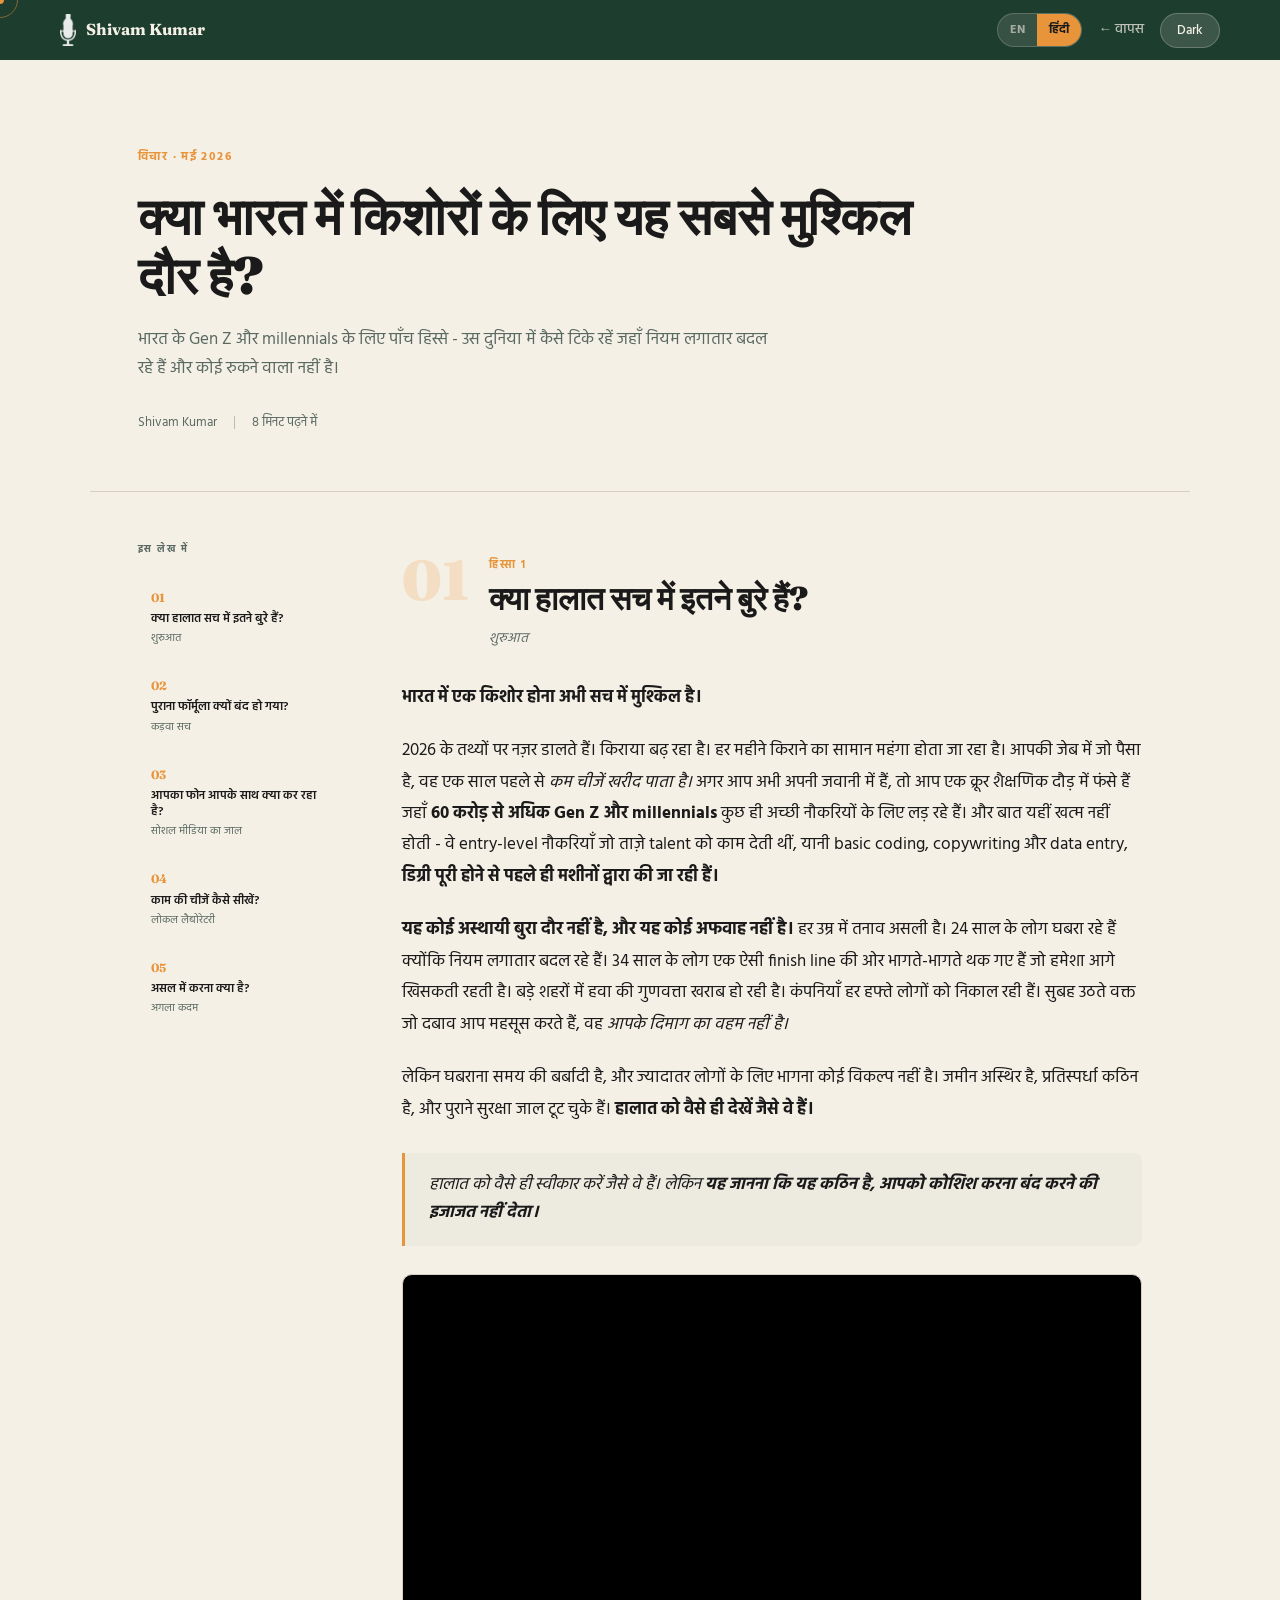
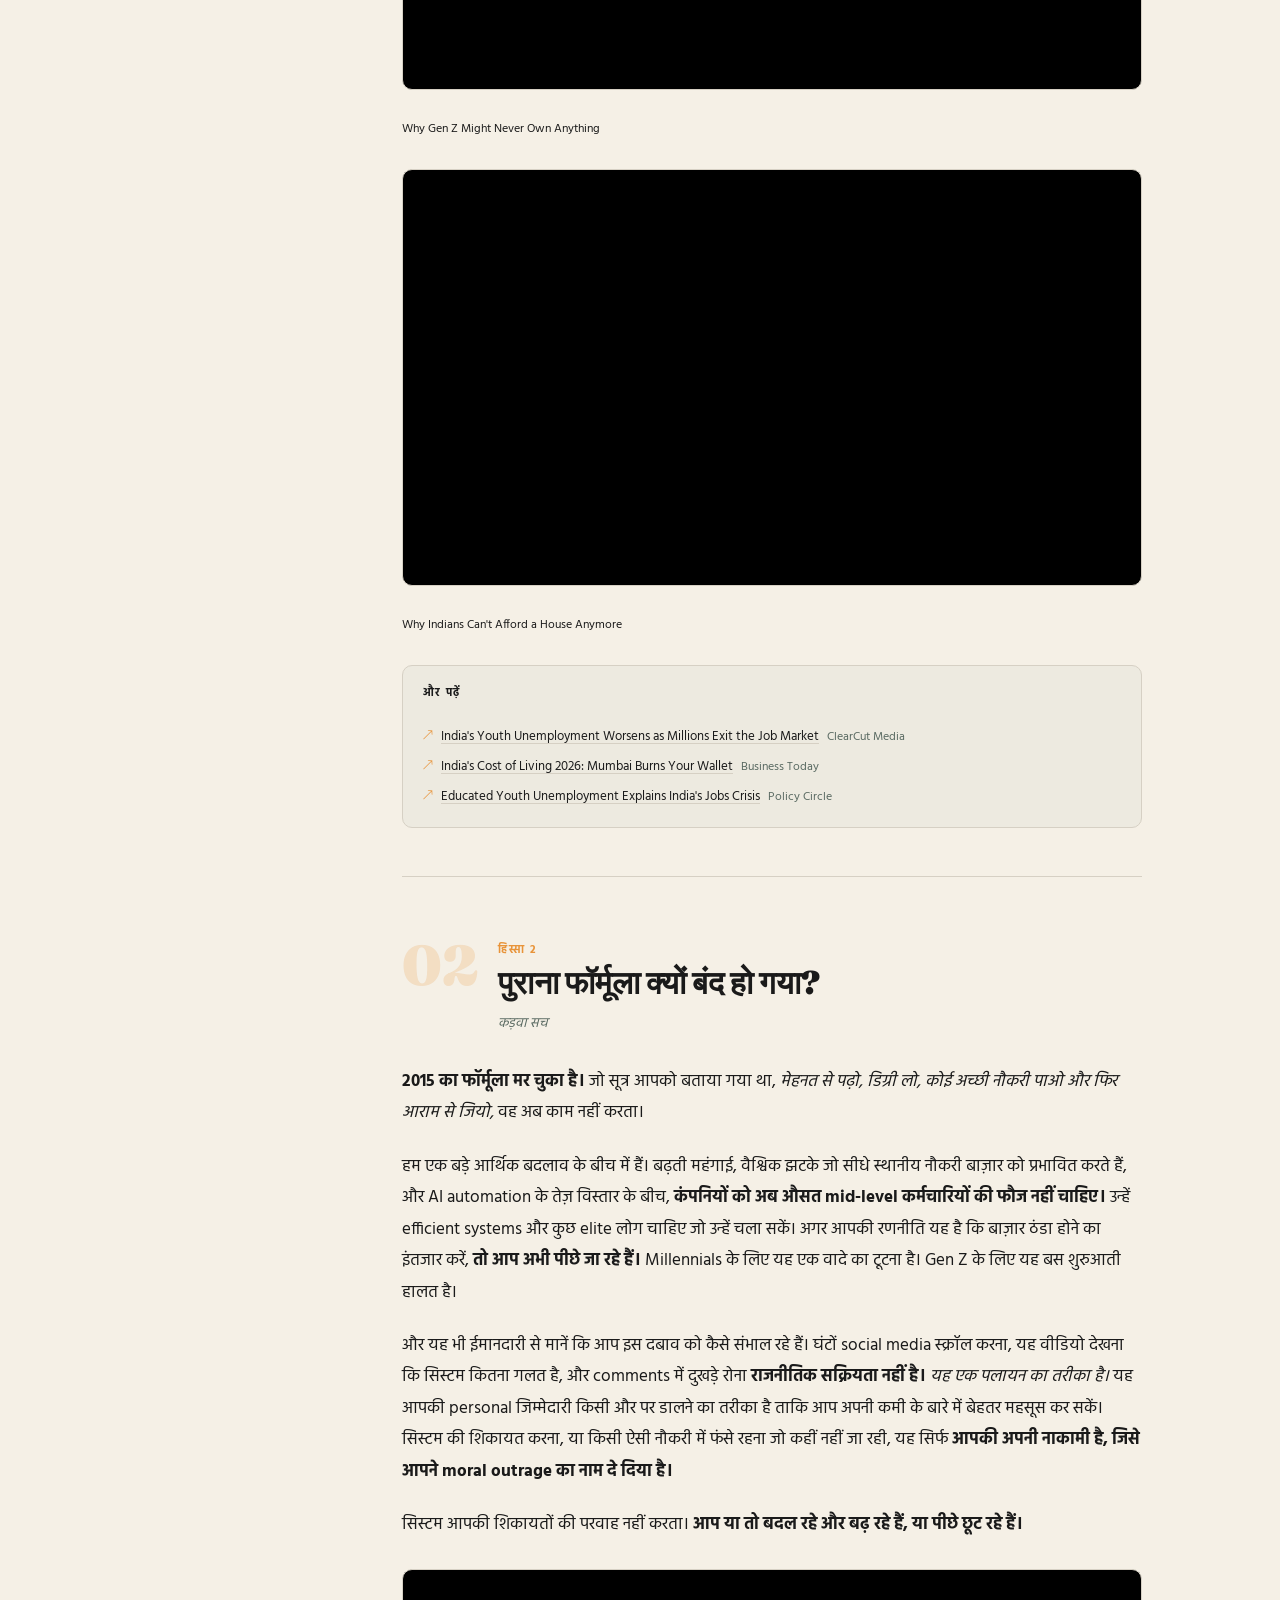
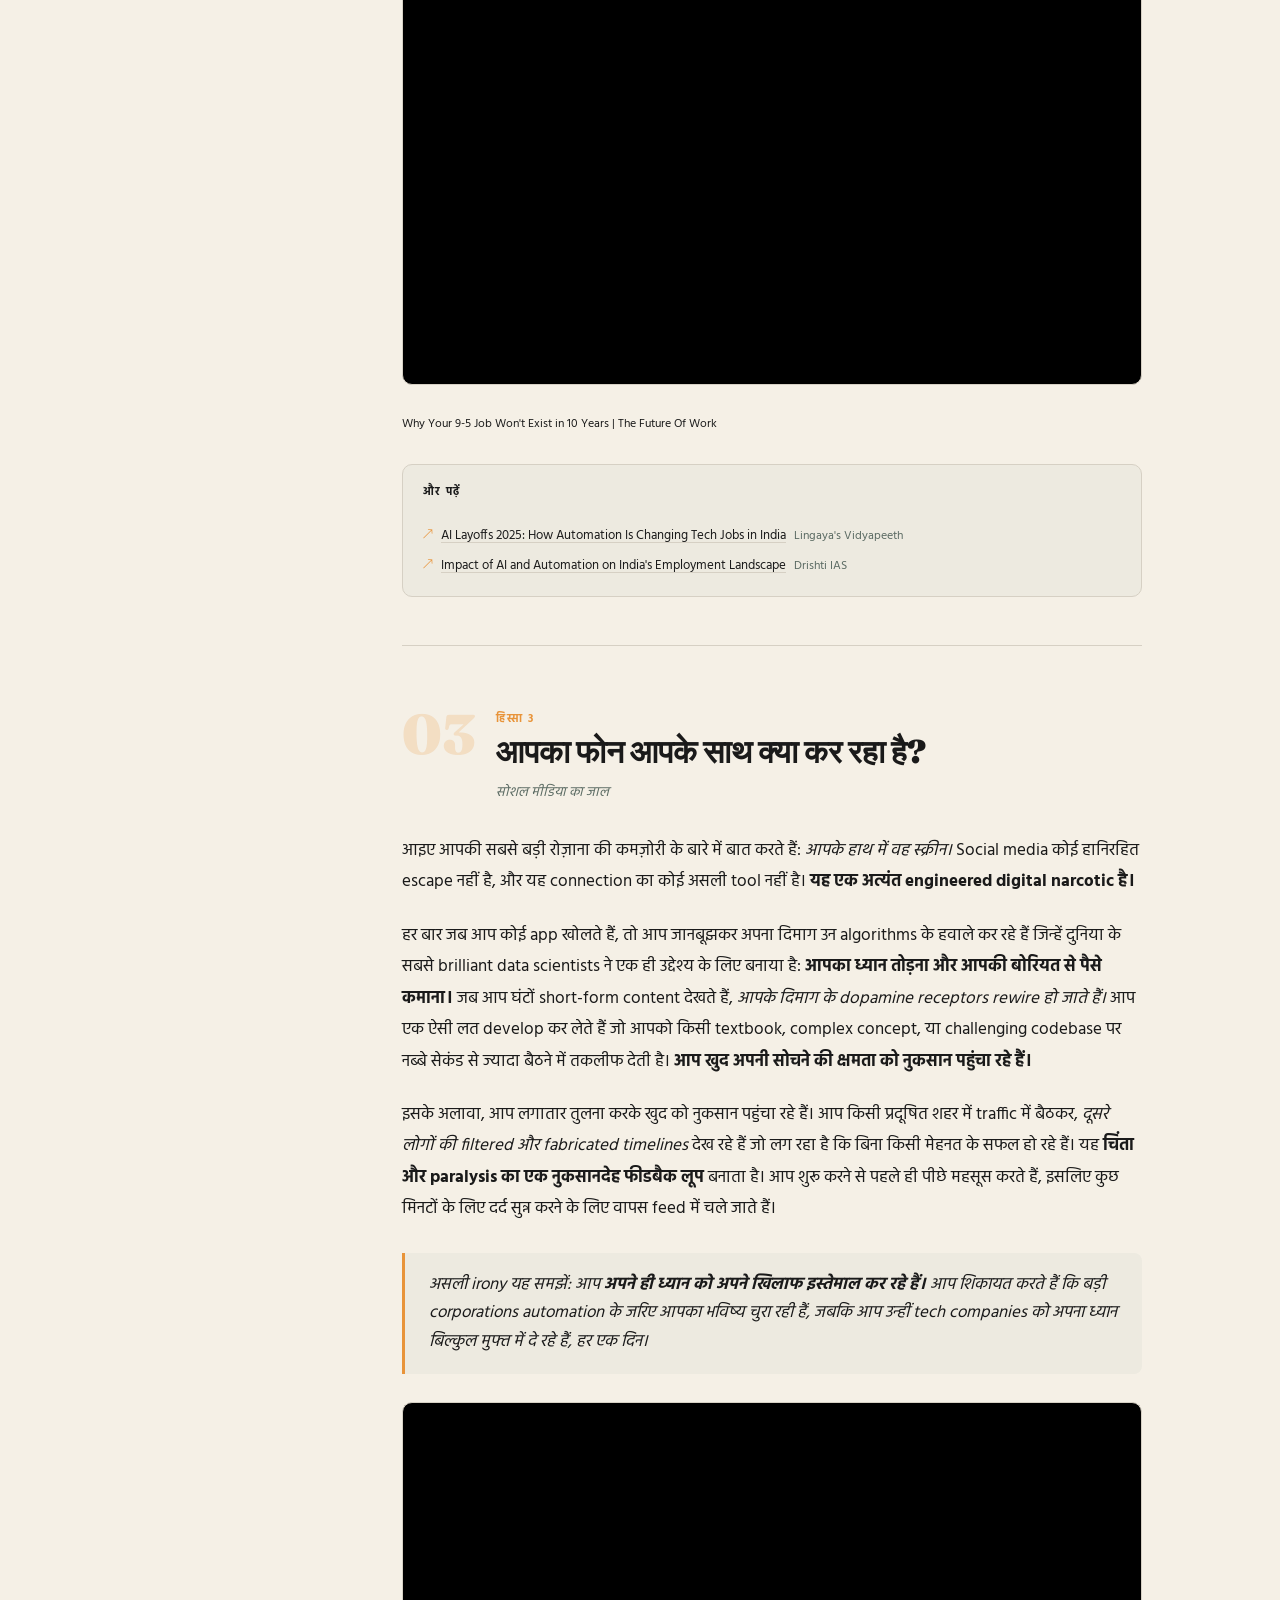
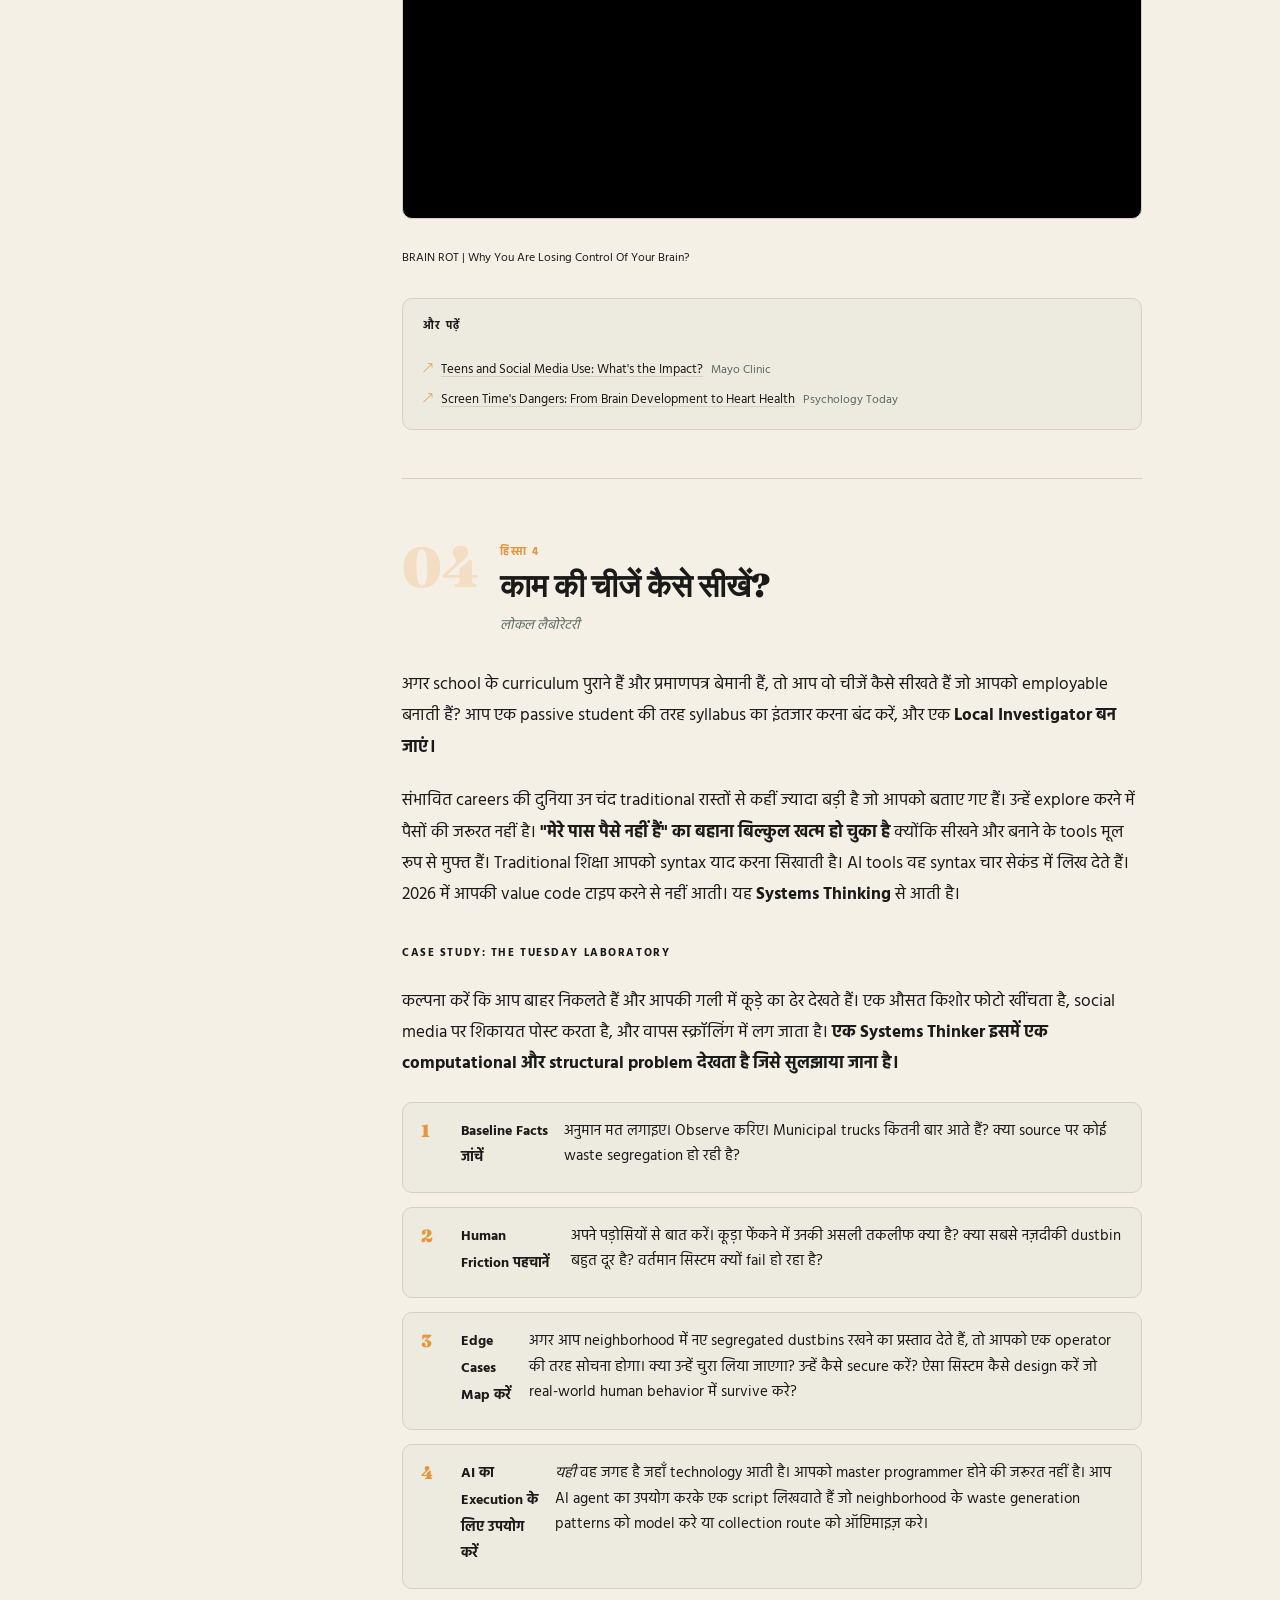
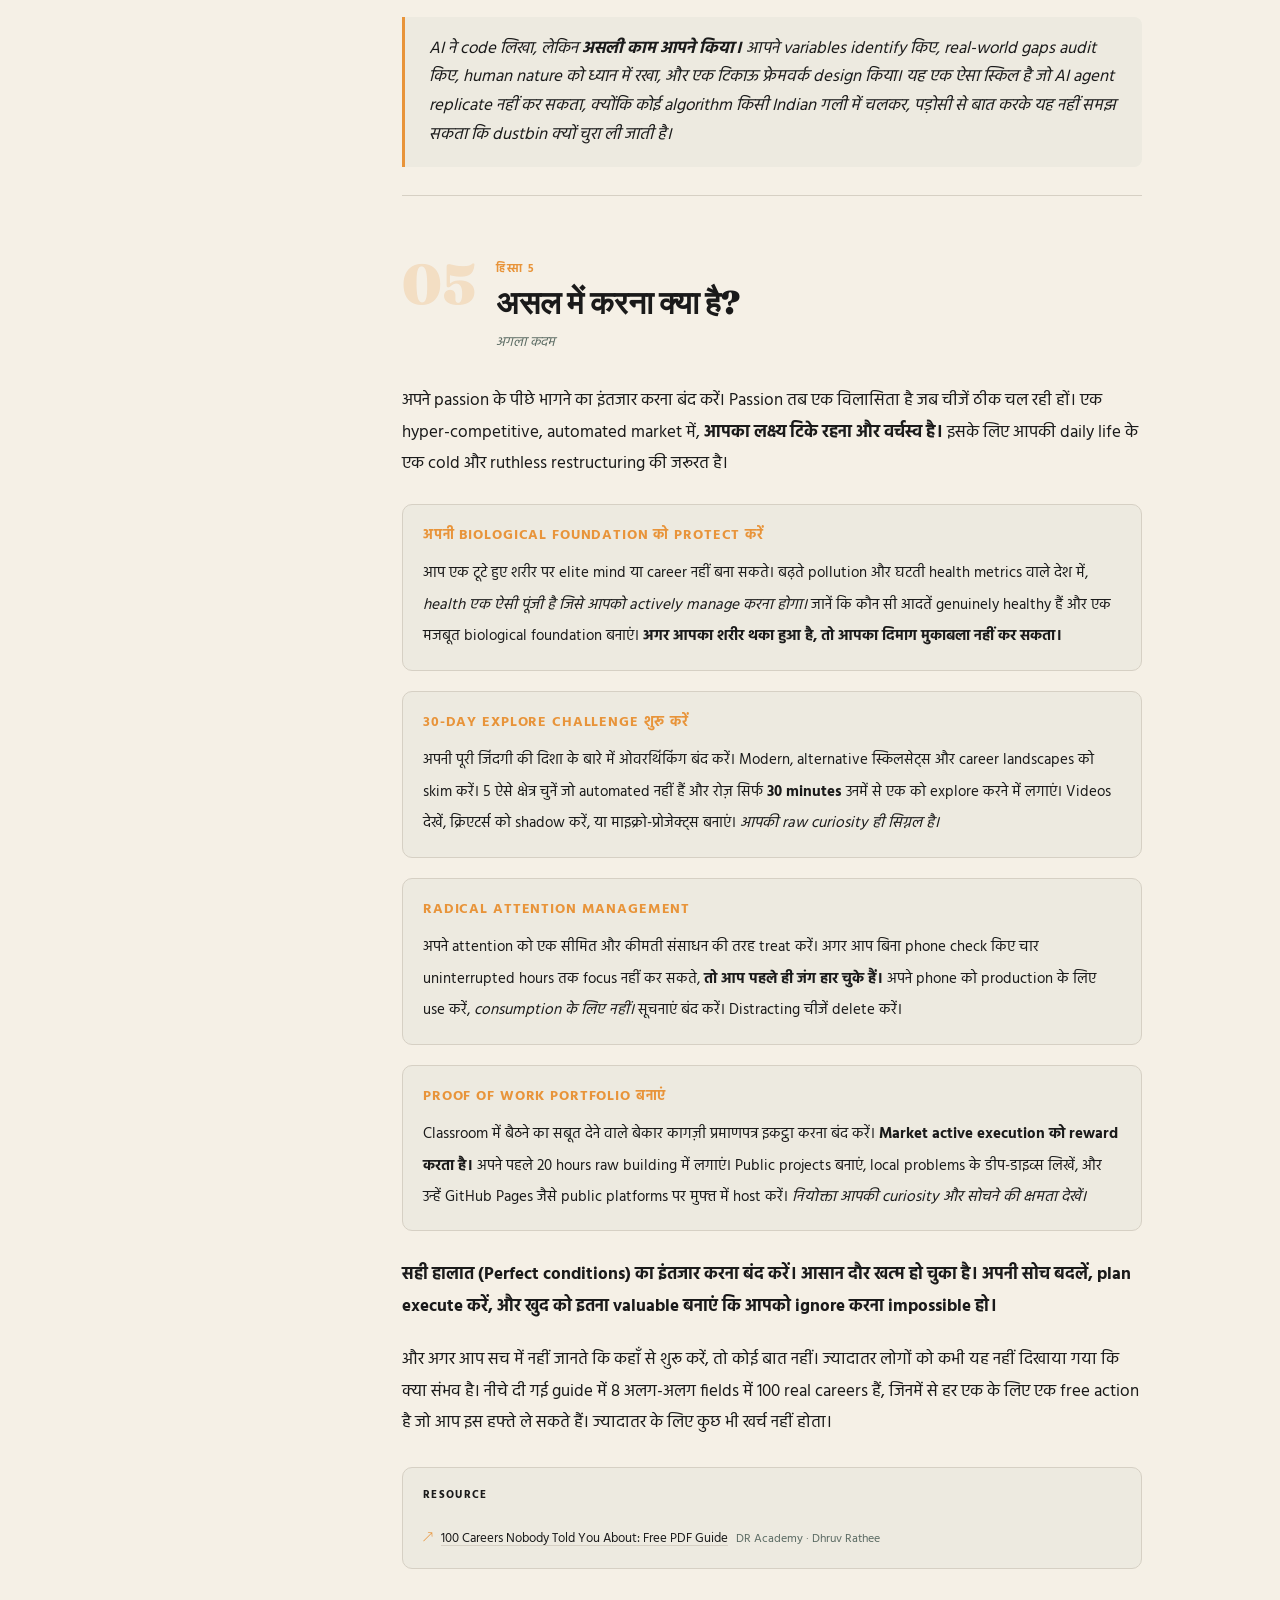
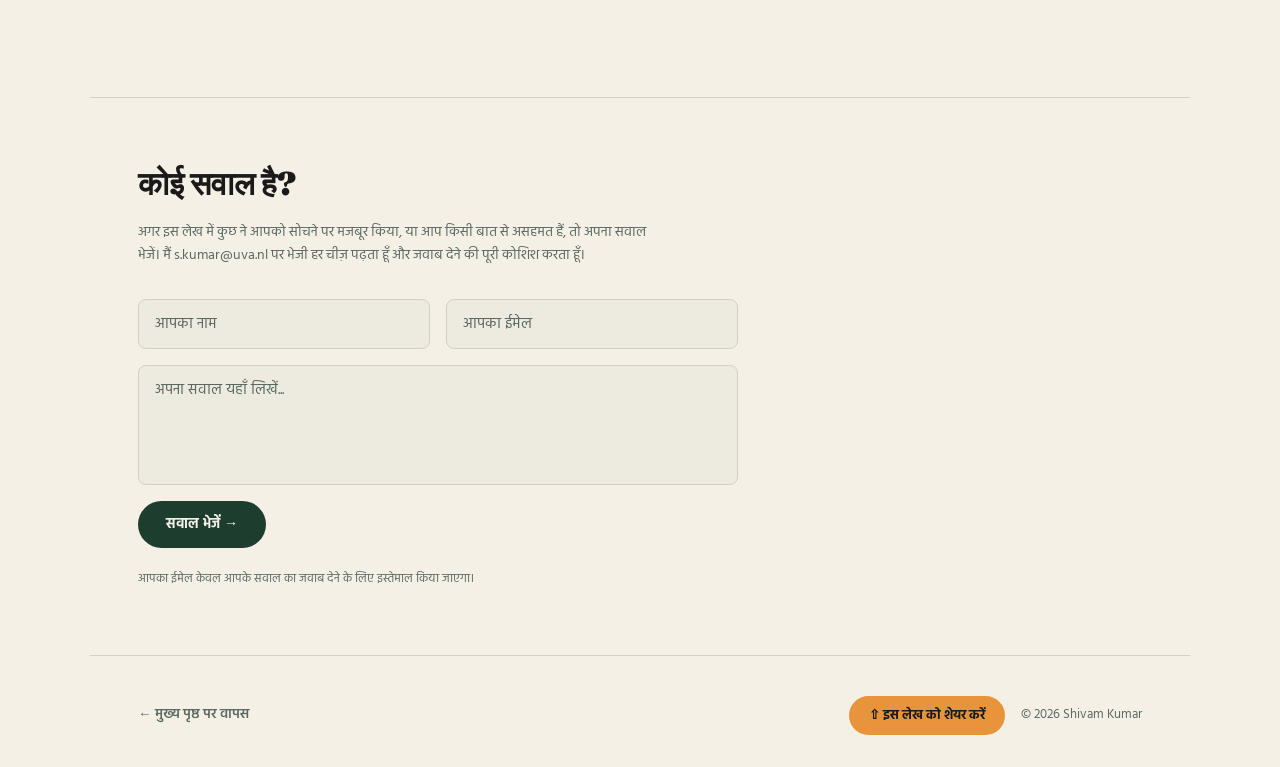
<file: battlefield-brief-hi.html>
<!DOCTYPE html>
<html lang="hi" data-theme="light">
<head>
  <meta charset="utf-8">
  <meta name="viewport" content="width=device-width, initial-scale=1">
  <link rel="icon" type="image/png" href="assets/img/logo.png">
  <title>क्या भारत में किशोरों के लिए यह सबसे मुश्किल दौर है? | Shivam Kumar</title>
  <meta name="description" content="भारत के Gen Z और millennials के लिए पाँच हिस्से - उस दुनिया में कैसे टिके रहें जहाँ नियम लगातार बदल रहे हैं।">
  <link rel="preconnect" href="https://fonts.googleapis.com">
  <link rel="preconnect" href="https://fonts.gstatic.com" crossorigin>
  <link href="https://fonts.googleapis.com/css2?family=Fraunces:ital,opsz,wght@0,9..144,400;0,9..144,700;0,9..144,900;1,9..144,700&family=Hind:wght@400;500;600;700&family=Open+Sans:wght@400;500;600;700&display=swap" rel="stylesheet">
  <script>
    (function() {
      var saved = localStorage.getItem('theme');
      var prefersDark = window.matchMedia('(prefers-color-scheme: dark)').matches;
      if (saved === 'dark' || (!saved && prefersDark)) {
        document.documentElement.setAttribute('data-theme', 'dark');
      }
    })();
  </script>
  <style>
    *, *::before, *::after { box-sizing: border-box; margin: 0; padding: 0; }

    :root {
      --green:   #1D3D2F;
      --cream:   #F5F0E6;
      --light:   #F5F0E6;
      --amber:   #E8943A;
      --text:    #1A1A1A;
      --muted:   #5A6A62;
      --card-bg: #EDEAE0;
      --border:  #D6D0C4;
    }
    [data-theme="dark"] {
      --green:   #0D2019;
      --cream:   #111815;
      --light:   #F0EBE0;
      --amber:   #E8943A;
      --text:    #E0DBD0;
      --muted:   #8A9E94;
      --card-bg: #1A2820;
      --border:  #2A3D32;
    }

    html { scroll-behavior: smooth; }

    @media (pointer: fine)  { * { cursor: none !important; } }
    @media (pointer: coarse) { #cursor-dot, #cursor-ring { display: none !important; } }

    #cursor-dot {
      position: fixed; width: 8px; height: 8px;
      background: var(--amber); border-radius: 50%;
      pointer-events: none; z-index: 9999;
      transform: translate(-50%,-50%);
      transition: width .2s, height .2s;
    }
    #cursor-ring {
      position: fixed; width: 36px; height: 36px;
      border: 1.5px solid var(--amber); border-radius: 50%;
      pointer-events: none; z-index: 9998;
      transform: translate(-50%,-50%); opacity: .5;
      transition: width .3s cubic-bezier(.22,1,.36,1),
                  height .3s cubic-bezier(.22,1,.36,1), opacity .3s;
    }

    body {
      font-family: 'Hind', 'Open Sans', sans-serif;
      background: var(--cream);
      color: var(--text);
      font-size: 17px;
      line-height: 1.85;
      transition: background 0.2s, color 0.2s;
    }

    a { color: inherit; text-decoration: none; }

    #read-progress {
      position: fixed; top: 0; left: 0;
      height: 3px; width: 0%;
      background: var(--amber); z-index: 9999;
      transition: width 0.1s linear;
    }

    nav {
      background: var(--green);
      padding: 0 60px;
      display: flex; align-items: center; justify-content: space-between;
      height: 60px; position: sticky; top: 0; z-index: 100;
    }
    .nav-logo { display: flex; align-items: center; gap: 10px; text-decoration: none; }
    .nav-logo img { height: 32px; width: auto; filter: brightness(0) invert(1); opacity: 0.9; }
    .nav-logo span {
      font-family: 'Fraunces', serif; font-weight: 700;
      font-size: 1rem; color: var(--light);
    }
    .nav-right { display: flex; align-items: center; gap: 16px; }
    .nav-back { font-size: 0.85rem; font-weight: 500; color: rgba(240,235,224,0.75); }
    .nav-back:hover { color: var(--light); }
    .lang-switch {
      display: flex; align-items: center; gap: 0;
      background: rgba(240,235,224,0.12);
      border: 1px solid rgba(240,235,224,0.2);
      border-radius: 100px; overflow: hidden;
    }
    .lang-switch a {
      padding: 5px 12px; font-size: 0.75rem; font-weight: 700;
      color: rgba(240,235,224,0.6); text-decoration: none;
      transition: background 0.2s, color 0.2s;
    }
    .lang-switch a.active {
      background: var(--amber); color: #1a1a1a;
    }
    .lang-switch a:not(.active):hover { color: var(--light); }
    #theme-toggle {
      background: rgba(240,235,224,0.15);
      border: 1px solid rgba(240,235,224,0.25);
      border-radius: 100px; padding: 6px 16px; cursor: pointer;
      font-size: 0.8rem; font-weight: 500; color: var(--light); font-family: inherit;
    }
    #theme-toggle:hover { background: rgba(240,235,224,0.25); }

    .article-hero {
      max-width: 1100px; margin: 0 auto;
      padding: 80px 48px 56px;
      border-bottom: 1px solid var(--border);
    }
    .article-tag {
      display: inline-block; font-size: 0.72rem; font-weight: 700;
      text-transform: uppercase; letter-spacing: 0.12em;
      color: var(--amber); margin-bottom: 20px;
    }
    .article-hero h1 {
      font-family: 'Fraunces', serif;
      font-size: clamp(2rem, 5vw, 3.2rem);
      font-weight: 900; line-height: 1.15;
      color: var(--text); margin-bottom: 20px; max-width: 820px;
    }
    .article-hero .lead {
      font-size: 1.05rem; color: var(--muted);
      line-height: 1.7; max-width: 640px; margin-bottom: 28px;
    }
    .article-byline {
      font-size: 0.82rem; color: var(--muted);
      display: flex; align-items: center; gap: 16px;
    }
    .article-byline .sep { opacity: 0.4; }

    .page-layout {
      max-width: 1100px; margin: 0 auto;
      padding: 0 48px 80px;
      display: grid; grid-template-columns: 200px 1fr;
      gap: 64px; align-items: start;
    }

    .sidebar { position: sticky; top: 80px; padding-top: 48px; }
    .sidebar-label {
      font-size: 0.65rem; font-weight: 700;
      text-transform: uppercase; letter-spacing: 0.14em;
      color: var(--muted); margin-bottom: 16px;
    }
    .sidebar-nav { list-style: none; display: flex; flex-direction: column; gap: 4px; }
    .sidebar-nav a {
      display: flex; flex-direction: column;
      padding: 10px 12px; border-radius: 8px;
      border: 1px solid transparent;
      transition: background 0.2s, border-color 0.2s;
    }
    .sidebar-nav a:hover { background: var(--card-bg); border-color: var(--border); }
    .sidebar-nav a.active { background: var(--card-bg); border-color: var(--amber); }
    .sidebar-nav .s-num {
      font-family: 'Fraunces', serif; font-size: 0.75rem;
      font-weight: 700; color: var(--amber); margin-bottom: 2px;
    }
    .sidebar-nav .s-title { font-size: 0.78rem; font-weight: 600; color: var(--text); line-height: 1.3; }
    .sidebar-nav .s-sub { font-size: 0.68rem; color: var(--muted); margin-top: 2px; }

    .article-content { min-width: 0; }

    .division { padding: 56px 0 0; border-bottom: 1px solid var(--border); }
    .division:last-child { border-bottom: none; }
    .division-header { display: flex; align-items: flex-start; gap: 20px; margin-bottom: 28px; }
    .division-num {
      font-family: 'Fraunces', serif; font-size: 3.5rem;
      font-weight: 900; line-height: 1; color: var(--amber);
      opacity: 0.2; flex-shrink: 0; margin-top: 4px; user-select: none;
    }
    .division-titles { flex: 1; }
    .division-label {
      font-size: 0.7rem; font-weight: 700; text-transform: uppercase;
      letter-spacing: 0.14em; color: var(--amber); margin-bottom: 6px;
    }
    .division h2 {
      font-family: 'Fraunces', serif;
      font-size: clamp(1.4rem, 3vw, 2rem);
      font-weight: 900; line-height: 1.2;
      color: var(--text); margin-bottom: 4px;
    }
    .division-sub { font-size: 0.85rem; color: var(--muted); font-style: italic; }
    .division p { margin-bottom: 22px; color: var(--text); }
    .division p:last-child { margin-bottom: 52px; }

    .callout {
      border-left: 3px solid var(--amber);
      padding: 18px 24px; background: var(--card-bg);
      border-radius: 0 8px 8px 0; margin: 28px 0;
      font-size: 1.05rem; font-style: italic;
      color: var(--text); line-height: 1.7;
    }

    .action-list {
      list-style: none; margin: 24px 0 28px;
      display: flex; flex-direction: column; gap: 20px;
    }
    .action-list li {
      padding: 18px 20px; background: var(--card-bg);
      border-radius: 10px; border: 1px solid var(--border);
    }
    .action-list .action-title {
      font-weight: 700; color: var(--amber); display: block;
      margin-bottom: 8px; font-size: 0.9rem;
      text-transform: uppercase; letter-spacing: 0.06em;
    }
    .action-list .action-body { color: var(--text); font-size: 0.96rem; line-height: 1.75; }

    .case-study-label {
      font-size: 0.7rem; font-weight: 700; text-transform: uppercase;
      letter-spacing: 0.14em; color: var(--amber); margin: 32px 0 12px;
    }
    .case-list {
      list-style: none; counter-reset: case-counter;
      display: flex; flex-direction: column; gap: 14px; margin: 0 0 28px;
    }
    .case-list li {
      counter-increment: case-counter;
      display: flex; gap: 16px; align-items: flex-start;
      padding: 16px 18px; background: var(--card-bg);
      border-radius: 10px; border: 1px solid var(--border);
    }
    .case-list li::before {
      content: counter(case-counter);
      font-family: 'Fraunces', serif; font-weight: 900;
      font-size: 1.1rem; color: var(--amber);
      flex-shrink: 0; min-width: 24px; line-height: 1.4;
    }
    .case-list .case-title { font-weight: 700; font-size: 0.9rem; display: block; margin-bottom: 4px; color: var(--text); }
    .case-list .case-body { font-size: 0.93rem; color: var(--text); line-height: 1.7; }

    .further-reading {
      margin: 28px 0 48px; padding: 18px 20px;
      background: var(--card-bg); border-radius: 10px; border: 1px solid var(--border);
    }
    .further-reading-label {
      font-size: 0.68rem; font-weight: 700; text-transform: uppercase;
      letter-spacing: 0.12em; color: var(--amber); margin-bottom: 12px;
    }
    .further-reading ul { list-style: none; display: flex; flex-direction: column; gap: 8px; }
    .further-reading li { display: flex; align-items: baseline; gap: 8px; font-size: 0.84rem; }
    .further-reading li::before { content: "↗"; color: var(--amber); flex-shrink: 0; font-size: 0.75rem; }
    .further-reading a {
      color: var(--text); text-decoration: underline;
      text-decoration-color: var(--border); text-underline-offset: 3px;
      transition: color 0.2s, text-decoration-color 0.2s; line-height: 1.4;
    }
    .further-reading a:hover { color: var(--amber); text-decoration-color: var(--amber); }
    .further-reading .source { font-size: 0.72rem; color: var(--muted); flex-shrink: 0; }

    .video-wrap {
      margin: 28px 0; border-radius: 10px; overflow: hidden;
      border: 1px solid var(--border); aspect-ratio: 16/9; background: #000;
    }
    .video-wrap iframe { width: 100%; height: 100%; border: none; display: block; }
    .video-caption { font-size: 0.78rem; color: var(--muted); margin-top: 8px; margin-bottom: 28px; }

    .question-section {
      max-width: 1100px; margin: 0 auto;
      padding: 56px 48px 64px; border-top: 1px solid var(--border);
    }
    .question-section h3 {
      font-family: 'Fraunces', serif;
      font-size: clamp(1.4rem, 3vw, 2rem);
      font-weight: 900; color: var(--text); margin-bottom: 8px;
    }
    .question-section .q-sub {
      font-size: 0.9rem; color: var(--muted);
      margin-bottom: 32px; max-width: 520px; line-height: 1.6;
    }
    .question-form { display: flex; flex-direction: column; gap: 16px; max-width: 600px; }
    .form-row { display: grid; grid-template-columns: 1fr 1fr; gap: 16px; }
    .question-form input, .question-form textarea {
      width: 100%; background: var(--card-bg);
      border: 1px solid var(--border); border-radius: 8px;
      padding: 12px 16px; font-family: inherit; font-size: 0.92rem;
      color: var(--text); transition: border-color 0.2s; resize: none;
    }
    .question-form input:focus, .question-form textarea:focus { outline: none; border-color: var(--amber); }
    .question-form input::placeholder, .question-form textarea::placeholder { color: var(--muted); }
    .question-form textarea { min-height: 120px; }
    .form-submit {
      display: inline-flex; align-items: center; gap: 8px;
      background: var(--green); color: var(--light);
      border: none; border-radius: 100px; padding: 12px 28px;
      font-size: 0.88rem; font-weight: 700; font-family: inherit;
      cursor: pointer; transition: opacity 0.2s, transform 0.15s; align-self: flex-start;
    }
    .form-submit:hover { opacity: 0.85; transform: translateY(-1px); }
    .form-note { font-size: 0.75rem; color: var(--muted); margin-top: 4px; }

    .share-btn {
      display: flex; align-items: center; gap: 7px;
      background: var(--amber); color: #1a1a1a;
      border: none; border-radius: 100px; padding: 9px 20px;
      font-size: 0.82rem; font-weight: 700; font-family: inherit;
      cursor: pointer; transition: opacity 0.2s, transform 0.15s;
    }
    .share-btn:hover { opacity: 0.88; transform: translateY(-1px); }
    .share-btn.copied { background: var(--green); color: var(--light); }

    .article-close {
      max-width: 1100px; margin: 0 auto; padding: 40px 48px 32px;
      border-top: 1px solid var(--border);
      display: flex; align-items: center; justify-content: space-between;
      gap: 20px; flex-wrap: wrap;
    }
    .close-back { font-size: 0.85rem; font-weight: 600; color: var(--muted); transition: color 0.2s; }
    .close-back:hover { color: var(--amber); }

    @media (max-width: 900px) {
      .page-layout { grid-template-columns: 1fr; gap: 0; padding-left: 24px; padding-right: 24px; }
      .sidebar { display: none; }
      nav { padding: 0 20px; }
      .article-hero { padding-left: 24px; padding-right: 24px; padding-top: 52px; }
      .question-section { padding: 40px 20px 56px; }
      .form-row { grid-template-columns: 1fr; }
      .article-close { padding-left: 24px; padding-right: 24px; flex-direction: column; }
    }
  </style>
</head>
<body>

  <div id="read-progress"></div>
  <div id="cursor-dot"></div>
  <div id="cursor-ring"></div>

  <nav>
    <a href="index.html" class="nav-logo">
      <img src="assets/img/logo.png" alt="Water Bottle">
      <span>Shivam Kumar</span>
    </a>
    <div class="nav-right">
      <div class="lang-switch">
        <a href="battlefield-brief.html">EN</a>
        <a href="battlefield-brief-hi.html" class="active">हिंदी</a>
      </div>
      <a href="index.html" class="nav-back">&larr; वापस</a>
      <button id="theme-toggle">Dark</button>
    </div>
  </nav>

  <header class="article-hero">
    <span class="article-tag">विचार &middot; मई 2026</span>
    <h1>क्या भारत में किशोरों के लिए यह सबसे मुश्किल दौर है?</h1>
    <p class="lead">भारत के Gen Z और millennials के लिए पाँच हिस्से - उस दुनिया में कैसे टिके रहें जहाँ नियम लगातार बदल रहे हैं और कोई रुकने वाला नहीं है।</p>
    <div class="article-byline">
      <span>Shivam Kumar</span>
      <span class="sep">|</span>
      <span>8 मिनट पढ़ने में</span>
    </div>
  </header>

  <div class="page-layout">

    <aside class="sidebar">
      <p class="sidebar-label">इस लेख में</p>
      <ul class="sidebar-nav">
        <li>
          <a href="#div1" class="active">
            <span class="s-num">01</span>
            <span class="s-title">क्या हालात सच में इतने बुरे हैं?</span>
            <span class="s-sub">शुरुआत</span>
          </a>
        </li>
        <li>
          <a href="#div2">
            <span class="s-num">02</span>
            <span class="s-title">पुराना फॉर्मूला क्यों बंद हो गया?</span>
            <span class="s-sub">कड़वा सच</span>
          </a>
        </li>
        <li>
          <a href="#div3">
            <span class="s-num">03</span>
            <span class="s-title">आपका फोन आपके साथ क्या कर रहा है?</span>
            <span class="s-sub">सोशल मीडिया का जाल</span>
          </a>
        </li>
        <li>
          <a href="#div4">
            <span class="s-num">04</span>
            <span class="s-title">काम की चीजें कैसे सीखें?</span>
            <span class="s-sub">लोकल लैबोरेटरी</span>
          </a>
        </li>
        <li>
          <a href="#div5">
            <span class="s-num">05</span>
            <span class="s-title">असल में करना क्या है?</span>
            <span class="s-sub">अगला कदम</span>
          </a>
        </li>
      </ul>
    </aside>

    <main class="article-content">

      <!-- DIVISION 1 -->
      <div class="division" id="div1">
        <div class="division-header">
          <span class="division-num">01</span>
          <div class="division-titles">
            <span class="division-label">हिस्सा 1</span>
            <h2>क्या हालात सच में इतने बुरे हैं?</h2>
            <span class="division-sub">शुरुआत</span>
          </div>
        </div>

        <p><strong>भारत में एक किशोर होना अभी सच में मुश्किल है।</strong></p>

        <p>2026 के तथ्यों पर नज़र डालते हैं। किराया बढ़ रहा है। हर महीने किराने का सामान महंगा होता जा रहा है। आपकी जेब में जो पैसा है, वह एक साल पहले से <em>कम चीजें खरीद पाता है।</em> अगर आप अभी अपनी जवानी में हैं, तो आप एक क्रूर शैक्षणिक दौड़ में फंसे हैं जहाँ <strong>60 करोड़ से अधिक Gen Z और millennials</strong> कुछ ही अच्छी नौकरियों के लिए लड़ रहे हैं। और बात यहीं खत्म नहीं होती - वे entry-level नौकरियाँ जो ताज़े talent को काम देती थीं, यानी basic coding, copywriting और data entry, <strong>डिग्री पूरी होने से पहले ही मशीनों द्वारा की जा रही हैं।</strong></p>

        <p><strong>यह कोई अस्थायी बुरा दौर नहीं है, और यह कोई अफवाह नहीं है।</strong> हर उम्र में तनाव असली है। 24 साल के लोग घबरा रहे हैं क्योंकि नियम लगातार बदल रहे हैं। 34 साल के लोग एक ऐसी finish line की ओर भागते-भागते थक गए हैं जो हमेशा आगे खिसकती रहती है। बड़े शहरों में हवा की गुणवत्ता खराब हो रही है। कंपनियाँ हर हफ्ते लोगों को निकाल रही हैं। सुबह उठते वक्त जो दबाव आप महसूस करते हैं, वह <em>आपके दिमाग का वहम नहीं है।</em></p>

        <p>लेकिन घबराना समय की बर्बादी है, और ज्यादातर लोगों के लिए भागना कोई विकल्प नहीं है। जमीन अस्थिर है, प्रतिस्पर्धा कठिन है, और पुराने सुरक्षा जाल टूट चुके हैं। <strong>हालात को वैसे ही देखें जैसे वे हैं।</strong></p>

        <div class="callout">
          हालात को वैसे ही स्वीकार करें जैसे वे हैं। लेकिन <strong>यह जानना कि यह कठिन है, आपको कोशिश करना बंद करने की इजाजत नहीं देता।</strong>
        </div>

        <div class="video-wrap">
          <iframe src="https://www.youtube.com/embed/IpvBrSsKoAY" title="Why Gen Z Might Never Own Anything" allowfullscreen></iframe>
        </div>
        <p class="video-caption">Why Gen Z Might Never Own Anything</p>
        <div class="video-wrap">
          <iframe src="https://www.youtube.com/embed/pCs-VQ6J87M" title="Why Indians Can't Afford a House Anymore" allowfullscreen></iframe>
        </div>
        <p class="video-caption">Why Indians Can't Afford a House Anymore</p>
        <div class="further-reading">
          <p class="further-reading-label">और पढ़ें</p>
          <ul>
            <li>
              <a href="https://clearcutmedia.co.in/india-youth-unemployment-discouraged-workers/" target="_blank" rel="noopener">India's Youth Unemployment Worsens as Millions Exit the Job Market</a>
              <span class="source">ClearCut Media</span>
            </li>
            <li>
              <a href="https://www.businesstoday.in/latest/trends/story/indias-cost-of-living-2026-with-rs-27k-monthly-base-rent-for-singles-mumbai-burns-your-wallet-kolkata-lets-you-breathe-521293-2026-03-19" target="_blank" rel="noopener">India's Cost of Living 2026: Mumbai Burns Your Wallet</a>
              <span class="source">Business Today</span>
            </li>
            <li>
              <a href="https://www.policycircle.org/society/educated-youth-unemployment/" target="_blank" rel="noopener">Educated Youth Unemployment Explains India's Jobs Crisis</a>
              <span class="source">Policy Circle</span>
            </li>
          </ul>
        </div>
      </div>

      <!-- DIVISION 2 -->
      <div class="division" id="div2">
        <div class="division-header">
          <span class="division-num">02</span>
          <div class="division-titles">
            <span class="division-label">हिस्सा 2</span>
            <h2>पुराना फॉर्मूला क्यों बंद हो गया?</h2>
            <span class="division-sub">कड़वा सच</span>
          </div>
        </div>

        <p><strong>2015 का फॉर्मूला मर चुका है।</strong> जो सूत्र आपको बताया गया था, <em>मेहनत से पढ़ो, डिग्री लो, कोई अच्छी नौकरी पाओ और फिर आराम से जियो,</em> वह अब काम नहीं करता।</p>

        <p>हम एक बड़े आर्थिक बदलाव के बीच में हैं। बढ़ती महंगाई, वैश्विक झटके जो सीधे स्थानीय नौकरी बाज़ार को प्रभावित करते हैं, और AI automation के तेज़ विस्तार के बीच, <strong>कंपनियों को अब औसत mid-level कर्मचारियों की फौज नहीं चाहिए।</strong> उन्हें efficient systems और कुछ elite लोग चाहिए जो उन्हें चला सकें। अगर आपकी रणनीति यह है कि बाज़ार ठंडा होने का इंतजार करें, <strong>तो आप अभी पीछे जा रहे हैं।</strong> Millennials के लिए यह एक वादे का टूटना है। Gen Z के लिए यह बस शुरुआती हालत है।</p>

        <p>और यह भी ईमानदारी से मानें कि आप इस दबाव को कैसे संभाल रहे हैं। घंटों social media स्क्रॉल करना, यह वीडियो देखना कि सिस्टम कितना गलत है, और comments में दुखड़े रोना <strong>राजनीतिक सक्रियता नहीं है।</strong> <em>यह एक पलायन का तरीका है।</em> यह आपकी personal जिम्मेदारी किसी और पर डालने का तरीका है ताकि आप अपनी कमी के बारे में बेहतर महसूस कर सकें। सिस्टम की शिकायत करना, या किसी ऐसी नौकरी में फंसे रहना जो कहीं नहीं जा रही, यह सिर्फ <strong>आपकी अपनी नाकामी है, जिसे आपने moral outrage का नाम दे दिया है।</strong></p>

        <p>सिस्टम आपकी शिकायतों की परवाह नहीं करता। <strong>आप या तो बदल रहे और बढ़ रहे हैं, या पीछे छूट रहे हैं।</strong></p>

        <div class="video-wrap">
          <iframe src="https://www.youtube.com/embed/PLSDUsi4vY8" title="Why Your 9-5 Job Won't Exist in 10 Years" allowfullscreen></iframe>
        </div>
        <p class="video-caption">Why Your 9-5 Job Won't Exist in 10 Years | The Future Of Work</p>
        <div class="further-reading">
          <p class="further-reading-label">और पढ़ें</p>
          <ul>
            <li>
              <a href="https://www.lingayasvidyapeeth.edu.in/ai-layoffs-in-india/" target="_blank" rel="noopener">AI Layoffs 2025: How Automation Is Changing Tech Jobs in India</a>
              <span class="source">Lingaya's Vidyapeeth</span>
            </li>
            <li>
              <a href="https://www.drishtiias.com/blog/impact-of-ai-and-automation-on-indias-employment-landscape" target="_blank" rel="noopener">Impact of AI and Automation on India's Employment Landscape</a>
              <span class="source">Drishti IAS</span>
            </li>
          </ul>
        </div>
      </div>

      <!-- DIVISION 3 -->
      <div class="division" id="div3">
        <div class="division-header">
          <span class="division-num">03</span>
          <div class="division-titles">
            <span class="division-label">हिस्सा 3</span>
            <h2>आपका फोन आपके साथ क्या कर रहा है?</h2>
            <span class="division-sub">सोशल मीडिया का जाल</span>
          </div>
        </div>

        <p>आइए आपकी सबसे बड़ी रोज़ाना की कमज़ोरी के बारे में बात करते हैं: <em>आपके हाथ में वह स्क्रीन।</em> Social media कोई हानिरहित escape नहीं है, और यह connection का कोई असली tool नहीं है। <strong>यह एक अत्यंत engineered digital narcotic है।</strong></p>

        <p>हर बार जब आप कोई app खोलते हैं, तो आप जानबूझकर अपना दिमाग उन algorithms के हवाले कर रहे हैं जिन्हें दुनिया के सबसे brilliant data scientists ने एक ही उद्देश्य के लिए बनाया है: <strong>आपका ध्यान तोड़ना और आपकी बोरियत से पैसे कमाना।</strong> जब आप घंटों short-form content देखते हैं, <em>आपके दिमाग के dopamine receptors rewire हो जाते हैं।</em> आप एक ऐसी लत develop कर लेते हैं जो आपको किसी textbook, complex concept, या challenging codebase पर नब्बे सेकंड से ज्यादा बैठने में तकलीफ देती है। <strong>आप खुद अपनी सोचने की क्षमता को नुकसान पहुंचा रहे हैं।</strong></p>

        <p>इसके अलावा, आप लगातार तुलना करके खुद को नुकसान पहुंचा रहे हैं। आप किसी प्रदूषित शहर में traffic में बैठकर, <em>दूसरे लोगों की filtered और fabricated timelines</em> देख रहे हैं जो लग रहा है कि बिना किसी मेहनत के सफल हो रहे हैं। यह <strong>चिंता और paralysis का एक नुकसानदेह फीडबैक लूप</strong> बनाता है। आप शुरू करने से पहले ही पीछे महसूस करते हैं, इसलिए कुछ मिनटों के लिए दर्द सुन्न करने के लिए वापस feed में चले जाते हैं।</p>

        <div class="callout">
          असली irony यह समझें: आप <strong>अपने ही ध्यान को अपने खिलाफ इस्तेमाल कर रहे हैं।</strong> आप शिकायत करते हैं कि बड़ी corporations automation के जरिए आपका भविष्य चुरा रही हैं, जबकि आप उन्हीं tech companies को अपना ध्यान बिल्कुल मुफ्त में दे रहे हैं, हर एक दिन।
        </div>

        <div class="video-wrap">
          <iframe src="https://www.youtube.com/embed/H86iO0mtsDI" title="BRAIN ROT | Why You Are Losing Control Of Your Brain?" allowfullscreen></iframe>
        </div>
        <p class="video-caption">BRAIN ROT | Why You Are Losing Control Of Your Brain?</p>
        <div class="further-reading">
          <p class="further-reading-label">और पढ़ें</p>
          <ul>
            <li>
              <a href="https://www.mayoclinic.org/healthy-lifestyle/tween-and-teen-health/in-depth/teens-and-social-media-use/art-20474437" target="_blank" rel="noopener">Teens and Social Media Use: What's the Impact?</a>
              <span class="source">Mayo Clinic</span>
            </li>
            <li>
              <a href="https://www.psychologytoday.com/us/blog/the-age-of-overindulgence/202509/screen-times-dangers-from-brain-development-to-heart-health" target="_blank" rel="noopener">Screen Time's Dangers: From Brain Development to Heart Health</a>
              <span class="source">Psychology Today</span>
            </li>
          </ul>
        </div>
      </div>

      <!-- DIVISION 4 -->
      <div class="division" id="div4">
        <div class="division-header">
          <span class="division-num">04</span>
          <div class="division-titles">
            <span class="division-label">हिस्सा 4</span>
            <h2>काम की चीजें कैसे सीखें?</h2>
            <span class="division-sub">लोकल लैबोरेटरी</span>
          </div>
        </div>

        <p>अगर school के curriculum पुराने हैं और प्रमाणपत्र बेमानी हैं, तो आप वो चीजें कैसे सीखते हैं जो आपको employable बनाती हैं? आप एक passive student की तरह syllabus का इंतजार करना बंद करें, और एक <strong>Local Investigator बन जाएं।</strong></p>

        <p>संभावित careers की दुनिया उन चंद traditional रास्तों से कहीं ज्यादा बड़ी है जो आपको बताए गए हैं। उन्हें explore करने में पैसों की जरूरत नहीं है। <strong>"मेरे पास पैसे नहीं हैं" का बहाना बिल्कुल खत्म हो चुका है</strong> क्योंकि सीखने और बनाने के tools मूल रूप से मुफ्त हैं। Traditional शिक्षा आपको syntax याद करना सिखाती है। AI tools वह syntax चार सेकंड में लिख देते हैं। 2026 में आपकी value code टाइप करने से नहीं आती। यह <strong>Systems Thinking</strong> से आती है।</p>

        <p class="case-study-label">Case Study: The Tuesday Laboratory</p>

        <p>कल्पना करें कि आप बाहर निकलते हैं और आपकी गली में कूड़े का ढेर देखते हैं। एक औसत किशोर फोटो खींचता है, social media पर शिकायत पोस्ट करता है, और वापस स्क्रॉलिंग में लग जाता है। <strong>एक Systems Thinker इसमें एक computational और structural problem देखता है जिसे सुलझाया जाना है।</strong></p>

        <ol class="case-list">
          <li>
            <span class="case-title">Baseline Facts जांचें</span>
            <span class="case-body">अनुमान मत लगाइए। Observe करिए। Municipal trucks कितनी बार आते हैं? क्या source पर कोई waste segregation हो रही है?</span>
          </li>
          <li>
            <span class="case-title">Human Friction पहचानें</span>
            <span class="case-body">अपने पड़ोसियों से बात करें। कूड़ा फेंकने में उनकी असली तकलीफ क्या है? क्या सबसे नज़दीकी dustbin बहुत दूर है? वर्तमान सिस्टम क्यों fail हो रहा है?</span>
          </li>
          <li>
            <span class="case-title">Edge Cases Map करें</span>
            <span class="case-body">अगर आप neighborhood में नए segregated dustbins रखने का प्रस्ताव देते हैं, तो आपको एक operator की तरह सोचना होगा। क्या उन्हें चुरा लिया जाएगा? उन्हें कैसे secure करें? ऐसा सिस्टम कैसे design करें जो real-world human behavior में survive करे?</span>
          </li>
          <li>
            <span class="case-title">AI का Execution के लिए उपयोग करें</span>
            <span class="case-body"><em>यही</em> वह जगह है जहाँ technology आती है। आपको master programmer होने की जरूरत नहीं है। आप AI agent का उपयोग करके एक script लिखवाते हैं जो neighborhood के waste generation patterns को model करे या collection route को ऑप्टिमाइज़ करे।</span>
          </li>
        </ol>

        <div class="callout">
          AI ने code लिखा, लेकिन <strong>असली काम आपने किया।</strong> आपने variables identify किए, real-world gaps audit किए, human nature को ध्यान में रखा, और एक टिकाऊ फ्रेमवर्क design किया। <em>यह एक ऐसा स्किल है जो AI agent replicate नहीं कर सकता,</em> क्योंकि कोई algorithm किसी Indian गली में चलकर, पड़ोसी से बात करके यह नहीं समझ सकता कि dustbin क्यों चुरा ली जाती है।
        </div>
      </div>

      <!-- DIVISION 5 -->
      <div class="division" id="div5">
        <div class="division-header">
          <span class="division-num">05</span>
          <div class="division-titles">
            <span class="division-label">हिस्सा 5</span>
            <h2>असल में करना क्या है?</h2>
            <span class="division-sub">अगला कदम</span>
          </div>
        </div>

        <p>अपने passion के पीछे भागने का इंतजार करना बंद करें। Passion तब एक विलासिता है जब चीजें ठीक चल रही हों। एक hyper-competitive, automated market में, <strong>आपका लक्ष्य टिके रहना और वर्चस्व है।</strong> इसके लिए आपकी daily life के एक cold और ruthless restructuring की जरूरत है।</p>

        <ul class="action-list">
          <li>
            <span class="action-title">अपनी Biological Foundation को Protect करें</span>
            <span class="action-body">आप एक टूटे हुए शरीर पर elite mind या career नहीं बना सकते। बढ़ते pollution और घटती health metrics वाले देश में, <em>health एक ऐसी पूंजी है जिसे आपको actively manage करना होगा।</em> जानें कि कौन सी आदतें genuinely healthy हैं और एक मजबूत biological foundation बनाएं। <strong>अगर आपका शरीर थका हुआ है, तो आपका दिमाग मुकाबला नहीं कर सकता।</strong></span>
          </li>
          <li>
            <span class="action-title">30-Day Explore Challenge शुरू करें</span>
            <span class="action-body">अपनी पूरी जिंदगी की दिशा के बारे में ओवरथिंकिंग बंद करें। Modern, alternative स्किलसेट्स और career landscapes को skim करें। 5 ऐसे क्षेत्र चुनें जो automated नहीं हैं और रोज़ सिर्फ <strong>30 minutes</strong> उनमें से एक को explore करने में लगाएं। Videos देखें, क्रिएटर्स को shadow करें, या माइक्रो-प्रोजेक्ट्स बनाएं। <em>आपकी raw curiosity ही सिग्नल है।</em></span>
          </li>
          <li>
            <span class="action-title">Radical Attention Management</span>
            <span class="action-body">अपने attention को एक सीमित और कीमती संसाधन की तरह treat करें। अगर आप बिना phone check किए चार uninterrupted hours तक focus नहीं कर सकते, <strong>तो आप पहले ही जंग हार चुके हैं।</strong> अपने phone को production के लिए use करें, <em>consumption के लिए नहीं।</em> सूचनाएं बंद करें। Distracting चीजें delete करें।</span>
          </li>
          <li>
            <span class="action-title">Proof of Work Portfolio बनाएं</span>
            <span class="action-body">Classroom में बैठने का सबूत देने वाले बेकार कागज़ी प्रमाणपत्र इकट्ठा करना बंद करें। <strong>Market active execution को reward करता है।</strong> अपने पहले 20 hours raw building में लगाएं। Public projects बनाएं, local problems के डीप-डाइव्स लिखें, और उन्हें GitHub Pages जैसे public platforms पर मुफ्त में host करें। <em>नियोक्ता आपकी curiosity और सोचने की क्षमता देखें।</em></span>
          </li>
        </ul>

        <p><strong>सही हालात (Perfect conditions) का इंतजार करना बंद करें। आसान दौर खत्म हो चुका है। अपनी सोच बदलें, plan execute करें, और खुद को इतना valuable बनाएं कि आपको ignore करना impossible हो।</strong></p>

        <p>और अगर आप सच में नहीं जानते कि कहाँ से शुरू करें, तो कोई बात नहीं। ज्यादातर लोगों को कभी यह नहीं दिखाया गया कि क्या संभव है। नीचे दी गई guide में 8 अलग-अलग fields में 100 real careers हैं, जिनमें से हर एक के लिए एक free action है जो आप इस हफ्ते ले सकते हैं। ज्यादातर के लिए कुछ भी खर्च नहीं होता।</p>
        <div class="further-reading">
          <p class="further-reading-label">Resource</p>
          <ul>
            <li>
              <a href="100_Careers Guide Full PDF.pdf" target="_blank" rel="noopener">100 Careers Nobody Told You About: Free PDF Guide</a>
              <span class="source">DR Academy &middot; Dhruv Rathee</span>
            </li>
          </ul>
        </div>
      </div>

    </main>
  </div>

  <section class="question-section">
    <h3>कोई सवाल है?</h3>
    <p class="q-sub">अगर इस लेख में कुछ ने आपको सोचने पर मजबूर किया, या आप किसी बात से असहमत हैं, तो अपना सवाल भेजें। मैं s.kumar@uva.nl पर भेजी हर चीज़ पढ़ता हूँ और जवाब देने की पूरी कोशिश करता हूँ।</p>
    <form class="question-form" action="https://formspree.io/f/xdajnabl" method="POST">
      <div class="form-row">
        <input type="text" name="name" placeholder="आपका नाम" required>
        <input type="email" name="email" placeholder="आपका ईमेल" required>
      </div>
      <textarea name="question" placeholder="अपना सवाल यहाँ लिखें..." required></textarea>
      <input type="hidden" name="_subject" value="Question on: Is It a Tough Time to Be a Teenager in India? (Hindi)">
      <button type="submit" class="form-submit">सवाल भेजें &rarr;</button>
      <p class="form-note">आपका ईमेल केवल आपके सवाल का जवाब देने के लिए इस्तेमाल किया जाएगा।</p>
    </form>
  </section>

  <div class="article-close">
    <a href="index.html" class="close-back">&larr; मुख्य पृष्ठ पर वापस</a>
    <div style="display:flex;align-items:center;gap:16px;flex-wrap:wrap;">
      <button class="share-btn" id="share-btn" onclick="shareArticle()">&#8679; इस लेख को शेयर करें</button>
      <span style="font-size:0.8rem;color:var(--muted);">&copy; 2026 Shivam Kumar</span>
    </div>
  </div>

  <script>
    const bar = document.getElementById('read-progress');
    window.addEventListener('scroll', () => {
      const scrollTop = window.scrollY;
      const docHeight = document.documentElement.scrollHeight - window.innerHeight;
      bar.style.width = (docHeight > 0 ? (scrollTop / docHeight) * 100 : 0) + '%';
    }, { passive: true });

    const toggle = document.getElementById('theme-toggle');
    function applyTheme(theme) {
      document.documentElement.setAttribute('data-theme', theme);
      toggle.textContent = theme === 'dark' ? 'Light' : 'Dark';
      localStorage.setItem('theme', theme);
    }
    applyTheme(document.documentElement.getAttribute('data-theme') || 'light');
    toggle.addEventListener('click', () => {
      applyTheme(document.documentElement.getAttribute('data-theme') === 'dark' ? 'light' : 'dark');
    });

    const sections = document.querySelectorAll('.division');
    const navLinks = document.querySelectorAll('.sidebar-nav a');
    window.addEventListener('scroll', () => {
      let current = '';
      sections.forEach(s => { if (window.scrollY >= s.offsetTop - 120) current = s.id; });
      navLinks.forEach(a => { a.classList.toggle('active', a.getAttribute('href') === '#' + current); });
    }, { passive: true });

    function shareArticle() {
      const btn = document.getElementById('share-btn');
      const url = window.location.href;
      if (navigator.share) {
        navigator.share({ title: document.title, url });
      } else {
        navigator.clipboard.writeText(url).then(() => {
          btn.textContent = 'लिंक कॉपी हो गया!';
          btn.classList.add('copied');
          setTimeout(() => { btn.innerHTML = '&#8679; इस लेख को शेयर करें'; btn.classList.remove('copied'); }, 2000);
        });
      }
    }

    const dot = document.getElementById('cursor-dot');
    const ring = document.getElementById('cursor-ring');
    let mx = 0, my = 0, rx = 0, ry = 0;
    document.addEventListener('mousemove', e => { mx = e.clientX; my = e.clientY; });
    (function tick() {
      dot.style.left = mx + 'px'; dot.style.top = my + 'px';
      rx += (mx - rx) * 0.12; ry += (my - ry) * 0.12;
      ring.style.left = rx + 'px'; ring.style.top = ry + 'px';
      requestAnimationFrame(tick);
    })();
  </script>
</body>
</html>
</file>
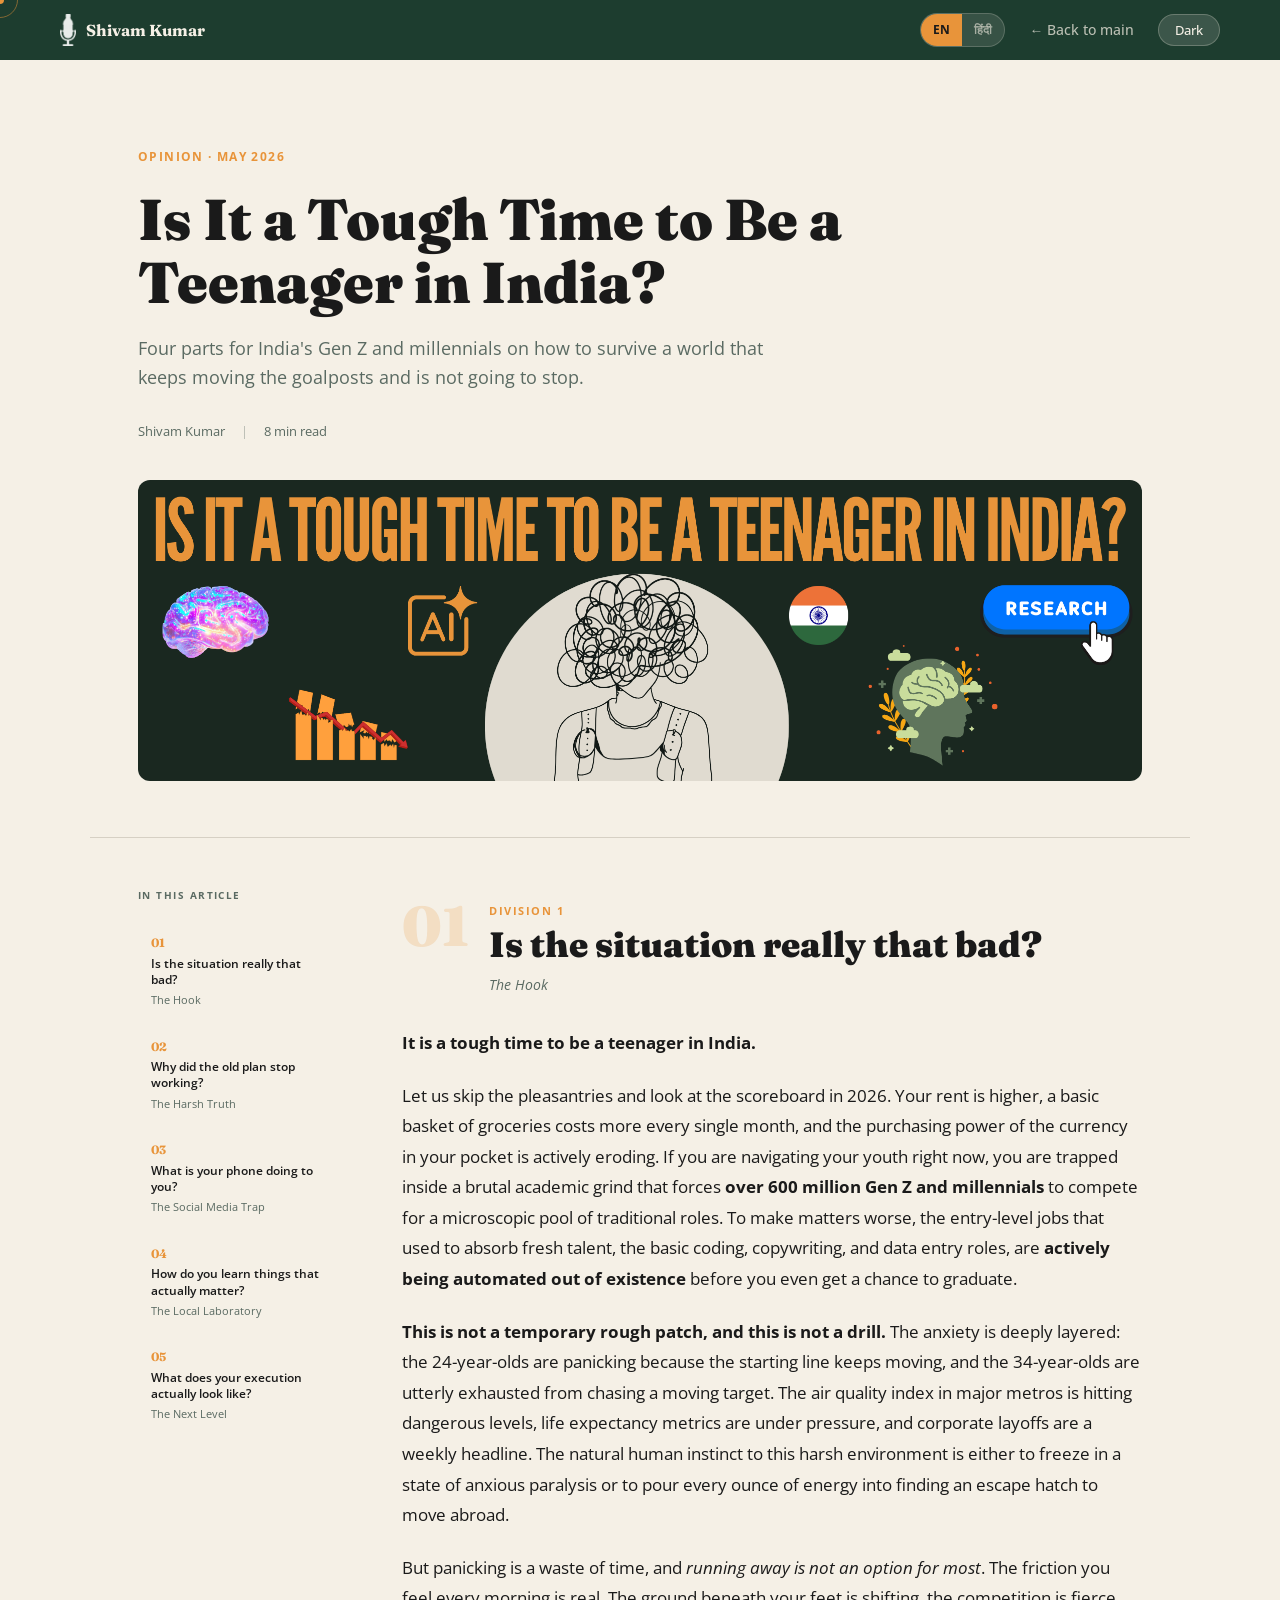
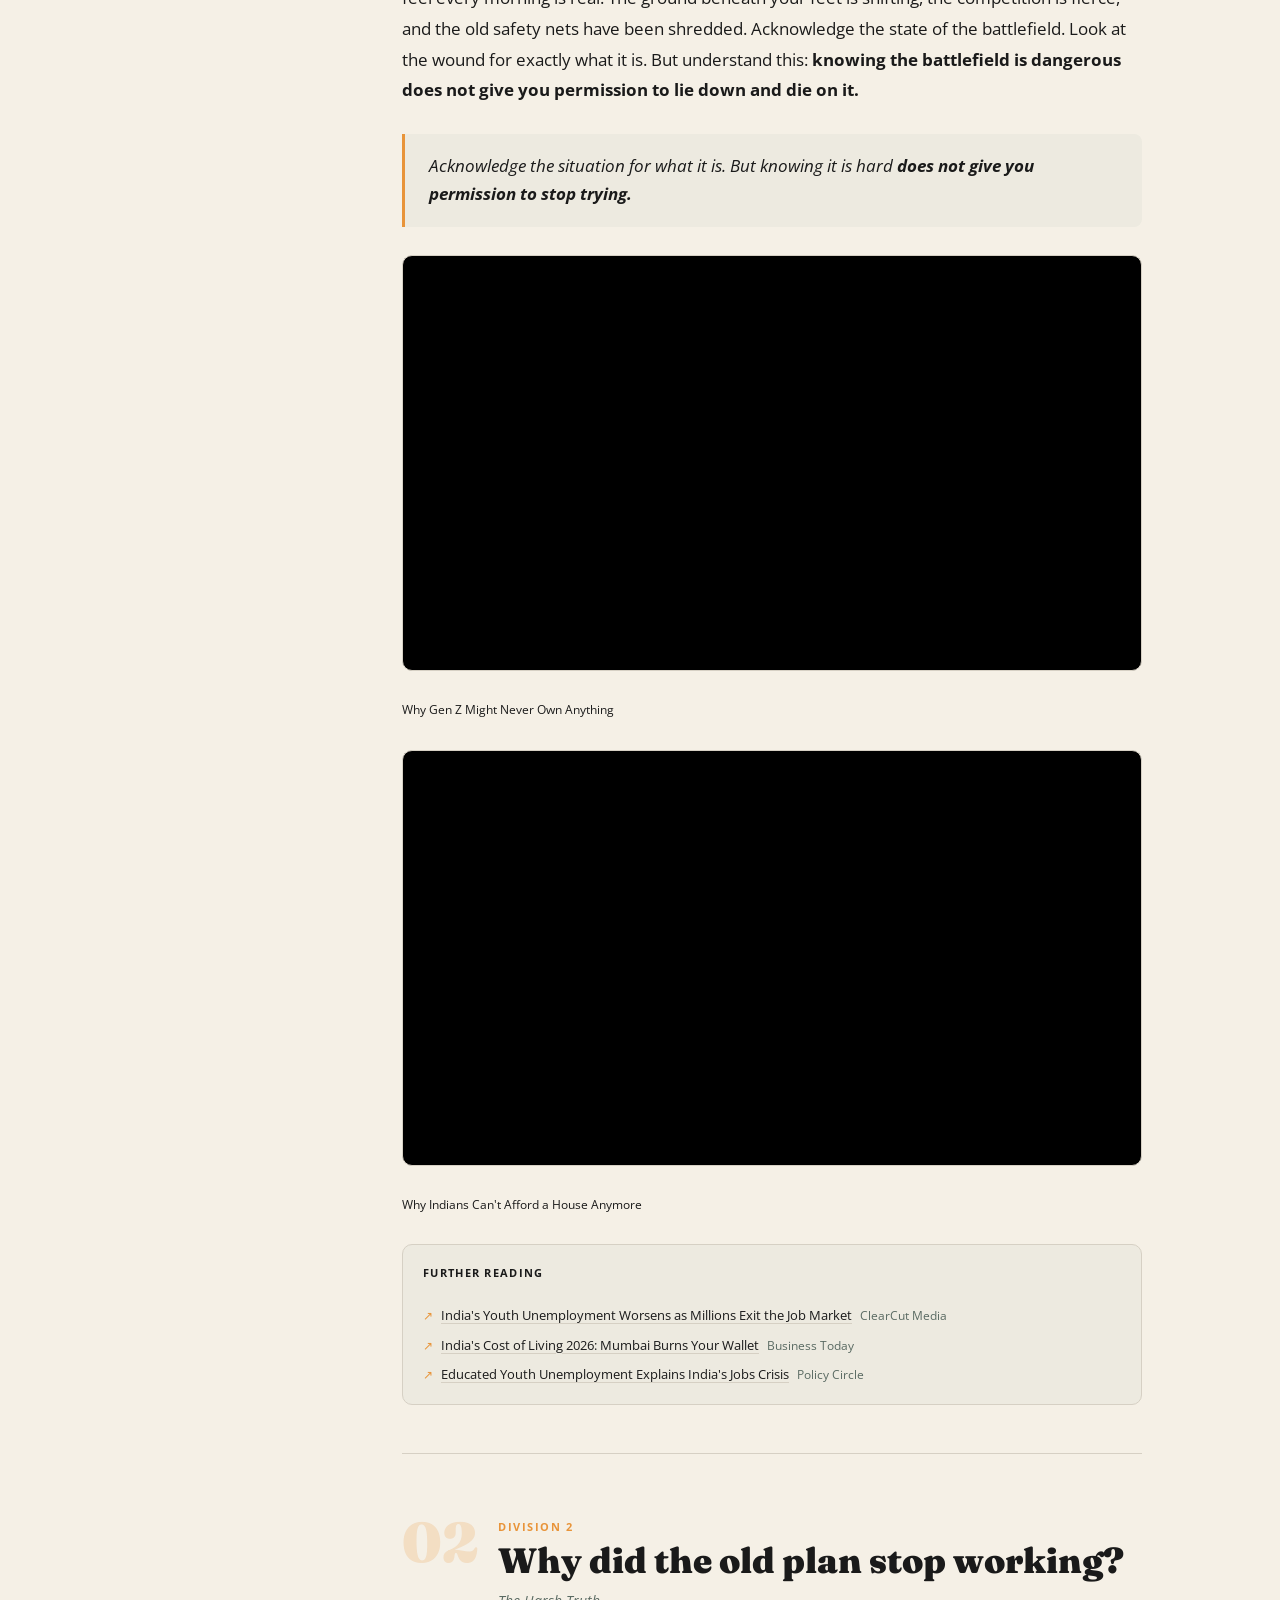
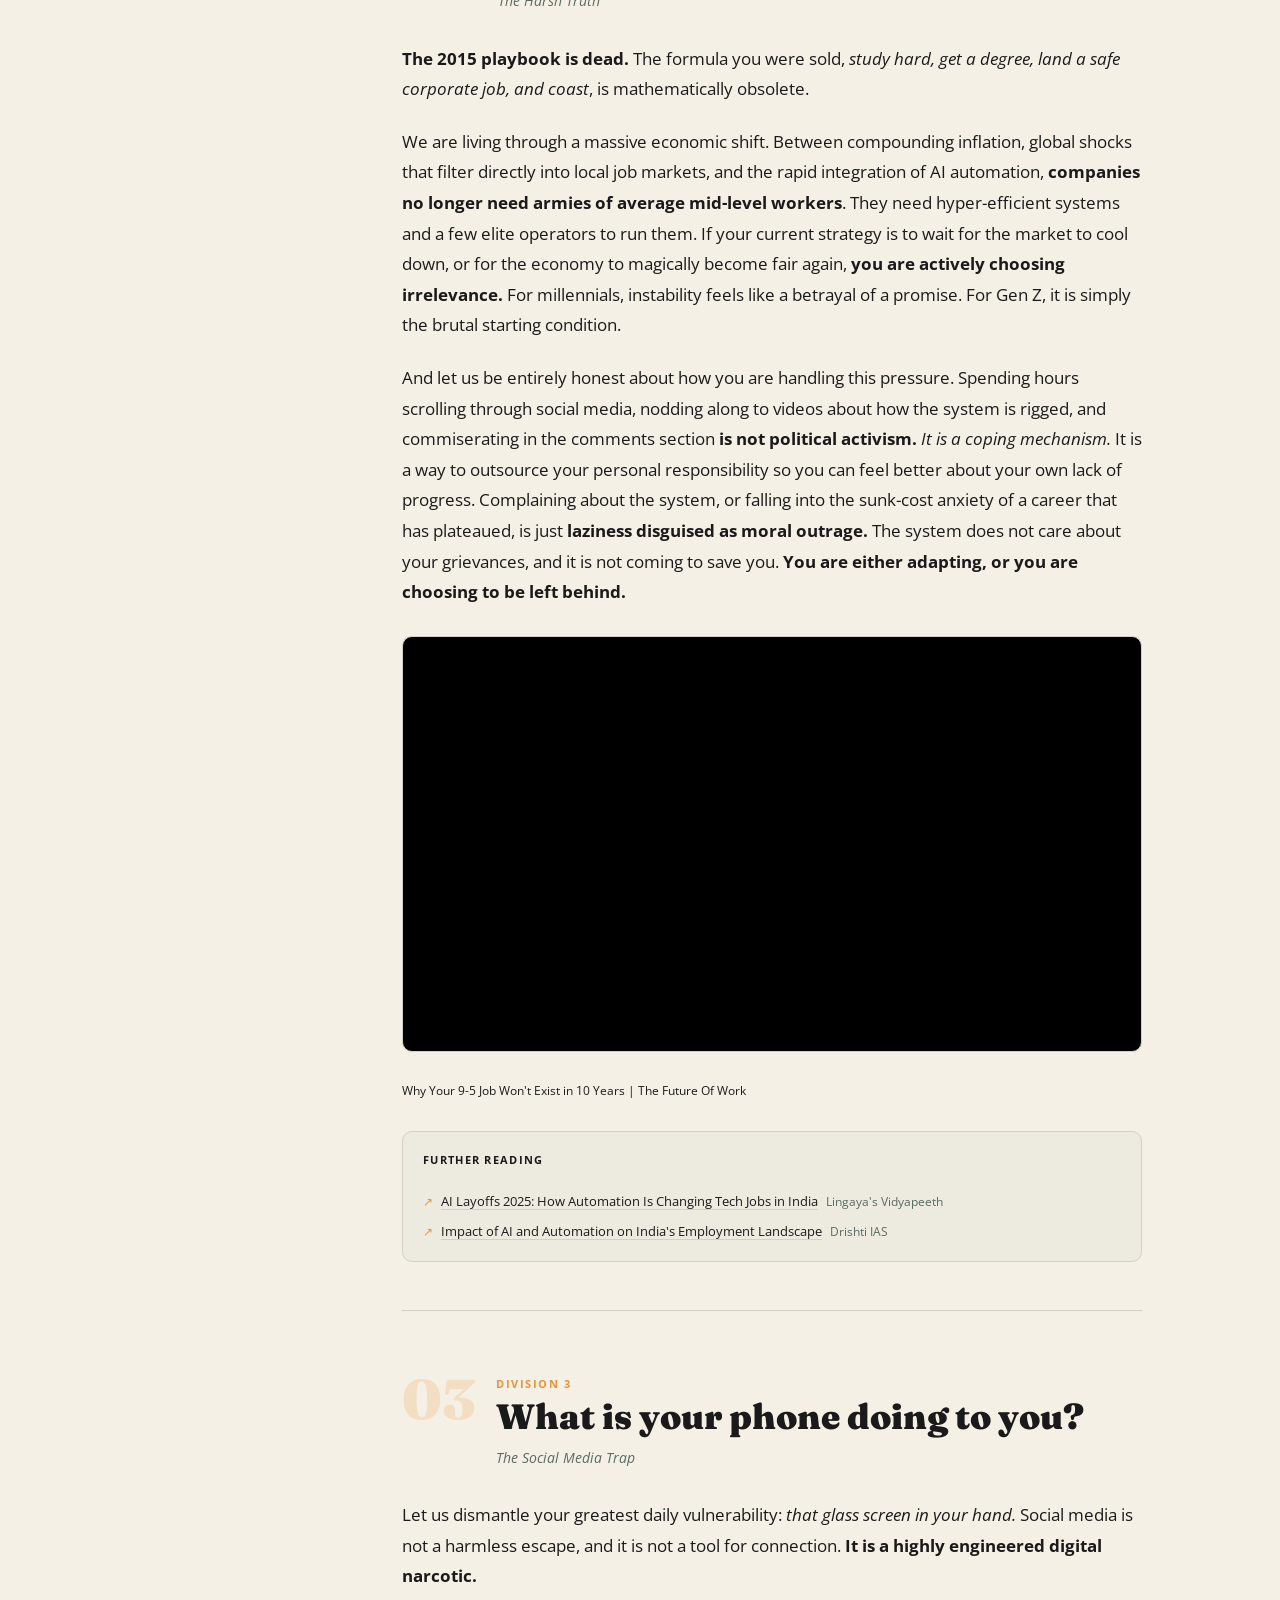
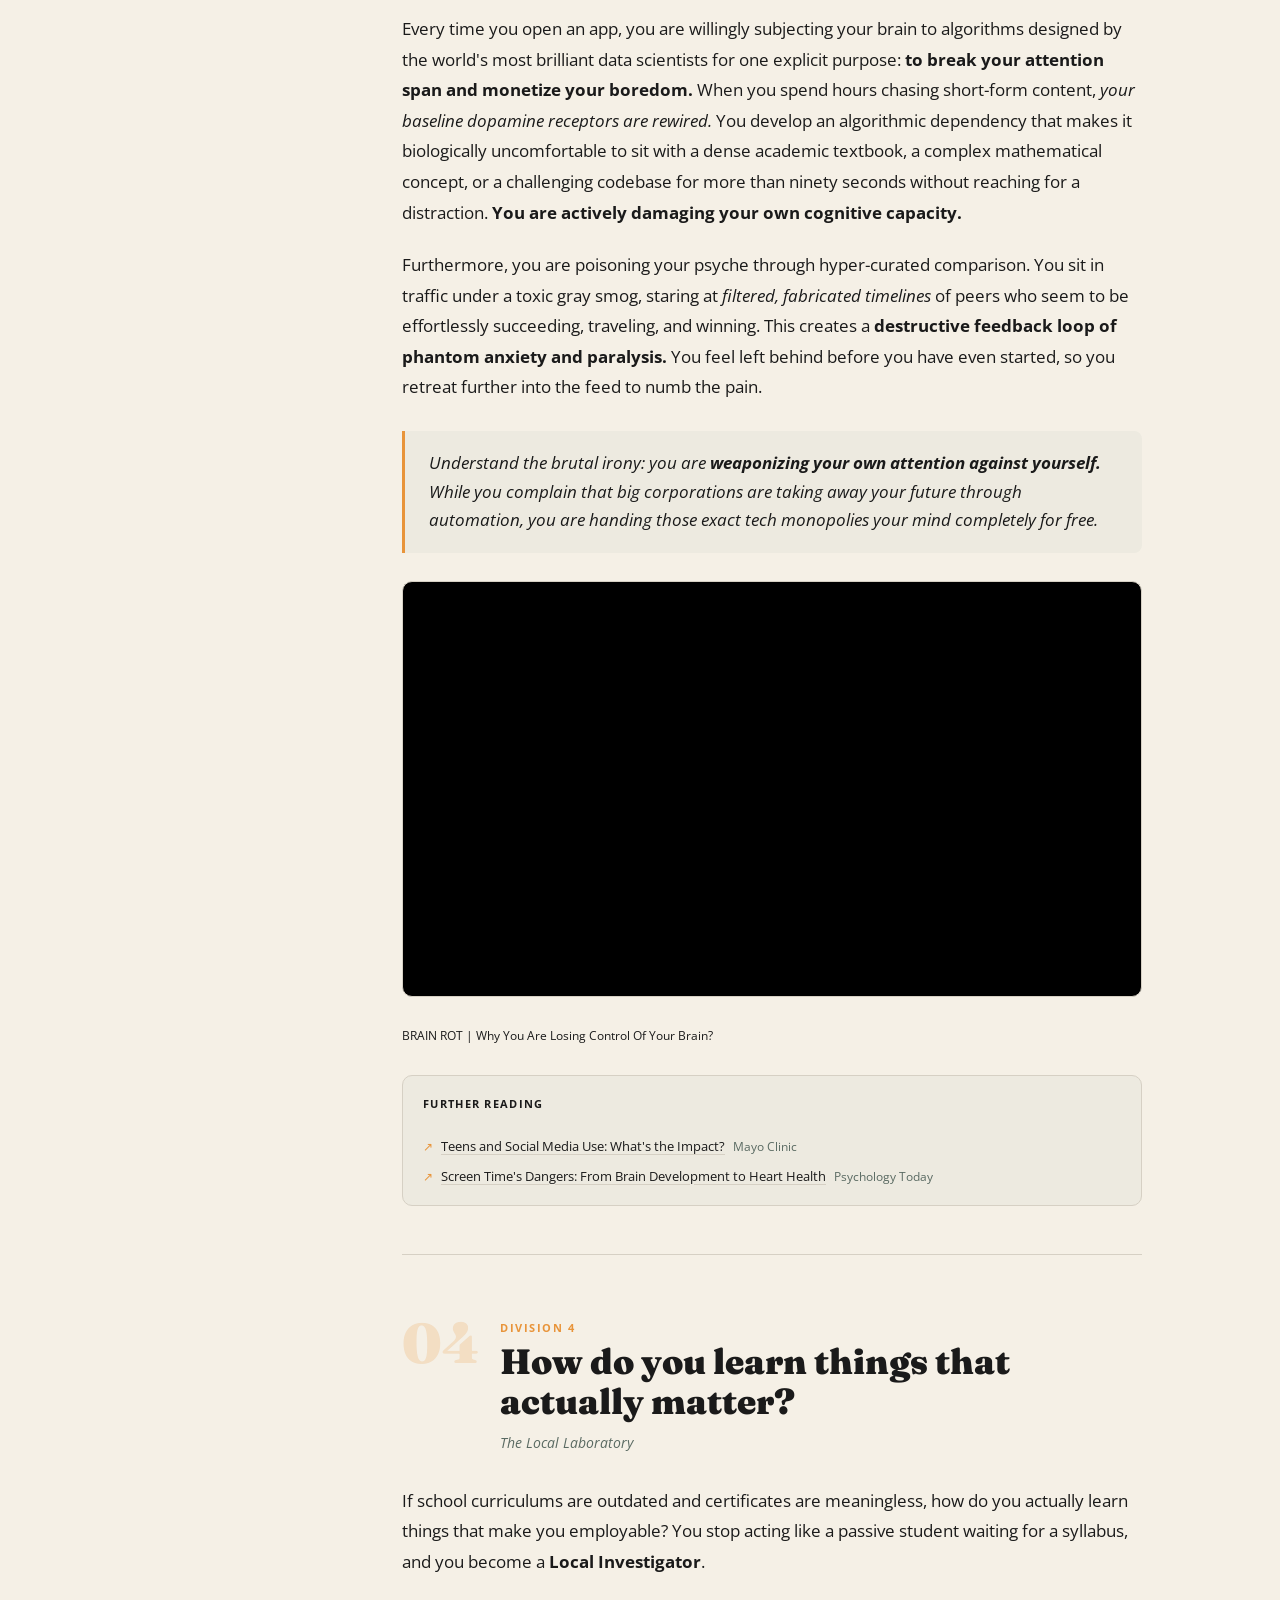
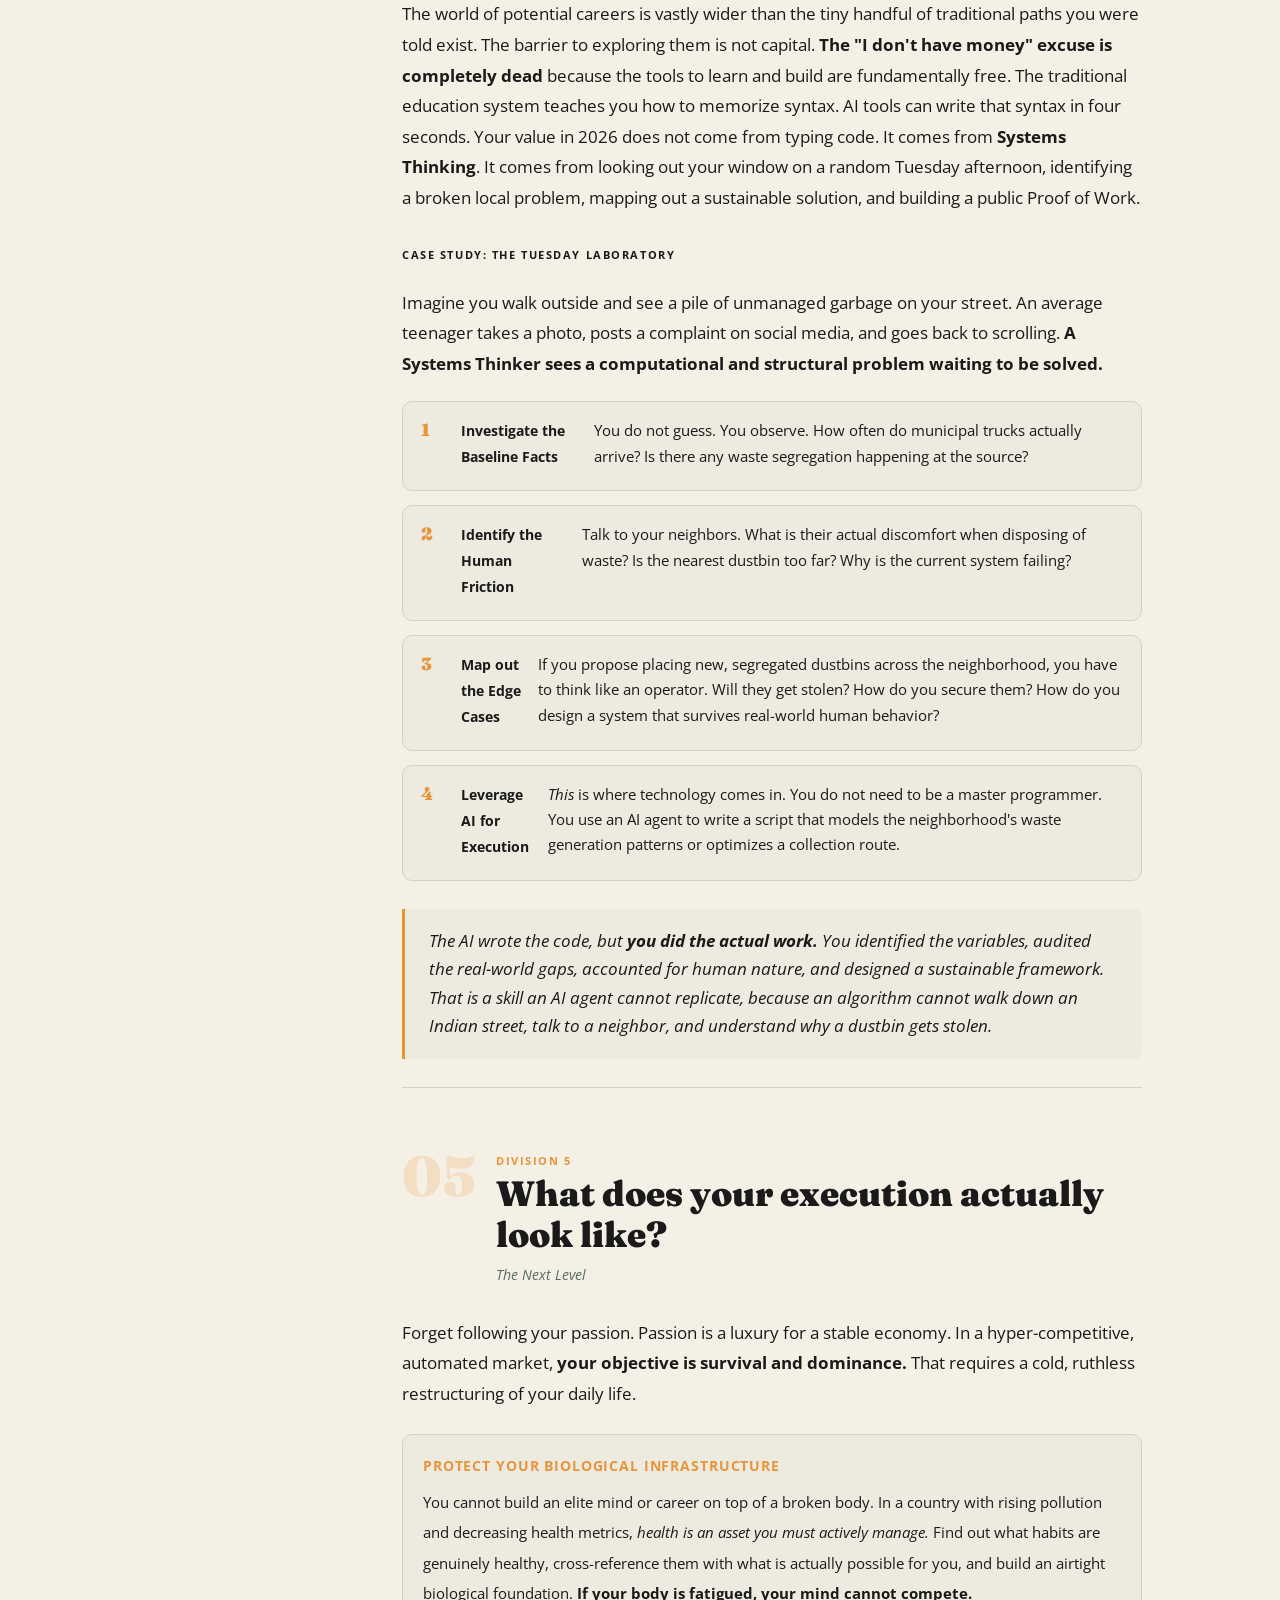
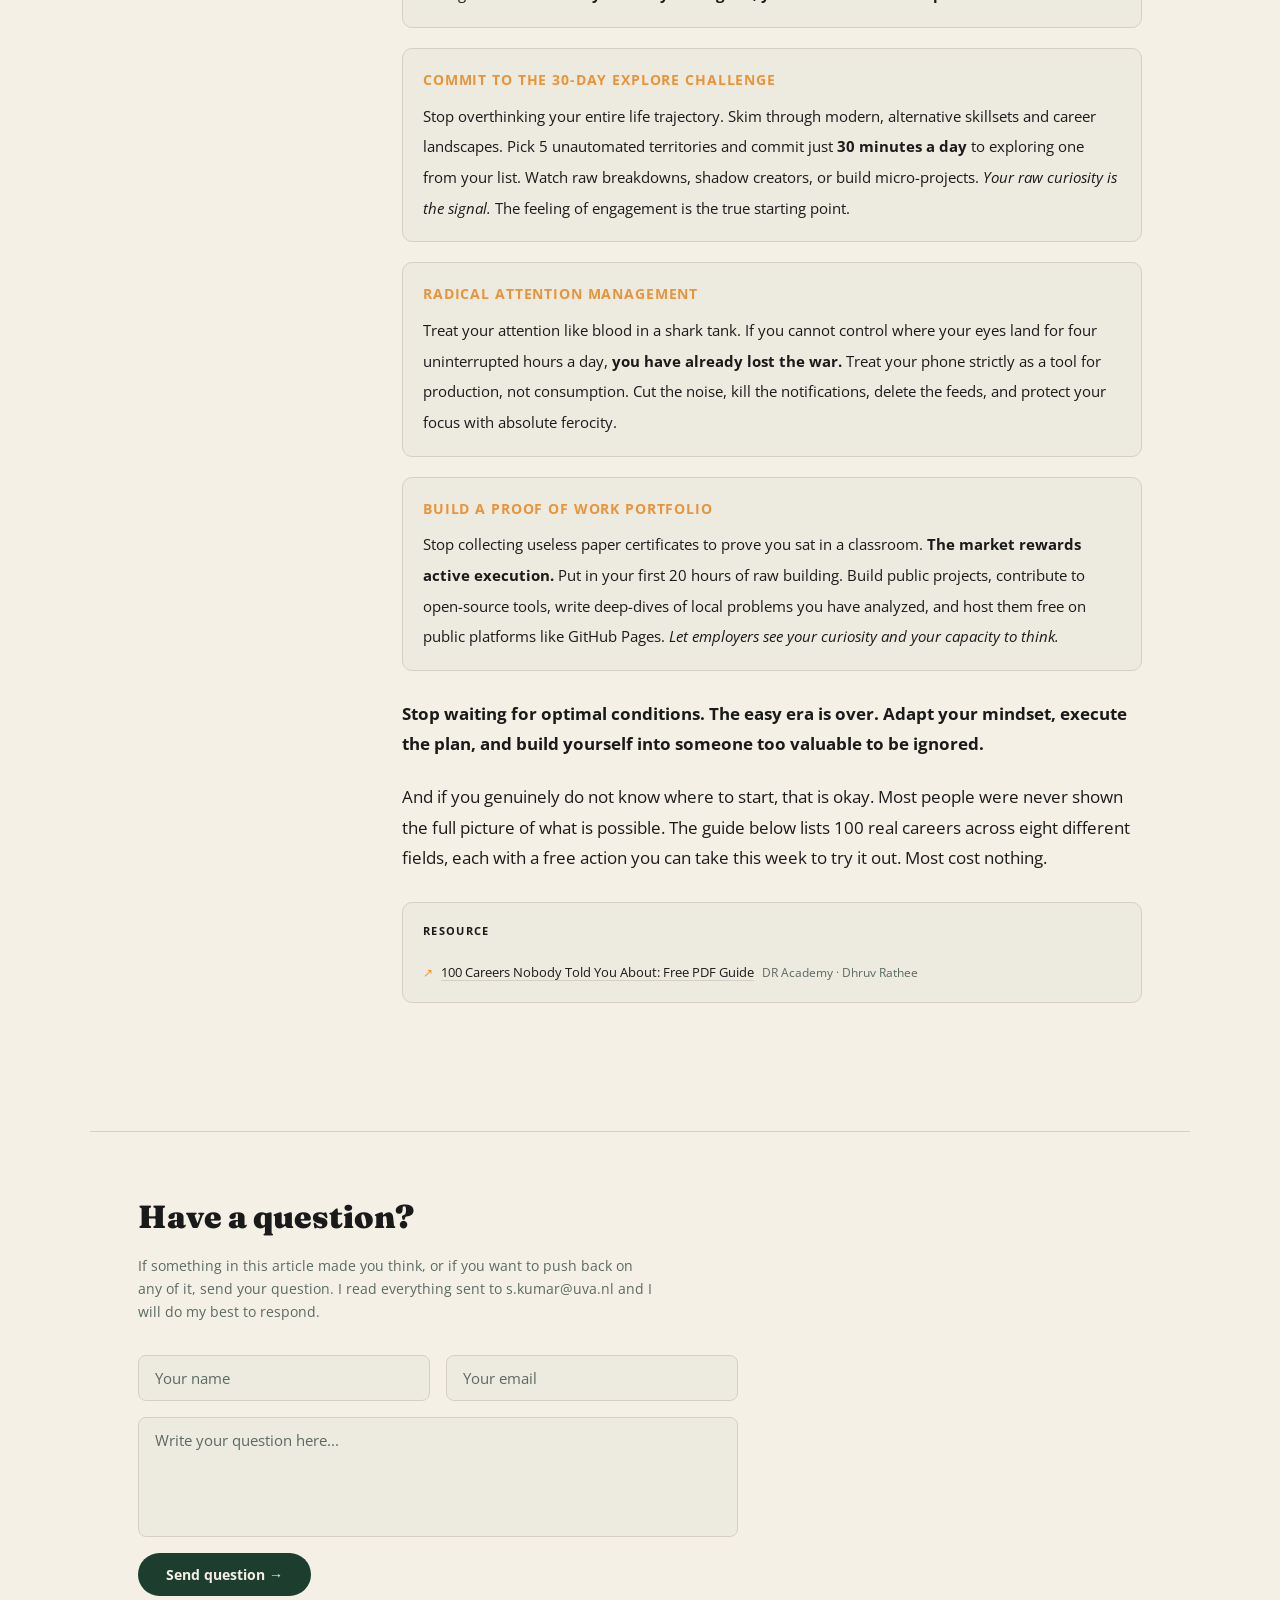
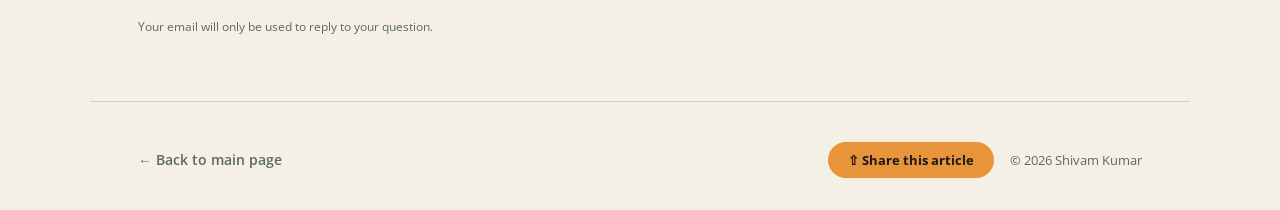
<file: battlefield-brief.html>
<!DOCTYPE html>
<html lang="en" data-theme="light">
<head>
  <meta charset="utf-8">
  <meta name="viewport" content="width=device-width, initial-scale=1">
  <link rel="icon" type="image/png" href="assets/img/logo.png">
  <title>Is It a Tough Time to Be a Teenager in India? | Shivam Kumar</title>
  <meta name="description" content="Four divisions for India's Gen Z and millennials navigating a world that moved the goalposts.">
  <link rel="preconnect" href="https://fonts.googleapis.com">
  <link rel="preconnect" href="https://fonts.gstatic.com" crossorigin>
  <link href="https://fonts.googleapis.com/css2?family=Fraunces:ital,opsz,wght@0,9..144,400;0,9..144,700;0,9..144,900;1,9..144,700&family=Caveat:wght@700&family=Open+Sans:wght@400;500;600;700&display=swap" rel="stylesheet">
  <script>
    (function() {
      var saved = localStorage.getItem('theme');
      var prefersDark = window.matchMedia('(prefers-color-scheme: dark)').matches;
      if (saved === 'dark' || (!saved && prefersDark)) {
        document.documentElement.setAttribute('data-theme', 'dark');
      }
    })();
  </script>
  <style>
    *, *::before, *::after { box-sizing: border-box; margin: 0; padding: 0; }

    :root {
      --green:   #1D3D2F;
      --cream:   #F5F0E6;
      --light:   #F5F0E6;
      --amber:   #E8943A;
      --text:    #1A1A1A;
      --muted:   #5A6A62;
      --card-bg: #EDEAE0;
      --border:  #D6D0C4;
    }
    [data-theme="dark"] {
      --green:   #0D2019;
      --cream:   #111815;
      --light:   #F0EBE0;
      --amber:   #E8943A;
      --text:    #E0DBD0;
      --muted:   #8A9E94;
      --card-bg: #1A2820;
      --border:  #2A3D32;
    }

    html { scroll-behavior: smooth; }

    @media (pointer: fine)  { * { cursor: none !important; } }
    @media (pointer: coarse) { #cursor-dot, #cursor-ring { display: none !important; } }

    #cursor-dot {
      position: fixed; width: 8px; height: 8px;
      background: var(--amber); border-radius: 50%;
      pointer-events: none; z-index: 9999;
      transform: translate(-50%,-50%);
      transition: width .2s, height .2s;
    }
    #cursor-ring {
      position: fixed; width: 36px; height: 36px;
      border: 1.5px solid var(--amber); border-radius: 50%;
      pointer-events: none; z-index: 9998;
      transform: translate(-50%,-50%); opacity: .5;
      transition: width .3s cubic-bezier(.22,1,.36,1),
                  height .3s cubic-bezier(.22,1,.36,1), opacity .3s;
    }

    body {
      font-family: 'Open Sans', sans-serif;
      background: var(--cream);
      color: var(--text);
      font-size: 17px;
      line-height: 1.8;
      transition: background 0.2s, color 0.2s;
    }

    a { color: inherit; text-decoration: none; }

    /* PROGRESS BAR */
    #read-progress {
      position: fixed;
      top: 0; left: 0;
      height: 3px;
      width: 0%;
      background: var(--amber);
      z-index: 9999;
      transition: width 0.1s linear;
    }

    /* NAV */
    nav {
      background: var(--green);
      padding: 0 60px;
      display: flex;
      align-items: center;
      justify-content: space-between;
      height: 60px;
      position: sticky;
      top: 0;
      z-index: 100;
    }
    .nav-logo {
      display: flex;
      align-items: center;
      gap: 10px;
      text-decoration: none;
    }
    .nav-logo img { height: 32px; width: auto; filter: brightness(0) invert(1); opacity: 0.9; }
    .nav-logo span {
      font-family: 'Fraunces', serif;
      font-weight: 700;
      font-size: 1rem;
      color: var(--light);
    }
    .nav-right {
      display: flex;
      align-items: center;
      gap: 24px;
    }
    .nav-back {
      font-size: 0.85rem;
      font-weight: 500;
      color: rgba(240,235,224,0.75);
    }
    .nav-back:hover { color: var(--light); }
    .lang-switch {
      display: flex; align-items: center; gap: 0;
      background: rgba(240,235,224,0.12);
      border: 1px solid rgba(240,235,224,0.2);
      border-radius: 100px; overflow: hidden;
    }
    .lang-switch a {
      padding: 5px 12px; font-size: 0.75rem; font-weight: 700;
      color: rgba(240,235,224,0.6); text-decoration: none;
      transition: background 0.2s, color 0.2s;
    }
    .lang-switch a.active { background: var(--amber); color: #1a1a1a; }
    .lang-switch a:not(.active):hover { color: var(--light); }
    #theme-toggle {
      background: rgba(240,235,224,0.15);
      border: 1px solid rgba(240,235,224,0.25);
      border-radius: 100px;
      padding: 6px 16px;
      cursor: pointer;
      font-size: 0.8rem;
      font-weight: 500;
      color: var(--light);
      font-family: inherit;
    }
    #theme-toggle:hover { background: rgba(240,235,224,0.25); }

    /* ARTICLE HERO */
    .article-hero {
      max-width: 1100px;
      margin: 0 auto;
      padding: 80px 48px 56px;
      border-bottom: 1px solid var(--border);
    }
    .article-tag {
      display: inline-block;
      font-size: 0.72rem;
      font-weight: 700;
      text-transform: uppercase;
      letter-spacing: 0.12em;
      color: var(--amber);
      margin-bottom: 20px;
    }
    .article-hero h1 {
      font-family: 'Fraunces', serif;
      font-size: clamp(2.4rem, 5vw, 3.6rem);
      font-weight: 900;
      line-height: 1.1;
      color: var(--text);
      margin-bottom: 20px;
      max-width: 820px;
    }
    .article-hero .lead {
      font-size: 1.1rem;
      color: var(--muted);
      line-height: 1.65;
      max-width: 640px;
      margin-bottom: 28px;
    }
    .article-banner-img {
      width: 100%;
      height: auto;
      display: block;
      border-radius: 12px;
      margin-top: 36px;
    }
    .article-byline {
      font-size: 0.82rem;
      color: var(--muted);
      display: flex;
      align-items: center;
      gap: 16px;
    }
    .article-byline .sep { opacity: 0.4; }

    /* PAGE LAYOUT: sidebar + content */
    .page-layout {
      max-width: 1100px;
      margin: 0 auto;
      padding: 0 48px 80px;
      display: grid;
      grid-template-columns: 200px 1fr;
      gap: 64px;
      align-items: start;
    }

    /* STICKY SIDEBAR */
    .sidebar {
      position: sticky;
      top: 80px;
      padding-top: 48px;
    }
    .sidebar-label {
      font-size: 0.65rem;
      font-weight: 700;
      text-transform: uppercase;
      letter-spacing: 0.14em;
      color: var(--muted);
      margin-bottom: 16px;
    }
    .sidebar-nav {
      list-style: none;
      display: flex;
      flex-direction: column;
      gap: 4px;
    }
    .sidebar-nav a {
      display: flex;
      flex-direction: column;
      padding: 10px 12px;
      border-radius: 8px;
      border: 1px solid transparent;
      transition: background 0.2s, border-color 0.2s;
      text-decoration: none;
    }
    .sidebar-nav a:hover {
      background: var(--card-bg);
      border-color: var(--border);
    }
    .sidebar-nav a.active {
      background: var(--card-bg);
      border-color: var(--amber);
    }
    .sidebar-nav .s-num {
      font-family: 'Fraunces', serif;
      font-size: 0.75rem;
      font-weight: 700;
      color: var(--amber);
      margin-bottom: 2px;
    }
    .sidebar-nav .s-title {
      font-size: 0.78rem;
      font-weight: 600;
      color: var(--text);
      line-height: 1.3;
    }
    .sidebar-nav .s-sub {
      font-size: 0.68rem;
      color: var(--muted);
      margin-top: 2px;
    }

    /* ARTICLE CONTENT */
    .article-content { min-width: 0; }

    /* DIVISION */
    .division {
      padding: 56px 0 0;
      border-bottom: 1px solid var(--border);
    }
    .division:last-child { border-bottom: none; }

    .division-header {
      display: flex;
      align-items: flex-start;
      gap: 20px;
      margin-bottom: 28px;
    }
    .division-num {
      font-family: 'Fraunces', serif;
      font-size: 3.5rem;
      font-weight: 900;
      line-height: 1;
      color: var(--amber);
      opacity: 0.2;
      flex-shrink: 0;
      margin-top: 4px;
      user-select: none;
    }
    .division-titles { flex: 1; }
    .division-label {
      font-size: 0.7rem;
      font-weight: 700;
      text-transform: uppercase;
      letter-spacing: 0.14em;
      color: var(--amber);
      margin-bottom: 6px;
    }
    .division h2 {
      font-family: 'Fraunces', serif;
      font-size: clamp(1.5rem, 3vw, 2.2rem);
      font-weight: 900;
      line-height: 1.15;
      color: var(--text);
      margin-bottom: 4px;
    }
    .division-sub {
      font-size: 0.85rem;
      color: var(--muted);
      font-style: italic;
    }
    .division p {
      margin-bottom: 22px;
      color: var(--text);
    }
    .division p:last-child { margin-bottom: 52px; }

    /* CALLOUT */
    .callout {
      border-left: 3px solid var(--amber);
      padding: 18px 24px;
      background: var(--card-bg);
      border-radius: 0 8px 8px 0;
      margin: 28px 0;
      font-size: 1.05rem;
      font-style: italic;
      color: var(--text);
      line-height: 1.7;
    }

    /* ACTION LIST */
    .action-list {
      list-style: none;
      margin: 24px 0 28px;
      display: flex;
      flex-direction: column;
      gap: 20px;
    }
    .action-list li {
      padding: 18px 20px;
      background: var(--card-bg);
      border-radius: 10px;
      border: 1px solid var(--border);
    }
    .action-list .action-title {
      font-weight: 700;
      color: var(--amber);
      display: block;
      margin-bottom: 8px;
      font-size: 0.9rem;
      text-transform: uppercase;
      letter-spacing: 0.06em;
    }
    .action-list .action-body {
      color: var(--text);
      font-size: 0.96rem;
      line-height: 1.75;
    }

    /* FURTHER READING */
    .further-reading {
      margin: 28px 0 48px;
      padding: 18px 20px;
      background: var(--card-bg);
      border-radius: 10px;
      border: 1px solid var(--border);
    }
    .further-reading-label {
      font-size: 0.68rem;
      font-weight: 700;
      text-transform: uppercase;
      letter-spacing: 0.12em;
      color: var(--amber);
      margin-bottom: 12px;
    }
    .further-reading ul {
      list-style: none;
      display: flex;
      flex-direction: column;
      gap: 8px;
    }
    .further-reading li {
      display: flex;
      align-items: baseline;
      gap: 8px;
      font-size: 0.84rem;
    }
    .further-reading li::before {
      content: "↗";
      color: var(--amber);
      flex-shrink: 0;
      font-size: 0.75rem;
    }
    .further-reading a {
      color: var(--text);
      text-decoration: underline;
      text-decoration-color: var(--border);
      text-underline-offset: 3px;
      transition: color 0.2s, text-decoration-color 0.2s;
      line-height: 1.4;
    }
    .further-reading a:hover {
      color: var(--amber);
      text-decoration-color: var(--amber);
    }
    .further-reading .source {
      font-size: 0.72rem;
      color: var(--muted);
      flex-shrink: 0;
    }

    /* VIDEO EMBED */
    .video-wrap {
      margin: 28px 0;
      border-radius: 10px;
      overflow: hidden;
      border: 1px solid var(--border);
      aspect-ratio: 16/9;
      background: #000;
    }
    .video-wrap iframe {
      width: 100%;
      height: 100%;
      border: none;
      display: block;
    }
    .video-caption {
      font-size: 0.78rem;
      color: var(--muted);
      margin-top: 8px;
      margin-bottom: 28px;
    }

    /* CASE STUDY */
    .case-study-label {
      font-size: 0.7rem;
      font-weight: 700;
      text-transform: uppercase;
      letter-spacing: 0.14em;
      color: var(--amber);
      margin: 32px 0 12px;
    }
    .case-list {
      list-style: none;
      counter-reset: case-counter;
      display: flex;
      flex-direction: column;
      gap: 14px;
      margin: 0 0 28px;
    }
    .case-list li {
      counter-increment: case-counter;
      display: flex;
      gap: 16px;
      align-items: flex-start;
      padding: 16px 18px;
      background: var(--card-bg);
      border-radius: 10px;
      border: 1px solid var(--border);
    }
    .case-list li::before {
      content: counter(case-counter);
      font-family: 'Fraunces', serif;
      font-weight: 900;
      font-size: 1.1rem;
      color: var(--amber);
      flex-shrink: 0;
      min-width: 24px;
      line-height: 1.4;
    }
    .case-list .case-title {
      font-weight: 700;
      font-size: 0.9rem;
      display: block;
      margin-bottom: 4px;
      color: var(--text);
    }
    .case-list .case-body {
      font-size: 0.93rem;
      color: var(--text);
      line-height: 1.7;
    }

    /* QUESTION FORM */
    .question-section {
      max-width: 1100px;
      margin: 0 auto;
      padding: 56px 48px 64px;
      border-top: 1px solid var(--border);
    }
    .question-section h3 {
      font-family: 'Fraunces', serif;
      font-size: clamp(1.4rem, 3vw, 2rem);
      font-weight: 900;
      color: var(--text);
      margin-bottom: 8px;
    }
    .question-section .q-sub {
      font-size: 0.9rem;
      color: var(--muted);
      margin-bottom: 32px;
      max-width: 520px;
      line-height: 1.6;
    }
    .question-form {
      display: flex;
      flex-direction: column;
      gap: 16px;
      max-width: 600px;
    }
    .form-row {
      display: grid;
      grid-template-columns: 1fr 1fr;
      gap: 16px;
    }
    .question-form input,
    .question-form textarea {
      width: 100%;
      background: var(--card-bg);
      border: 1px solid var(--border);
      border-radius: 8px;
      padding: 12px 16px;
      font-family: inherit;
      font-size: 0.92rem;
      color: var(--text);
      transition: border-color 0.2s;
      resize: none;
    }
    .question-form input:focus,
    .question-form textarea:focus {
      outline: none;
      border-color: var(--amber);
    }
    .question-form input::placeholder,
    .question-form textarea::placeholder { color: var(--muted); }
    .question-form textarea { min-height: 120px; }
    .form-submit {
      display: inline-flex;
      align-items: center;
      gap: 8px;
      background: var(--green);
      color: var(--light);
      border: none;
      border-radius: 100px;
      padding: 12px 28px;
      font-size: 0.88rem;
      font-weight: 700;
      font-family: inherit;
      cursor: pointer;
      transition: opacity 0.2s, transform 0.15s;
      align-self: flex-start;
    }
    .form-submit:hover { opacity: 0.85; transform: translateY(-1px); }
    .form-note {
      font-size: 0.75rem;
      color: var(--muted);
      margin-top: 4px;
    }
    @media (max-width: 768px) {
      .question-section { padding: 40px 20px 56px; }
      .form-row { grid-template-columns: 1fr; }
    }

    /* SHARE BUTTON */
    .share-btn {
      display: flex;
      align-items: center;
      gap: 7px;
      background: var(--amber);
      color: #1a1a1a;
      border: none;
      border-radius: 100px;
      padding: 9px 20px;
      font-size: 0.82rem;
      font-weight: 700;
      font-family: inherit;
      cursor: pointer;
      transition: opacity 0.2s, transform 0.15s;
    }
    .share-btn:hover { opacity: 0.88; transform: translateY(-1px); }
    .share-btn.copied { background: var(--green); color: var(--light); }

    /* CLOSING */
    .article-close {
      max-width: 1100px;
      margin: 0 auto;
      padding: 40px 48px 32px;
      border-top: 1px solid var(--border);
      display: flex;
      align-items: center;
      justify-content: space-between;
      gap: 20px;
      flex-wrap: wrap;
    }
    .close-back {
      font-size: 0.85rem;
      font-weight: 600;
      color: var(--muted);
      transition: color 0.2s;
    }
    .close-back:hover { color: var(--amber); }

    @media (max-width: 900px) {
      .page-layout {
        grid-template-columns: 1fr;
        gap: 0;
        padding-left: 24px;
        padding-right: 24px;
      }
      .sidebar { display: none; }
      nav { padding: 0 20px; }
      .article-hero { padding-left: 24px; padding-right: 24px; padding-top: 52px; }
      .article-banner-img { border-radius: 8px; margin-top: 24px; }
      .article-close { padding-left: 24px; padding-right: 24px; flex-direction: column; }
    }
  </style>
</head>
<body>

  <div id="read-progress"></div>
  <div id="cursor-dot"></div>
  <div id="cursor-ring"></div>

  <nav>
    <a href="index.html" class="nav-logo">
      <img src="assets/img/logo.png" alt="Water Bottle">
      <span>Shivam Kumar</span>
    </a>
    <div class="nav-right">
      <div class="lang-switch">
        <a href="battlefield-brief.html" class="active">EN</a>
        <a href="battlefield-brief-hi.html">हिंदी</a>
      </div>
      <a href="index.html" class="nav-back">&larr; Back to main</a>
      <button id="theme-toggle">Dark</button>
    </div>
  </nav>

  <!-- HERO -->
  <header class="article-hero">
    <span class="article-tag">Opinion &middot; May 2026</span>
    <h1>Is It a Tough Time to Be a Teenager in India?</h1>
    <p class="lead">Four parts for India's Gen Z and millennials on how to survive a world that keeps moving the goalposts and is not going to stop.</p>
    <div class="article-byline">
      <span>Shivam Kumar</span>
      <span class="sep">|</span>
      <span>8 min read</span>
    </div>
    <img class="article-banner-img" src="assets/img/banner-battlefield-brief.png" alt="Is It a Tough Time to Be a Teenager in India?">
  </header>

  <!-- LAYOUT -->
  <div class="page-layout">

    <!-- SIDEBAR -->
    <aside class="sidebar">
      <p class="sidebar-label">In this article</p>
      <ul class="sidebar-nav">
        <li>
          <a href="#div1" class="active">
            <span class="s-num">01</span>
            <span class="s-title">Is the situation really that bad?</span>
            <span class="s-sub">The Hook</span>
          </a>
        </li>
        <li>
          <a href="#div2">
            <span class="s-num">02</span>
            <span class="s-title">Why did the old plan stop working?</span>
            <span class="s-sub">The Harsh Truth</span>
          </a>
        </li>
        <li>
          <a href="#div3">
            <span class="s-num">03</span>
            <span class="s-title">What is your phone doing to you?</span>
            <span class="s-sub">The Social Media Trap</span>
          </a>
        </li>
        <li>
          <a href="#div4">
            <span class="s-num">04</span>
            <span class="s-title">How do you learn things that actually matter?</span>
            <span class="s-sub">The Local Laboratory</span>
          </a>
        </li>
        <li>
          <a href="#div5">
            <span class="s-num">05</span>
            <span class="s-title">What does your execution actually look like?</span>
            <span class="s-sub">The Next Level</span>
          </a>
        </li>
      </ul>
    </aside>

    <!-- MAIN CONTENT -->
    <main class="article-content">

      <!-- DIVISION 1 -->
      <div class="division" id="div1">
        <div class="division-header">
          <span class="division-num">01</span>
          <div class="division-titles">
            <span class="division-label">Division 1</span>
            <h2>Is the situation really that bad?</h2>
            <span class="division-sub">The Hook</span>
          </div>
        </div>

        <p><strong>It is a tough time to be a teenager in India.</strong></p>

        <p>Let us skip the pleasantries and look at the scoreboard in 2026. Your rent is higher, a basic basket of groceries costs more every single month, and the purchasing power of the currency in your pocket is actively eroding. If you are navigating your youth right now, you are trapped inside a brutal academic grind that forces <strong>over 600 million Gen Z and millennials</strong> to compete for a microscopic pool of traditional roles. To make matters worse, the entry-level jobs that used to absorb fresh talent, the basic coding, copywriting, and data entry roles, are <strong>actively being automated out of existence</strong> before you even get a chance to graduate.</p>

        <p><strong>This is not a temporary rough patch, and this is not a drill.</strong> The anxiety is deeply layered: the 24-year-olds are panicking because the starting line keeps moving, and the 34-year-olds are utterly exhausted from chasing a moving target. The air quality index in major metros is hitting dangerous levels, life expectancy metrics are under pressure, and corporate layoffs are a weekly headline. The natural human instinct to this harsh environment is either to freeze in a state of anxious paralysis or to pour every ounce of energy into finding an escape hatch to move abroad.</p>

        <p>But panicking is a waste of time, and <em>running away is not an option for most</em>. The friction you feel every morning is real. The ground beneath your feet is shifting, the competition is fierce, and the old safety nets have been shredded. Acknowledge the state of the battlefield. Look at the wound for exactly what it is. But understand this: <strong>knowing the battlefield is dangerous does not give you permission to lie down and die on it.</strong></p>

        <div class="callout">
          Acknowledge the situation for what it is. But knowing it is hard <strong>does not give you permission to stop trying.</strong>
        </div>
        <div class="video-wrap">
          <iframe src="https://www.youtube.com/embed/IpvBrSsKoAY" title="Why Gen Z Might Never Own Anything" allowfullscreen></iframe>
        </div>
        <p class="video-caption">Why Gen Z Might Never Own Anything</p>
        <div class="video-wrap">
          <iframe src="https://www.youtube.com/embed/pCs-VQ6J87M" title="Why Indians Can't Afford a House Anymore" allowfullscreen></iframe>
        </div>
        <p class="video-caption">Why Indians Can't Afford a House Anymore</p>
        <div class="further-reading">
          <p class="further-reading-label">Further Reading</p>
          <ul>
            <li>
              <a href="https://clearcutmedia.co.in/india-youth-unemployment-discouraged-workers/" target="_blank" rel="noopener">India's Youth Unemployment Worsens as Millions Exit the Job Market</a>
              <span class="source">ClearCut Media</span>
            </li>
            <li>
              <a href="https://www.businesstoday.in/latest/trends/story/indias-cost-of-living-2026-with-rs-27k-monthly-base-rent-for-singles-mumbai-burns-your-wallet-kolkata-lets-you-breathe-521293-2026-03-19" target="_blank" rel="noopener">India's Cost of Living 2026: Mumbai Burns Your Wallet</a>
              <span class="source">Business Today</span>
            </li>
            <li>
              <a href="https://www.policycircle.org/society/educated-youth-unemployment/" target="_blank" rel="noopener">Educated Youth Unemployment Explains India's Jobs Crisis</a>
              <span class="source">Policy Circle</span>
            </li>
          </ul>
        </div>
      </div>

      <!-- DIVISION 2 -->
      <div class="division" id="div2">
        <div class="division-header">
          <span class="division-num">02</span>
          <div class="division-titles">
            <span class="division-label">Division 2</span>
            <h2>Why did the old plan stop working?</h2>
            <span class="division-sub">The Harsh Truth</span>
          </div>
        </div>

        <p><strong>The 2015 playbook is dead.</strong> The formula you were sold, <em>study hard, get a degree, land a safe corporate job, and coast</em>, is mathematically obsolete.</p>

        <p>We are living through a massive economic shift. Between compounding inflation, global shocks that filter directly into local job markets, and the rapid integration of AI automation, <strong>companies no longer need armies of average mid-level workers</strong>. They need hyper-efficient systems and a few elite operators to run them. If your current strategy is to wait for the market to cool down, or for the economy to magically become fair again, <strong>you are actively choosing irrelevance.</strong> For millennials, instability feels like a betrayal of a promise. For Gen Z, it is simply the brutal starting condition.</p>

        <p>And let us be entirely honest about how you are handling this pressure. Spending hours scrolling through social media, nodding along to videos about how the system is rigged, and commiserating in the comments section <strong>is not political activism.</strong> <em>It is a coping mechanism.</em> It is a way to outsource your personal responsibility so you can feel better about your own lack of progress. Complaining about the system, or falling into the sunk-cost anxiety of a career that has plateaued, is just <strong>laziness disguised as moral outrage.</strong> The system does not care about your grievances, and it is not coming to save you. <strong>You are either adapting, or you are choosing to be left behind.</strong></p>
        <div class="video-wrap">
          <iframe src="https://www.youtube.com/embed/PLSDUsi4vY8" title="Why Your 9-5 Job Won't Exist in 10 Years" allowfullscreen></iframe>
        </div>
        <p class="video-caption">Why Your 9-5 Job Won't Exist in 10 Years | The Future Of Work</p>
        <div class="further-reading">
          <p class="further-reading-label">Further Reading</p>
          <ul>
            <li>
              <a href="https://www.lingayasvidyapeeth.edu.in/ai-layoffs-in-india/" target="_blank" rel="noopener">AI Layoffs 2025: How Automation Is Changing Tech Jobs in India</a>
              <span class="source">Lingaya's Vidyapeeth</span>
            </li>
            <li>
              <a href="https://www.drishtiias.com/blog/impact-of-ai-and-automation-on-indias-employment-landscape" target="_blank" rel="noopener">Impact of AI and Automation on India's Employment Landscape</a>
              <span class="source">Drishti IAS</span>
            </li>
          </ul>
        </div>
      </div>

      <!-- DIVISION 3 -->
      <div class="division" id="div3">
        <div class="division-header">
          <span class="division-num">03</span>
          <div class="division-titles">
            <span class="division-label">Division 3</span>
            <h2>What is your phone doing to you?</h2>
            <span class="division-sub">The Social Media Trap</span>
          </div>
        </div>

        <p>Let us dismantle your greatest daily vulnerability: <em>that glass screen in your hand.</em> Social media is not a harmless escape, and it is not a tool for connection. <strong>It is a highly engineered digital narcotic.</strong></p>

        <p>Every time you open an app, you are willingly subjecting your brain to algorithms designed by the world's most brilliant data scientists for one explicit purpose: <strong>to break your attention span and monetize your boredom.</strong> When you spend hours chasing short-form content, <em>your baseline dopamine receptors are rewired.</em> You develop an algorithmic dependency that makes it biologically uncomfortable to sit with a dense academic textbook, a complex mathematical concept, or a challenging codebase for more than ninety seconds without reaching for a distraction. <strong>You are actively damaging your own cognitive capacity.</strong></p>

        <p>Furthermore, you are poisoning your psyche through hyper-curated comparison. You sit in traffic under a toxic gray smog, staring at <em>filtered, fabricated timelines</em> of peers who seem to be effortlessly succeeding, traveling, and winning. This creates a <strong>destructive feedback loop of phantom anxiety and paralysis.</strong> You feel left behind before you have even started, so you retreat further into the feed to numb the pain.</p>

        <div class="callout">
          Understand the brutal irony: you are <strong>weaponizing your own attention against yourself.</strong> While you complain that big corporations are taking away your future through automation, you are handing those exact tech monopolies your mind completely for free.
        </div>
        <div class="video-wrap">
          <iframe src="https://www.youtube.com/embed/H86iO0mtsDI" title="BRAIN ROT | Why You Are Losing Control Of Your Brain?" allowfullscreen></iframe>
        </div>
        <p class="video-caption">BRAIN ROT | Why You Are Losing Control Of Your Brain?</p>
        <div class="further-reading">
          <p class="further-reading-label">Further Reading</p>
          <ul>
            <li>
              <a href="https://www.mayoclinic.org/healthy-lifestyle/tween-and-teen-health/in-depth/teens-and-social-media-use/art-20474437" target="_blank" rel="noopener">Teens and Social Media Use: What's the Impact?</a>
              <span class="source">Mayo Clinic</span>
            </li>
            <li>
              <a href="https://www.psychologytoday.com/us/blog/the-age-of-overindulgence/202509/screen-times-dangers-from-brain-development-to-heart-health" target="_blank" rel="noopener">Screen Time's Dangers: From Brain Development to Heart Health</a>
              <span class="source">Psychology Today</span>
            </li>
          </ul>
        </div>
      </div>

      <!-- DIVISION 4 -->
      <div class="division" id="div4">
        <div class="division-header">
          <span class="division-num">04</span>
          <div class="division-titles">
            <span class="division-label">Division 4</span>
            <h2>How do you learn things that actually matter?</h2>
            <span class="division-sub">The Local Laboratory</span>
          </div>
        </div>

        <p>If school curriculums are outdated and certificates are meaningless, how do you actually learn things that make you employable? You stop acting like a passive student waiting for a syllabus, and you become a <strong>Local Investigator</strong>.</p>

        <p>The world of potential careers is vastly wider than the tiny handful of traditional paths you were told exist. The barrier to exploring them is not capital. <strong>The "I don't have money" excuse is completely dead</strong> because the tools to learn and build are fundamentally free. The traditional education system teaches you how to memorize syntax. AI tools can write that syntax in four seconds. Your value in 2026 does not come from typing code. It comes from <strong>Systems Thinking</strong>. It comes from looking out your window on a random Tuesday afternoon, identifying a broken local problem, mapping out a sustainable solution, and building a public Proof of Work.</p>

        <p class="case-study-label">Case Study: The Tuesday Laboratory</p>

        <p>Imagine you walk outside and see a pile of unmanaged garbage on your street. An average teenager takes a photo, posts a complaint on social media, and goes back to scrolling. <strong>A Systems Thinker sees a computational and structural problem waiting to be solved.</strong></p>

        <ol class="case-list">
          <li>
            <span class="case-title">Investigate the Baseline Facts</span>
            <span class="case-body">You do not guess. You observe. How often do municipal trucks actually arrive? Is there any waste segregation happening at the source?</span>
          </li>
          <li>
            <span class="case-title">Identify the Human Friction</span>
            <span class="case-body">Talk to your neighbors. What is their actual discomfort when disposing of waste? Is the nearest dustbin too far? Why is the current system failing?</span>
          </li>
          <li>
            <span class="case-title">Map out the Edge Cases</span>
            <span class="case-body">If you propose placing new, segregated dustbins across the neighborhood, you have to think like an operator. Will they get stolen? How do you secure them? How do you design a system that survives real-world human behavior?</span>
          </li>
          <li>
            <span class="case-title">Leverage AI for Execution</span>
            <span class="case-body"><em>This</em> is where technology comes in. You do not need to be a master programmer. You use an AI agent to write a script that models the neighborhood's waste generation patterns or optimizes a collection route.</span>
          </li>
        </ol>

        <div class="callout">
          The AI wrote the code, but <strong>you did the actual work.</strong> You identified the variables, audited the real-world gaps, accounted for human nature, and designed a sustainable framework. <em>That is a skill an AI agent cannot replicate,</em> because an algorithm cannot walk down an Indian street, talk to a neighbor, and understand why a dustbin gets stolen.
        </div>
      </div>

      <!-- DIVISION 5 -->
      <div class="division" id="div5">
        <div class="division-header">
          <span class="division-num">05</span>
          <div class="division-titles">
            <span class="division-label">Division 5</span>
            <h2>What does your execution actually look like?</h2>
            <span class="division-sub">The Next Level</span>
          </div>
        </div>

        <p>Forget following your passion. Passion is a luxury for a stable economy. In a hyper-competitive, automated market, <strong>your objective is survival and dominance.</strong> That requires a cold, ruthless restructuring of your daily life.</p>

        <ul class="action-list">
          <li>
            <span class="action-title">Protect Your Biological Infrastructure</span>
            <span class="action-body">You cannot build an elite mind or career on top of a broken body. In a country with rising pollution and decreasing health metrics, <em>health is an asset you must actively manage.</em> Find out what habits are genuinely healthy, cross-reference them with what is actually possible for you, and build an airtight biological foundation. <strong>If your body is fatigued, your mind cannot compete.</strong></span>
          </li>
          <li>
            <span class="action-title">Commit to the 30-Day Explore Challenge</span>
            <span class="action-body">Stop overthinking your entire life trajectory. Skim through modern, alternative skillsets and career landscapes. Pick 5 unautomated territories and commit just <strong>30 minutes a day</strong> to exploring one from your list. Watch raw breakdowns, shadow creators, or build micro-projects. <em>Your raw curiosity is the signal.</em> The feeling of engagement is the true starting point.</span>
          </li>
          <li>
            <span class="action-title">Radical Attention Management</span>
            <span class="action-body">Treat your attention like blood in a shark tank. If you cannot control where your eyes land for four uninterrupted hours a day, <strong>you have already lost the war.</strong> Treat your phone strictly as a tool for production, not consumption. Cut the noise, kill the notifications, delete the feeds, and protect your focus with absolute ferocity.</span>
          </li>
          <li>
            <span class="action-title">Build a Proof of Work Portfolio</span>
            <span class="action-body">Stop collecting useless paper certificates to prove you sat in a classroom. <strong>The market rewards active execution.</strong> Put in your first 20 hours of raw building. Build public projects, contribute to open-source tools, write deep-dives of local problems you have analyzed, and host them free on public platforms like GitHub Pages. <em>Let employers see your curiosity and your capacity to think.</em></span>
          </li>
        </ul>

        <p><strong>Stop waiting for optimal conditions. The easy era is over. Adapt your mindset, execute the plan, and build yourself into someone too valuable to be ignored.</strong></p>

        <p>And if you genuinely do not know where to start, that is okay. Most people were never shown the full picture of what is possible. The guide below lists 100 real careers across eight different fields, each with a free action you can take this week to try it out. Most cost nothing.</p>
        <div class="further-reading">
          <p class="further-reading-label">Resource</p>
          <ul>
            <li>
              <a href="100_Careers Guide Full PDF.pdf" target="_blank" rel="noopener">100 Careers Nobody Told You About: Free PDF Guide</a>
              <span class="source">DR Academy &middot; Dhruv Rathee</span>
            </li>
          </ul>
        </div>
      </div>

    </main>
  </div>

  <!-- QUESTION FORM -->
  <section class="question-section">
    <h3>Have a question?</h3>
    <p class="q-sub">If something in this article made you think, or if you want to push back on any of it, send your question. I read everything sent to s.kumar@uva.nl and I will do my best to respond.</p>
    <form class="question-form" action="https://formspree.io/f/xdajnabl" method="POST">
      <div class="form-row">
        <input type="text" name="name" placeholder="Your name" required>
        <input type="email" name="email" placeholder="Your email" required>
      </div>
      <textarea name="question" placeholder="Write your question here..." required></textarea>
      <input type="hidden" name="_subject" value="Question on: Is It a Tough Time to Be a Teenager in India?">
      <button type="submit" class="form-submit">Send question &rarr;</button>
      <p class="form-note">Your email will only be used to reply to your question.</p>
    </form>
  </section>

  <!-- CLOSING -->
  <div class="article-close">
    <a href="index.html" class="close-back">&larr; Back to main page</a>
    <div style="display:flex;align-items:center;gap:16px;flex-wrap:wrap;">
      <button class="share-btn" id="share-btn" onclick="shareArticle()">&#8679; Share this article</button>
      <span style="font-size:0.8rem;color:var(--muted);">&copy; 2026 Shivam Kumar</span>
    </div>
  </div>

  <script>
    // Reading progress bar
    const bar = document.getElementById('read-progress');
    window.addEventListener('scroll', () => {
      const scrollTop = window.scrollY;
      const docHeight = document.documentElement.scrollHeight - window.innerHeight;
      bar.style.width = (docHeight > 0 ? (scrollTop / docHeight) * 100 : 0) + '%';
    }, { passive: true });

    // Theme toggle
    const toggle = document.getElementById('theme-toggle');
    function applyTheme(theme) {
      document.documentElement.setAttribute('data-theme', theme);
      toggle.textContent = theme === 'dark' ? 'Light' : 'Dark';
      localStorage.setItem('theme', theme);
    }
    applyTheme(document.documentElement.getAttribute('data-theme') || 'light');
    toggle.addEventListener('click', () => {
      applyTheme(document.documentElement.getAttribute('data-theme') === 'dark' ? 'light' : 'dark');
    });

    // Sidebar active state on scroll
    const sections = document.querySelectorAll('.division');
    const navLinks = document.querySelectorAll('.sidebar-nav a');
    window.addEventListener('scroll', () => {
      let current = '';
      sections.forEach(s => {
        if (window.scrollY >= s.offsetTop - 120) current = s.id;
      });
      navLinks.forEach(a => {
        a.classList.toggle('active', a.getAttribute('href') === '#' + current);
      });
    }, { passive: true });

    // Share button
    function shareArticle() {
      const btn = document.getElementById('share-btn');
      const url = window.location.href;
      if (navigator.share) {
        navigator.share({ title: document.title, url });
      } else {
        navigator.clipboard.writeText(url).then(() => {
          btn.textContent = '✓ Link copied!';
          btn.classList.add('copied');
          setTimeout(() => { btn.innerHTML = '&#8679; Share this article'; btn.classList.remove('copied'); }, 2000);
        });
      }
    }

    // Custom cursor
    const dot  = document.getElementById('cursor-dot');
    const ring = document.getElementById('cursor-ring');
    let mx = 0, my = 0, rx = 0, ry = 0;
    document.addEventListener('mousemove', e => { mx = e.clientX; my = e.clientY; });
    (function tick() {
      dot.style.left  = mx + 'px'; dot.style.top = my + 'px';
      rx += (mx - rx) * 0.12; ry += (my - ry) * 0.12;
      ring.style.left = rx + 'px'; ring.style.top = ry + 'px';
      requestAnimationFrame(tick);
    })();
  </script>
</body>
</html>
</file>
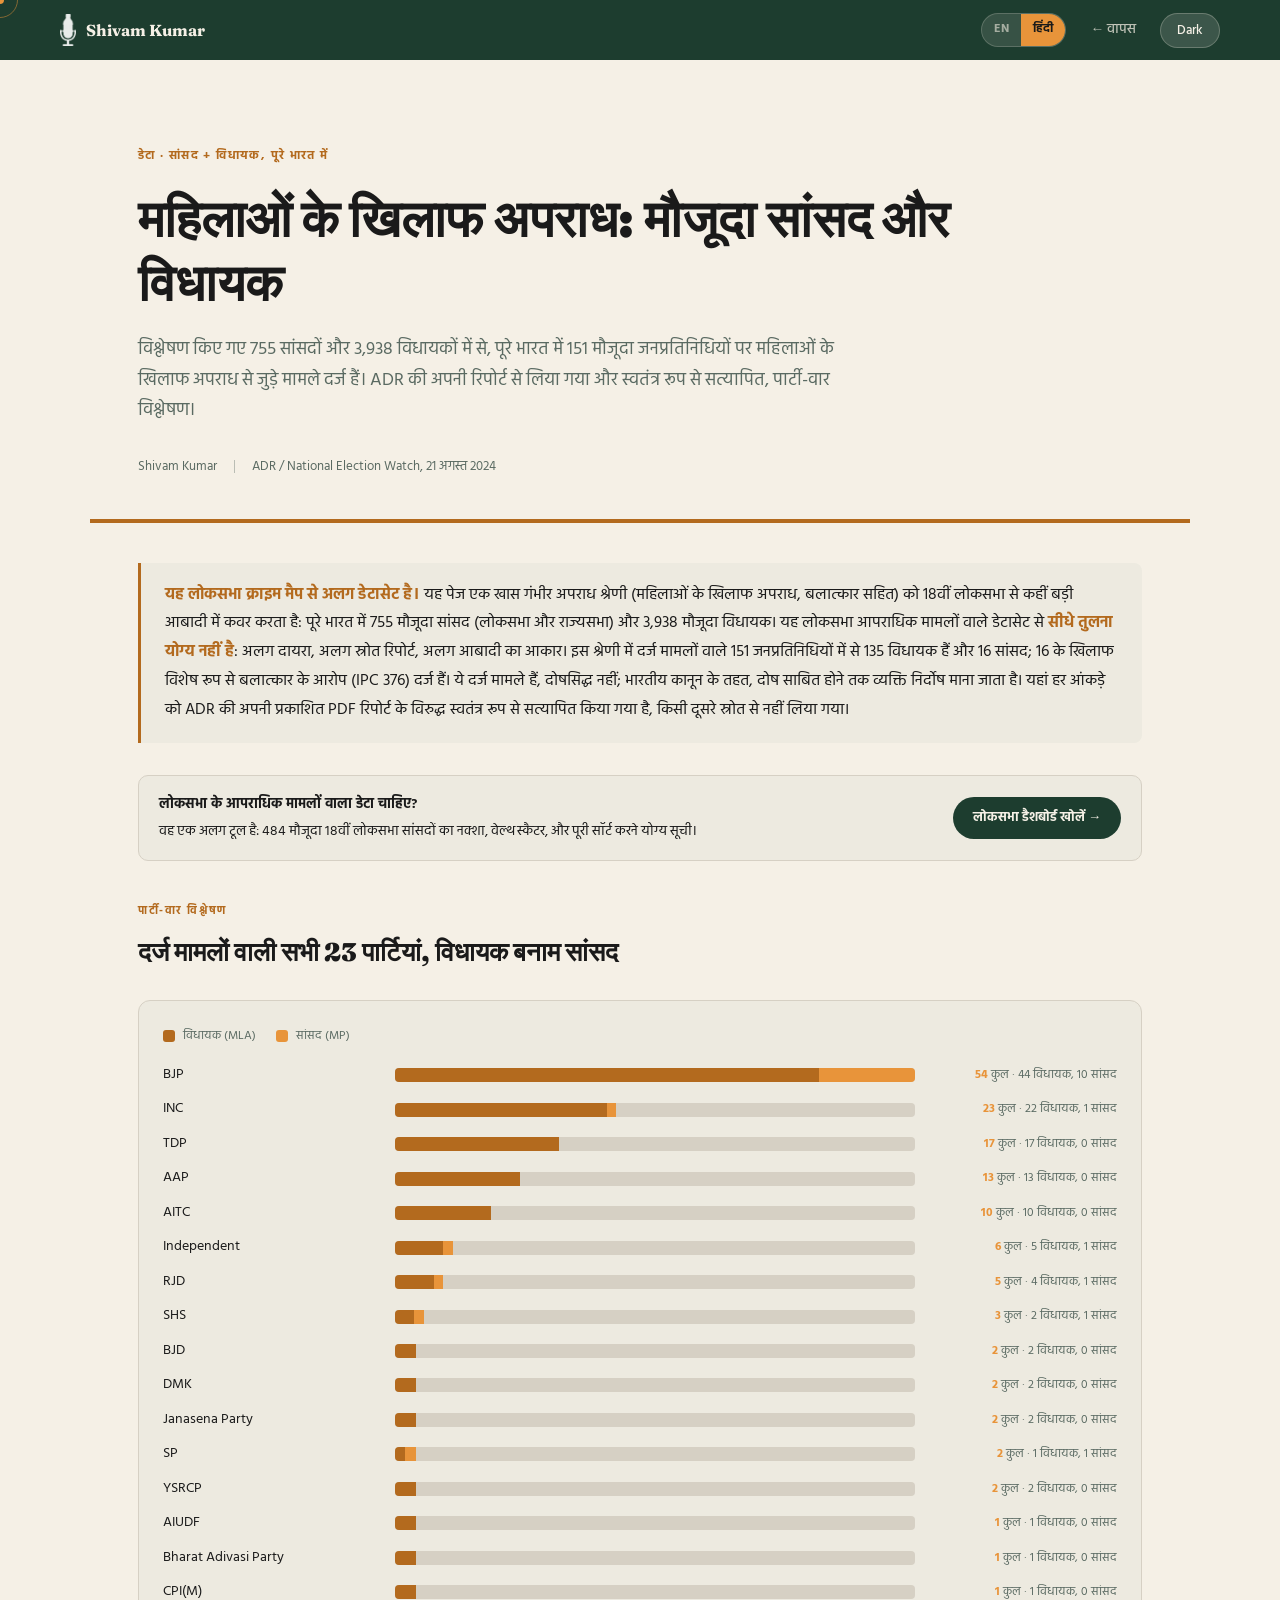
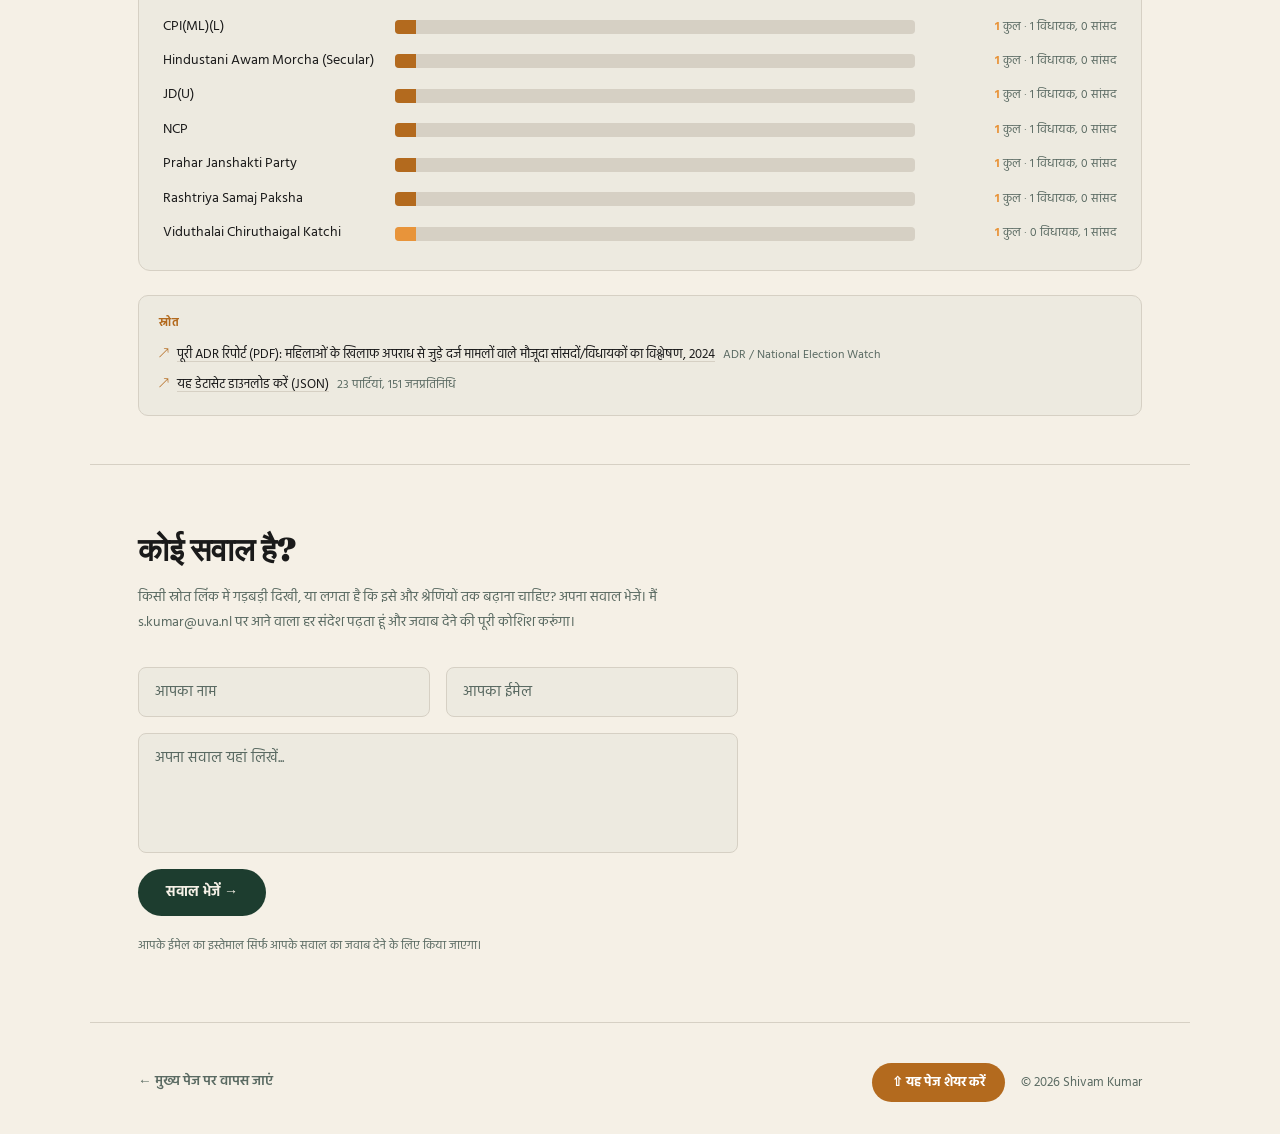
<file: crimes-against-women-hi.html>
<!DOCTYPE html>
<html lang="hi" data-theme="light">
<head>
  <meta charset="utf-8">
  <meta name="viewport" content="width=device-width, initial-scale=1">
  <link rel="icon" type="image/png" href="assets/img/logo.png">
  <title>महिलाओं के खिलाफ अपराध: मौजूदा सांसद और विधायक | Shivam Kumar</title>
  <meta name="description" content="पूरे भारत में 151 मौजूदा सांसद और विधायक पर महिलाओं के खिलाफ अपराध से जुड़े मामले दर्ज हैं। ADR की अपनी रिपोर्ट से लिया गया, पार्टी-वार विश्लेषण।">
  <meta property="og:type" content="website">
  <meta property="og:title" content="महिलाओं के खिलाफ अपराध: मौजूदा सांसद और विधायक">
  <meta property="og:description" content="पूरे भारत में 151 मौजूदा सांसद और विधायक पर महिलाओं के खिलाफ अपराध से जुड़े मामले दर्ज हैं। ADR की अपनी रिपोर्ट से लिया गया, पार्टी-वार विश्लेषण।">
  <meta property="og:image" content="https://shivamkgw.github.io/assets/img/banner-crimes-against-women.png">
  <meta property="og:url" content="https://shivamkgw.github.io/crimes-against-women-hi.html">
  <meta name="twitter:card" content="summary_large_image">
  <meta name="twitter:title" content="महिलाओं के खिलाफ अपराध: मौजूदा सांसद और विधायक">
  <meta name="twitter:description" content="पूरे भारत में 151 मौजूदा सांसद और विधायक पर महिलाओं के खिलाफ अपराध से जुड़े मामले दर्ज हैं। ADR की अपनी रिपोर्ट से लिया गया, पार्टी-वार विश्लेषण।">
  <meta name="twitter:image" content="https://shivamkgw.github.io/assets/img/banner-crimes-against-women.png">
  <link rel="preconnect" href="https://fonts.googleapis.com">
  <link rel="preconnect" href="https://fonts.gstatic.com" crossorigin>
  <link href="https://fonts.googleapis.com/css2?family=Fraunces:ital,opsz,wght@0,9..144,400;0,9..144,700;0,9..144,900;1,9..144,700&family=Hind:wght@400;500;600;700&family=Open+Sans:wght@400;500;600;700&display=swap" rel="stylesheet">
  <script>
    (function() {
      var saved = localStorage.getItem('theme');
      var prefersDark = window.matchMedia('(prefers-color-scheme: dark)').matches;
      if (saved === 'dark' || (!saved && prefersDark)) {
        document.documentElement.setAttribute('data-theme', 'dark');
      }
    })();
  </script>
  <style>
    *, *::before, *::after { box-sizing: border-box; margin: 0; padding: 0; }

    :root {
      --green:   #1D3D2F;
      --cream:   #F5F0E6;
      --light:   #F5F0E6;
      --amber:   #E8943A;
      --text:    #1A1A1A;
      --muted:   #5A6A62;
      --card-bg: #EDEAE0;
      --border:  #D6D0C4;
    }
    [data-theme="dark"] {
      --green:   #0D2019;
      --cream:   #111815;
      --light:   #F0EBE0;
      --amber:   #E8943A;
      --text:    #E0DBD0;
      --muted:   #8A9E94;
      --card-bg: #1A2820;
      --border:  #2A3D32;
    }

    html { scroll-behavior: smooth; }

    @media (pointer: fine)  { * { cursor: none !important; } }
    @media (pointer: coarse) { #cursor-dot, #cursor-ring { display: none !important; } }

    #cursor-dot {
      position: fixed; width: 8px; height: 8px;
      background: var(--amber); border-radius: 50%;
      pointer-events: none; z-index: 9999;
      transform: translate(-50%,-50%);
      transition: width .2s, height .2s;
    }
    #cursor-ring {
      position: fixed; width: 36px; height: 36px;
      border: 1.5px solid var(--amber); border-radius: 50%;
      pointer-events: none; z-index: 9998;
      transform: translate(-50%,-50%); opacity: .5;
      transition: width .3s cubic-bezier(.22,1,.36,1),
                  height .3s cubic-bezier(.22,1,.36,1), opacity .3s;
    }

    body {
      font-family: 'Hind', 'Open Sans', sans-serif;
      background: var(--cream);
      color: var(--text);
      font-size: 17px;
      line-height: 1.8;
      transition: background 0.2s, color 0.2s;
    }

    a { color: inherit; text-decoration: none; }

    nav {
      background: var(--green);
      padding: 0 60px;
      display: flex;
      align-items: center;
      justify-content: space-between;
      height: 60px;
      position: sticky;
      top: 0;
      z-index: 100;
    }
    .nav-logo { display: flex; align-items: center; gap: 10px; text-decoration: none; }
    .nav-logo img { height: 32px; width: auto; filter: brightness(0) invert(1); opacity: 0.9; }
    .nav-logo span { font-family: 'Fraunces', serif; font-weight: 700; font-size: 1rem; color: var(--light); }
    .nav-right { display: flex; align-items: center; gap: 24px; }
    .nav-back { font-size: 0.85rem; font-weight: 500; color: rgba(240,235,224,0.75); }
    .nav-back:hover { color: var(--light); }
    .lang-switch {
      display: flex; align-items: center; gap: 0;
      background: rgba(240,235,224,0.12);
      border: 1px solid rgba(240,235,224,0.2);
      border-radius: 100px; overflow: hidden;
    }
    .lang-switch a {
      padding: 5px 12px; font-size: 0.75rem; font-weight: 700;
      color: rgba(240,235,224,0.6); text-decoration: none;
      transition: background 0.2s, color 0.2s;
    }
    .lang-switch a.active { background: var(--amber); color: #1a1a1a; }
    .lang-switch a:not(.active):hover { color: var(--light); }
    #theme-toggle {
      background: rgba(240,235,224,0.15);
      border: 1px solid rgba(240,235,224,0.25);
      border-radius: 100px;
      padding: 6px 16px;
      cursor: pointer;
      font-size: 0.8rem;
      font-weight: 500;
      color: var(--light);
      font-family: inherit;
    }
    #theme-toggle:hover { background: rgba(240,235,224,0.25); }

    .article-hero {
      max-width: 1100px;
      margin: 0 auto;
      padding: 80px 48px 40px;
      border-bottom: 4px solid #B36A1E;
    }
    .article-tag {
      display: inline-block;
      font-size: 0.72rem;
      font-weight: 700;
      text-transform: uppercase;
      letter-spacing: 0.12em;
      color: #B36A1E;
      margin-bottom: 20px;
    }
    .article-hero h1 {
      font-family: 'Fraunces', serif;
      font-size: clamp(2.1rem, 4.4vw, 3.2rem);
      font-weight: 900;
      line-height: 1.25;
      color: var(--text);
      margin-bottom: 20px;
      max-width: 820px;
    }
    .article-hero .lead {
      font-size: 1.1rem;
      color: var(--muted);
      line-height: 1.75;
      max-width: 700px;
      margin-bottom: 28px;
    }
    .article-byline { font-size: 0.82rem; color: var(--muted); display: flex; align-items: center; gap: 16px; }
    .article-byline .sep { opacity: 0.4; }

    .page-body {
      max-width: 1100px;
      margin: 0 auto;
      padding: 40px 48px 0;
    }

    .callout {
      border-left: 3px solid #B36A1E;
      padding: 18px 24px;
      background: var(--card-bg);
      border-radius: 0 8px 8px 0;
      margin: 0 0 32px;
      font-size: 1rem;
      color: var(--text);
      line-height: 1.8;
    }
    .callout strong { color: #B36A1E; }

    .related-link-card {
      display: flex; align-items: center; justify-content: space-between; gap: 16px;
      background: var(--card-bg); border: 1px solid var(--border); border-radius: 10px;
      padding: 16px 20px; margin-bottom: 40px; flex-wrap: wrap;
    }
    .related-link-card .rl-text { font-size: 0.88rem; color: var(--text); }
    .related-link-card .rl-text strong { display: block; margin-bottom: 2px; }
    .related-link-card a.rl-btn {
      background: var(--green); color: var(--light); padding: 9px 20px; border-radius: 100px;
      font-size: 0.82rem; font-weight: 700; white-space: nowrap;
    }

    .section-label {
      font-size: 0.7rem;
      font-weight: 700;
      text-transform: uppercase;
      letter-spacing: 0.14em;
      color: #B36A1E;
      margin-bottom: 8px;
    }
    .section-title {
      font-family: 'Fraunces', serif;
      font-size: clamp(1.25rem, 2.5vw, 1.6rem);
      font-weight: 900;
      color: var(--text);
      margin-bottom: 24px;
    }

    .cases-women-wrap {
      background: var(--card-bg); border: 1px solid var(--border); border-radius: 12px;
      padding: 24px; display: flex; flex-direction: column; gap: 10px; margin-bottom: 24px;
    }
    .cw-row { display: flex; align-items: center; gap: 12px; }
    .cw-row-label { width: 220px; flex-shrink: 0; font-size: 0.85rem; color: var(--text); overflow: hidden; text-overflow: ellipsis; white-space: nowrap; }
    .cw-row-bar-track { flex: 1; min-width: 60px; background: var(--border); border-radius: 4px; height: 14px; overflow: hidden; display: flex; }
    .cw-row-bar-mla { height: 100%; background: #B36A1E; }
    .cw-row-bar-mp { height: 100%; background: var(--amber); }
    .cw-row-stat { width: 190px; flex-shrink: 0; font-size: 0.78rem; color: var(--muted); text-align: right; }
    .cw-row-stat strong { color: var(--amber); }
    .cw-legend { display: flex; gap: 20px; margin-bottom: 6px; font-size: 0.78rem; color: var(--muted); }
    .cw-legend-item { display: flex; align-items: center; gap: 8px; }
    .cw-legend-dot { width: 12px; height: 12px; border-radius: 3px; flex-shrink: 0; }
    @media (max-width: 900px) {
      .cw-row-label { width: 130px; font-size: 0.78rem; }
      .cw-row-stat { width: 130px; font-size: 0.7rem; }
    }

    .further-reading {
      margin: 0 0 48px;
      padding: 18px 20px;
      background: var(--card-bg);
      border-radius: 10px;
      border: 1px solid var(--border);
    }
    .further-reading-label {
      font-size: 0.68rem; font-weight: 700; text-transform: uppercase;
      letter-spacing: 0.12em; color: #B36A1E; margin-bottom: 12px;
    }
    .further-reading ul { list-style: none; display: flex; flex-direction: column; gap: 8px; }
    .further-reading li { display: flex; align-items: baseline; gap: 8px; font-size: 0.84rem; }
    .further-reading li::before { content: "\2197"; color: #B36A1E; flex-shrink: 0; font-size: 0.75rem; }
    .further-reading a {
      color: var(--text); text-decoration: underline; text-decoration-color: var(--border);
      text-underline-offset: 3px; transition: color 0.2s, text-decoration-color 0.2s; line-height: 1.4;
    }
    .further-reading a:hover { color: #B36A1E; text-decoration-color: #B36A1E; }
    .further-reading .source { font-size: 0.72rem; color: var(--muted); flex-shrink: 0; }

    #load-error {
      display: none;
      padding: 24px;
      background: var(--card-bg);
      border: 1px solid var(--border);
      border-radius: 10px;
      color: var(--muted);
      margin-bottom: 48px;
    }

    .question-section {
      max-width: 1100px; margin: 0 auto; padding: 56px 48px 64px; border-top: 1px solid var(--border);
    }
    .question-section h3 { font-family: 'Fraunces', serif; font-size: clamp(1.4rem, 3vw, 2rem); font-weight: 900; color: var(--text); margin-bottom: 8px; }
    .question-section .q-sub { font-size: 0.9rem; color: var(--muted); margin-bottom: 32px; max-width: 520px; line-height: 1.7; }
    .question-form { display: flex; flex-direction: column; gap: 16px; max-width: 600px; }
    .form-row { display: grid; grid-template-columns: 1fr 1fr; gap: 16px; }
    .question-form input, .question-form textarea {
      width: 100%; background: var(--card-bg); border: 1px solid var(--border); border-radius: 8px;
      padding: 12px 16px; font-family: inherit; font-size: 0.92rem; color: var(--text);
      transition: border-color 0.2s; resize: none;
    }
    .question-form input:focus, .question-form textarea:focus { outline: none; border-color: #B36A1E; }
    .question-form input::placeholder, .question-form textarea::placeholder { color: var(--muted); }
    .question-form textarea { min-height: 120px; }
    .form-submit {
      display: inline-flex; align-items: center; gap: 8px; background: var(--green); color: var(--light);
      border: none; border-radius: 100px; padding: 12px 28px; font-size: 0.88rem; font-weight: 700;
      font-family: inherit; cursor: pointer; transition: opacity 0.2s, transform 0.15s; align-self: flex-start;
    }
    .form-submit:hover { opacity: 0.85; transform: translateY(-1px); }
    .form-note { font-size: 0.75rem; color: var(--muted); margin-top: 4px; }

    .share-btn {
      display: flex; align-items: center; gap: 7px; background: #B36A1E; color: #fff;
      border: none; border-radius: 100px; padding: 9px 20px; font-size: 0.82rem; font-weight: 700;
      font-family: inherit; cursor: pointer; transition: opacity 0.2s, transform 0.15s;
    }
    .share-btn:hover { opacity: 0.88; transform: translateY(-1px); }
    .share-btn.copied { background: var(--green); color: var(--light); }

    .article-close {
      max-width: 1100px; margin: 0 auto; padding: 40px 48px 32px; border-top: 1px solid var(--border);
      display: flex; align-items: center; justify-content: space-between; gap: 20px; flex-wrap: wrap;
    }
    .close-back { font-size: 0.85rem; font-weight: 600; color: var(--muted); transition: color 0.2s; }
    .close-back:hover { color: #B36A1E; }

    @media (max-width: 900px) {
      nav { padding: 0 20px; }
      .article-hero { padding: 52px 24px 32px; }
      .page-body { padding: 32px 24px 0; }
      .article-close { padding: 32px 24px; flex-direction: column; }
      .question-section { padding: 40px 20px 56px; }
      .form-row { grid-template-columns: 1fr; }
    }
  </style>
</head>
<body>

  <div id="cursor-dot"></div>
  <div id="cursor-ring"></div>

  <nav>
    <a href="index.html" class="nav-logo">
      <img src="assets/img/logo.png" alt="Water Bottle">
      <span>Shivam Kumar</span>
    </a>
    <div class="nav-right">
      <div class="lang-switch">
        <a href="crimes-against-women.html">EN</a>
        <a href="crimes-against-women-hi.html" class="active">हिंदी</a>
      </div>
      <a href="index.html" class="nav-back">&larr; वापस</a>
      <button id="theme-toggle">Dark</button>
    </div>
  </nav>

  <header class="article-hero">
    <span class="article-tag">डेटा &middot; सांसद + विधायक, पूरे भारत में</span>
    <h1>महिलाओं के खिलाफ अपराध: मौजूदा सांसद और विधायक</h1>
    <p class="lead">विश्लेषण किए गए 755 सांसदों और 3,938 विधायकों में से, पूरे भारत में 151 मौजूदा जनप्रतिनिधियों पर महिलाओं के खिलाफ अपराध से जुड़े मामले दर्ज हैं। ADR की अपनी रिपोर्ट से लिया गया और स्वतंत्र रूप से सत्यापित, पार्टी-वार विश्लेषण।</p>
    <div class="article-byline">
      <span>Shivam Kumar</span>
      <span class="sep">|</span>
      <span>ADR / National Election Watch, 21 अगस्त 2024</span>
    </div>
  </header>

  <div class="page-body">
    <div class="callout">
      <strong>यह लोकसभा क्राइम मैप से अलग डेटासेट है।</strong> यह पेज एक खास गंभीर अपराध श्रेणी (महिलाओं के खिलाफ अपराध, बलात्कार सहित) को 18वीं लोकसभा से कहीं बड़ी आबादी में कवर करता है: पूरे भारत में <span id="cases-women-total">755</span> मौजूदा सांसद (लोकसभा और राज्यसभा) और <span id="cases-women-mla-total">3,938</span> मौजूदा विधायक। यह लोकसभा आपराधिक मामलों वाले डेटासेट से <strong>सीधे तुलना योग्य नहीं है</strong>: अलग दायरा, अलग स्रोत रिपोर्ट, अलग आबादी का आकार। इस श्रेणी में दर्ज मामलों वाले <span id="cases-women-grand-total">151</span> जनप्रतिनिधियों में से <span id="cases-women-mla-count">135</span> विधायक हैं और <span id="cases-women-mp-count">16</span> सांसद; <span id="cases-women-rape-count">16</span> के खिलाफ विशेष रूप से बलात्कार के आरोप (IPC 376) दर्ज हैं। ये दर्ज मामले हैं, दोषसिद्ध नहीं; भारतीय कानून के तहत, दोष साबित होने तक व्यक्ति निर्दोष माना जाता है। यहां हर आंकड़े को ADR की अपनी प्रकाशित PDF रिपोर्ट के विरुद्ध स्वतंत्र रूप से सत्यापित किया गया है, किसी दूसरे स्रोत से नहीं लिया गया।
    </div>

    <div id="load-error">अभी यह डेटासेट लोड नहीं हो सका। कृपया पेज रीफ्रेश करें, या बाद में फिर देखें।</div>

    <div class="related-link-card">
      <div class="rl-text">
        <strong>लोकसभा के आपराधिक मामलों वाला डेटा चाहिए?</strong>
        वह एक अलग टूल है: 484 मौजूदा 18वीं लोकसभा सांसदों का नक्शा, वेल्थ स्कैटर, और पूरी सॉर्ट करने योग्य सूची।
      </div>
      <a class="rl-btn" href="mp-crime-map-hi.html">लोकसभा डैशबोर्ड खोलें &rarr;</a>
    </div>

    <section id="cases-women-section">
      <p class="section-label">पार्टी-वार विश्लेषण</p>
      <h2 class="section-title">दर्ज मामलों वाली सभी 23 पार्टियां, विधायक बनाम सांसद</h2>
      <div class="cases-women-wrap" id="cases-women-chart"></div>
      <div class="further-reading">
        <p class="further-reading-label">स्रोत</p>
        <ul>
          <li>
            <a href="https://adrindia.org/sites/default/files/Analysis_of_Sitting_MPs_and_MLAs_with_Declared_Cases_Related_to_Crimes_against_Women_2024_FinalVer_English.pdf" target="_blank" rel="noopener">पूरी ADR रिपोर्ट (PDF): महिलाओं के खिलाफ अपराध से जुड़े दर्ज मामलों वाले मौजूदा सांसदों/विधायकों का विश्लेषण, 2024</a>
            <span class="source">ADR / National Election Watch</span>
          </li>
          <li>
            <a href="assets/data/mp-mla-crimes-against-women.json" target="_blank" rel="noopener">यह डेटासेट डाउनलोड करें (JSON)</a>
            <span class="source">23 पार्टियां, 151 जनप्रतिनिधि</span>
          </li>
        </ul>
      </div>
    </section>
  </div>

  <section class="question-section">
    <h3>कोई सवाल है?</h3>
    <p class="q-sub">किसी स्रोत लिंक में गड़बड़ी दिखी, या लगता है कि इसे और श्रेणियों तक बढ़ाना चाहिए? अपना सवाल भेजें। मैं s.kumar@uva.nl पर आने वाला हर संदेश पढ़ता हूं और जवाब देने की पूरी कोशिश करूंगा।</p>
    <form class="question-form" action="https://formspree.io/f/xdajnabl" method="POST">
      <div class="form-row">
        <input type="text" name="name" placeholder="आपका नाम" required>
        <input type="email" name="email" placeholder="आपका ईमेल" required>
      </div>
      <textarea name="question" placeholder="अपना सवाल यहां लिखें..." required></textarea>
      <input type="hidden" name="_subject" value="Question on: Crimes Against Women (MPs and MLAs) - Hindi page">
      <button type="submit" class="form-submit">सवाल भेजें &rarr;</button>
      <p class="form-note">आपके ईमेल का इस्तेमाल सिर्फ आपके सवाल का जवाब देने के लिए किया जाएगा।</p>
    </form>
  </section>

  <div class="article-close">
    <a href="index.html" class="close-back">&larr; मुख्य पेज पर वापस जाएं</a>
    <div style="display:flex;align-items:center;gap:16px;flex-wrap:wrap;">
      <button class="share-btn" id="share-btn" onclick="shareArticle()">&#8679; यह पेज शेयर करें</button>
      <span style="font-size:0.8rem;color:var(--muted);">&copy; 2026 Shivam Kumar</span>
    </div>
  </div>

  <script>
    const toggle = document.getElementById('theme-toggle');
    function applyTheme(theme) {
      document.documentElement.setAttribute('data-theme', theme);
      toggle.textContent = theme === 'dark' ? 'Light' : 'Dark';
      localStorage.setItem('theme', theme);
    }
    applyTheme(document.documentElement.getAttribute('data-theme') || 'light');
    toggle.addEventListener('click', () => {
      applyTheme(document.documentElement.getAttribute('data-theme') === 'dark' ? 'light' : 'dark');
    });

    function shareArticle() {
      const btn = document.getElementById('share-btn');
      const url = window.location.href;
      if (navigator.share) {
        navigator.share({ title: document.title, url });
      } else {
        navigator.clipboard.writeText(url).then(() => {
          btn.textContent = '✓ लिंक कॉपी हो गया!';
          btn.classList.add('copied');
          setTimeout(() => { btn.innerHTML = '&#8679; यह पेज शेयर करें'; btn.classList.remove('copied'); }, 2000);
        });
      }
    }

    const dot  = document.getElementById('cursor-dot');
    const ring = document.getElementById('cursor-ring');
    let mx = 0, my = 0, rx = 0, ry = 0;
    document.addEventListener('mousemove', e => { mx = e.clientX; my = e.clientY; });
    (function tick() {
      dot.style.left  = mx + 'px'; dot.style.top = my + 'px';
      rx += (mx - rx) * 0.12; ry += (my - ry) * 0.12;
      ring.style.left = rx + 'px'; ring.style.top = ry + 'px';
      requestAnimationFrame(tick);
    })();

    fetch('assets/data/mp-mla-crimes-against-women.json')
      .then(r => { if (!r.ok) throw new Error('bad response'); return r.json(); })
      .then(data => {
        const container = document.getElementById('cases-women-chart');
        const parties = data.parties.slice().sort((a, b) => b.total - a.total);
        const maxTotal = Math.max(...parties.map(p => p.total));
        let html = `<div class="cw-legend">
          <span class="cw-legend-item"><span class="cw-legend-dot" style="background:#B36A1E;"></span>विधायक (MLA)</span>
          <span class="cw-legend-item"><span class="cw-legend-dot" style="background:var(--amber);"></span>सांसद (MP)</span>
        </div>`;
        html += parties.map(p => {
          const pct = Math.max(4, (p.total / maxTotal) * 100);
          const mlaPct = p.total ? (p.mlas / p.total) * pct : 0;
          const mpPct = p.total ? (p.mps / p.total) * pct : 0;
          return `<div class="cw-row">
            <span class="cw-row-label" title="${p.party}">${p.party}</span>
            <span class="cw-row-bar-track">
              <span class="cw-row-bar-mla" style="width:${mlaPct}%"></span>
              <span class="cw-row-bar-mp" style="width:${mpPct}%"></span>
            </span>
            <span class="cw-row-stat"><strong>${p.total}</strong> कुल &middot; ${p.mlas} विधायक, ${p.mps} सांसद</span>
          </div>`;
        }).join('');
        container.innerHTML = html;
        document.getElementById('cases-women-total').textContent = '755';
        document.getElementById('cases-women-mla-total').textContent = '3,938';
        document.getElementById('cases-women-grand-total').textContent = data.meta.total;
        document.getElementById('cases-women-mla-count').textContent = data.meta.total_mlas;
        document.getElementById('cases-women-mp-count').textContent = data.meta.total_mps;
        document.getElementById('cases-women-rape-count').textContent = data.meta.rape_cases_total;
      })
      .catch(() => {
        document.getElementById('load-error').style.display = 'block';
        document.getElementById('cases-women-chart').innerHTML = '';
      });
  </script>
</body>
</html>
</file>
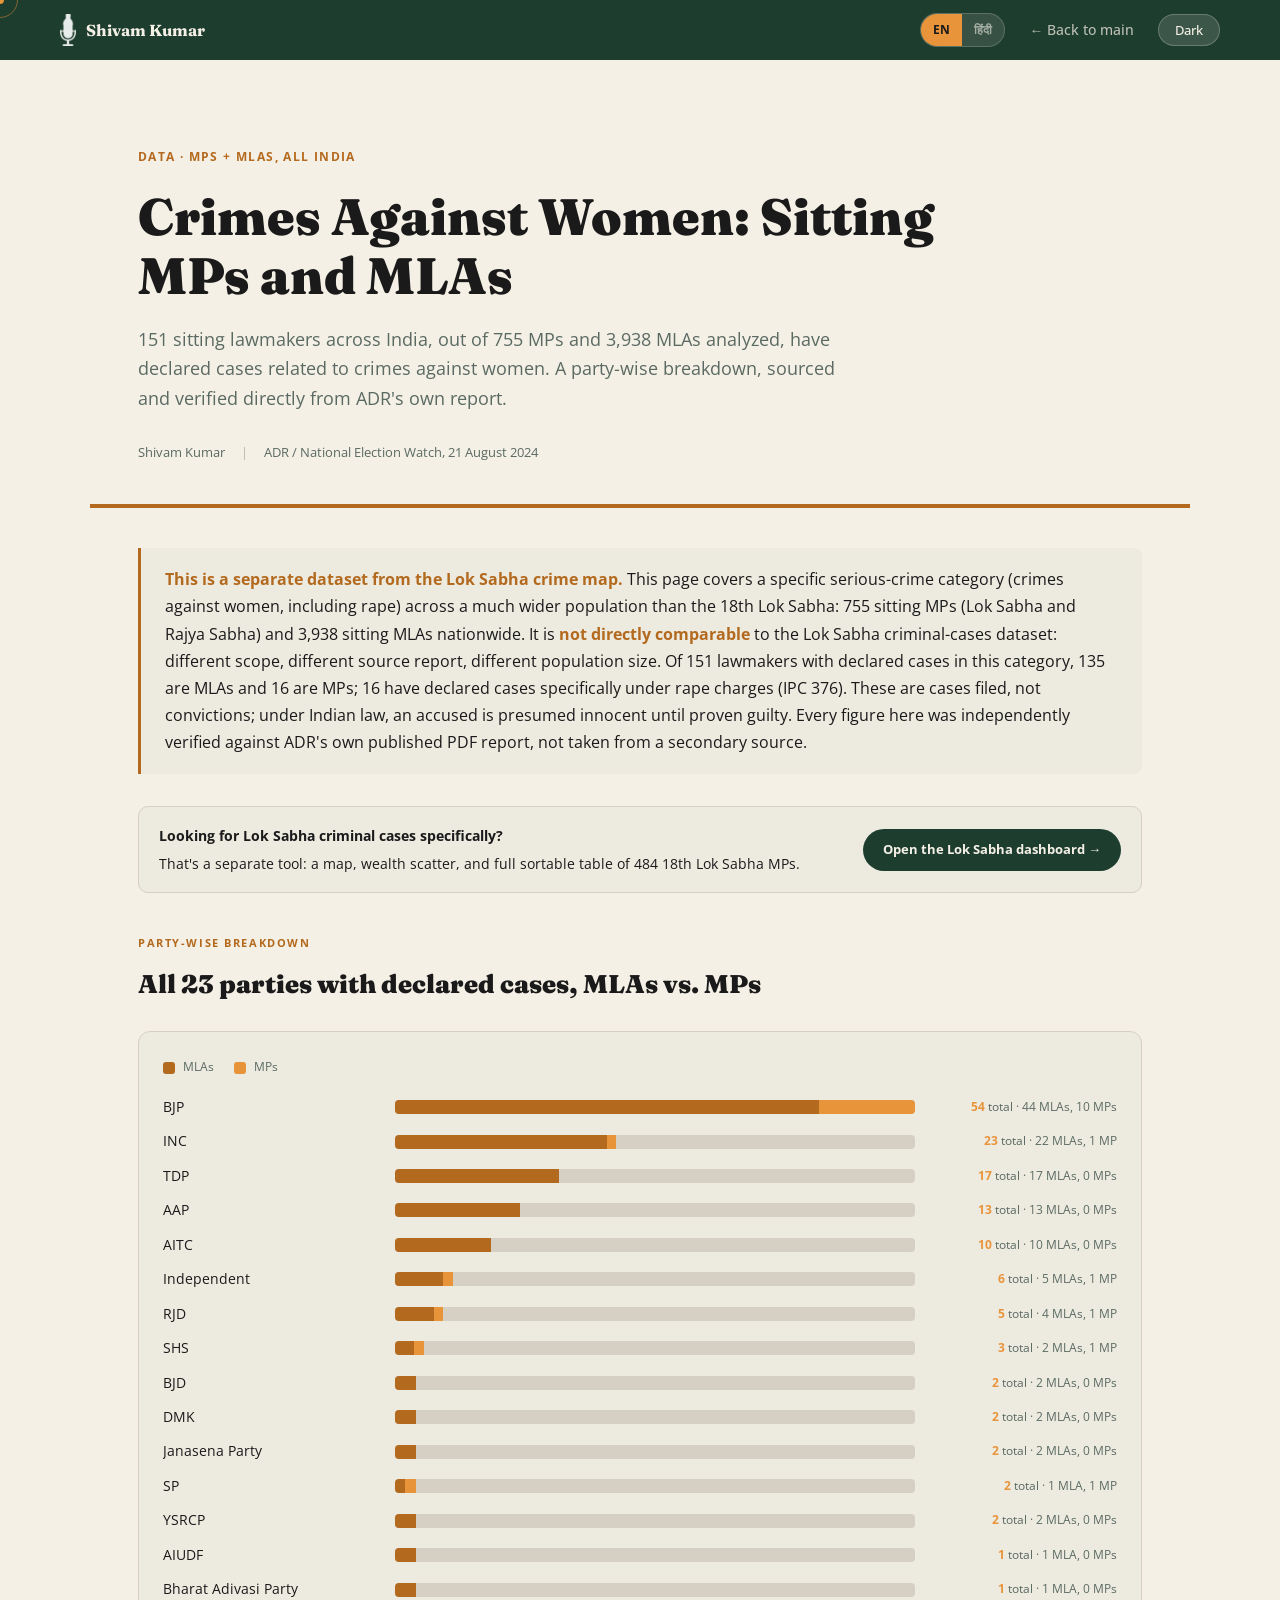
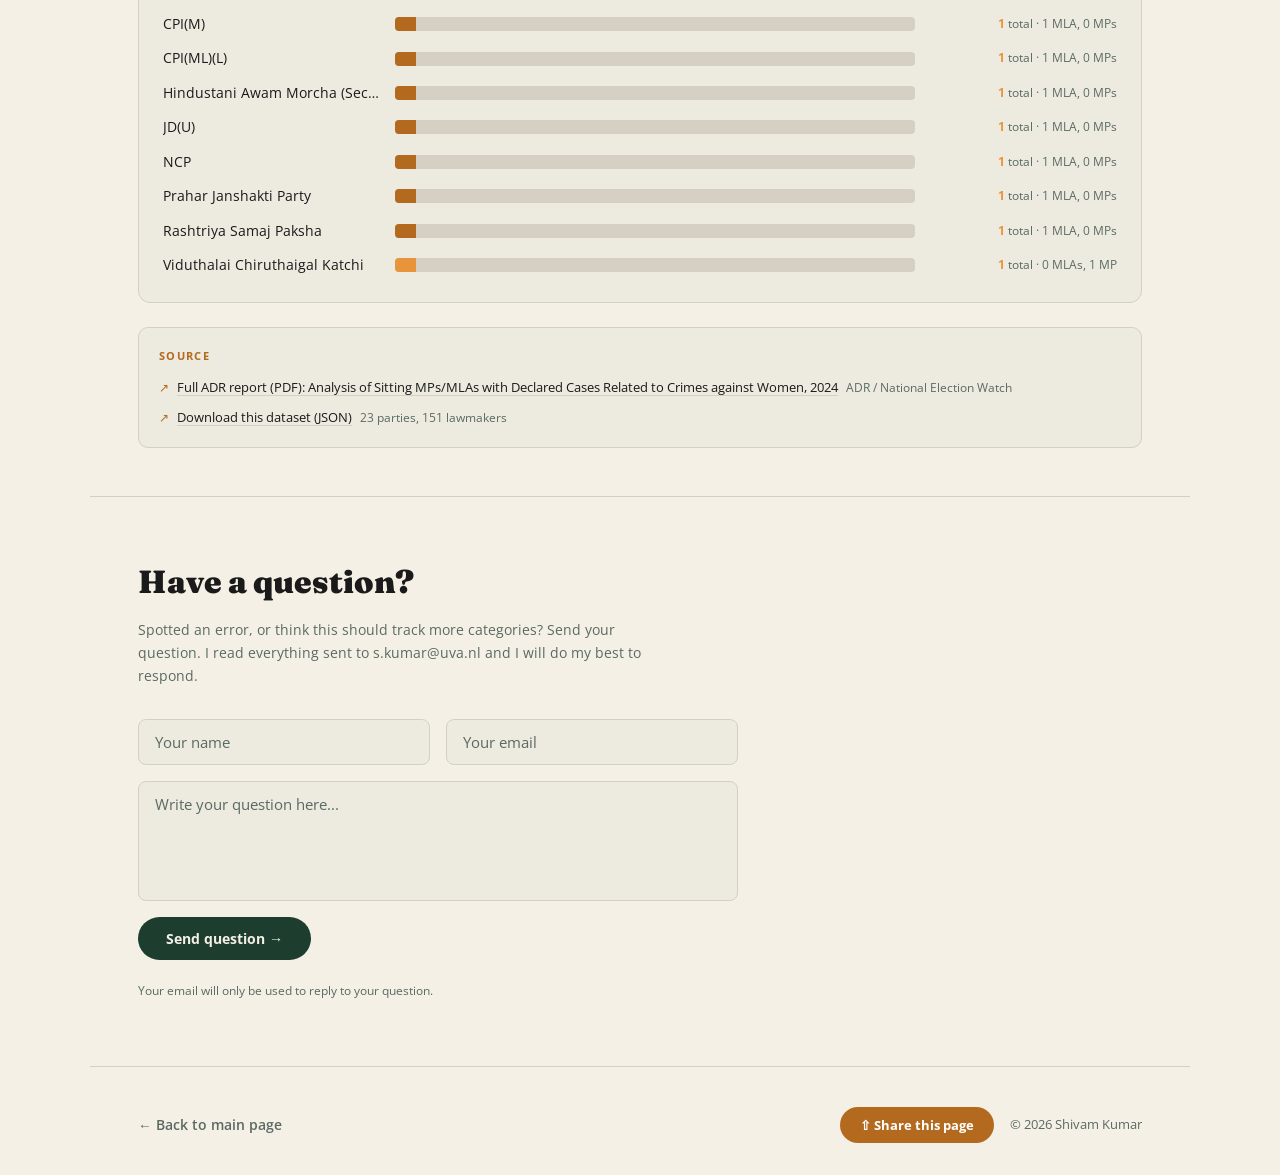
<file: crimes-against-women.html>
<!DOCTYPE html>
<html lang="en" data-theme="light">
<head>
  <meta charset="utf-8">
  <meta name="viewport" content="width=device-width, initial-scale=1">
  <link rel="icon" type="image/png" href="assets/img/logo.png">
  <title>Crimes Against Women: Sitting MPs and MLAs | Shivam Kumar</title>
  <meta name="description" content="151 sitting MPs and MLAs across India have declared cases related to crimes against women. A party-wise breakdown, sourced directly from ADR's own report.">
  <meta property="og:type" content="website">
  <meta property="og:title" content="Crimes Against Women: Sitting MPs and MLAs">
  <meta property="og:description" content="151 sitting MPs and MLAs across India have declared cases related to crimes against women. A party-wise breakdown, sourced directly from ADR's own report.">
  <meta property="og:image" content="https://shivamkgw.github.io/assets/img/banner-crimes-against-women.png">
  <meta property="og:url" content="https://shivamkgw.github.io/crimes-against-women.html">
  <meta name="twitter:card" content="summary_large_image">
  <meta name="twitter:title" content="Crimes Against Women: Sitting MPs and MLAs">
  <meta name="twitter:description" content="151 sitting MPs and MLAs across India have declared cases related to crimes against women. A party-wise breakdown, sourced directly from ADR's own report.">
  <meta name="twitter:image" content="https://shivamkgw.github.io/assets/img/banner-crimes-against-women.png">
  <link rel="preconnect" href="https://fonts.googleapis.com">
  <link rel="preconnect" href="https://fonts.gstatic.com" crossorigin>
  <link href="https://fonts.googleapis.com/css2?family=Fraunces:ital,opsz,wght@0,9..144,400;0,9..144,700;0,9..144,900;1,9..144,700&family=Caveat:wght@700&family=Open+Sans:wght@400;500;600;700&display=swap" rel="stylesheet">
  <script>
    (function() {
      var saved = localStorage.getItem('theme');
      var prefersDark = window.matchMedia('(prefers-color-scheme: dark)').matches;
      if (saved === 'dark' || (!saved && prefersDark)) {
        document.documentElement.setAttribute('data-theme', 'dark');
      }
    })();
  </script>
  <style>
    *, *::before, *::after { box-sizing: border-box; margin: 0; padding: 0; }

    :root {
      --green:   #1D3D2F;
      --cream:   #F5F0E6;
      --light:   #F5F0E6;
      --amber:   #E8943A;
      --text:    #1A1A1A;
      --muted:   #5A6A62;
      --card-bg: #EDEAE0;
      --border:  #D6D0C4;
    }
    [data-theme="dark"] {
      --green:   #0D2019;
      --cream:   #111815;
      --light:   #F0EBE0;
      --amber:   #E8943A;
      --text:    #E0DBD0;
      --muted:   #8A9E94;
      --card-bg: #1A2820;
      --border:  #2A3D32;
    }

    html { scroll-behavior: smooth; }

    @media (pointer: fine)  { * { cursor: none !important; } }
    @media (pointer: coarse) { #cursor-dot, #cursor-ring { display: none !important; } }

    #cursor-dot {
      position: fixed; width: 8px; height: 8px;
      background: var(--amber); border-radius: 50%;
      pointer-events: none; z-index: 9999;
      transform: translate(-50%,-50%);
      transition: width .2s, height .2s;
    }
    #cursor-ring {
      position: fixed; width: 36px; height: 36px;
      border: 1.5px solid var(--amber); border-radius: 50%;
      pointer-events: none; z-index: 9998;
      transform: translate(-50%,-50%); opacity: .5;
      transition: width .3s cubic-bezier(.22,1,.36,1),
                  height .3s cubic-bezier(.22,1,.36,1), opacity .3s;
    }

    body {
      font-family: 'Open Sans', sans-serif;
      background: var(--cream);
      color: var(--text);
      font-size: 17px;
      line-height: 1.8;
      transition: background 0.2s, color 0.2s;
    }

    a { color: inherit; text-decoration: none; }

    nav {
      background: var(--green);
      padding: 0 60px;
      display: flex;
      align-items: center;
      justify-content: space-between;
      height: 60px;
      position: sticky;
      top: 0;
      z-index: 100;
    }
    .nav-logo { display: flex; align-items: center; gap: 10px; text-decoration: none; }
    .nav-logo img { height: 32px; width: auto; filter: brightness(0) invert(1); opacity: 0.9; }
    .nav-logo span { font-family: 'Fraunces', serif; font-weight: 700; font-size: 1rem; color: var(--light); }
    .nav-right { display: flex; align-items: center; gap: 24px; }
    .nav-back { font-size: 0.85rem; font-weight: 500; color: rgba(240,235,224,0.75); }
    .nav-back:hover { color: var(--light); }
    .lang-switch {
      display: flex; align-items: center; gap: 0;
      background: rgba(240,235,224,0.12);
      border: 1px solid rgba(240,235,224,0.2);
      border-radius: 100px; overflow: hidden;
    }
    .lang-switch a {
      padding: 5px 12px; font-size: 0.75rem; font-weight: 700;
      color: rgba(240,235,224,0.6); text-decoration: none;
      transition: background 0.2s, color 0.2s;
    }
    .lang-switch a.active { background: var(--amber); color: #1a1a1a; }
    .lang-switch a:not(.active):hover { color: var(--light); }
    #theme-toggle {
      background: rgba(240,235,224,0.15);
      border: 1px solid rgba(240,235,224,0.25);
      border-radius: 100px;
      padding: 6px 16px;
      cursor: pointer;
      font-size: 0.8rem;
      font-weight: 500;
      color: var(--light);
      font-family: inherit;
    }
    #theme-toggle:hover { background: rgba(240,235,224,0.25); }

    .article-hero {
      max-width: 1100px;
      margin: 0 auto;
      padding: 80px 48px 40px;
      border-bottom: 4px solid #B36A1E;
    }
    .article-tag {
      display: inline-block;
      font-size: 0.72rem;
      font-weight: 700;
      text-transform: uppercase;
      letter-spacing: 0.12em;
      color: #B36A1E;
      margin-bottom: 20px;
    }
    .article-hero h1 {
      font-family: 'Fraunces', serif;
      font-size: clamp(2.1rem, 4.4vw, 3.2rem);
      font-weight: 900;
      line-height: 1.15;
      color: var(--text);
      margin-bottom: 20px;
      max-width: 820px;
    }
    .article-hero .lead {
      font-size: 1.1rem;
      color: var(--muted);
      line-height: 1.65;
      max-width: 700px;
      margin-bottom: 28px;
    }
    .article-byline { font-size: 0.82rem; color: var(--muted); display: flex; align-items: center; gap: 16px; }
    .article-byline .sep { opacity: 0.4; }

    .page-body {
      max-width: 1100px;
      margin: 0 auto;
      padding: 40px 48px 0;
    }

    .callout {
      border-left: 3px solid #B36A1E;
      padding: 18px 24px;
      background: var(--card-bg);
      border-radius: 0 8px 8px 0;
      margin: 0 0 32px;
      font-size: 1rem;
      color: var(--text);
      line-height: 1.7;
    }
    .callout strong { color: #B36A1E; }

    .related-link-card {
      display: flex; align-items: center; justify-content: space-between; gap: 16px;
      background: var(--card-bg); border: 1px solid var(--border); border-radius: 10px;
      padding: 16px 20px; margin-bottom: 40px; flex-wrap: wrap;
    }
    .related-link-card .rl-text { font-size: 0.88rem; color: var(--text); }
    .related-link-card .rl-text strong { display: block; margin-bottom: 2px; }
    .related-link-card a.rl-btn {
      background: var(--green); color: var(--light); padding: 9px 20px; border-radius: 100px;
      font-size: 0.82rem; font-weight: 700; white-space: nowrap;
    }

    .section-label {
      font-size: 0.7rem;
      font-weight: 700;
      text-transform: uppercase;
      letter-spacing: 0.14em;
      color: #B36A1E;
      margin-bottom: 8px;
    }
    .section-title {
      font-family: 'Fraunces', serif;
      font-size: clamp(1.25rem, 2.5vw, 1.6rem);
      font-weight: 900;
      color: var(--text);
      margin-bottom: 24px;
    }

    .cases-women-wrap {
      background: var(--card-bg); border: 1px solid var(--border); border-radius: 12px;
      padding: 24px; display: flex; flex-direction: column; gap: 10px; margin-bottom: 24px;
    }
    .cw-row { display: flex; align-items: center; gap: 12px; }
    .cw-row-label { width: 220px; flex-shrink: 0; font-size: 0.85rem; color: var(--text); overflow: hidden; text-overflow: ellipsis; white-space: nowrap; }
    .cw-row-bar-track { flex: 1; min-width: 60px; background: var(--border); border-radius: 4px; height: 14px; overflow: hidden; display: flex; }
    .cw-row-bar-mla { height: 100%; background: #B36A1E; }
    .cw-row-bar-mp { height: 100%; background: var(--amber); }
    .cw-row-stat { width: 190px; flex-shrink: 0; font-size: 0.78rem; color: var(--muted); text-align: right; }
    .cw-row-stat strong { color: var(--amber); }
    .cw-legend { display: flex; gap: 20px; margin-bottom: 6px; font-size: 0.78rem; color: var(--muted); }
    .cw-legend-item { display: flex; align-items: center; gap: 8px; }
    .cw-legend-dot { width: 12px; height: 12px; border-radius: 3px; flex-shrink: 0; }
    @media (max-width: 900px) {
      .cw-row-label { width: 130px; font-size: 0.78rem; }
      .cw-row-stat { width: 130px; font-size: 0.7rem; }
    }

    .further-reading {
      margin: 0 0 48px;
      padding: 18px 20px;
      background: var(--card-bg);
      border-radius: 10px;
      border: 1px solid var(--border);
    }
    .further-reading-label {
      font-size: 0.68rem; font-weight: 700; text-transform: uppercase;
      letter-spacing: 0.12em; color: #B36A1E; margin-bottom: 12px;
    }
    .further-reading ul { list-style: none; display: flex; flex-direction: column; gap: 8px; }
    .further-reading li { display: flex; align-items: baseline; gap: 8px; font-size: 0.84rem; }
    .further-reading li::before { content: "\2197"; color: #B36A1E; flex-shrink: 0; font-size: 0.75rem; }
    .further-reading a {
      color: var(--text); text-decoration: underline; text-decoration-color: var(--border);
      text-underline-offset: 3px; transition: color 0.2s, text-decoration-color 0.2s; line-height: 1.4;
    }
    .further-reading a:hover { color: #B36A1E; text-decoration-color: #B36A1E; }
    .further-reading .source { font-size: 0.72rem; color: var(--muted); flex-shrink: 0; }

    #load-error {
      display: none;
      padding: 24px;
      background: var(--card-bg);
      border: 1px solid var(--border);
      border-radius: 10px;
      color: var(--muted);
      margin-bottom: 48px;
    }

    .question-section {
      max-width: 1100px; margin: 0 auto; padding: 56px 48px 64px; border-top: 1px solid var(--border);
    }
    .question-section h3 { font-family: 'Fraunces', serif; font-size: clamp(1.4rem, 3vw, 2rem); font-weight: 900; color: var(--text); margin-bottom: 8px; }
    .question-section .q-sub { font-size: 0.9rem; color: var(--muted); margin-bottom: 32px; max-width: 520px; line-height: 1.6; }
    .question-form { display: flex; flex-direction: column; gap: 16px; max-width: 600px; }
    .form-row { display: grid; grid-template-columns: 1fr 1fr; gap: 16px; }
    .question-form input, .question-form textarea {
      width: 100%; background: var(--card-bg); border: 1px solid var(--border); border-radius: 8px;
      padding: 12px 16px; font-family: inherit; font-size: 0.92rem; color: var(--text);
      transition: border-color 0.2s; resize: none;
    }
    .question-form input:focus, .question-form textarea:focus { outline: none; border-color: #B36A1E; }
    .question-form input::placeholder, .question-form textarea::placeholder { color: var(--muted); }
    .question-form textarea { min-height: 120px; }
    .form-submit {
      display: inline-flex; align-items: center; gap: 8px; background: var(--green); color: var(--light);
      border: none; border-radius: 100px; padding: 12px 28px; font-size: 0.88rem; font-weight: 700;
      font-family: inherit; cursor: pointer; transition: opacity 0.2s, transform 0.15s; align-self: flex-start;
    }
    .form-submit:hover { opacity: 0.85; transform: translateY(-1px); }
    .form-note { font-size: 0.75rem; color: var(--muted); margin-top: 4px; }

    .share-btn {
      display: flex; align-items: center; gap: 7px; background: #B36A1E; color: #fff;
      border: none; border-radius: 100px; padding: 9px 20px; font-size: 0.82rem; font-weight: 700;
      font-family: inherit; cursor: pointer; transition: opacity 0.2s, transform 0.15s;
    }
    .share-btn:hover { opacity: 0.88; transform: translateY(-1px); }
    .share-btn.copied { background: var(--green); color: var(--light); }

    .article-close {
      max-width: 1100px; margin: 0 auto; padding: 40px 48px 32px; border-top: 1px solid var(--border);
      display: flex; align-items: center; justify-content: space-between; gap: 20px; flex-wrap: wrap;
    }
    .close-back { font-size: 0.85rem; font-weight: 600; color: var(--muted); transition: color 0.2s; }
    .close-back:hover { color: #B36A1E; }

    @media (max-width: 900px) {
      nav { padding: 0 20px; }
      .article-hero { padding: 52px 24px 32px; }
      .page-body { padding: 32px 24px 0; }
      .article-close { padding: 32px 24px; flex-direction: column; }
      .question-section { padding: 40px 20px 56px; }
      .form-row { grid-template-columns: 1fr; }
    }
  </style>
</head>
<body>

  <div id="cursor-dot"></div>
  <div id="cursor-ring"></div>

  <nav>
    <a href="index.html" class="nav-logo">
      <img src="assets/img/logo.png" alt="Water Bottle">
      <span>Shivam Kumar</span>
    </a>
    <div class="nav-right">
      <div class="lang-switch">
        <a href="crimes-against-women.html" class="active">EN</a>
        <a href="crimes-against-women-hi.html">हिंदी</a>
      </div>
      <a href="index.html" class="nav-back">&larr; Back to main</a>
      <button id="theme-toggle">Dark</button>
    </div>
  </nav>

  <header class="article-hero">
    <span class="article-tag">Data &middot; MPs + MLAs, All India</span>
    <h1>Crimes Against Women: Sitting MPs and MLAs</h1>
    <p class="lead">151 sitting lawmakers across India, out of 755 MPs and 3,938 MLAs analyzed, have declared cases related to crimes against women. A party-wise breakdown, sourced and verified directly from ADR's own report.</p>
    <div class="article-byline">
      <span>Shivam Kumar</span>
      <span class="sep">|</span>
      <span>ADR / National Election Watch, 21 August 2024</span>
    </div>
  </header>

  <div class="page-body">
    <div class="callout">
      <strong>This is a separate dataset from the Lok Sabha crime map.</strong> This page covers a specific serious-crime category (crimes against women, including rape) across a much wider population than the 18th Lok Sabha: <span id="cases-women-total">755</span> sitting MPs (Lok Sabha and Rajya Sabha) and <span id="cases-women-mla-total">3,938</span> sitting MLAs nationwide. It is <strong>not directly comparable</strong> to the Lok Sabha criminal-cases dataset: different scope, different source report, different population size. Of <span id="cases-women-grand-total">151</span> lawmakers with declared cases in this category, <span id="cases-women-mla-count">135</span> are MLAs and <span id="cases-women-mp-count">16</span> are MPs; <span id="cases-women-rape-count">16</span> have declared cases specifically under rape charges (IPC 376). These are cases filed, not convictions; under Indian law, an accused is presumed innocent until proven guilty. Every figure here was independently verified against ADR's own published PDF report, not taken from a secondary source.
    </div>

    <div id="load-error">Could not load this dataset right now. Please refresh, or check back later.</div>

    <div class="related-link-card">
      <div class="rl-text">
        <strong>Looking for Lok Sabha criminal cases specifically?</strong>
        That's a separate tool: a map, wealth scatter, and full sortable table of 484 18th Lok Sabha MPs.
      </div>
      <a class="rl-btn" href="mp-crime-map.html">Open the Lok Sabha dashboard &rarr;</a>
    </div>

    <section id="cases-women-section">
      <p class="section-label">Party-Wise Breakdown</p>
      <h2 class="section-title">All 23 parties with declared cases, MLAs vs. MPs</h2>
      <div class="cases-women-wrap" id="cases-women-chart"></div>
      <div class="further-reading">
        <p class="further-reading-label">Source</p>
        <ul>
          <li>
            <a href="https://adrindia.org/sites/default/files/Analysis_of_Sitting_MPs_and_MLAs_with_Declared_Cases_Related_to_Crimes_against_Women_2024_FinalVer_English.pdf" target="_blank" rel="noopener">Full ADR report (PDF): Analysis of Sitting MPs/MLAs with Declared Cases Related to Crimes against Women, 2024</a>
            <span class="source">ADR / National Election Watch</span>
          </li>
          <li>
            <a href="assets/data/mp-mla-crimes-against-women.json" target="_blank" rel="noopener">Download this dataset (JSON)</a>
            <span class="source">23 parties, 151 lawmakers</span>
          </li>
        </ul>
      </div>
    </section>
  </div>

  <section class="question-section">
    <h3>Have a question?</h3>
    <p class="q-sub">Spotted an error, or think this should track more categories? Send your question. I read everything sent to s.kumar@uva.nl and I will do my best to respond.</p>
    <form class="question-form" action="https://formspree.io/f/xdajnabl" method="POST">
      <div class="form-row">
        <input type="text" name="name" placeholder="Your name" required>
        <input type="email" name="email" placeholder="Your email" required>
      </div>
      <textarea name="question" placeholder="Write your question here..." required></textarea>
      <input type="hidden" name="_subject" value="Question on: Crimes Against Women (MPs and MLAs)">
      <button type="submit" class="form-submit">Send question &rarr;</button>
      <p class="form-note">Your email will only be used to reply to your question.</p>
    </form>
  </section>

  <div class="article-close">
    <a href="index.html" class="close-back">&larr; Back to main page</a>
    <div style="display:flex;align-items:center;gap:16px;flex-wrap:wrap;">
      <button class="share-btn" id="share-btn" onclick="shareArticle()">&#8679; Share this page</button>
      <span style="font-size:0.8rem;color:var(--muted);">&copy; 2026 Shivam Kumar</span>
    </div>
  </div>

  <script>
    const toggle = document.getElementById('theme-toggle');
    function applyTheme(theme) {
      document.documentElement.setAttribute('data-theme', theme);
      toggle.textContent = theme === 'dark' ? 'Light' : 'Dark';
      localStorage.setItem('theme', theme);
    }
    applyTheme(document.documentElement.getAttribute('data-theme') || 'light');
    toggle.addEventListener('click', () => {
      applyTheme(document.documentElement.getAttribute('data-theme') === 'dark' ? 'light' : 'dark');
    });

    function shareArticle() {
      const btn = document.getElementById('share-btn');
      const url = window.location.href;
      if (navigator.share) {
        navigator.share({ title: document.title, url });
      } else {
        navigator.clipboard.writeText(url).then(() => {
          btn.textContent = '✓ Link copied!';
          btn.classList.add('copied');
          setTimeout(() => { btn.innerHTML = '&#8679; Share this page'; btn.classList.remove('copied'); }, 2000);
        });
      }
    }

    const dot  = document.getElementById('cursor-dot');
    const ring = document.getElementById('cursor-ring');
    let mx = 0, my = 0, rx = 0, ry = 0;
    document.addEventListener('mousemove', e => { mx = e.clientX; my = e.clientY; });
    (function tick() {
      dot.style.left  = mx + 'px'; dot.style.top = my + 'px';
      rx += (mx - rx) * 0.12; ry += (my - ry) * 0.12;
      ring.style.left = rx + 'px'; ring.style.top = ry + 'px';
      requestAnimationFrame(tick);
    })();

    fetch('assets/data/mp-mla-crimes-against-women.json')
      .then(r => { if (!r.ok) throw new Error('bad response'); return r.json(); })
      .then(data => {
        const container = document.getElementById('cases-women-chart');
        const parties = data.parties.slice().sort((a, b) => b.total - a.total);
        const maxTotal = Math.max(...parties.map(p => p.total));
        let html = `<div class="cw-legend">
          <span class="cw-legend-item"><span class="cw-legend-dot" style="background:#B36A1E;"></span>MLAs</span>
          <span class="cw-legend-item"><span class="cw-legend-dot" style="background:var(--amber);"></span>MPs</span>
        </div>`;
        html += parties.map(p => {
          const pct = Math.max(4, (p.total / maxTotal) * 100);
          const mlaPct = p.total ? (p.mlas / p.total) * pct : 0;
          const mpPct = p.total ? (p.mps / p.total) * pct : 0;
          return `<div class="cw-row">
            <span class="cw-row-label" title="${p.party}">${p.party}</span>
            <span class="cw-row-bar-track">
              <span class="cw-row-bar-mla" style="width:${mlaPct}%"></span>
              <span class="cw-row-bar-mp" style="width:${mpPct}%"></span>
            </span>
            <span class="cw-row-stat"><strong>${p.total}</strong> total &middot; ${p.mlas} MLA${p.mlas === 1 ? '' : 's'}, ${p.mps} MP${p.mps === 1 ? '' : 's'}</span>
          </div>`;
        }).join('');
        container.innerHTML = html;
        document.getElementById('cases-women-total').textContent = '755';
        document.getElementById('cases-women-mla-total').textContent = '3,938';
        document.getElementById('cases-women-grand-total').textContent = data.meta.total;
        document.getElementById('cases-women-mla-count').textContent = data.meta.total_mlas;
        document.getElementById('cases-women-mp-count').textContent = data.meta.total_mps;
        document.getElementById('cases-women-rape-count').textContent = data.meta.rape_cases_total;
      })
      .catch(() => {
        document.getElementById('load-error').style.display = 'block';
        document.getElementById('cases-women-chart').innerHTML = '';
      });
  </script>
</body>
</html>
</file>
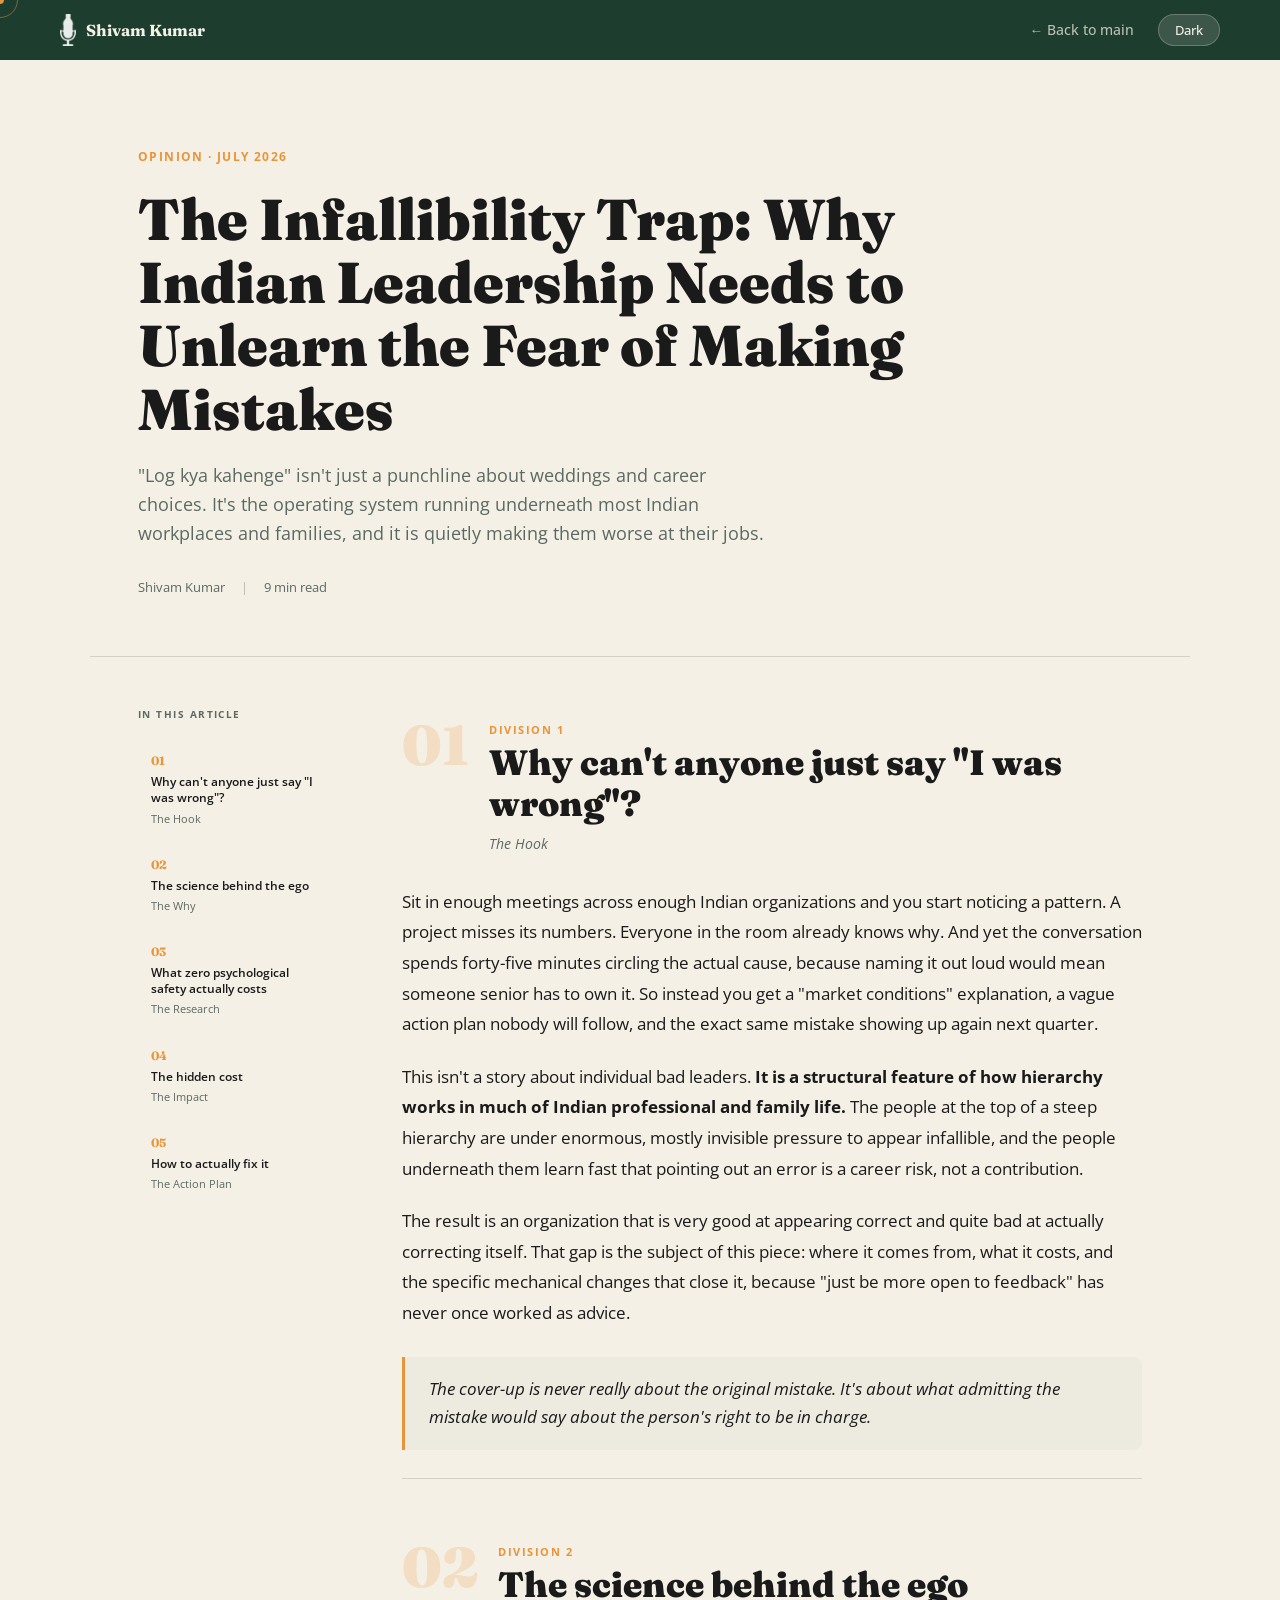
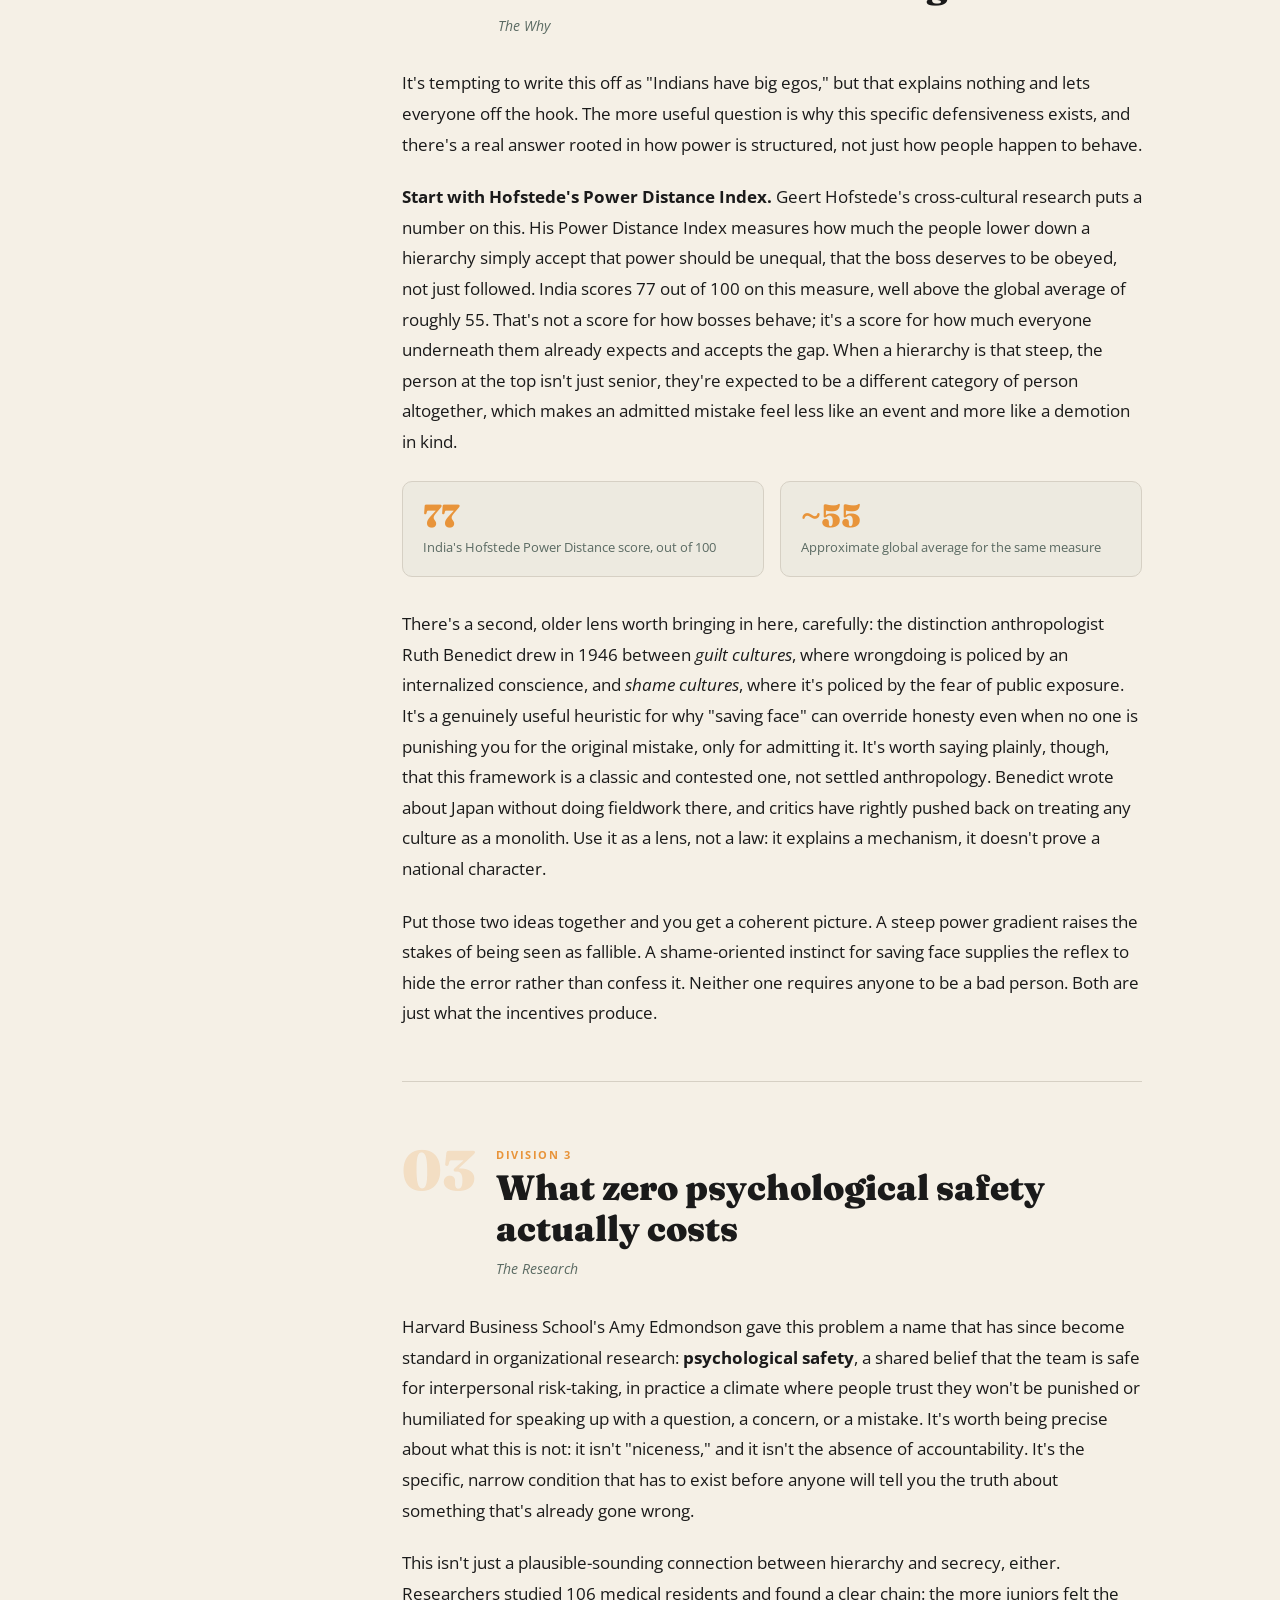
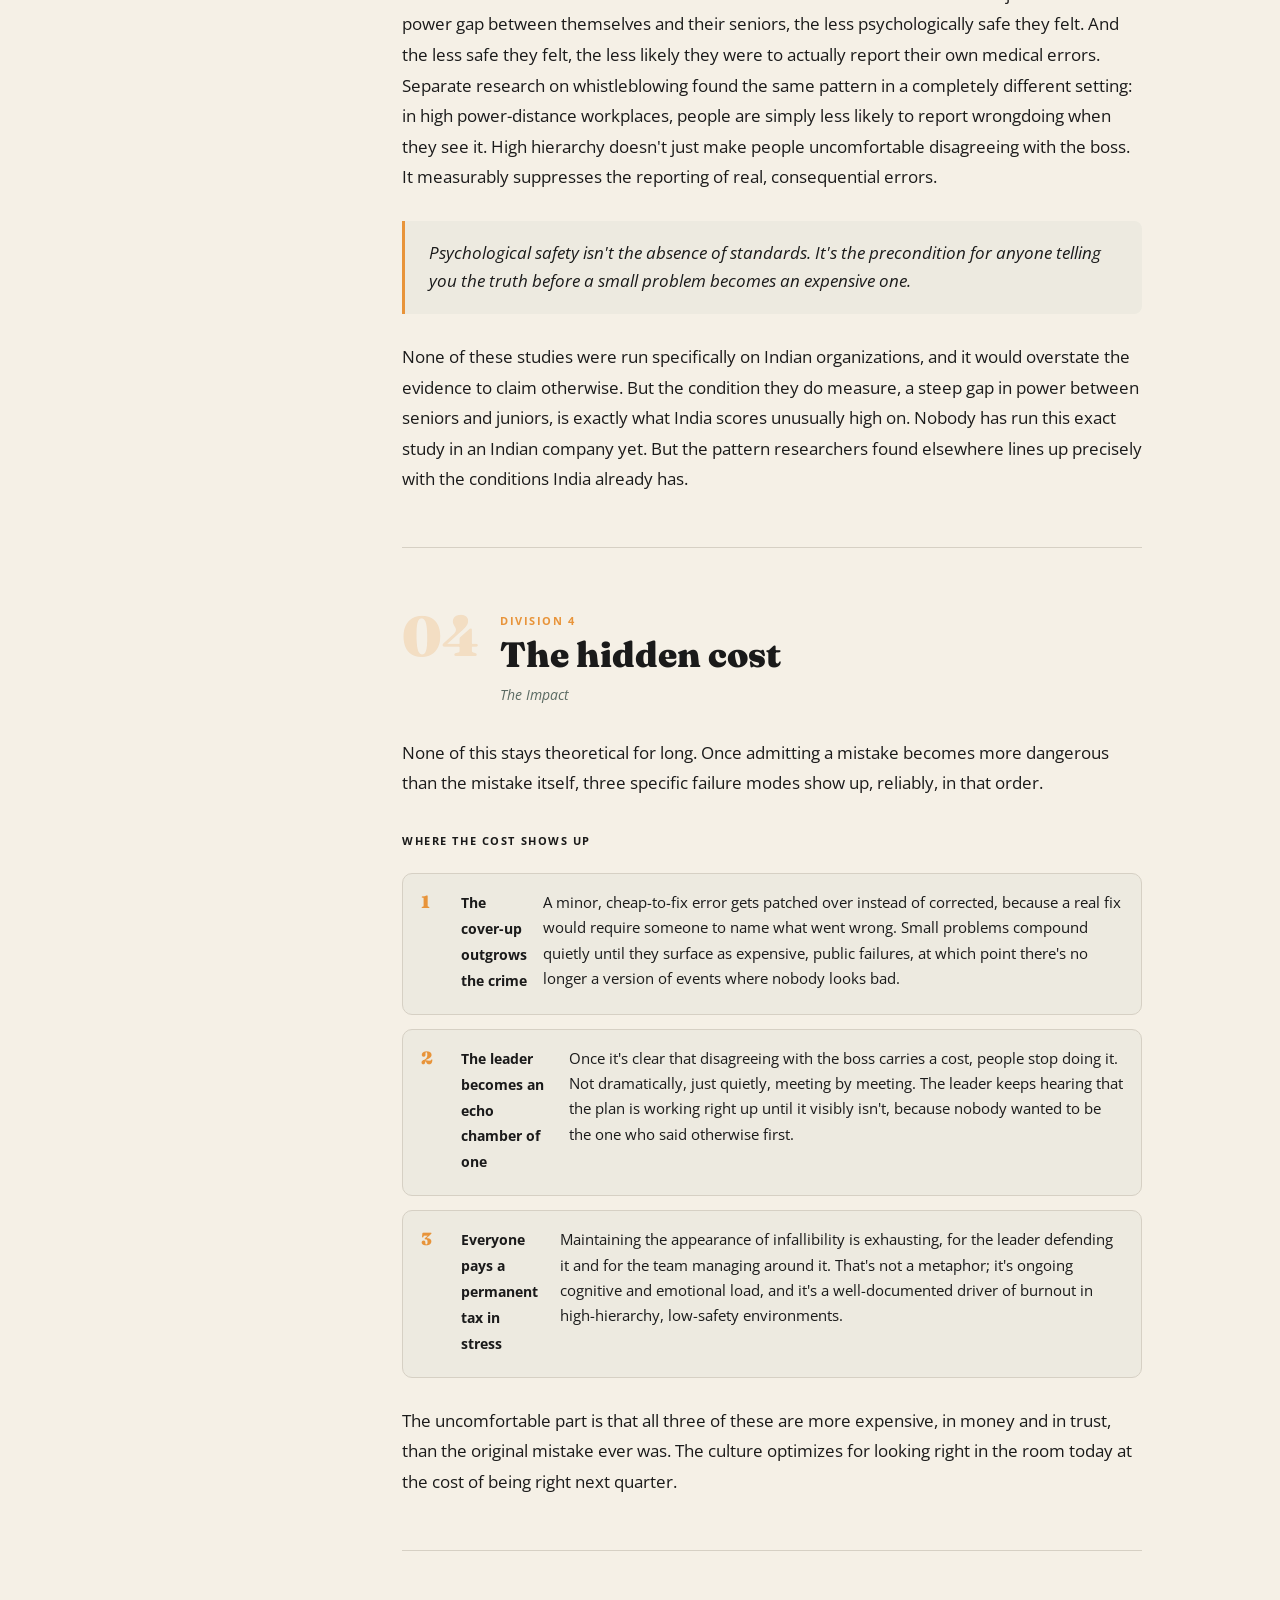
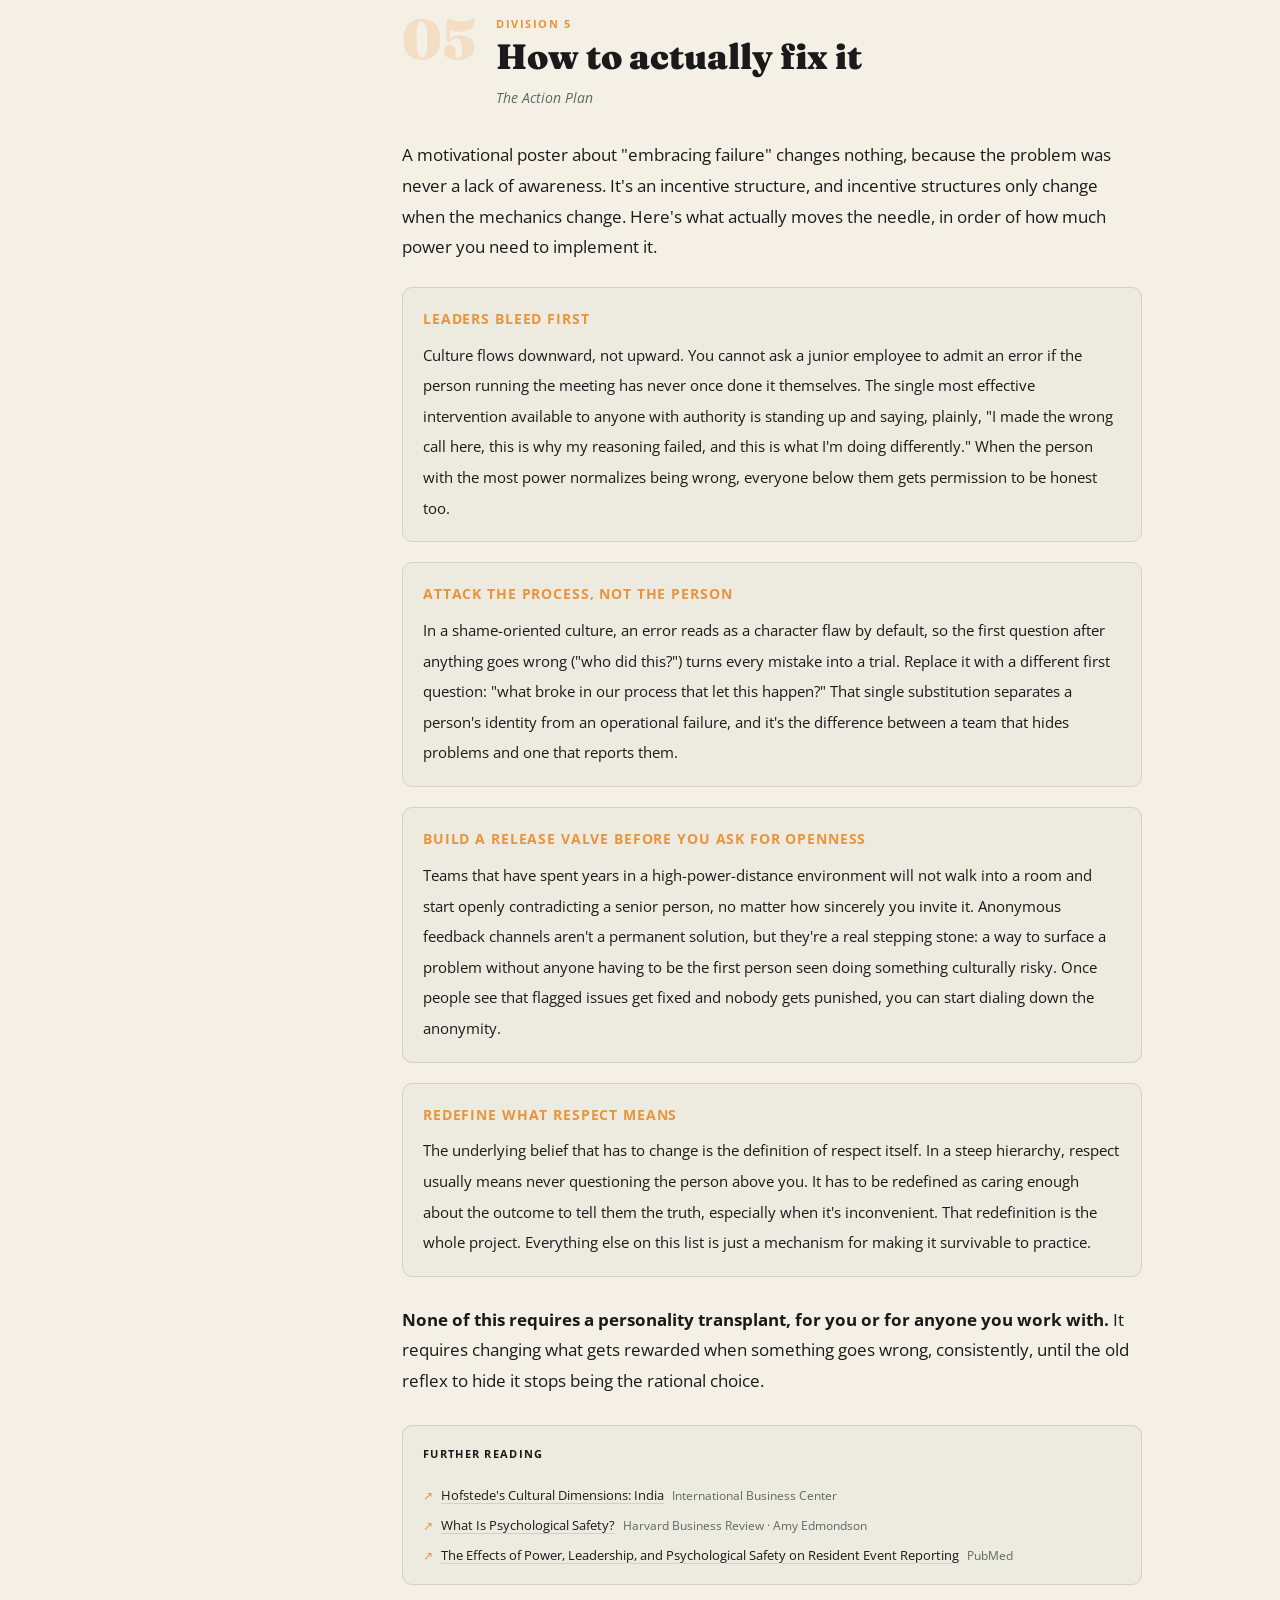
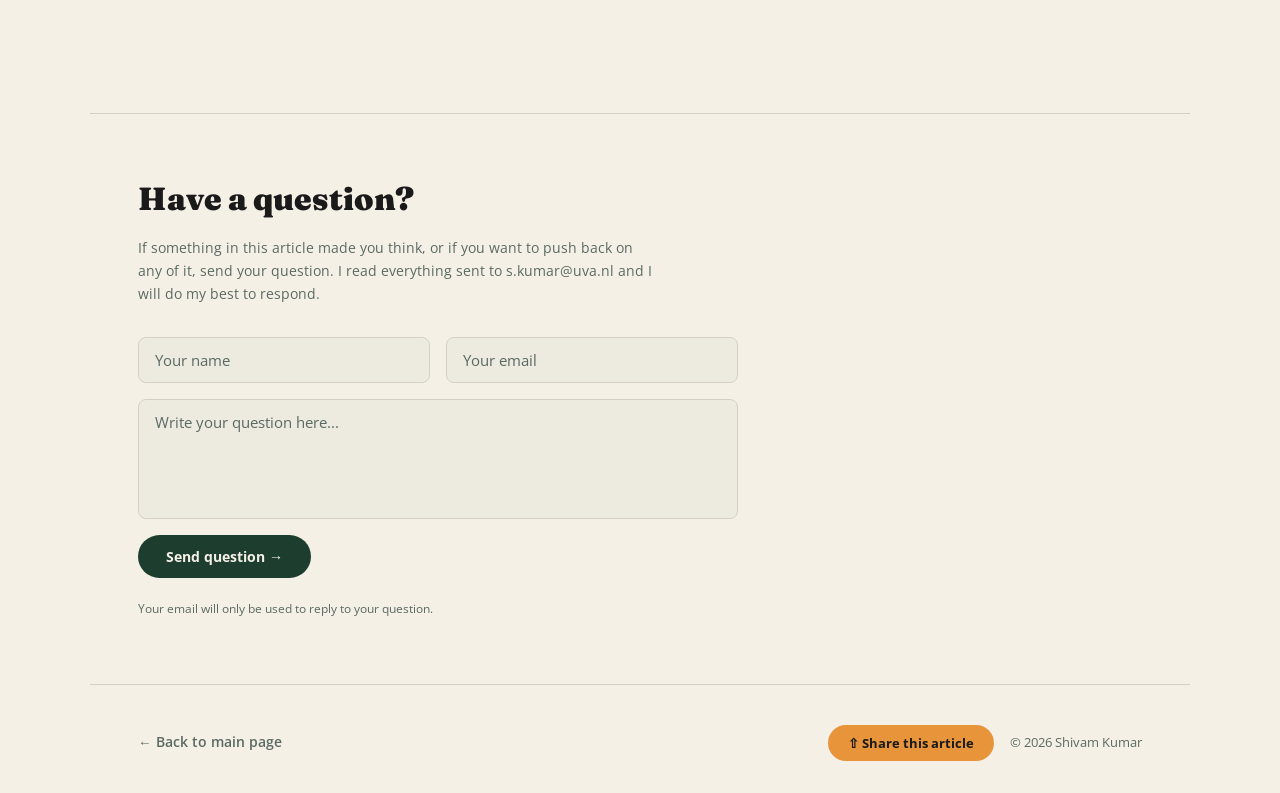
<file: infallibility-trap.html>
<!DOCTYPE html>
<html lang="en" data-theme="light">
<head>
  <meta charset="utf-8">
  <meta name="viewport" content="width=device-width, initial-scale=1">
  <link rel="icon" type="image/png" href="assets/img/logo.png">
  <title>The Infallibility Trap: Why Indian Leadership Needs to Unlearn the Fear of Making Mistakes | Shivam Kumar</title>
  <meta name="description" content="Why admitting 'I was wrong' feels impossible in high-hierarchy Indian workplaces and families, what the research says about the cost, and a concrete way out.">
  <meta property="og:type" content="website">
  <meta property="og:title" content="The Infallibility Trap: Why Indian Leadership Needs to Unlearn the Fear of Making Mistakes">
  <meta property="og:description" content="Why admitting 'I was wrong' feels impossible in high-hierarchy Indian workplaces and families, what the research says about the cost, and a concrete way out.">
  <meta property="og:url" content="https://shivamkgw.github.io/infallibility-trap.html">
  <meta name="twitter:card" content="summary_large_image">
  <link rel="preconnect" href="https://fonts.googleapis.com">
  <link rel="preconnect" href="https://fonts.gstatic.com" crossorigin>
  <link href="https://fonts.googleapis.com/css2?family=Fraunces:ital,opsz,wght@0,9..144,400;0,9..144,700;0,9..144,900;1,9..144,700&family=Caveat:wght@700&family=Open+Sans:wght@400;500;600;700&display=swap" rel="stylesheet">
  <script>
    (function() {
      var saved = localStorage.getItem('theme');
      var prefersDark = window.matchMedia('(prefers-color-scheme: dark)').matches;
      if (saved === 'dark' || (!saved && prefersDark)) {
        document.documentElement.setAttribute('data-theme', 'dark');
      }
    })();
  </script>
  <style>
    *, *::before, *::after { box-sizing: border-box; margin: 0; padding: 0; }

    :root {
      --green:   #1D3D2F;
      --cream:   #F5F0E6;
      --light:   #F5F0E6;
      --amber:   #E8943A;
      --text:    #1A1A1A;
      --muted:   #5A6A62;
      --card-bg: #EDEAE0;
      --border:  #D6D0C4;
    }
    [data-theme="dark"] {
      --green:   #0D2019;
      --cream:   #111815;
      --light:   #F0EBE0;
      --amber:   #E8943A;
      --text:    #E0DBD0;
      --muted:   #8A9E94;
      --card-bg: #1A2820;
      --border:  #2A3D32;
    }

    html { scroll-behavior: smooth; }

    @media (pointer: fine)  { * { cursor: none !important; } }
    @media (pointer: coarse) { #cursor-dot, #cursor-ring { display: none !important; } }

    #cursor-dot {
      position: fixed; width: 8px; height: 8px;
      background: var(--amber); border-radius: 50%;
      pointer-events: none; z-index: 9999;
      transform: translate(-50%,-50%);
      transition: width .2s, height .2s;
    }
    #cursor-ring {
      position: fixed; width: 36px; height: 36px;
      border: 1.5px solid var(--amber); border-radius: 50%;
      pointer-events: none; z-index: 9998;
      transform: translate(-50%,-50%); opacity: .5;
      transition: width .3s cubic-bezier(.22,1,.36,1),
                  height .3s cubic-bezier(.22,1,.36,1), opacity .3s;
    }

    body {
      font-family: 'Open Sans', sans-serif;
      background: var(--cream);
      color: var(--text);
      font-size: 17px;
      line-height: 1.8;
      transition: background 0.2s, color 0.2s;
    }

    a { color: inherit; text-decoration: none; }

    /* PROGRESS BAR */
    #read-progress {
      position: fixed;
      top: 0; left: 0;
      height: 3px;
      width: 0%;
      background: var(--amber);
      z-index: 9999;
      transition: width 0.1s linear;
    }

    /* NAV */
    nav {
      background: var(--green);
      padding: 0 60px;
      display: flex;
      align-items: center;
      justify-content: space-between;
      height: 60px;
      position: sticky;
      top: 0;
      z-index: 100;
    }
    .nav-logo {
      display: flex;
      align-items: center;
      gap: 10px;
      text-decoration: none;
    }
    .nav-logo img { height: 32px; width: auto; filter: brightness(0) invert(1); opacity: 0.9; }
    .nav-logo span {
      font-family: 'Fraunces', serif;
      font-weight: 700;
      font-size: 1rem;
      color: var(--light);
    }
    .nav-right {
      display: flex;
      align-items: center;
      gap: 24px;
    }
    .nav-back {
      font-size: 0.85rem;
      font-weight: 500;
      color: rgba(240,235,224,0.75);
    }
    .nav-back:hover { color: var(--light); }
    #theme-toggle {
      background: rgba(240,235,224,0.15);
      border: 1px solid rgba(240,235,224,0.25);
      border-radius: 100px;
      padding: 6px 16px;
      cursor: pointer;
      font-size: 0.8rem;
      font-weight: 500;
      color: var(--light);
      font-family: inherit;
    }
    #theme-toggle:hover { background: rgba(240,235,224,0.25); }

    /* ARTICLE HERO */
    .article-hero {
      max-width: 1100px;
      margin: 0 auto;
      padding: 80px 48px 56px;
      border-bottom: 1px solid var(--border);
    }
    .article-tag {
      display: inline-block;
      font-size: 0.72rem;
      font-weight: 700;
      text-transform: uppercase;
      letter-spacing: 0.12em;
      color: var(--amber);
      margin-bottom: 20px;
    }
    .article-hero h1 {
      font-family: 'Fraunces', serif;
      font-size: clamp(2.4rem, 5vw, 3.6rem);
      font-weight: 900;
      line-height: 1.1;
      color: var(--text);
      margin-bottom: 20px;
      max-width: 820px;
    }
    .article-hero .lead {
      font-size: 1.1rem;
      color: var(--muted);
      line-height: 1.65;
      max-width: 640px;
      margin-bottom: 28px;
    }
    .article-banner-img {
      width: 100%;
      height: auto;
      display: block;
      border-radius: 12px;
      margin-top: 36px;
    }
    .article-byline {
      font-size: 0.82rem;
      color: var(--muted);
      display: flex;
      align-items: center;
      gap: 16px;
    }
    .article-byline .sep { opacity: 0.4; }

    /* PAGE LAYOUT: sidebar + content */
    .page-layout {
      max-width: 1100px;
      margin: 0 auto;
      padding: 0 48px 80px;
      display: grid;
      grid-template-columns: 200px 1fr;
      gap: 64px;
      align-items: start;
    }

    /* STICKY SIDEBAR */
    .sidebar {
      position: sticky;
      top: 80px;
      padding-top: 48px;
    }
    .sidebar-label {
      font-size: 0.65rem;
      font-weight: 700;
      text-transform: uppercase;
      letter-spacing: 0.14em;
      color: var(--muted);
      margin-bottom: 16px;
    }
    .sidebar-nav {
      list-style: none;
      display: flex;
      flex-direction: column;
      gap: 4px;
    }
    .sidebar-nav a {
      display: flex;
      flex-direction: column;
      padding: 10px 12px;
      border-radius: 8px;
      border: 1px solid transparent;
      transition: background 0.2s, border-color 0.2s;
      text-decoration: none;
    }
    .sidebar-nav a:hover {
      background: var(--card-bg);
      border-color: var(--border);
    }
    .sidebar-nav a.active {
      background: var(--card-bg);
      border-color: var(--amber);
    }
    .sidebar-nav .s-num {
      font-family: 'Fraunces', serif;
      font-size: 0.75rem;
      font-weight: 700;
      color: var(--amber);
      margin-bottom: 2px;
    }
    .sidebar-nav .s-title {
      font-size: 0.78rem;
      font-weight: 600;
      color: var(--text);
      line-height: 1.3;
    }
    .sidebar-nav .s-sub {
      font-size: 0.68rem;
      color: var(--muted);
      margin-top: 2px;
    }

    /* ARTICLE CONTENT */
    .article-content { min-width: 0; }

    /* DIVISION */
    .division {
      padding: 56px 0 0;
      border-bottom: 1px solid var(--border);
    }
    .division:last-child { border-bottom: none; }

    .division-header {
      display: flex;
      align-items: flex-start;
      gap: 20px;
      margin-bottom: 28px;
    }
    .division-num {
      font-family: 'Fraunces', serif;
      font-size: 3.5rem;
      font-weight: 900;
      line-height: 1;
      color: var(--amber);
      opacity: 0.2;
      flex-shrink: 0;
      margin-top: 4px;
      user-select: none;
    }
    .division-titles { flex: 1; }
    .division-label {
      font-size: 0.7rem;
      font-weight: 700;
      text-transform: uppercase;
      letter-spacing: 0.14em;
      color: var(--amber);
      margin-bottom: 6px;
    }
    .division h2 {
      font-family: 'Fraunces', serif;
      font-size: clamp(1.5rem, 3vw, 2.2rem);
      font-weight: 900;
      line-height: 1.15;
      color: var(--text);
      margin-bottom: 4px;
    }
    .division-sub {
      font-size: 0.85rem;
      color: var(--muted);
      font-style: italic;
    }
    .division p {
      margin-bottom: 22px;
      color: var(--text);
    }
    .division p:last-child { margin-bottom: 52px; }

    /* CALLOUT */
    .callout {
      border-left: 3px solid var(--amber);
      padding: 18px 24px;
      background: var(--card-bg);
      border-radius: 0 8px 8px 0;
      margin: 28px 0;
      font-size: 1.05rem;
      font-style: italic;
      color: var(--text);
      line-height: 1.7;
    }

    /* STAT CARD */
    .stat-row {
      display: grid;
      grid-template-columns: repeat(2, 1fr);
      gap: 16px;
      margin: 24px 0 32px;
    }
    .stat-card {
      background: var(--card-bg);
      border: 1px solid var(--border);
      border-radius: 10px;
      padding: 18px 20px;
    }
    .stat-card .stat-num {
      font-family: 'Fraunces', serif;
      font-size: 2rem;
      font-weight: 900;
      color: var(--amber);
      line-height: 1;
      margin-bottom: 6px;
    }
    .stat-card .stat-label {
      font-size: 0.82rem;
      color: var(--muted);
      line-height: 1.5;
    }
    @media (max-width: 600px) {
      .stat-row { grid-template-columns: 1fr; }
    }

    /* ACTION LIST */
    .action-list {
      list-style: none;
      margin: 24px 0 28px;
      display: flex;
      flex-direction: column;
      gap: 20px;
    }
    .action-list li {
      padding: 18px 20px;
      background: var(--card-bg);
      border-radius: 10px;
      border: 1px solid var(--border);
    }
    .action-list .action-title {
      font-weight: 700;
      color: var(--amber);
      display: block;
      margin-bottom: 8px;
      font-size: 0.9rem;
      text-transform: uppercase;
      letter-spacing: 0.06em;
    }
    .action-list .action-body {
      color: var(--text);
      font-size: 0.96rem;
      line-height: 1.75;
    }

    /* FURTHER READING */
    .further-reading {
      margin: 28px 0 48px;
      padding: 18px 20px;
      background: var(--card-bg);
      border-radius: 10px;
      border: 1px solid var(--border);
    }
    .further-reading-label {
      font-size: 0.68rem;
      font-weight: 700;
      text-transform: uppercase;
      letter-spacing: 0.12em;
      color: var(--amber);
      margin-bottom: 12px;
    }
    .further-reading ul {
      list-style: none;
      display: flex;
      flex-direction: column;
      gap: 8px;
    }
    .further-reading li {
      display: flex;
      align-items: baseline;
      gap: 8px;
      font-size: 0.84rem;
    }
    .further-reading li::before {
      content: "↗";
      color: var(--amber);
      flex-shrink: 0;
      font-size: 0.75rem;
    }
    .further-reading a {
      color: var(--text);
      text-decoration: underline;
      text-decoration-color: var(--border);
      text-underline-offset: 3px;
      transition: color 0.2s, text-decoration-color 0.2s;
      line-height: 1.4;
    }
    .further-reading a:hover {
      color: var(--amber);
      text-decoration-color: var(--amber);
    }
    .further-reading .source {
      font-size: 0.72rem;
      color: var(--muted);
      flex-shrink: 0;
    }

    /* CASE STUDY */
    .case-study-label {
      font-size: 0.7rem;
      font-weight: 700;
      text-transform: uppercase;
      letter-spacing: 0.14em;
      color: var(--amber);
      margin: 32px 0 12px;
    }
    .case-list {
      list-style: none;
      counter-reset: case-counter;
      display: flex;
      flex-direction: column;
      gap: 14px;
      margin: 0 0 28px;
    }
    .case-list li {
      counter-increment: case-counter;
      display: flex;
      gap: 16px;
      align-items: flex-start;
      padding: 16px 18px;
      background: var(--card-bg);
      border-radius: 10px;
      border: 1px solid var(--border);
    }
    .case-list li::before {
      content: counter(case-counter);
      font-family: 'Fraunces', serif;
      font-weight: 900;
      font-size: 1.1rem;
      color: var(--amber);
      flex-shrink: 0;
      min-width: 24px;
      line-height: 1.4;
    }
    .case-list .case-title {
      font-weight: 700;
      font-size: 0.9rem;
      display: block;
      margin-bottom: 4px;
      color: var(--text);
    }
    .case-list .case-body {
      font-size: 0.93rem;
      color: var(--text);
      line-height: 1.7;
    }

    /* QUESTION FORM */
    .question-section {
      max-width: 1100px;
      margin: 0 auto;
      padding: 56px 48px 64px;
      border-top: 1px solid var(--border);
    }
    .question-section h3 {
      font-family: 'Fraunces', serif;
      font-size: clamp(1.4rem, 3vw, 2rem);
      font-weight: 900;
      color: var(--text);
      margin-bottom: 8px;
    }
    .question-section .q-sub {
      font-size: 0.9rem;
      color: var(--muted);
      margin-bottom: 32px;
      max-width: 520px;
      line-height: 1.6;
    }
    .question-form {
      display: flex;
      flex-direction: column;
      gap: 16px;
      max-width: 600px;
    }
    .form-row {
      display: grid;
      grid-template-columns: 1fr 1fr;
      gap: 16px;
    }
    .question-form input,
    .question-form textarea {
      width: 100%;
      background: var(--card-bg);
      border: 1px solid var(--border);
      border-radius: 8px;
      padding: 12px 16px;
      font-family: inherit;
      font-size: 0.92rem;
      color: var(--text);
      transition: border-color 0.2s;
      resize: none;
    }
    .question-form input:focus,
    .question-form textarea:focus {
      outline: none;
      border-color: var(--amber);
    }
    .question-form input::placeholder,
    .question-form textarea::placeholder { color: var(--muted); }
    .question-form textarea { min-height: 120px; }
    .form-submit {
      display: inline-flex;
      align-items: center;
      gap: 8px;
      background: var(--green);
      color: var(--light);
      border: none;
      border-radius: 100px;
      padding: 12px 28px;
      font-size: 0.88rem;
      font-weight: 700;
      font-family: inherit;
      cursor: pointer;
      transition: opacity 0.2s, transform 0.15s;
      align-self: flex-start;
    }
    .form-submit:hover { opacity: 0.85; transform: translateY(-1px); }
    .form-note {
      font-size: 0.75rem;
      color: var(--muted);
      margin-top: 4px;
    }
    @media (max-width: 768px) {
      .question-section { padding: 40px 20px 56px; }
      .form-row { grid-template-columns: 1fr; }
    }

    /* SHARE BUTTON */
    .share-btn {
      display: flex;
      align-items: center;
      gap: 7px;
      background: var(--amber);
      color: #1a1a1a;
      border: none;
      border-radius: 100px;
      padding: 9px 20px;
      font-size: 0.82rem;
      font-weight: 700;
      font-family: inherit;
      cursor: pointer;
      transition: opacity 0.2s, transform 0.15s;
    }
    .share-btn:hover { opacity: 0.88; transform: translateY(-1px); }
    .share-btn.copied { background: var(--green); color: var(--light); }

    /* CLOSING */
    .article-close {
      max-width: 1100px;
      margin: 0 auto;
      padding: 40px 48px 32px;
      border-top: 1px solid var(--border);
      display: flex;
      align-items: center;
      justify-content: space-between;
      gap: 20px;
      flex-wrap: wrap;
    }
    .close-back {
      font-size: 0.85rem;
      font-weight: 600;
      color: var(--muted);
      transition: color 0.2s;
    }
    .close-back:hover { color: var(--amber); }

    @media (max-width: 900px) {
      .page-layout {
        grid-template-columns: 1fr;
        gap: 0;
        padding-left: 24px;
        padding-right: 24px;
      }
      .sidebar { display: none; }
      nav { padding: 0 20px; }
      .article-hero { padding-left: 24px; padding-right: 24px; padding-top: 52px; }
      .article-banner-img { border-radius: 8px; margin-top: 24px; }
      .article-close { padding-left: 24px; padding-right: 24px; flex-direction: column; }
    }
  </style>
</head>
<body>

  <div id="read-progress"></div>
  <div id="cursor-dot"></div>
  <div id="cursor-ring"></div>

  <nav>
    <a href="index.html" class="nav-logo">
      <img src="assets/img/logo.png" alt="Water Bottle">
      <span>Shivam Kumar</span>
    </a>
    <div class="nav-right">
      <a href="index.html" class="nav-back">&larr; Back to main</a>
      <button id="theme-toggle">Dark</button>
    </div>
  </nav>

  <!-- HERO -->
  <header class="article-hero">
    <span class="article-tag">Opinion &middot; July 2026</span>
    <h1>The Infallibility Trap: Why Indian Leadership Needs to Unlearn the Fear of Making Mistakes</h1>
    <p class="lead">"Log kya kahenge" isn't just a punchline about weddings and career choices. It's the operating system running underneath most Indian workplaces and families, and it is quietly making them worse at their jobs.</p>
    <div class="article-byline">
      <span>Shivam Kumar</span>
      <span class="sep">|</span>
      <span>9 min read</span>
    </div>
  </header>

  <!-- LAYOUT -->
  <div class="page-layout">

    <!-- SIDEBAR -->
    <aside class="sidebar">
      <p class="sidebar-label">In this article</p>
      <ul class="sidebar-nav">
        <li>
          <a href="#div1" class="active">
            <span class="s-num">01</span>
            <span class="s-title">Why can't anyone just say "I was wrong"?</span>
            <span class="s-sub">The Hook</span>
          </a>
        </li>
        <li>
          <a href="#div2">
            <span class="s-num">02</span>
            <span class="s-title">The science behind the ego</span>
            <span class="s-sub">The Why</span>
          </a>
        </li>
        <li>
          <a href="#div3">
            <span class="s-num">03</span>
            <span class="s-title">What zero psychological safety actually costs</span>
            <span class="s-sub">The Research</span>
          </a>
        </li>
        <li>
          <a href="#div4">
            <span class="s-num">04</span>
            <span class="s-title">The hidden cost</span>
            <span class="s-sub">The Impact</span>
          </a>
        </li>
        <li>
          <a href="#div5">
            <span class="s-num">05</span>
            <span class="s-title">How to actually fix it</span>
            <span class="s-sub">The Action Plan</span>
          </a>
        </li>
      </ul>
    </aside>

    <!-- MAIN CONTENT -->
    <main class="article-content">

      <!-- DIVISION 1 -->
      <div class="division" id="div1">
        <div class="division-header">
          <span class="division-num">01</span>
          <div class="division-titles">
            <span class="division-label">Division 1</span>
            <h2>Why can't anyone just say "I was wrong"?</h2>
            <span class="division-sub">The Hook</span>
          </div>
        </div>

        <p>Sit in enough meetings across enough Indian organizations and you start noticing a pattern. A project misses its numbers. Everyone in the room already knows why. And yet the conversation spends forty-five minutes circling the actual cause, because naming it out loud would mean someone senior has to own it. So instead you get a "market conditions" explanation, a vague action plan nobody will follow, and the exact same mistake showing up again next quarter.</p>

        <p>This isn't a story about individual bad leaders. <strong>It is a structural feature of how hierarchy works in much of Indian professional and family life.</strong> The people at the top of a steep hierarchy are under enormous, mostly invisible pressure to appear infallible, and the people underneath them learn fast that pointing out an error is a career risk, not a contribution.</p>

        <p>The result is an organization that is very good at appearing correct and quite bad at actually correcting itself. That gap is the subject of this piece: where it comes from, what it costs, and the specific mechanical changes that close it, because "just be more open to feedback" has never once worked as advice.</p>

        <div class="callout">
          The cover-up is never really about the original mistake. It's about what admitting the mistake would say about the person's right to be in charge.
        </div>
      </div>

      <!-- DIVISION 2 -->
      <div class="division" id="div2">
        <div class="division-header">
          <span class="division-num">02</span>
          <div class="division-titles">
            <span class="division-label">Division 2</span>
            <h2>The science behind the ego</h2>
            <span class="division-sub">The Why</span>
          </div>
        </div>

        <p>It's tempting to write this off as "Indians have big egos," but that explains nothing and lets everyone off the hook. The more useful question is why this specific defensiveness exists, and there's a real answer rooted in how power is structured, not just how people happen to behave.</p>

        <p><strong>Start with Hofstede's Power Distance Index.</strong> Geert Hofstede's cross-cultural research puts a number on this. His Power Distance Index measures how much the people lower down a hierarchy simply accept that power should be unequal, that the boss deserves to be obeyed, not just followed. India scores 77 out of 100 on this measure, well above the global average of roughly 55. That's not a score for how bosses behave; it's a score for how much everyone underneath them already expects and accepts the gap. When a hierarchy is that steep, the person at the top isn't just senior, they're expected to be a different category of person altogether, which makes an admitted mistake feel less like an event and more like a demotion in kind.</p>

        <div class="stat-row">
          <div class="stat-card">
            <div class="stat-num">77</div>
            <div class="stat-label">India's Hofstede Power Distance score, out of 100</div>
          </div>
          <div class="stat-card">
            <div class="stat-num">~55</div>
            <div class="stat-label">Approximate global average for the same measure</div>
          </div>
        </div>

        <p>There's a second, older lens worth bringing in here, carefully: the distinction anthropologist Ruth Benedict drew in 1946 between <em>guilt cultures</em>, where wrongdoing is policed by an internalized conscience, and <em>shame cultures</em>, where it's policed by the fear of public exposure. It's a genuinely useful heuristic for why "saving face" can override honesty even when no one is punishing you for the original mistake, only for admitting it. It's worth saying plainly, though, that this framework is a classic and contested one, not settled anthropology. Benedict wrote about Japan without doing fieldwork there, and critics have rightly pushed back on treating any culture as a monolith. Use it as a lens, not a law: it explains a mechanism, it doesn't prove a national character.</p>

        <p>Put those two ideas together and you get a coherent picture. A steep power gradient raises the stakes of being seen as fallible. A shame-oriented instinct for saving face supplies the reflex to hide the error rather than confess it. Neither one requires anyone to be a bad person. Both are just what the incentives produce.</p>
      </div>

      <!-- DIVISION 3 -->
      <div class="division" id="div3">
        <div class="division-header">
          <span class="division-num">03</span>
          <div class="division-titles">
            <span class="division-label">Division 3</span>
            <h2>What zero psychological safety actually costs</h2>
            <span class="division-sub">The Research</span>
          </div>
        </div>

        <p>Harvard Business School's Amy Edmondson gave this problem a name that has since become standard in organizational research: <strong>psychological safety</strong>, a shared belief that the team is safe for interpersonal risk-taking, in practice a climate where people trust they won't be punished or humiliated for speaking up with a question, a concern, or a mistake. It's worth being precise about what this is not: it isn't "niceness," and it isn't the absence of accountability. It's the specific, narrow condition that has to exist before anyone will tell you the truth about something that's already gone wrong.</p>

        <p>This isn't just a plausible-sounding connection between hierarchy and secrecy, either. Researchers studied 106 medical residents and found a clear chain: the more juniors felt the power gap between themselves and their seniors, the less psychologically safe they felt. And the less safe they felt, the less likely they were to actually report their own medical errors. Separate research on whistleblowing found the same pattern in a completely different setting: in high power-distance workplaces, people are simply less likely to report wrongdoing when they see it. High hierarchy doesn't just make people uncomfortable disagreeing with the boss. It measurably suppresses the reporting of real, consequential errors.</p>

        <div class="callout">
          Psychological safety isn't the absence of standards. It's the precondition for anyone telling you the truth before a small problem becomes an expensive one.
        </div>

        <p>None of these studies were run specifically on Indian organizations, and it would overstate the evidence to claim otherwise. But the condition they do measure, a steep gap in power between seniors and juniors, is exactly what India scores unusually high on. Nobody has run this exact study in an Indian company yet. But the pattern researchers found elsewhere lines up precisely with the conditions India already has.</p>
      </div>

      <!-- DIVISION 4 -->
      <div class="division" id="div4">
        <div class="division-header">
          <span class="division-num">04</span>
          <div class="division-titles">
            <span class="division-label">Division 4</span>
            <h2>The hidden cost</h2>
            <span class="division-sub">The Impact</span>
          </div>
        </div>

        <p>None of this stays theoretical for long. Once admitting a mistake becomes more dangerous than the mistake itself, three specific failure modes show up, reliably, in that order.</p>

        <p class="case-study-label">Where the Cost Shows Up</p>
        <ol class="case-list">
          <li>
            <span class="case-title">The cover-up outgrows the crime</span>
            <span class="case-body">A minor, cheap-to-fix error gets patched over instead of corrected, because a real fix would require someone to name what went wrong. Small problems compound quietly until they surface as expensive, public failures, at which point there's no longer a version of events where nobody looks bad.</span>
          </li>
          <li>
            <span class="case-title">The leader becomes an echo chamber of one</span>
            <span class="case-body">Once it's clear that disagreeing with the boss carries a cost, people stop doing it. Not dramatically, just quietly, meeting by meeting. The leader keeps hearing that the plan is working right up until it visibly isn't, because nobody wanted to be the one who said otherwise first.</span>
          </li>
          <li>
            <span class="case-title">Everyone pays a permanent tax in stress</span>
            <span class="case-body">Maintaining the appearance of infallibility is exhausting, for the leader defending it and for the team managing around it. That's not a metaphor; it's ongoing cognitive and emotional load, and it's a well-documented driver of burnout in high-hierarchy, low-safety environments.</span>
          </li>
        </ol>

        <p>The uncomfortable part is that all three of these are more expensive, in money and in trust, than the original mistake ever was. The culture optimizes for looking right in the room today at the cost of being right next quarter.</p>
      </div>

      <!-- DIVISION 5 -->
      <div class="division" id="div5">
        <div class="division-header">
          <span class="division-num">05</span>
          <div class="division-titles">
            <span class="division-label">Division 5</span>
            <h2>How to actually fix it</h2>
            <span class="division-sub">The Action Plan</span>
          </div>
        </div>

        <p>A motivational poster about "embracing failure" changes nothing, because the problem was never a lack of awareness. It's an incentive structure, and incentive structures only change when the mechanics change. Here's what actually moves the needle, in order of how much power you need to implement it.</p>

        <ul class="action-list">
          <li>
            <span class="action-title">Leaders bleed first</span>
            <span class="action-body">Culture flows downward, not upward. You cannot ask a junior employee to admit an error if the person running the meeting has never once done it themselves. The single most effective intervention available to anyone with authority is standing up and saying, plainly, "I made the wrong call here, this is why my reasoning failed, and this is what I'm doing differently." When the person with the most power normalizes being wrong, everyone below them gets permission to be honest too.</span>
          </li>
          <li>
            <span class="action-title">Attack the process, not the person</span>
            <span class="action-body">In a shame-oriented culture, an error reads as a character flaw by default, so the first question after anything goes wrong ("who did this?") turns every mistake into a trial. Replace it with a different first question: "what broke in our process that let this happen?" That single substitution separates a person's identity from an operational failure, and it's the difference between a team that hides problems and one that reports them.</span>
          </li>
          <li>
            <span class="action-title">Build a release valve before you ask for openness</span>
            <span class="action-body">Teams that have spent years in a high-power-distance environment will not walk into a room and start openly contradicting a senior person, no matter how sincerely you invite it. Anonymous feedback channels aren't a permanent solution, but they're a real stepping stone: a way to surface a problem without anyone having to be the first person seen doing something culturally risky. Once people see that flagged issues get fixed and nobody gets punished, you can start dialing down the anonymity.</span>
          </li>
          <li>
            <span class="action-title">Redefine what respect means</span>
            <span class="action-body">The underlying belief that has to change is the definition of respect itself. In a steep hierarchy, respect usually means never questioning the person above you. It has to be redefined as caring enough about the outcome to tell them the truth, especially when it's inconvenient. That redefinition is the whole project. Everything else on this list is just a mechanism for making it survivable to practice.</span>
          </li>
        </ul>

        <p><strong>None of this requires a personality transplant, for you or for anyone you work with.</strong> It requires changing what gets rewarded when something goes wrong, consistently, until the old reflex to hide it stops being the rational choice.</p>

        <div class="further-reading">
          <p class="further-reading-label">Further Reading</p>
          <ul>
            <li>
              <a href="https://www.internationalbusinesscenter.org/geert-hofstede/hofstede_india.shtml" target="_blank" rel="noopener">Hofstede's Cultural Dimensions: India</a>
              <span class="source">International Business Center</span>
            </li>
            <li>
              <a href="https://hbr.org/2023/02/what-is-psychological-safety" target="_blank" rel="noopener">What Is Psychological Safety?</a>
              <span class="source">Harvard Business Review &middot; Amy Edmondson</span>
            </li>
            <li>
              <a href="https://pubmed.ncbi.nlm.nih.gov/26896019/" target="_blank" rel="noopener">The Effects of Power, Leadership, and Psychological Safety on Resident Event Reporting</a>
              <span class="source">PubMed</span>
            </li>
          </ul>
        </div>
      </div>

    </main>
  </div>

  <!-- QUESTION FORM -->
  <section class="question-section">
    <h3>Have a question?</h3>
    <p class="q-sub">If something in this article made you think, or if you want to push back on any of it, send your question. I read everything sent to s.kumar@uva.nl and I will do my best to respond.</p>
    <form class="question-form" action="https://formspree.io/f/xdajnabl" method="POST">
      <div class="form-row">
        <input type="text" name="name" placeholder="Your name" required>
        <input type="email" name="email" placeholder="Your email" required>
      </div>
      <textarea name="question" placeholder="Write your question here..." required></textarea>
      <input type="hidden" name="_subject" value="Question on: The Infallibility Trap">
      <button type="submit" class="form-submit">Send question &rarr;</button>
      <p class="form-note">Your email will only be used to reply to your question.</p>
    </form>
  </section>

  <!-- CLOSING -->
  <div class="article-close">
    <a href="index.html" class="close-back">&larr; Back to main page</a>
    <div style="display:flex;align-items:center;gap:16px;flex-wrap:wrap;">
      <button class="share-btn" id="share-btn" onclick="shareArticle()">&#8679; Share this article</button>
      <span style="font-size:0.8rem;color:var(--muted);">&copy; 2026 Shivam Kumar</span>
    </div>
  </div>

  <script>
    // Reading progress bar
    const bar = document.getElementById('read-progress');
    window.addEventListener('scroll', () => {
      const scrollTop = window.scrollY;
      const docHeight = document.documentElement.scrollHeight - window.innerHeight;
      bar.style.width = (docHeight > 0 ? (scrollTop / docHeight) * 100 : 0) + '%';
    }, { passive: true });

    // Theme toggle
    const toggle = document.getElementById('theme-toggle');
    function applyTheme(theme) {
      document.documentElement.setAttribute('data-theme', theme);
      toggle.textContent = theme === 'dark' ? 'Light' : 'Dark';
      localStorage.setItem('theme', theme);
    }
    applyTheme(document.documentElement.getAttribute('data-theme') || 'light');
    toggle.addEventListener('click', () => {
      applyTheme(document.documentElement.getAttribute('data-theme') === 'dark' ? 'light' : 'dark');
    });

    // Sidebar active state on scroll
    const sections = document.querySelectorAll('.division');
    const navLinks = document.querySelectorAll('.sidebar-nav a');
    window.addEventListener('scroll', () => {
      let current = '';
      sections.forEach(s => {
        if (window.scrollY >= s.offsetTop - 120) current = s.id;
      });
      navLinks.forEach(a => {
        a.classList.toggle('active', a.getAttribute('href') === '#' + current);
      });
    }, { passive: true });

    // Share button
    function shareArticle() {
      const btn = document.getElementById('share-btn');
      const url = window.location.href;
      if (navigator.share) {
        navigator.share({ title: document.title, url });
      } else {
        navigator.clipboard.writeText(url).then(() => {
          btn.textContent = '✓ Link copied!';
          btn.classList.add('copied');
          setTimeout(() => { btn.innerHTML = '&#8679; Share this article'; btn.classList.remove('copied'); }, 2000);
        });
      }
    }

    // Custom cursor
    const dot  = document.getElementById('cursor-dot');
    const ring = document.getElementById('cursor-ring');
    let mx = 0, my = 0, rx = 0, ry = 0;
    document.addEventListener('mousemove', e => { mx = e.clientX; my = e.clientY; });
    (function tick() {
      dot.style.left  = mx + 'px'; dot.style.top = my + 'px';
      rx += (mx - rx) * 0.12; ry += (my - ry) * 0.12;
      ring.style.left = rx + 'px'; ring.style.top = ry + 'px';
      requestAnimationFrame(tick);
    })();
  </script>
</body>
</html>
</file>
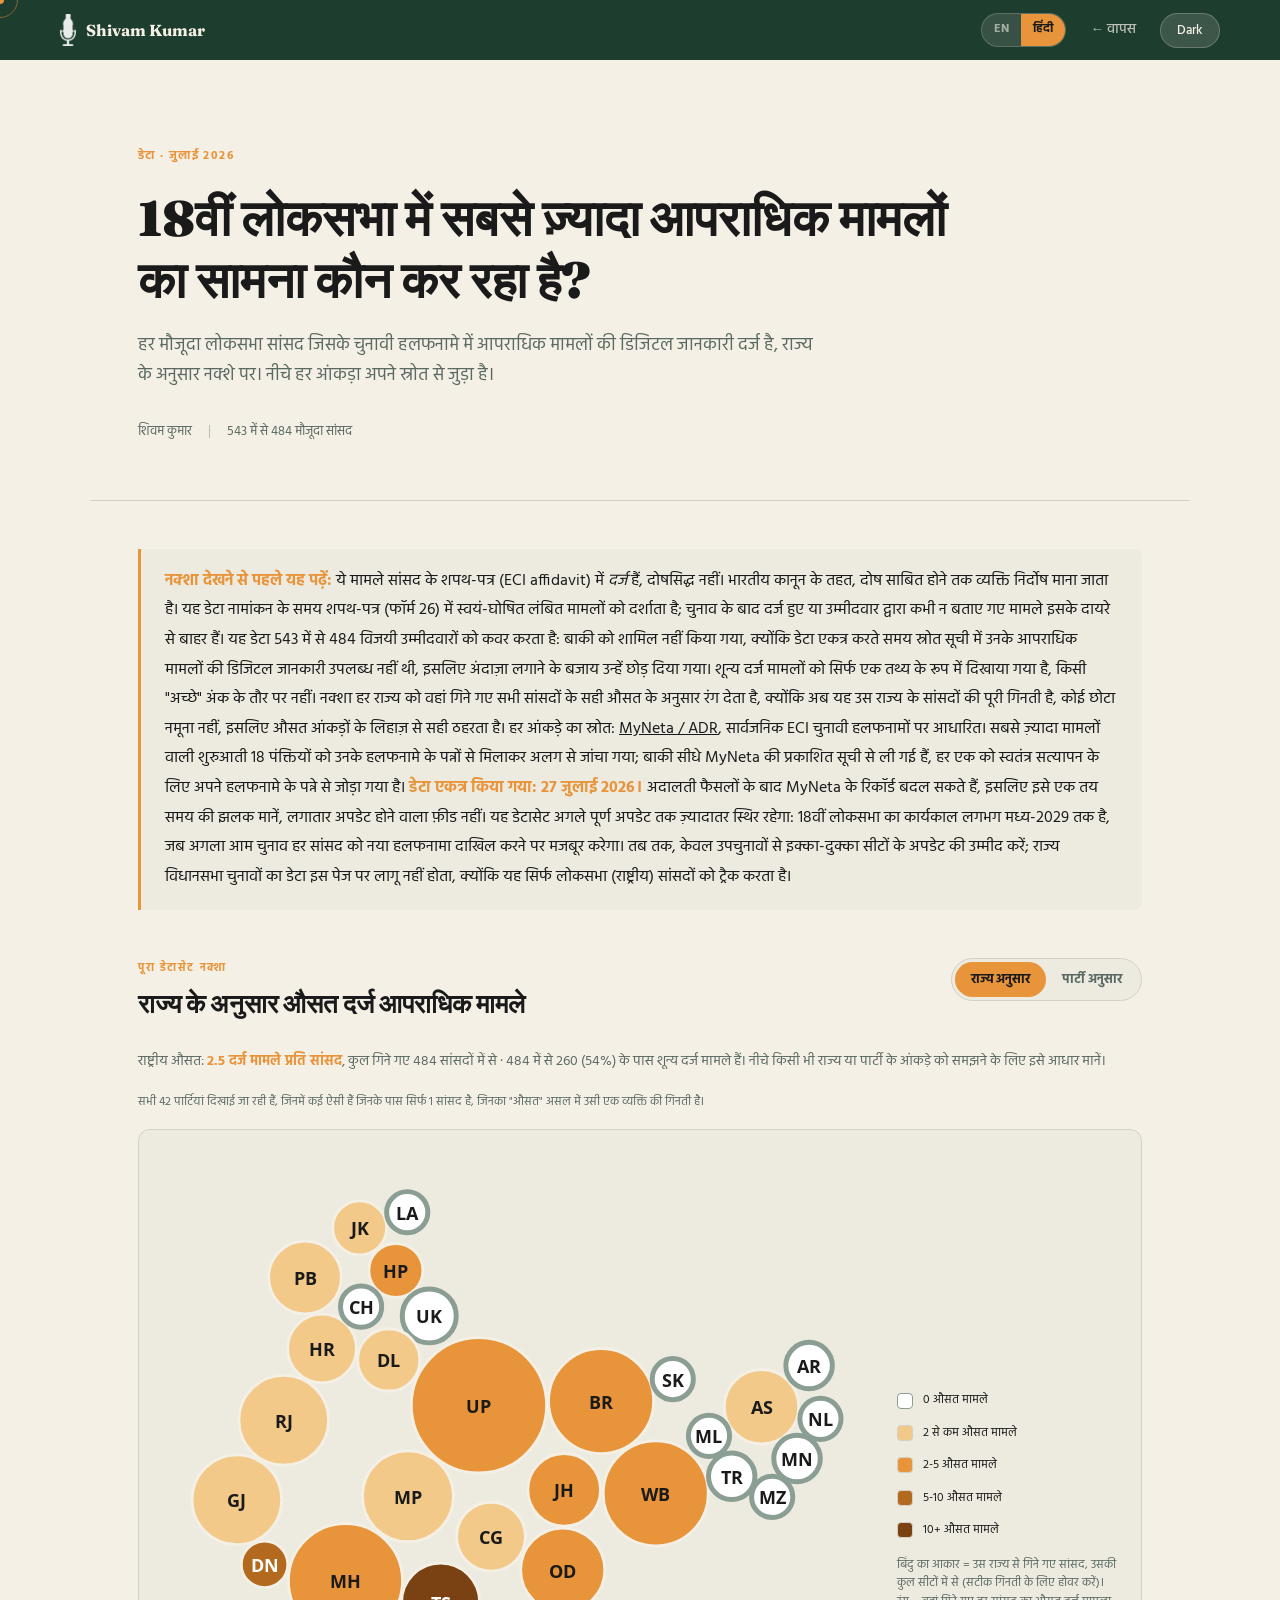
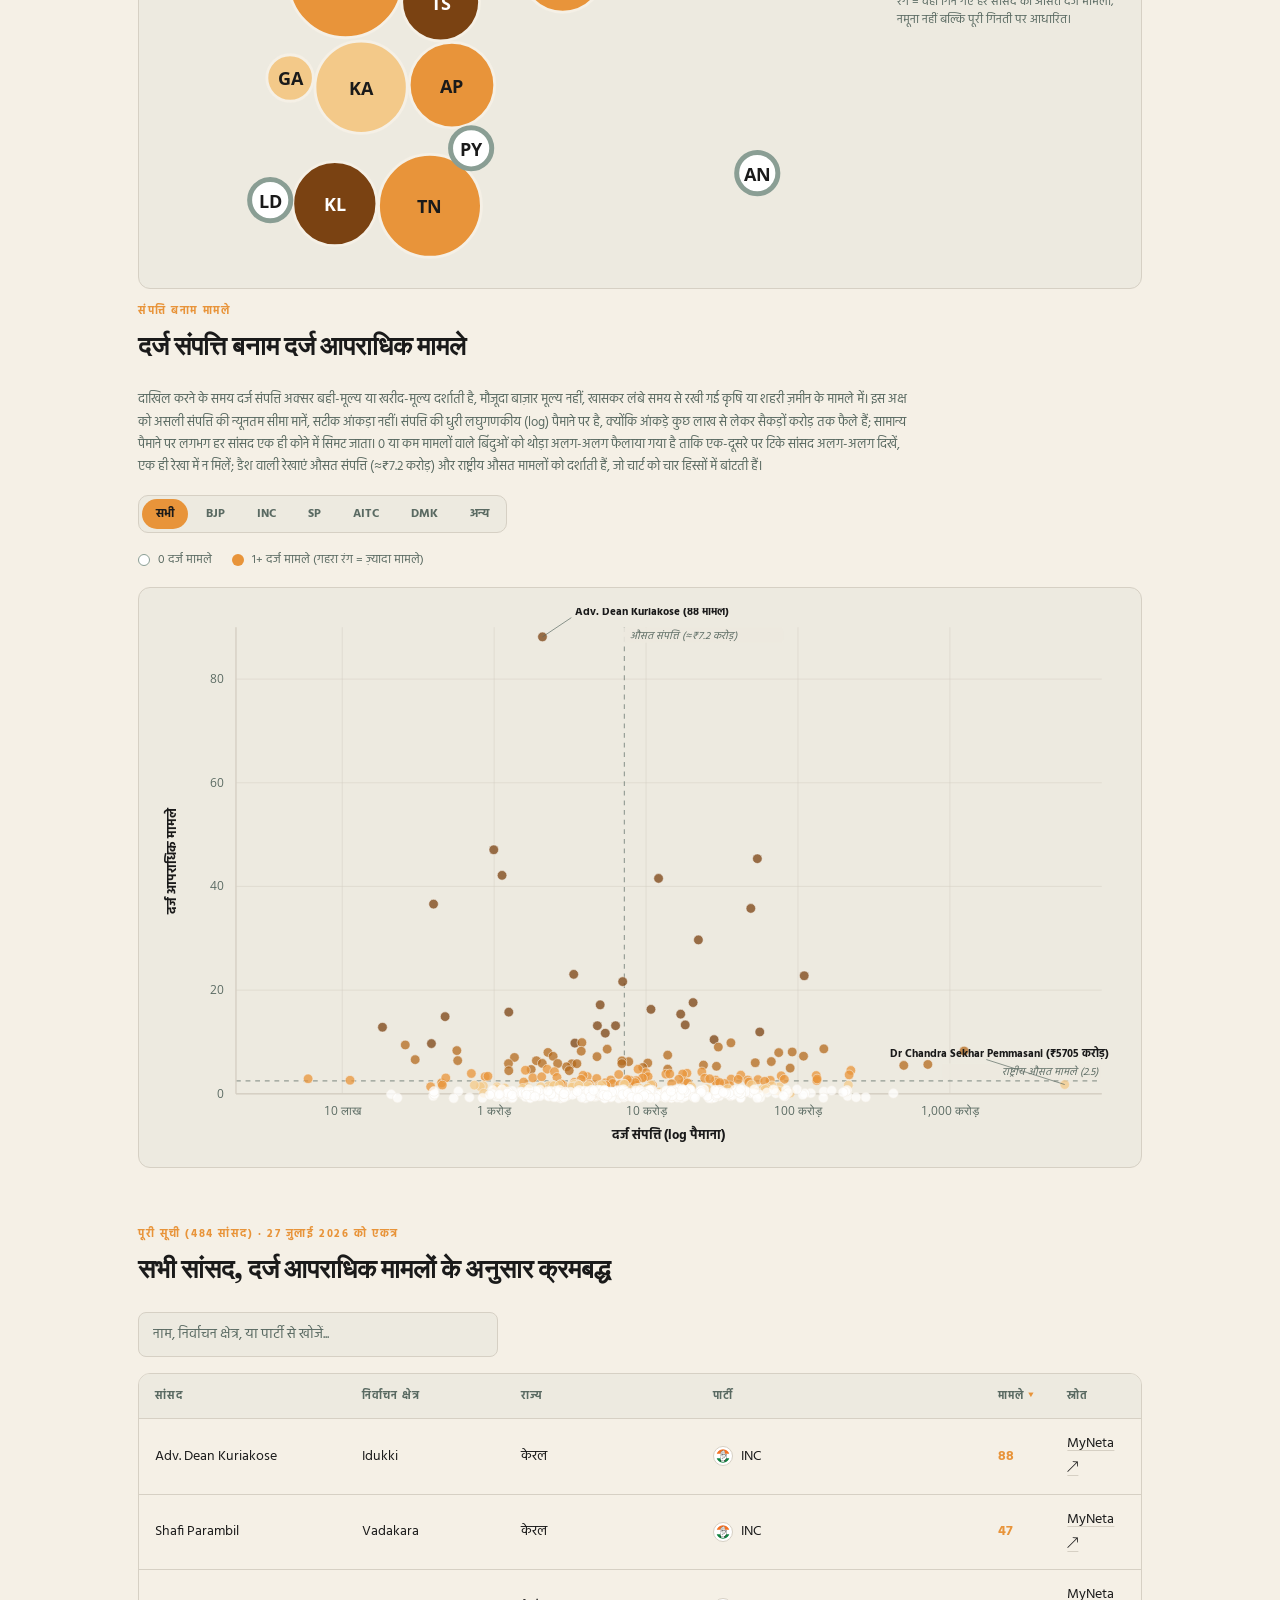
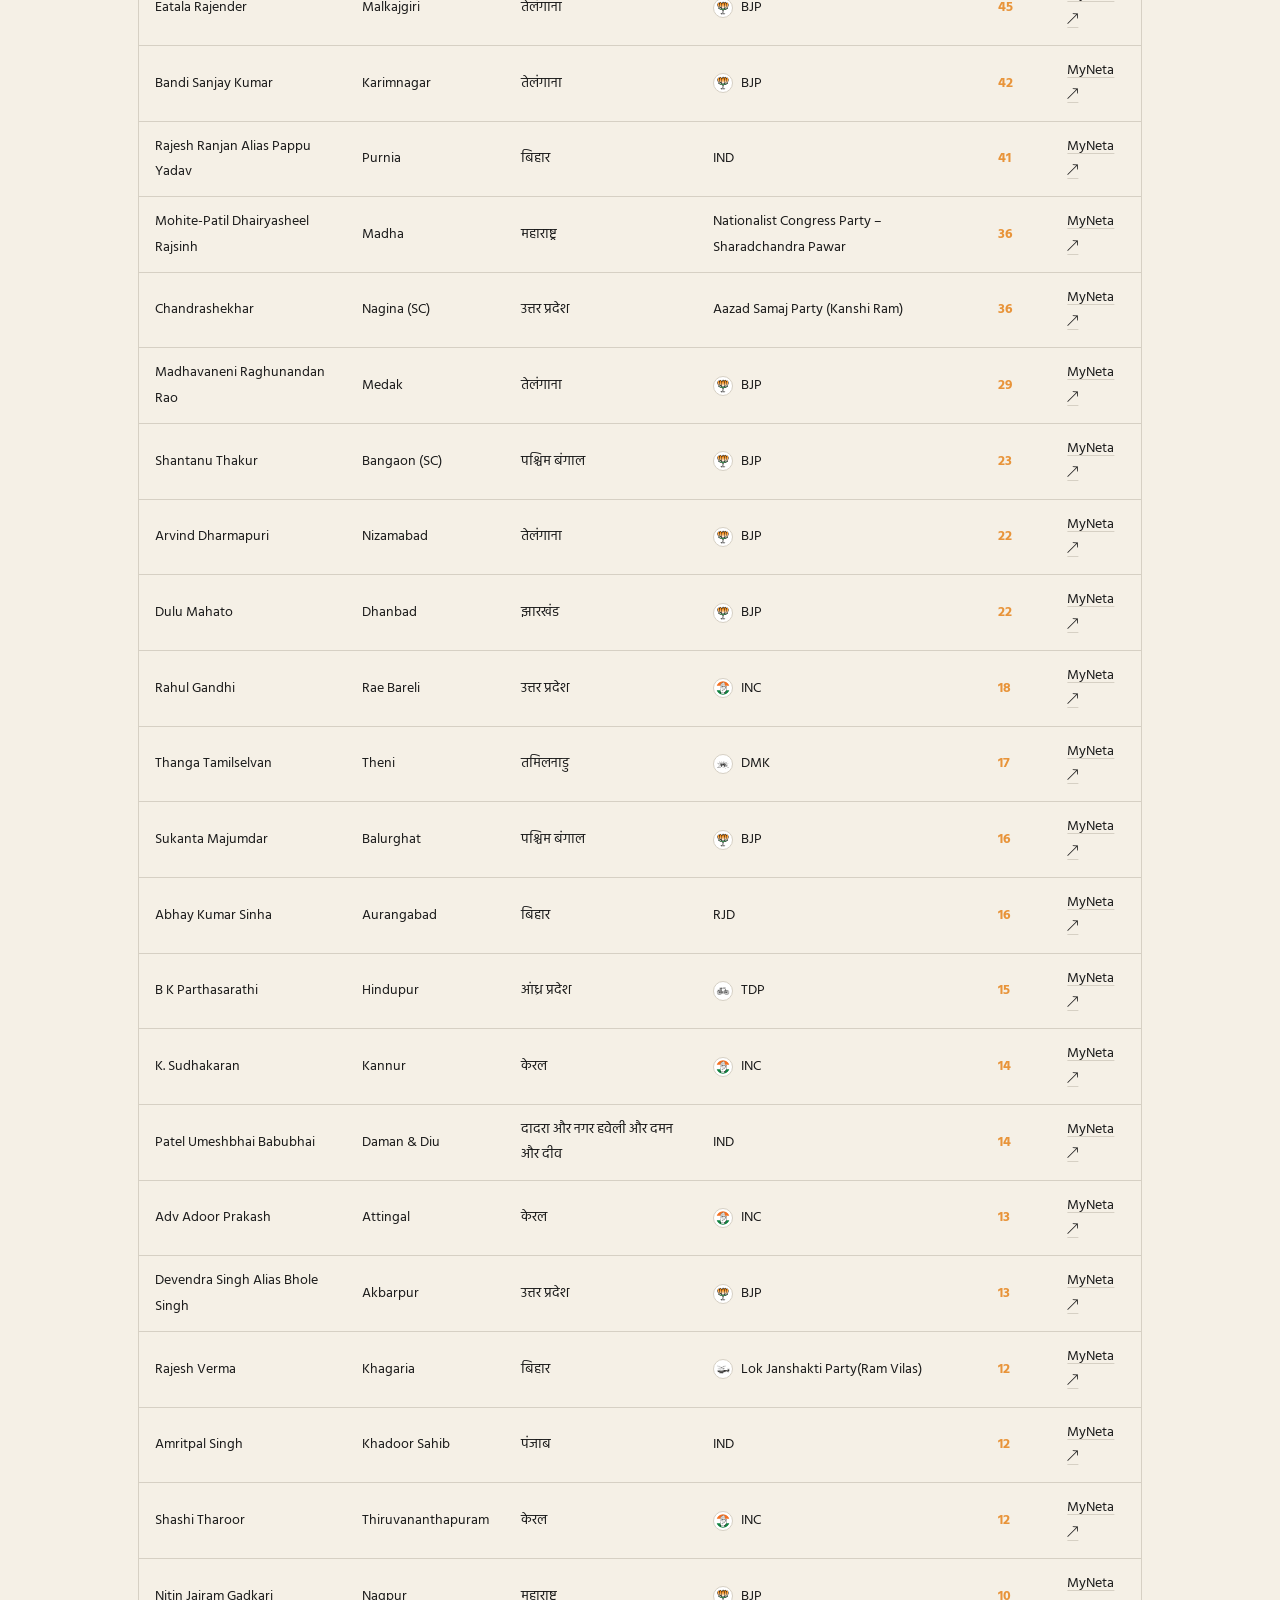
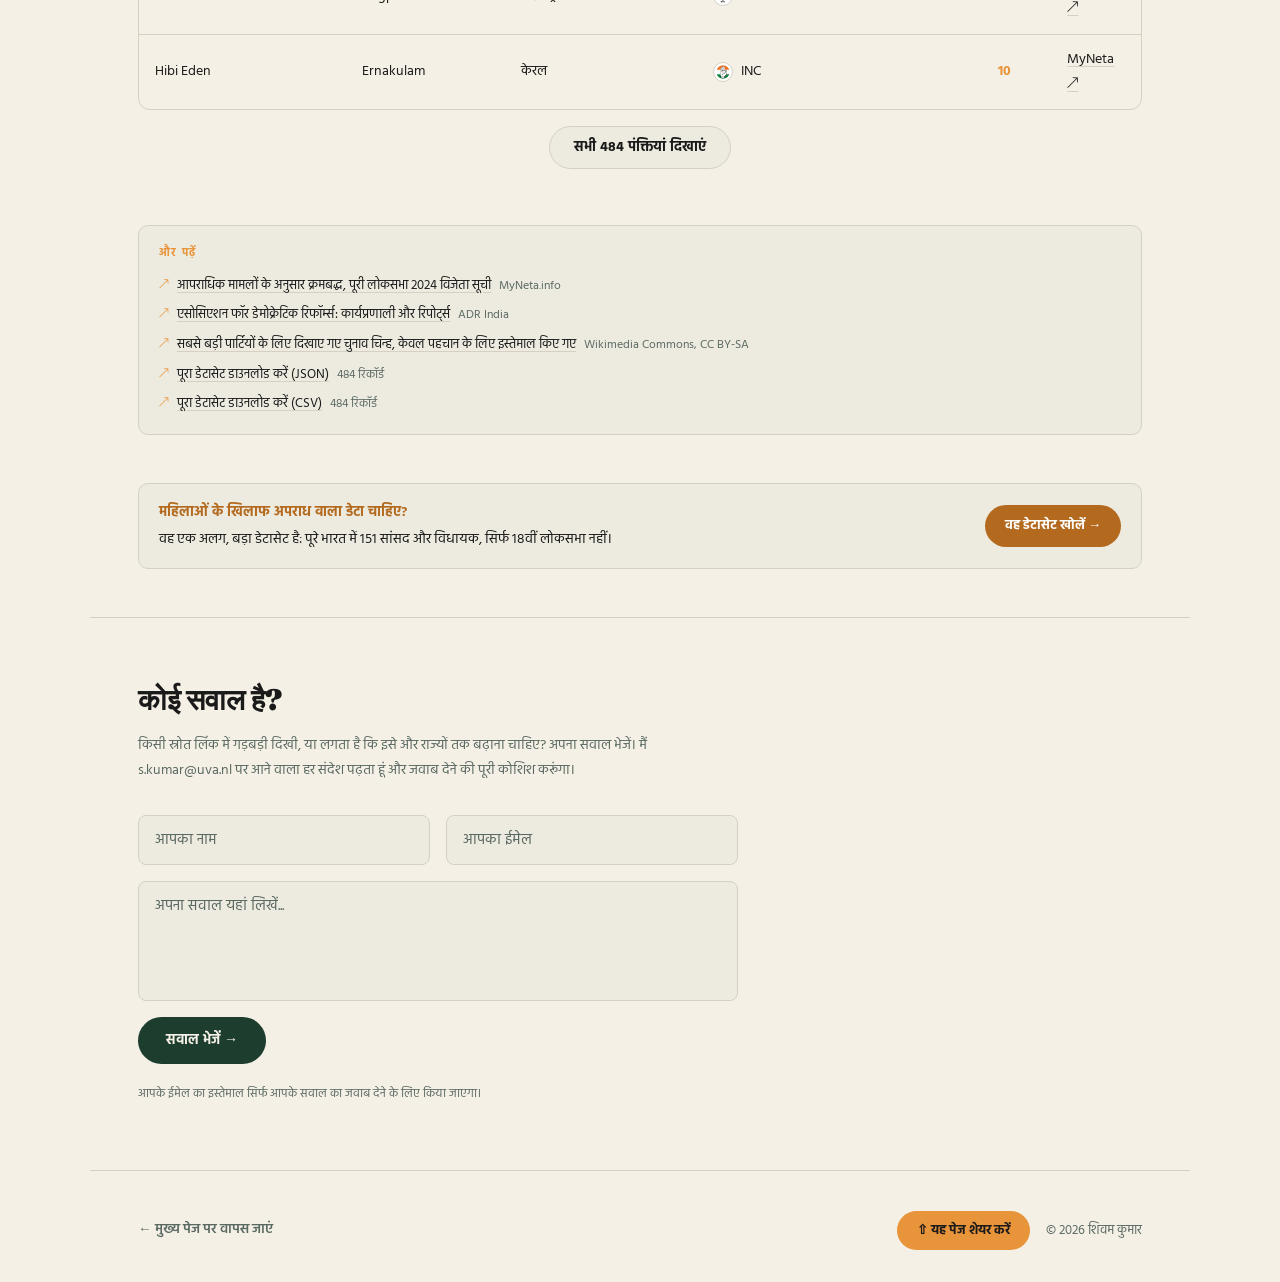
<file: mp-crime-map-hi.html>
<!DOCTYPE html>
<html lang="hi" data-theme="light">
<head>
  <meta charset="utf-8">
  <meta name="viewport" content="width=device-width, initial-scale=1">
  <link rel="icon" type="image/png" href="assets/img/logo.png">
  <title>18वीं लोकसभा में सबसे ज़्यादा आपराधिक मामलों का सामना कौन कर रहा है? | Shivam Kumar</title>
  <meta name="description" content="18वीं लोकसभा के मौजूदा सांसदों पर दर्ज आपराधिक मामलों का एक नक्शा-आधारित, स्रोत सहित विश्लेषण, MyNeta के ज़रिए उनके चुनावी हलफनामों से लिया गया।">
  <meta property="og:type" content="website">
  <meta property="og:title" content="18वीं लोकसभा में सबसे ज़्यादा आपराधिक मामलों का सामना कौन कर रहा है?">
  <meta property="og:description" content="18वीं लोकसभा के मौजूदा सांसदों पर दर्ज आपराधिक मामलों का एक नक्शा-आधारित, स्रोत सहित विश्लेषण, MyNeta के ज़रिए उनके चुनावी हलफनामों से लिया गया।">
  <meta property="og:image" content="https://shivamkgw.github.io/assets/img/banner-mp-crime-map.png">
  <meta property="og:url" content="https://shivamkgw.github.io/mp-crime-map-hi.html">
  <meta name="twitter:card" content="summary_large_image">
  <meta name="twitter:title" content="18वीं लोकसभा में सबसे ज़्यादा आपराधिक मामलों का सामना कौन कर रहा है?">
  <meta name="twitter:description" content="18वीं लोकसभा के मौजूदा सांसदों पर दर्ज आपराधिक मामलों का एक नक्शा-आधारित, स्रोत सहित विश्लेषण, MyNeta के ज़रिए उनके चुनावी हलफनामों से लिया गया।">
  <meta name="twitter:image" content="https://shivamkgw.github.io/assets/img/banner-mp-crime-map.png">
  <link rel="preconnect" href="https://fonts.googleapis.com">
  <link rel="preconnect" href="https://fonts.gstatic.com" crossorigin>
  <link href="https://fonts.googleapis.com/css2?family=Fraunces:ital,opsz,wght@0,9..144,400;0,9..144,700;0,9..144,900;1,9..144,700&family=Hind:wght@400;500;600;700&family=Open+Sans:wght@400;500;600;700&display=swap" rel="stylesheet">
  <script>
    (function() {
      var saved = localStorage.getItem('theme');
      var prefersDark = window.matchMedia('(prefers-color-scheme: dark)').matches;
      if (saved === 'dark' || (!saved && prefersDark)) {
        document.documentElement.setAttribute('data-theme', 'dark');
      }
    })();
  </script>
  <style>
    *, *::before, *::after { box-sizing: border-box; margin: 0; padding: 0; }

    :root {
      --green:   #1D3D2F;
      --cream:   #F5F0E6;
      --light:   #F5F0E6;
      --amber:   #E8943A;
      --text:    #1A1A1A;
      --muted:   #5A6A62;
      --card-bg: #EDEAE0;
      --border:  #D6D0C4;
      --bucket-0: #FFFFFF;
      --bucket-0-stroke: #8A9E94;
      --bucket-1: #F3C989;
      --bucket-2: #E8943A;
      --bucket-3: #B36A1E;
      --bucket-4: #7A4212;
    }
    [data-theme="dark"] {
      --green:   #0D2019;
      --cream:   #111815;
      --light:   #F0EBE0;
      --amber:   #E8943A;
      --text:    #E0DBD0;
      --muted:   #8A9E94;
      --card-bg: #1A2820;
      --border:  #2A3D32;
      --bucket-0: #D8D3C4;
      --bucket-0-stroke: #5A6A62;
      --bucket-1: #B98A46;
      --bucket-2: #E8943A;
      --bucket-3: #C97A2C;
      --bucket-4: #A85A18;
    }

    html { scroll-behavior: smooth; }
    body { font-family: 'Hind', 'Open Sans', sans-serif; }

    @media (pointer: fine)  { * { cursor: none !important; } }
    @media (pointer: coarse) { #cursor-dot, #cursor-ring { display: none !important; } }

    #cursor-dot {
      position: fixed; width: 8px; height: 8px;
      background: var(--amber); border-radius: 50%;
      pointer-events: none; z-index: 9999;
      transform: translate(-50%,-50%);
      transition: width .2s, height .2s;
    }
    #cursor-ring {
      position: fixed; width: 36px; height: 36px;
      border: 1.5px solid var(--amber); border-radius: 50%;
      pointer-events: none; z-index: 9998;
      transform: translate(-50%,-50%); opacity: .5;
      transition: width .3s cubic-bezier(.22,1,.36,1),
                  height .3s cubic-bezier(.22,1,.36,1), opacity .3s;
    }

    body {
      background: var(--cream);
      color: var(--text);
      font-size: 17px;
      line-height: 1.8;
      transition: background 0.2s, color 0.2s;
    }

    a { color: inherit; text-decoration: none; }

    nav {
      background: var(--green);
      padding: 0 60px;
      display: flex;
      align-items: center;
      justify-content: space-between;
      height: 60px;
      position: sticky;
      top: 0;
      z-index: 100;
    }
    .nav-logo { display: flex; align-items: center; gap: 10px; text-decoration: none; }
    .nav-logo img { height: 32px; width: auto; filter: brightness(0) invert(1); opacity: 0.9; }
    .nav-logo span { font-family: 'Fraunces', serif; font-weight: 700; font-size: 1rem; color: var(--light); }
    .nav-right { display: flex; align-items: center; gap: 24px; }
    .nav-back { font-size: 0.85rem; font-weight: 500; color: rgba(240,235,224,0.75); }
    .nav-back:hover { color: var(--light); }
    .lang-switch {
      display: flex; align-items: center; gap: 0;
      background: rgba(240,235,224,0.12);
      border: 1px solid rgba(240,235,224,0.2);
      border-radius: 100px; overflow: hidden;
    }
    .lang-switch a {
      padding: 5px 12px; font-size: 0.75rem; font-weight: 700;
      color: rgba(240,235,224,0.6); text-decoration: none;
      transition: background 0.2s, color 0.2s;
    }
    .lang-switch a.active { background: var(--amber); color: #1a1a1a; }
    .lang-switch a:not(.active):hover { color: var(--light); }
    #theme-toggle {
      background: rgba(240,235,224,0.15);
      border: 1px solid rgba(240,235,224,0.25);
      border-radius: 100px;
      padding: 6px 16px;
      cursor: pointer;
      font-size: 0.8rem;
      font-weight: 500;
      color: var(--light);
      font-family: inherit;
    }
    #theme-toggle:hover { background: rgba(240,235,224,0.25); }

    .article-hero {
      max-width: 1100px;
      margin: 0 auto;
      padding: 80px 48px 56px;
      border-bottom: 1px solid var(--border);
    }
    .article-tag {
      display: inline-block;
      font-size: 0.72rem;
      font-weight: 700;
      text-transform: uppercase;
      letter-spacing: 0.12em;
      color: var(--amber);
      margin-bottom: 20px;
    }
    .article-hero h1 {
      font-family: 'Fraunces', serif;
      font-size: clamp(2.1rem, 4.4vw, 3.1rem);
      font-weight: 900;
      line-height: 1.25;
      color: var(--text);
      margin-bottom: 20px;
      max-width: 820px;
    }
    .article-hero .lead {
      font-size: 1.1rem;
      color: var(--muted);
      line-height: 1.75;
      max-width: 680px;
      margin-bottom: 28px;
    }
    .article-byline { font-size: 0.82rem; color: var(--muted); display: flex; align-items: center; gap: 16px; }
    .article-byline .sep { opacity: 0.4; }

    .page-body {
      max-width: 1100px;
      margin: 0 auto;
      padding: 48px 48px 0;
    }

    .callout {
      border-left: 3px solid var(--amber);
      padding: 18px 24px;
      background: var(--card-bg);
      border-radius: 0 8px 8px 0;
      margin: 0 0 48px;
      font-size: 1rem;
      color: var(--text);
      line-height: 1.85;
    }
    .callout strong { color: var(--amber); }

    .section-label {
      font-size: 0.7rem;
      font-weight: 700;
      text-transform: uppercase;
      letter-spacing: 0.14em;
      color: var(--amber);
      margin-bottom: 8px;
    }
    .section-title {
      font-family: 'Fraunces', serif;
      font-size: clamp(1.25rem, 2.5vw, 1.6rem);
      font-weight: 900;
      color: var(--text);
      margin-bottom: 24px;
      line-height: 1.4;
    }

    /* VIEW TOGGLE */
    .section-header-row {
      display: flex; align-items: flex-start; justify-content: space-between;
      gap: 20px; flex-wrap: wrap;
    }
    .view-toggle {
      display: flex; background: var(--card-bg); border: 1px solid var(--border);
      border-radius: 100px; padding: 3px; flex-shrink: 0;
    }
    .view-toggle-btn {
      background: none; border: none; font-family: inherit; font-size: 0.8rem;
      font-weight: 700; color: var(--muted); padding: 7px 16px; border-radius: 100px;
      cursor: pointer; transition: background 0.2s, color 0.2s;
    }
    .view-toggle-btn.active { background: var(--amber); color: #1a1a1a; }
    .view-toggle-btn:not(.active):hover { color: var(--text); }
    .benchmark-line {
      font-size: 0.85rem; color: var(--muted); margin: 4px 0 20px;
    }
    .benchmark-line strong { color: var(--amber); }
    .party-min-seats { margin-bottom: 12px; }
    .party-min-seats .view-toggle-btn { padding: 5px 12px; font-size: 0.72rem; }
    .party-filter-note { font-size: 0.78rem; color: var(--muted); margin: -4px 0 16px; }

    /* PARTY VIEW */
    .party-view {
      background: var(--card-bg); border: 1px solid var(--border); border-radius: 12px;
      padding: 24px; display: flex; flex-direction: column; gap: 10px;
      max-height: 620px; overflow-y: auto;
    }
    .party-row {
      display: flex; align-items: center; gap: 12px; cursor: pointer;
      padding: 6px; border-radius: 8px; transition: background 0.15s;
    }
    .party-row:hover { background: rgba(232,148,58,0.1); }
    .party-row.filtered-active { background: rgba(232,148,58,0.18); }
    .party-row img {
      width: 22px; height: 22px; object-fit: contain; flex-shrink: 0;
      background: #fff; border-radius: 50%; padding: 2px; border: 1px solid var(--border);
      box-sizing: border-box;
    }
    .party-row-icon-placeholder { width: 22px; height: 22px; flex-shrink: 0; }
    .party-row-label {
      width: 280px; flex-shrink: 0; font-size: 0.85rem; color: var(--text);
      overflow: hidden; text-overflow: ellipsis; white-space: nowrap;
    }
    .party-row-bar-track { flex: 1; min-width: 60px; background: var(--border); border-radius: 4px; height: 10px; overflow: hidden; }
    .party-row-bar-fill { display: block; height: 100%; background: var(--amber); border-radius: 4px; }
    .party-row-stat { width: 180px; flex-shrink: 0; font-size: 0.78rem; color: var(--muted); text-align: right; }
    @media (max-width: 900px) {
      .party-row-label { width: 140px; font-size: 0.78rem; }
      .party-row-stat { width: 130px; font-size: 0.7rem; }
    }
    .party-row-stat strong { color: var(--amber); }

    /* WEALTH SCATTER */
    .wealth-note { font-size: 0.82rem; color: var(--muted); line-height: 1.7; margin: 0 0 16px; max-width: 780px; }
    .wealth-wrap {
      background: var(--card-bg); border: 1px solid var(--border); border-radius: 12px;
      padding: 20px; margin-bottom: 48px;
    }
    #wealth-scatter { width: 100%; height: auto; display: block; }
    .wealth-axis-line { stroke: var(--border); stroke-width: 1.5; }
    .wealth-gridline { stroke: var(--border); stroke-width: 1; opacity: 0.5; }
    .wealth-tick-label { font-size: 12px; fill: var(--muted); font-family: 'Open Sans', sans-serif; }
    .wealth-axis-label { font-size: 13px; fill: var(--text); font-weight: 700; font-family: 'Hind', 'Open Sans', sans-serif; }
    .wealth-dot { cursor: pointer; transition: opacity 0.15s, fill-opacity 0.15s; }
    .wealth-dot:hover { opacity: 1 !important; stroke: var(--text); stroke-width: 1.5; }
    .wealth-quadrant-line { stroke: var(--muted); stroke-width: 1.2; stroke-dasharray: 5 5; opacity: 0.6; }
    .wealth-quadrant-label { font-size: 11px; fill: var(--muted); font-family: 'Hind', 'Open Sans', sans-serif; font-style: italic; }
    .wealth-label-plate { fill: var(--card-bg); opacity: 0.88; }
    .wealth-party-filter { margin-bottom: 16px; flex-wrap: wrap; border-radius: 10px; width: fit-content; gap: 4px; }
    .wealth-party-filter .view-toggle-btn { padding: 5px 14px; font-size: 0.75rem; }
    .wealth-legend { display: flex; flex-wrap: wrap; gap: 20px; margin-bottom: 16px; }
    .wealth-legend-item { display: flex; align-items: center; gap: 8px; font-size: 0.78rem; color: var(--muted); }
    .wealth-legend-dot { width: 12px; height: 12px; border-radius: 50%; flex-shrink: 0; }
    .wealth-outlier-label { font-size: 11px; fill: var(--text); font-weight: 700; font-family: 'Hind', 'Open Sans', sans-serif; }
    .wealth-outlier-line { stroke: var(--muted); stroke-width: 1; opacity: 0.7; }
    .related-link-card {
      display: flex; align-items: center; justify-content: space-between; gap: 16px;
      background: var(--card-bg); border: 1px solid var(--border); border-radius: 10px;
      padding: 16px 20px; margin: 48px 0; flex-wrap: wrap;
    }
    .related-link-card .rl-text { font-size: 0.88rem; color: var(--text); }
    .related-link-card .rl-text strong { display: block; margin-bottom: 2px; color: #B36A1E; }
    .related-link-card a.rl-btn {
      background: #B36A1E; color: #fff; padding: 9px 20px; border-radius: 100px;
      font-size: 0.82rem; font-weight: 700; white-space: nowrap;
    }

    /* MAP */
    .map-wrap {
      display: grid;
      grid-template-columns: 1fr 220px;
      gap: 24px;
      margin-bottom: 12px;
      background: var(--card-bg);
      border: 1px solid var(--border);
      border-radius: 12px;
      padding: 24px;
    }
    #india-map { width: 100%; height: auto; display: block; }
    .state-tile { cursor: pointer; transition: opacity 0.15s, stroke-width 0.15s; }
    .state-tile:hover { opacity: 0.82; }
    .state-tile.filtered-active { stroke: var(--text); stroke-width: 1.4; }
    .state-label {
      font-size: 2.6px;
      font-weight: 700;
      pointer-events: none;
      text-anchor: middle;
      dominant-baseline: central;
      font-family: 'Open Sans', sans-serif;
    }
    .legend { display: flex; flex-direction: column; gap: 10px; justify-content: center; }
    .legend-item { display: flex; align-items: center; gap: 10px; font-size: 0.78rem; color: var(--text); }
    .legend-swatch { width: 16px; height: 16px; border-radius: 4px; flex-shrink: 0; border: 1px solid var(--border); }
    .legend-note { font-size: 0.72rem; color: var(--muted); margin-top: 4px; line-height: 1.6; }

    .filter-chip {
      display: none;
      align-items: center;
      gap: 8px;
      background: var(--amber);
      color: #1a1a1a;
      border-radius: 100px;
      padding: 6px 8px 6px 16px;
      font-size: 0.82rem;
      font-weight: 700;
      margin: 20px 0 0;
      width: fit-content;
    }
    .filter-chip.active { display: flex; }
    .filter-chip button {
      background: rgba(26,26,26,0.15);
      border: none;
      border-radius: 50%;
      width: 20px; height: 20px;
      cursor: pointer;
      font-family: inherit;
      font-weight: 700;
      color: #1a1a1a;
      line-height: 1;
    }

    /* TABLE */
    .table-section { margin: 56px 0; }
    .mp-search {
      width: 100%;
      max-width: 360px;
      background: var(--card-bg);
      border: 1px solid var(--border);
      border-radius: 8px;
      padding: 10px 14px;
      font-family: inherit;
      font-size: 0.88rem;
      color: var(--text);
      margin: 16px 0;
      display: block;
    }
    .mp-search:focus { outline: none; border-color: var(--amber); }
    .mp-search::placeholder { color: var(--muted); }
    .mp-table-wrap { overflow-x: auto; border: 1px solid var(--border); border-radius: 12px; }
    table.mp-table { width: 100%; border-collapse: collapse; font-size: 0.88rem; min-width: 640px; }
    table.mp-table th, table.mp-table td { padding: 12px 16px; text-align: left; border-bottom: 1px solid var(--border); }
    .party-wrap { display: flex; align-items: center; gap: 8px; }
    .party-wrap img {
      width: 20px; height: 20px; object-fit: contain; flex-shrink: 0;
      background: #fff; border-radius: 50%; padding: 2px;
      border: 1px solid var(--border); box-sizing: border-box;
    }
    table.mp-table th {
      background: var(--card-bg);
      font-size: 0.7rem;
      text-transform: uppercase;
      letter-spacing: 0.08em;
      color: var(--muted);
      cursor: pointer;
      user-select: none;
      white-space: nowrap;
    }
    table.mp-table th:hover { color: var(--amber); }
    table.mp-table th.sorted::after { content: " \25BE"; color: var(--amber); }
    table.mp-table th.sorted.asc::after { content: " \25B4"; }
    table.mp-table tbody tr:last-child td { border-bottom: none; }
    table.mp-table tbody tr:hover { background: var(--card-bg); }
    table.mp-table td.cases { font-weight: 700; color: var(--amber); }
    table.mp-table td.source a { text-decoration: underline; text-decoration-color: var(--border); text-underline-offset: 3px; }
    table.mp-table td.source a:hover { color: var(--amber); text-decoration-color: var(--amber); }
    #table-empty { padding: 24px; text-align: center; color: var(--muted); display: none; }
    .table-expand-btn {
      display: block; margin: 16px auto 0; background: var(--card-bg); border: 1px solid var(--border);
      border-radius: 100px; padding: 10px 24px; font-family: inherit; font-size: 0.85rem; font-weight: 700;
      color: var(--text); cursor: pointer; transition: background 0.2s, border-color 0.2s;
    }
    .table-expand-btn:hover { background: var(--border); border-color: var(--amber); }

    .further-reading {
      margin: 0 0 48px;
      padding: 18px 20px;
      background: var(--card-bg);
      border-radius: 10px;
      border: 1px solid var(--border);
    }
    .further-reading-label {
      font-size: 0.68rem; font-weight: 700; text-transform: uppercase;
      letter-spacing: 0.12em; color: var(--amber); margin-bottom: 12px;
    }
    .further-reading ul { list-style: none; display: flex; flex-direction: column; gap: 8px; }
    .further-reading li { display: flex; align-items: baseline; gap: 8px; font-size: 0.84rem; }
    .further-reading li::before { content: "\2197"; color: var(--amber); flex-shrink: 0; font-size: 0.75rem; }
    .further-reading a {
      color: var(--text); text-decoration: underline; text-decoration-color: var(--border);
      text-underline-offset: 3px; transition: color 0.2s, text-decoration-color 0.2s; line-height: 1.5;
    }
    .further-reading a:hover { color: var(--amber); text-decoration-color: var(--amber); }
    .further-reading .source { font-size: 0.72rem; color: var(--muted); flex-shrink: 0; }

    #load-error {
      display: none;
      padding: 24px;
      background: var(--card-bg);
      border: 1px solid var(--border);
      border-radius: 10px;
      color: var(--muted);
      margin-bottom: 48px;
    }

    .question-section {
      max-width: 1100px; margin: 0 auto; padding: 56px 48px 64px; border-top: 1px solid var(--border);
    }
    .question-section h3 { font-family: 'Fraunces', serif; font-size: clamp(1.35rem, 2.8vw, 1.8rem); font-weight: 900; color: var(--text); margin-bottom: 8px; }
    .question-section .q-sub { font-size: 0.9rem; color: var(--muted); margin-bottom: 32px; max-width: 520px; line-height: 1.7; }
    .question-form { display: flex; flex-direction: column; gap: 16px; max-width: 600px; }
    .form-row { display: grid; grid-template-columns: 1fr 1fr; gap: 16px; }
    .question-form input, .question-form textarea {
      width: 100%; background: var(--card-bg); border: 1px solid var(--border); border-radius: 8px;
      padding: 12px 16px; font-family: inherit; font-size: 0.92rem; color: var(--text);
      transition: border-color 0.2s; resize: none;
    }
    .question-form input:focus, .question-form textarea:focus { outline: none; border-color: var(--amber); }
    .question-form input::placeholder, .question-form textarea::placeholder { color: var(--muted); }
    .question-form textarea { min-height: 120px; }
    .form-submit {
      display: inline-flex; align-items: center; gap: 8px; background: var(--green); color: var(--light);
      border: none; border-radius: 100px; padding: 12px 28px; font-size: 0.88rem; font-weight: 700;
      font-family: inherit; cursor: pointer; transition: opacity 0.2s, transform 0.15s; align-self: flex-start;
    }
    .form-submit:hover { opacity: 0.85; transform: translateY(-1px); }
    .form-note { font-size: 0.75rem; color: var(--muted); margin-top: 4px; }

    .share-btn {
      display: flex; align-items: center; gap: 7px; background: var(--amber); color: #1a1a1a;
      border: none; border-radius: 100px; padding: 9px 20px; font-size: 0.82rem; font-weight: 700;
      font-family: inherit; cursor: pointer; transition: opacity 0.2s, transform 0.15s;
    }
    .share-btn:hover { opacity: 0.88; transform: translateY(-1px); }
    .share-btn.copied { background: var(--green); color: var(--light); }

    .article-close {
      max-width: 1100px; margin: 0 auto; padding: 40px 48px 32px; border-top: 1px solid var(--border);
      display: flex; align-items: center; justify-content: space-between; gap: 20px; flex-wrap: wrap;
    }
    .close-back { font-size: 0.85rem; font-weight: 600; color: var(--muted); transition: color 0.2s; }
    .close-back:hover { color: var(--amber); }

    @media (max-width: 900px) {
      nav { padding: 0 20px; }
      .article-hero { padding: 52px 24px 40px; }
      .page-body { padding: 40px 24px 0; }
      .map-wrap { grid-template-columns: 1fr; }
      .legend { flex-direction: row; flex-wrap: wrap; }
      .article-close { padding: 32px 24px; flex-direction: column; }
      .question-section { padding: 40px 20px 56px; }
      .form-row { grid-template-columns: 1fr; }
    }
  </style>
</head>
<body>

  <div id="cursor-dot"></div>
  <div id="cursor-ring"></div>

  <nav>
    <a href="index.html" class="nav-logo">
      <img src="assets/img/logo.png" alt="Water Bottle">
      <span>Shivam Kumar</span>
    </a>
    <div class="nav-right">
      <div class="lang-switch">
        <a href="mp-crime-map.html">EN</a>
        <a href="mp-crime-map-hi.html" class="active">हिंदी</a>
      </div>
      <a href="index.html" class="nav-back">&larr; वापस</a>
      <button id="theme-toggle">Dark</button>
    </div>
  </nav>

  <header class="article-hero">
    <span class="article-tag">डेटा &middot; जुलाई 2026</span>
    <h1>18वीं लोकसभा में सबसे ज़्यादा आपराधिक मामलों का सामना कौन कर रहा है?</h1>
    <p class="lead">हर मौजूदा लोकसभा सांसद जिसके चुनावी हलफनामे में आपराधिक मामलों की डिजिटल जानकारी दर्ज है, राज्य के अनुसार नक्शे पर। नीचे हर आंकड़ा अपने स्रोत से जुड़ा है।</p>
    <div class="article-byline">
      <span>शिवम कुमार</span>
      <span class="sep">|</span>
      <span id="byline-count">डेटासेट लोड हो रहा है&hellip;</span>
    </div>
  </header>

  <div class="page-body">
    <div class="callout">
      <strong>नक्शा देखने से पहले यह पढ़ें:</strong> ये मामले सांसद के शपथ-पत्र (ECI affidavit) में <em>दर्ज</em> हैं, दोषसिद्ध नहीं। भारतीय कानून के तहत, दोष साबित होने तक व्यक्ति निर्दोष माना जाता है। यह डेटा नामांकन के समय शपथ-पत्र (फॉर्म 26) में स्वयं-घोषित लंबित मामलों को दर्शाता है; चुनाव के बाद दर्ज हुए या उम्मीदवार द्वारा कभी न बताए गए मामले इसके दायरे से बाहर हैं। यह डेटा 543 में से <span id="callout-count">484</span> विजयी उम्मीदवारों को कवर करता है: बाकी को शामिल नहीं किया गया, क्योंकि डेटा एकत्र करते समय स्रोत सूची में उनके आपराधिक मामलों की डिजिटल जानकारी उपलब्ध नहीं थी, इसलिए अंदाज़ा लगाने के बजाय उन्हें छोड़ दिया गया। शून्य दर्ज मामलों को सिर्फ एक तथ्य के रूप में दिखाया गया है, किसी "अच्छे" अंक के तौर पर नहीं। नक्शा हर राज्य को वहां गिने गए सभी सांसदों के सही औसत के अनुसार रंग देता है, क्योंकि अब यह उस राज्य के सांसदों की पूरी गिनती है, कोई छोटा नमूना नहीं, इसलिए औसत आंकड़ों के लिहाज़ से सही ठहरता है। हर आंकड़े का स्रोत: <a href="https://www.myneta.info/LokSabha2024/index.php?action=show_winners&sort=criminal" target="_blank" rel="noopener" style="text-decoration:underline;">MyNeta / ADR</a>, सार्वजनिक ECI चुनावी हलफनामों पर आधारित। सबसे ज़्यादा मामलों वाली शुरुआती 18 पंक्तियों को उनके हलफनामे के पन्नों से मिलाकर अलग से जांचा गया; बाकी सीधे MyNeta की प्रकाशित सूची से ली गई हैं, हर एक को स्वतंत्र सत्यापन के लिए अपने हलफनामे के पन्ने से जोड़ा गया है। <strong>डेटा एकत्र किया गया: 27 जुलाई 2026।</strong> अदालती फैसलों के बाद MyNeta के रिकॉर्ड बदल सकते हैं, इसलिए इसे एक तय समय की झलक मानें, लगातार अपडेट होने वाला फ़ीड नहीं। यह डेटासेट अगले पूर्ण अपडेट तक ज़्यादातर स्थिर रहेगा: 18वीं लोकसभा का कार्यकाल लगभग मध्य-2029 तक है, जब अगला आम चुनाव हर सांसद को नया हलफनामा दाखिल करने पर मजबूर करेगा। तब तक, केवल उपचुनावों से इक्का-दुक्का सीटों के अपडेट की उम्मीद करें; राज्य विधानसभा चुनावों का डेटा इस पेज पर लागू नहीं होता, क्योंकि यह सिर्फ लोकसभा (राष्ट्रीय) सांसदों को ट्रैक करता है।
    </div>

    <div id="load-error">अभी MP डेटासेट लोड नहीं हो सका। कृपया पेज रीफ्रेश करें, या बाद में दोबारा देखें।</div>

    <section id="map-section">
      <div class="section-header-row">
        <div>
          <p class="section-label">पूरा डेटासेट नक्शा</p>
          <h2 class="section-title" id="view-title">राज्य के अनुसार औसत दर्ज आपराधिक मामले</h2>
        </div>
        <div class="view-toggle" id="view-toggle">
          <button class="view-toggle-btn active" data-view="state">राज्य अनुसार</button>
          <button class="view-toggle-btn" data-view="party">पार्टी अनुसार</button>
        </div>
      </div>
      <p class="benchmark-line" id="benchmark-line"></p>
      <div class="view-toggle party-min-seats" id="party-min-seats" style="display:none;">
        <button class="view-toggle-btn active" data-minseats="0">सभी पार्टियां</button>
        <button class="view-toggle-btn" data-minseats="5">5+ सांसद</button>
        <button class="view-toggle-btn" data-minseats="10">10+ सांसद</button>
      </div>
      <p class="party-filter-note" id="party-filter-note" style="display:none;"></p>
      <div class="map-wrap" id="state-view">
        <svg id="india-map" viewBox="0 0 100 100" role="img" aria-label="भारत का नक्शा, हर राज्य के मौजूदा सांसदों के औसत दर्ज आपराधिक मामलों के अनुसार रंगीन"></svg>
        <div class="legend" id="legend"></div>
      </div>
      <div class="party-view" id="party-view" style="display:none;"></div>
      <div class="filter-chip" id="filter-chip">
        <span id="filter-chip-label"></span>
        <button id="filter-chip-clear" aria-label="फ़िल्टर हटाएं">&times;</button>
      </div>
    </section>

    <section id="wealth-section">
      <p class="section-label">संपत्ति बनाम मामले</p>
      <h2 class="section-title">दर्ज संपत्ति बनाम दर्ज आपराधिक मामले</h2>
      <p class="wealth-note">दाखिल करने के समय दर्ज संपत्ति अक्सर बही-मूल्य या खरीद-मूल्य दर्शाती है, मौजूदा बाज़ार मूल्य नहीं, खासकर लंबे समय से रखी गई कृषि या शहरी ज़मीन के मामले में। इस अक्ष को असली संपत्ति की न्यूनतम सीमा मानें, सटीक आंकड़ा नहीं। संपत्ति की धुरी लघुगणकीय (log) पैमाने पर है, क्योंकि आंकड़े कुछ लाख से लेकर सैकड़ों करोड़ तक फैले हैं; सामान्य पैमाने पर लगभग हर सांसद एक ही कोने में सिमट जाता। 0 या कम मामलों वाले बिंदुओं को थोड़ा अलग-अलग फैलाया गया है ताकि एक-दूसरे पर टिके सांसद अलग-अलग दिखें, एक ही रेखा में न मिलें; डैश वाली रेखाएं औसत संपत्ति (&#8776;&#8377;7.2 करोड़) और राष्ट्रीय औसत मामलों को दर्शाती हैं, जो चार्ट को चार हिस्सों में बांटती हैं।</p>
      <div class="view-toggle wealth-party-filter" id="wealth-party-filter">
        <button class="view-toggle-btn active" data-party="__all__">सभी</button>
        <button class="view-toggle-btn" data-party="BJP">BJP</button>
        <button class="view-toggle-btn" data-party="INC">INC</button>
        <button class="view-toggle-btn" data-party="SP">SP</button>
        <button class="view-toggle-btn" data-party="AITC">AITC</button>
        <button class="view-toggle-btn" data-party="DMK">DMK</button>
        <button class="view-toggle-btn" data-party="__others__">अन्य</button>
      </div>
      <div class="wealth-legend">
        <span class="wealth-legend-item"><span class="wealth-legend-dot" style="background:var(--bucket-0);border:1px solid var(--bucket-0-stroke);"></span>0 दर्ज मामले</span>
        <span class="wealth-legend-item"><span class="wealth-legend-dot" style="background:var(--amber);"></span>1+ दर्ज मामले (गहरा रंग = ज़्यादा मामले)</span>
      </div>
      <div class="wealth-wrap">
        <svg id="wealth-scatter" viewBox="0 0 1000 560" role="img" aria-label="हर गिने गए सांसद की दर्ज संपत्ति और दर्ज आपराधिक मामलों का स्कैटर प्लॉट"></svg>
      </div>
    </section>

    <section class="table-section" id="table-section">
      <p class="section-label" id="table-count-label">पूरी सूची &middot; 27 जुलाई 2026 को एकत्र</p>
      <h2 class="section-title">सभी सांसद, दर्ज आपराधिक मामलों के अनुसार क्रमबद्ध</h2>
      <input type="text" id="mp-search" class="mp-search" placeholder="नाम, निर्वाचन क्षेत्र, या पार्टी से खोजें...">
      <div class="mp-table-wrap">
        <table class="mp-table">
          <thead>
            <tr>
              <th data-key="name">सांसद</th>
              <th data-key="constituency">निर्वाचन क्षेत्र</th>
              <th data-key="state">राज्य</th>
              <th data-key="party">पार्टी</th>
              <th data-key="criminal_cases" class="sorted">मामले</th>
              <th>स्रोत</th>
            </tr>
          </thead>
          <tbody id="mp-tbody"></tbody>
        </table>
        <div id="table-empty">इस फ़िल्टर से कोई सांसद मेल नहीं खाता।</div>
      </div>
      <button id="table-expand-btn" class="table-expand-btn" style="display:none;"></button>
    </section>

    <div class="further-reading">
      <p class="further-reading-label">और पढ़ें</p>
      <ul>
        <li>
          <a href="https://www.myneta.info/LokSabha2024/index.php?action=show_winners&sort=criminal" target="_blank" rel="noopener">आपराधिक मामलों के अनुसार क्रमबद्ध, पूरी लोकसभा 2024 विजेता सूची</a>
          <span class="source">MyNeta.info</span>
        </li>
        <li>
          <a href="https://adrindia.org/" target="_blank" rel="noopener">एसोसिएशन फॉर डेमोक्रेटिक रिफॉर्म्स: कार्यप्रणाली और रिपोर्ट्स</a>
          <span class="source">ADR India</span>
        </li>
        <li>
          <a href="https://commons.wikimedia.org/wiki/Category:Symbols_of_political_parties_in_India" target="_blank" rel="noopener">सबसे बड़ी पार्टियों के लिए दिखाए गए चुनाव चिन्ह, केवल पहचान के लिए इस्तेमाल किए गए</a>
          <span class="source">Wikimedia Commons, CC BY-SA</span>
        </li>
        <li>
          <a href="assets/data/mp-crime-cases.json" target="_blank" rel="noopener">पूरा डेटासेट डाउनलोड करें (JSON)</a>
          <span class="source">484 रिकॉर्ड</span>
        </li>
        <li>
          <a href="assets/data/mp-crime-cases.csv" target="_blank" rel="noopener">पूरा डेटासेट डाउनलोड करें (CSV)</a>
          <span class="source">484 रिकॉर्ड</span>
        </li>
      </ul>
    </div>

    <div class="related-link-card">
      <div class="rl-text">
        <strong>महिलाओं के खिलाफ अपराध वाला डेटा चाहिए?</strong>
        वह एक अलग, बड़ा डेटासेट है: पूरे भारत में 151 सांसद और विधायक, सिर्फ 18वीं लोकसभा नहीं।
      </div>
      <a class="rl-btn" href="crimes-against-women-hi.html">वह डेटासेट खोलें &rarr;</a>
    </div>
  </div>

  <section class="question-section">
    <h3>कोई सवाल है?</h3>
    <p class="q-sub">किसी स्रोत लिंक में गड़बड़ी दिखी, या लगता है कि इसे और राज्यों तक बढ़ाना चाहिए? अपना सवाल भेजें। मैं s.kumar@uva.nl पर आने वाला हर संदेश पढ़ता हूं और जवाब देने की पूरी कोशिश करूंगा।</p>
    <form class="question-form" action="https://formspree.io/f/xdajnabl" method="POST">
      <div class="form-row">
        <input type="text" name="name" placeholder="आपका नाम" required>
        <input type="email" name="email" placeholder="आपका ईमेल" required>
      </div>
      <textarea name="question" placeholder="अपना सवाल यहां लिखें..." required></textarea>
      <input type="hidden" name="_subject" value="Question on: 18वीं लोकसभा में सबसे ज़्यादा आपराधिक मामलों का सामना कौन कर रहा है?">
      <button type="submit" class="form-submit">सवाल भेजें &rarr;</button>
      <p class="form-note">आपके ईमेल का इस्तेमाल सिर्फ आपके सवाल का जवाब देने के लिए किया जाएगा।</p>
    </form>
  </section>

  <div class="article-close">
    <a href="index.html" class="close-back">&larr; मुख्य पेज पर वापस जाएं</a>
    <div style="display:flex;align-items:center;gap:16px;flex-wrap:wrap;">
      <button class="share-btn" id="share-btn" onclick="shareArticle()">&#8679; यह पेज शेयर करें</button>
      <span style="font-size:0.8rem;color:var(--muted);">&copy; 2026 शिवम कुमार</span>
    </div>
  </div>

  <script>
    const toggle = document.getElementById('theme-toggle');
    function applyTheme(theme) {
      document.documentElement.setAttribute('data-theme', theme);
      toggle.textContent = theme === 'dark' ? 'Light' : 'Dark';
      localStorage.setItem('theme', theme);
    }
    applyTheme(document.documentElement.getAttribute('data-theme') || 'light');
    toggle.addEventListener('click', () => {
      applyTheme(document.documentElement.getAttribute('data-theme') === 'dark' ? 'light' : 'dark');
    });

    function shareArticle() {
      const btn = document.getElementById('share-btn');
      const url = window.location.href;
      if (navigator.share) {
        navigator.share({ title: document.title, url });
      } else {
        navigator.clipboard.writeText(url).then(() => {
          btn.textContent = '✓ लिंक कॉपी हो गया!';
          btn.classList.add('copied');
          setTimeout(() => { btn.innerHTML = '&#8679; यह पेज शेयर करें'; btn.classList.remove('copied'); }, 2000);
        });
      }
    }

    const dot  = document.getElementById('cursor-dot');
    const ring = document.getElementById('cursor-ring');
    let mx = 0, my = 0, rx = 0, ry = 0;
    document.addEventListener('mousemove', e => { mx = e.clientX; my = e.clientY; });
    (function tick() {
      dot.style.left  = mx + 'px'; dot.style.top = my + 'px';
      rx += (mx - rx) * 0.12; ry += (my - ry) * 0.12;
      ring.style.left = rx + 'px'; ring.style.top = ry + 'px';
      requestAnimationFrame(tick);
    })();

    const STATE_TILES = [
      { name: 'Jammu and Kashmir', nameHi: 'जम्मू और कश्मीर', abbr: 'JK', x: 27.7, y: 10.4 },
      { name: 'Ladakh', nameHi: 'लद्दाख', abbr: 'LA', x: 34.4, y: 8.2 },
      { name: 'Himachal Pradesh', nameHi: 'हिमाचल प्रदेश', abbr: 'HP', x: 32.8, y: 16.4 },
      { name: 'Punjab', nameHi: 'पंजाब', abbr: 'PB', x: 20.0, y: 17.4 },
      { name: 'Uttarakhand', nameHi: 'उत्तराखंड', abbr: 'UK', x: 37.5, y: 22.8 },
      { name: 'Haryana', nameHi: 'हरियाणा', abbr: 'HR', x: 22.4, y: 27.4 },
      { name: 'Delhi', nameHi: 'दिल्ली', abbr: 'DL', x: 31.8, y: 29.0 },
      { name: 'Rajasthan', nameHi: 'राजस्थान', abbr: 'RJ', x: 17.0, y: 37.5 },
      { name: 'Uttar Pradesh', nameHi: 'उत्तर प्रदेश', abbr: 'UP', x: 44.5, y: 35.4 },
      { name: 'Bihar', nameHi: 'बिहार', abbr: 'BR', x: 61.7, y: 34.8 },
      { name: 'Sikkim', nameHi: 'सिक्किम', abbr: 'SK', x: 71.8, y: 31.7 },
      { name: 'West Bengal', nameHi: 'पश्चिम बंगाल', abbr: 'WB', x: 69.4, y: 47.8 },
      { name: 'Jharkhand', nameHi: 'झारखंड', abbr: 'JH', x: 56.5, y: 47.3 },
      { name: 'Assam', nameHi: 'असम', abbr: 'AS', x: 84.3, y: 35.6 },
      { name: 'Arunachal Pradesh', nameHi: 'अरुणाचल प्रदेश', abbr: 'AR', x: 91.0, y: 29.8 },
      { name: 'Nagaland', nameHi: 'नागालैंड', abbr: 'NL', x: 92.6, y: 37.3 },
      { name: 'Manipur', nameHi: 'मणिपुर', abbr: 'MN', x: 89.3, y: 42.9 },
      { name: 'Mizoram', nameHi: 'मिज़ोरम', abbr: 'MZ', x: 85.8, y: 48.3 },
      { name: 'Tripura', nameHi: 'त्रिपुरा', abbr: 'TR', x: 80.1, y: 45.4 },
      { name: 'Meghalaya', nameHi: 'मेघालय', abbr: 'ML', x: 76.9, y: 39.7 },
      { name: 'Madhya Pradesh', nameHi: 'मध्य प्रदेश', abbr: 'MP', x: 34.5, y: 48.2 },
      { name: 'Gujarat', nameHi: 'गुजरात', abbr: 'GJ', x: 10.4, y: 48.7 },
      { name: 'Maharashtra', nameHi: 'महाराष्ट्र', abbr: 'MH', x: 25.7, y: 60.1 },
      { name: 'Chhattisgarh', nameHi: 'छत्तीसगढ़', abbr: 'CG', x: 46.2, y: 53.9 },
      { name: 'Odisha', nameHi: 'ओडिशा', abbr: 'OD', x: 56.3, y: 58.6 },
      { name: 'Goa', nameHi: 'गोवा', abbr: 'GA', x: 17.9, y: 73.8 },
      { name: 'Karnataka', nameHi: 'कर्नाटक', abbr: 'KA', x: 27.9, y: 75.1 },
      { name: 'Telangana', nameHi: 'तेलंगाना', abbr: 'TS', x: 39.1, y: 63.1 },
      { name: 'Andhra Pradesh', nameHi: 'आंध्र प्रदेश', abbr: 'AP', x: 40.7, y: 74.8 },
      { name: 'Tamil Nadu', nameHi: 'तमिलनाडु', abbr: 'TN', x: 37.6, y: 91.8 },
      { name: 'Kerala', nameHi: 'केरल', abbr: 'KL', x: 24.2, y: 91.5 },
      { name: 'Puducherry', nameHi: 'पुदुचेरी', abbr: 'PY', x: 43.4, y: 83.7 },
      { name: 'Chandigarh', nameHi: 'चंडीगढ़', abbr: 'CH', x: 27.9, y: 21.5 },
      { name: 'Dadra and Nagar Haveli and Daman and Diu', nameHi: 'दादरा और नगर हवेली और दमन और दीव', abbr: 'DN', x: 14.3, y: 57.8 },
      { name: 'Andaman and Nicobar Islands', nameHi: 'अंडमान और निकोबार द्वीप समूह', abbr: 'AN', x: 83.7, y: 87.2 },
      { name: 'Lakshadweep', nameHi: 'लक्षद्वीप', abbr: 'LD', x: 15.1, y: 91.0 }
    ];
    const STATE_NAME_HI = {};
    STATE_TILES.forEach(s => { STATE_NAME_HI[s.name] = s.nameHi; });

    const STATE_SEATS = {
      'Jammu and Kashmir': 5, 'Ladakh': 1, 'Himachal Pradesh': 4, 'Punjab': 13,
      'Uttarakhand': 5, 'Haryana': 10, 'Delhi': 7, 'Rajasthan': 25, 'Uttar Pradesh': 80,
      'Bihar': 40, 'Sikkim': 1, 'West Bengal': 42, 'Jharkhand': 14, 'Assam': 14,
      'Arunachal Pradesh': 2, 'Nagaland': 1, 'Manipur': 2, 'Mizoram': 1, 'Tripura': 2,
      'Meghalaya': 2, 'Madhya Pradesh': 29, 'Gujarat': 26, 'Maharashtra': 48,
      'Chhattisgarh': 11, 'Odisha': 21, 'Goa': 2, 'Karnataka': 28, 'Telangana': 17,
      'Andhra Pradesh': 25, 'Tamil Nadu': 39, 'Kerala': 20, 'Puducherry': 1,
      'Chandigarh': 1, 'Dadra and Nagar Haveli and Daman and Diu': 2,
      'Andaman and Nicobar Islands': 1, 'Lakshadweep': 1
    };

    const BUCKETS = [
      { max: 0,        color: 'var(--bucket-0)', label: '0 औसत मामले',        dark: true },
      { max: 1.99,     color: 'var(--bucket-1)', label: '2 से कम औसत मामले',   dark: true },
      { max: 4.99,     color: 'var(--bucket-2)', label: '2-5 औसत मामले',      dark: true },
      { max: 9.99,     color: 'var(--bucket-3)', label: '5-10 औसत मामले',     dark: false },
      { max: Infinity, color: 'var(--bucket-4)', label: '10+ औसत मामले',      dark: false }
    ];

    function bucketFor(avg) {
      return BUCKETS.find(b => avg <= b.max);
    }

    function radiusFor(count) {
      return 2 + Math.sqrt(count) * 0.9;
    }

    const PARTY_SYMBOLS = {
      'BJP': ['assets/img/party-symbols/bjp.svg', 'कमल'],
      'INC': ['assets/img/party-symbols/inc.svg', 'हाथ'],
      'SP': ['assets/img/party-symbols/cycle.png', 'साइकिल'],
      'TDP': ['assets/img/party-symbols/cycle.png', 'साइकिल'],
      'AITC': ['assets/img/party-symbols/aitc.svg', 'फूल और घास'],
      'DMK': ['assets/img/party-symbols/dmk.svg', 'उगता सूरज'],
      'JD(U)': ['assets/img/party-symbols/jdu.svg', 'तीर'],
      'ShivSena (Uddhav Balasaheb Thackeray)': ['assets/img/party-symbols/ssubt.png', 'जलती मशाल'],
      'Shiv Sena': ['assets/img/party-symbols/shivsena.svg', 'धनुष-बाण'],
      'Lok Janshakti Party(Ram Vilas)': ['assets/img/party-symbols/ljprv.jpg', 'हेलीकॉप्टर'],
      'CPI(M)': ['assets/img/party-symbols/cpim.svg', 'हथौड़ा, हंसिया और तारा']
    };

    function partyCell(party) {
      const sym = PARTY_SYMBOLS[party];
      if (!sym) return `<td>${party}</td>`;
      return `<td><div class="party-wrap"><img src="${sym[0]}" alt="${sym[1]} (${party} चुनाव चिन्ह)" loading="lazy">${party}</div></td>`;
    }

    let mps = [];
    let stateStats = {};
    let partyStats = {};
    let nationalAvg = 0;
    let sortKey = 'criminal_cases';
    let sortAsc = false;
    let activeFilter = null;
    let activeFilterType = null;
    let searchTerm = '';
    let currentView = 'state';
    let partyMinSeats = 0;
    let tableExpanded = false;
    const TABLE_COLLAPSED_ROWS = 25;

    function computeGroupStats(records, key) {
      const stats = {};
      records.forEach(m => {
        const k = m[key];
        if (!stats[k]) stats[k] = { count: 0, total: 0, zeroCount: 0, max: 0, maxName: '' };
        const s = stats[k];
        s.count += 1;
        s.total += m.criminal_cases;
        if (m.criminal_cases === 0) s.zeroCount += 1;
        if (m.criminal_cases > s.max) { s.max = m.criminal_cases; s.maxName = m.name; }
      });
      Object.values(stats).forEach(s => { s.avg = s.total / s.count; });
      return stats;
    }

    function renderLegend() {
      const legend = document.getElementById('legend');
      let html = '';
      BUCKETS.forEach(b => {
        const border = b.max === 0 ? 'border:1px solid var(--bucket-0-stroke)' : '';
        html += `<div class="legend-item"><span class="legend-swatch" style="background:${b.color};${border}"></span>${b.label}</div>`;
      });
      html += `<div class="legend-note">बिंदु का आकार = उस राज्य से गिने गए सांसद, उसकी कुल सीटों में से (सटीक गिनती के लिए होवर करें)। रंग = वहां गिने गए हर सांसद का औसत दर्ज मामला, नमूना नहीं बल्कि पूरी गिनती पर आधारित।</div>`;
      legend.innerHTML = html;
    }

    function renderMap() {
      const svg = document.getElementById('india-map');
      let html = '';
      STATE_TILES.forEach(s => {
        const stat = stateStats[s.name];
        const avg = stat ? stat.avg : 0;
        const bucket = bucketFor(avg);
        const fill = bucket.color;
        const isZero = bucket.max === 0;
        const textColor = bucket.dark ? '#1a1a1a' : '#fff';
        const stroke = isZero ? 'var(--bucket-0-stroke)' : 'var(--cream)';
        const strokeWidth = isZero ? 0.7 : 0.4;
        const isActive = activeFilterType === 'state' && activeFilter === s.name;
        const r = stat ? radiusFor(stat.count) : 2;
        const totalSeats = STATE_SEATS[s.name];
        const vsNational = stat ? (avg > nationalAvg ? 'ज़्यादा' : avg < nationalAvg ? 'कम' : 'बराबर') : '';
        const tooltip = stat
          ? `${s.nameHi}: कुल ${totalSeats} सीटों में से ${stat.count} की गिनती, औसत ${avg.toFixed(1)} दर्ज मामले (राष्ट्रीय औसत ${nationalAvg.toFixed(1)} से ${vsNational})। गिने गए ${stat.count} में से ${stat.zeroCount} सांसदों के पास शून्य मामले हैं; सबसे ज़्यादा ${stat.max} (${stat.maxName}) के पास हैं।`
          : `${s.nameHi}: कोई डेटा एकत्र नहीं (कुल ${totalSeats} सीटों में से 0)`;
        html += `<g class="state-tile${isActive ? ' filtered-active' : ''}" data-state="${s.name}">
          <title>${tooltip}</title>
          <circle cx="${s.x}" cy="${s.y}" r="${r}" fill="${fill}" stroke="${stroke}" stroke-width="${strokeWidth}"></circle>
          <text class="state-label" x="${s.x}" y="${s.y}" fill="${textColor}">${s.abbr}</text>
        </g>`;
      });
      svg.innerHTML = html;
      svg.querySelectorAll('.state-tile').forEach(tile => {
        tile.addEventListener('click', () => {
          const state = tile.getAttribute('data-state');
          if (!stateStats[state]) return;
          setFilter(activeFilterType === 'state' && activeFilter === state ? null : state, 'state');
        });
      });
    }

    function renderPartyView() {
      const container = document.getElementById('party-view');
      const allParties = Object.keys(partyStats);
      const parties = allParties
        .filter(p => partyStats[p].count >= partyMinSeats)
        .sort((a, b) => partyStats[b].avg - partyStats[a].avg);
      const note = document.getElementById('party-filter-note');
      if (partyMinSeats > 0) {
        note.style.display = 'block';
        note.textContent = `${allParties.length} में से ${parties.length} पार्टियां दिखाई जा रही हैं, जिनके पास ${partyMinSeats}+ सांसद हैं। 1-2 सांसदों वाली छोटी पार्टियां असल से ज़्यादा गंभीर लग सकती हैं; सभी को देखने के लिए फ़िल्टर बढ़ाएं।`;
      } else {
        note.style.display = 'block';
        note.textContent = `सभी ${allParties.length} पार्टियां दिखाई जा रही हैं, जिनमें कई ऐसी हैं जिनके पास सिर्फ 1 सांसद है, जिनका "औसत" असल में उसी एक व्यक्ति की गिनती है।`;
      }
      const maxAvg = Math.max(...parties.map(p => partyStats[p].avg), 1);
      container.innerHTML = parties.map(p => {
        const s = partyStats[p];
        const isActive = activeFilterType === 'party' && activeFilter === p;
        const sym = PARTY_SYMBOLS[p];
        const icon = sym
          ? `<img src="${sym[0]}" alt="${sym[1]} (${p} चुनाव चिन्ह)" loading="lazy">`
          : `<span class="party-row-icon-placeholder"></span>`;
        const pct = Math.max(3, (s.avg / maxAvg) * 100);
        return `<div class="party-row${isActive ? ' filtered-active' : ''}" data-party="${p.replace(/"/g, '&quot;')}">
          ${icon}
          <span class="party-row-label" title="${p}">${p}</span>
          <span class="party-row-bar-track"><span class="party-row-bar-fill" style="width:${pct}%"></span></span>
          <span class="party-row-stat"><strong>${s.avg.toFixed(1)}</strong> औसत &middot; ${s.count} सांसद &middot; ${s.zeroCount} के पास शून्य मामले</span>
        </div>`;
      }).join('');
      container.querySelectorAll('.party-row').forEach(row => {
        row.addEventListener('click', () => {
          const party = row.getAttribute('data-party');
          setFilter(activeFilterType === 'party' && activeFilter === party ? null : party, 'party');
        });
      });
    }

    function setFilter(value, type) {
      activeFilter = value;
      activeFilterType = value ? type : null;
      tableExpanded = false;
      const chip = document.getElementById('filter-chip');
      const label = document.getElementById('filter-chip-label');
      if (value) {
        chip.classList.add('active');
        const display = type === 'state' ? (STATE_NAME_HI[value] || value) : value;
        label.textContent = 'दिखा रहे हैं: ' + display;
      } else {
        chip.classList.remove('active');
      }
      renderMap();
      renderPartyView();
      renderTable();
    }

    document.getElementById('filter-chip-clear').addEventListener('click', () => setFilter(null, null));

    document.querySelectorAll('#view-toggle .view-toggle-btn').forEach(btn => {
      btn.addEventListener('click', () => {
        currentView = btn.getAttribute('data-view');
        document.querySelectorAll('#view-toggle .view-toggle-btn').forEach(b => b.classList.toggle('active', b === btn));
        document.getElementById('state-view').style.display = currentView === 'state' ? 'grid' : 'none';
        document.getElementById('party-view').style.display = currentView === 'party' ? 'flex' : 'none';
        document.getElementById('party-min-seats').style.display = currentView === 'party' ? 'flex' : 'none';
        document.getElementById('party-filter-note').style.display = currentView === 'party' ? 'block' : 'none';
        document.getElementById('view-title').textContent = currentView === 'state'
          ? 'राज्य के अनुसार औसत दर्ज आपराधिक मामले'
          : 'पार्टी के अनुसार औसत दर्ज आपराधिक मामले';
      });
    });

    document.querySelectorAll('#party-min-seats .view-toggle-btn').forEach(btn => {
      btn.addEventListener('click', () => {
        partyMinSeats = parseInt(btn.getAttribute('data-minseats'), 10);
        document.querySelectorAll('#party-min-seats .view-toggle-btn').forEach(b => b.classList.toggle('active', b === btn));
        renderPartyView();
      });
    });
    document.getElementById('mp-search').addEventListener('input', e => {
      searchTerm = e.target.value.trim();
      tableExpanded = false;
      renderTable();
    });

    function renderTable() {
      const tbody = document.getElementById('mp-tbody');
      const empty = document.getElementById('table-empty');
      let rows = activeFilter
        ? mps.filter(m => (activeFilterType === 'party' ? m.party : m.state) === activeFilter)
        : mps.slice();
      if (searchTerm) {
        const q = searchTerm.toLowerCase();
        rows = rows.filter(m =>
          m.name.toLowerCase().includes(q) ||
          m.constituency.toLowerCase().includes(q) ||
          m.party.toLowerCase().includes(q)
        );
      }
      rows.sort((a, b) => {
        let av = a[sortKey], bv = b[sortKey];
        if (typeof av === 'string') { av = av.toLowerCase(); bv = bv.toLowerCase(); }
        if (av < bv) return sortAsc ? -1 : 1;
        if (av > bv) return sortAsc ? 1 : -1;
        return 0;
      });
      const expandBtn = document.getElementById('table-expand-btn');
      if (rows.length === 0) {
        tbody.innerHTML = '';
        empty.style.display = 'block';
        expandBtn.style.display = 'none';
        return;
      }
      empty.style.display = 'none';
      const total = rows.length;
      const visibleRows = tableExpanded ? rows : rows.slice(0, TABLE_COLLAPSED_ROWS);
      tbody.innerHTML = visibleRows.map(m => `
        <tr>
          <td>${m.name}</td>
          <td>${m.constituency}</td>
          <td>${STATE_NAME_HI[m.state] || m.state}</td>
          ${partyCell(m.party)}
          <td class="cases">${m.criminal_cases}</td>
          <td class="source"><a href="${m.source_url}" target="_blank" rel="noopener">MyNeta &#8599;</a></td>
        </tr>
      `).join('');
      if (total > TABLE_COLLAPSED_ROWS) {
        expandBtn.style.display = 'block';
        expandBtn.textContent = tableExpanded ? 'कम पंक्तियां दिखाएं' : `सभी ${total} पंक्तियां दिखाएं`;
      } else {
        expandBtn.style.display = 'none';
      }
    }

    document.getElementById('table-expand-btn').addEventListener('click', () => {
      tableExpanded = !tableExpanded;
      renderTable();
      if (!tableExpanded) document.getElementById('table-section').scrollIntoView({ behavior: 'smooth', block: 'start' });
    });

    function formatRupees(rs) {
      const crore = rs / 10000000;
      if (crore >= 1) return '₹' + crore.toFixed(crore >= 100 ? 0 : 2) + ' करोड़';
      const lakh = rs / 100000;
      return '₹' + lakh.toFixed(1) + ' लाख';
    }

    function jitterSeed(id) {
      let h = 0;
      for (let i = 0; i < id.length; i++) h = (h * 31 + id.charCodeAt(i)) >>> 0;
      return ((h % 1000) / 1000) - 0.5;
    }

    let wealthMedianAssets = 0;
    let wealthPartyFilter = '__all__';
    const WEALTH_TOP_PARTIES = ['BJP', 'INC', 'SP', 'AITC', 'DMK'];

    function renderWealthScatter() {
      const svg = document.getElementById('wealth-scatter');
      const marginLeft = 80, marginRight = 20, marginTop = 20, marginBottom = 55;
      const width = 1000, height = 560;
      const plotW = width - marginLeft - marginRight;
      const plotH = height - marginTop - marginBottom;
      const xDomainMin = 5.3, xDomainMax = 11;
      const maxCases = Math.max(...mps.map(m => m.criminal_cases));
      const yDomainMax = Math.ceil((maxCases + 1) / 10) * 10;
      const jitterPx = Math.min(9, plotH / yDomainMax * 0.9);

      function xPos(assets) {
        const lg = Math.log10(Math.max(assets, 1));
        const clamped = Math.min(Math.max(lg, xDomainMin), xDomainMax);
        return marginLeft + ((clamped - xDomainMin) / (xDomainMax - xDomainMin)) * plotW;
      }
      function yPos(cases) {
        return marginTop + plotH - (cases / yDomainMax) * plotH;
      }

      const xTicks = [
        [1e6, '10 लाख'], [1e7, '1 करोड़'], [1e8, '10 करोड़'], [1e9, '100 करोड़'], [1e10, '1,000 करोड़']
      ].filter(t => Math.log10(t[0]) >= xDomainMin && Math.log10(t[0]) <= xDomainMax);
      const yStep = yDomainMax <= 50 ? 10 : 20;
      const yTicks = [];
      for (let v = 0; v <= yDomainMax; v += yStep) yTicks.push(v);

      let html = '';
      xTicks.forEach(([v, label]) => {
        const x = xPos(v);
        html += `<line class="wealth-gridline" x1="${x}" y1="${marginTop}" x2="${x}" y2="${marginTop + plotH}"></line>`;
        html += `<text class="wealth-tick-label" x="${x}" y="${marginTop + plotH + 22}" text-anchor="middle">${label}</text>`;
      });
      yTicks.forEach(v => {
        const y = yPos(v);
        html += `<line class="wealth-gridline" x1="${marginLeft}" y1="${y}" x2="${marginLeft + plotW}" y2="${y}"></line>`;
        html += `<text class="wealth-tick-label" x="${marginLeft - 12}" y="${y + 4}" text-anchor="end">${v}</text>`;
      });

      const medianX = xPos(wealthMedianAssets);
      const avgY = yPos(nationalAvg);
      html += `<line class="wealth-quadrant-line" x1="${medianX}" y1="${marginTop}" x2="${medianX}" y2="${marginTop + plotH}"></line>`;
      html += `<line class="wealth-quadrant-line" x1="${marginLeft}" y1="${avgY}" x2="${marginLeft + plotW}" y2="${avgY}"></line>`;
      function labelWithPlate(text, x, y, anchor) {
        const w = text.length * 6.2 + 12;
        const rectX = anchor === 'end' ? x - w + 4 : x - 8;
        return `<rect class="wealth-label-plate" x="${rectX}" y="${y - 12}" width="${w}" height="16" rx="3"></rect>`
          + `<text class="wealth-quadrant-label" x="${x}" y="${y}" text-anchor="${anchor}">${text}</text>`;
      }
      html += labelWithPlate('औसत संपत्ति (≈₹7.2 करोड़)', medianX + 6, marginTop + 12, 'start');
      html += labelWithPlate(`राष्ट्रीय औसत मामले (${nationalAvg.toFixed(1)})`, marginLeft + plotW - 4, avgY - 6, 'end');

      html += `<line class="wealth-axis-line" x1="${marginLeft}" y1="${marginTop + plotH}" x2="${marginLeft + plotW}" y2="${marginTop + plotH}"></line>`;
      html += `<line class="wealth-axis-line" x1="${marginLeft}" y1="${marginTop}" x2="${marginLeft}" y2="${marginTop + plotH}"></line>`;
      html += `<text class="wealth-axis-label" x="${marginLeft + plotW / 2}" y="${height - 8}" text-anchor="middle">दर्ज संपत्ति (log पैमाना)</text>`;
      html += `<text class="wealth-axis-label" x="${-(marginTop + plotH / 2)}" y="18" text-anchor="middle" transform="rotate(-90)">दर्ज आपराधिक मामले</text>`;

      const topCasesMP = mps.reduce((a, b) => b.criminal_cases > a.criminal_cases ? b : a);
      const topAssetsMP = mps.reduce((a, b) => b.total_assets > a.total_assets ? b : a);
      let topCasesPos = null, topAssetsPos = null;

      mps.forEach(m => {
        const bucket = BUCKETS.find(b => m.criminal_cases <= b.max) || BUCKETS[BUCKETS.length - 1];
        const cx = xPos(m.total_assets);
        const cy = yPos(m.criminal_cases) + jitterSeed(m.id) * jitterPx * 2;
        let matches = true;
        if (wealthPartyFilter === '__others__') matches = !WEALTH_TOP_PARTIES.includes(m.party);
        else if (wealthPartyFilter !== '__all__') matches = m.party === wealthPartyFilter;
        const fillOpacity = matches ? 0.75 : 0.12;
        const tooltip = `${m.name}, ${m.constituency} (${m.party}, ${STATE_NAME_HI[m.state] || m.state}): ${formatRupees(m.total_assets)} दर्ज संपत्ति, ${m.criminal_cases} दर्ज मामले`;
        html += `<circle class="wealth-dot" cx="${cx.toFixed(1)}" cy="${cy.toFixed(1)}" r="5" fill="${bucket.color}" fill-opacity="${fillOpacity}" stroke="var(--cream)" stroke-width="0.6"><title>${tooltip}</title></circle>`;
        if (m.id === topCasesMP.id) topCasesPos = { cx, cy };
        if (m.id === topAssetsMP.id) topAssetsPos = { cx, cy };
      });

      if (topCasesPos) {
        const lx = topCasesPos.cx + 30, ly = topCasesPos.cy - 20;
        html += `<line class="wealth-outlier-line" x1="${topCasesPos.cx}" y1="${topCasesPos.cy}" x2="${lx}" y2="${ly}"></line>`;
        html += `<text class="wealth-outlier-label" x="${lx + 4}" y="${ly - 3}">${topCasesMP.name} (${topCasesMP.criminal_cases} मामले)</text>`;
      }
      if (topAssetsPos) {
        const lx = Math.min(topAssetsPos.cx, marginLeft + plotW - 220), ly = topAssetsPos.cy - 26;
        html += `<line class="wealth-outlier-line" x1="${topAssetsPos.cx}" y1="${topAssetsPos.cy}" x2="${lx + 100}" y2="${ly}"></line>`;
        html += `<text class="wealth-outlier-label" x="${lx}" y="${ly - 3}">${topAssetsMP.name} (${formatRupees(topAssetsMP.total_assets)})</text>`;
      }

      svg.innerHTML = html;
    }

    document.querySelectorAll('#wealth-party-filter .view-toggle-btn').forEach(btn => {
      btn.addEventListener('click', () => {
        wealthPartyFilter = btn.getAttribute('data-party');
        document.querySelectorAll('#wealth-party-filter .view-toggle-btn').forEach(b => b.classList.toggle('active', b === btn));
        renderWealthScatter();
      });
    });

    document.querySelectorAll('table.mp-table th[data-key]').forEach(th => {
      th.addEventListener('click', () => {
        const key = th.getAttribute('data-key');
        if (sortKey === key) {
          sortAsc = !sortAsc;
        } else {
          sortKey = key;
          sortAsc = false;
        }
        document.querySelectorAll('table.mp-table th').forEach(t => t.classList.remove('sorted', 'asc'));
        th.classList.add('sorted');
        if (sortAsc) th.classList.add('asc');
        renderTable();
      });
    });

    fetch('assets/data/mp-crime-cases.json')
      .then(r => { if (!r.ok) throw new Error('bad response'); return r.json(); })
      .then(data => {
        mps = data.mps;
        stateStats = computeGroupStats(mps, 'state');
        partyStats = computeGroupStats(mps, 'party');
        const n = mps.length;
        nationalAvg = mps.reduce((sum, m) => sum + m.criminal_cases, 0) / n;
        const sortedAssets = mps.map(m => m.total_assets).sort((a, b) => a - b);
        wealthMedianAssets = n % 2 ? sortedAssets[(n - 1) / 2] : (sortedAssets[n / 2 - 1] + sortedAssets[n / 2]) / 2;
        const nationalZero = mps.filter(m => m.criminal_cases === 0).length;
        document.getElementById('byline-count').textContent = `543 में से ${n} मौजूदा सांसद`;
        document.getElementById('callout-count').textContent = n;
        document.getElementById('table-count-label').textContent = `पूरी सूची (${n} सांसद) · 27 जुलाई 2026 को एकत्र`;
        document.getElementById('benchmark-line').innerHTML =
          `राष्ट्रीय औसत: <strong>${nationalAvg.toFixed(1)} दर्ज मामले प्रति सांसद</strong>, कुल गिने गए ${n} सांसदों में से &middot; ${n} में से ${nationalZero} (${Math.round(nationalZero / n * 100)}%) के पास शून्य दर्ज मामले हैं। नीचे किसी भी राज्य या पार्टी के आंकड़े को समझने के लिए इसे आधार मानें।`;
        renderLegend();
        renderMap();
        renderPartyView();
        renderTable();
        renderWealthScatter();
        if (location.hash === '#party') document.querySelector('[data-view="party"]').click();
      })
      .catch(() => {
        document.getElementById('load-error').style.display = 'block';
      });
  </script>
</body>
</html>
</file>
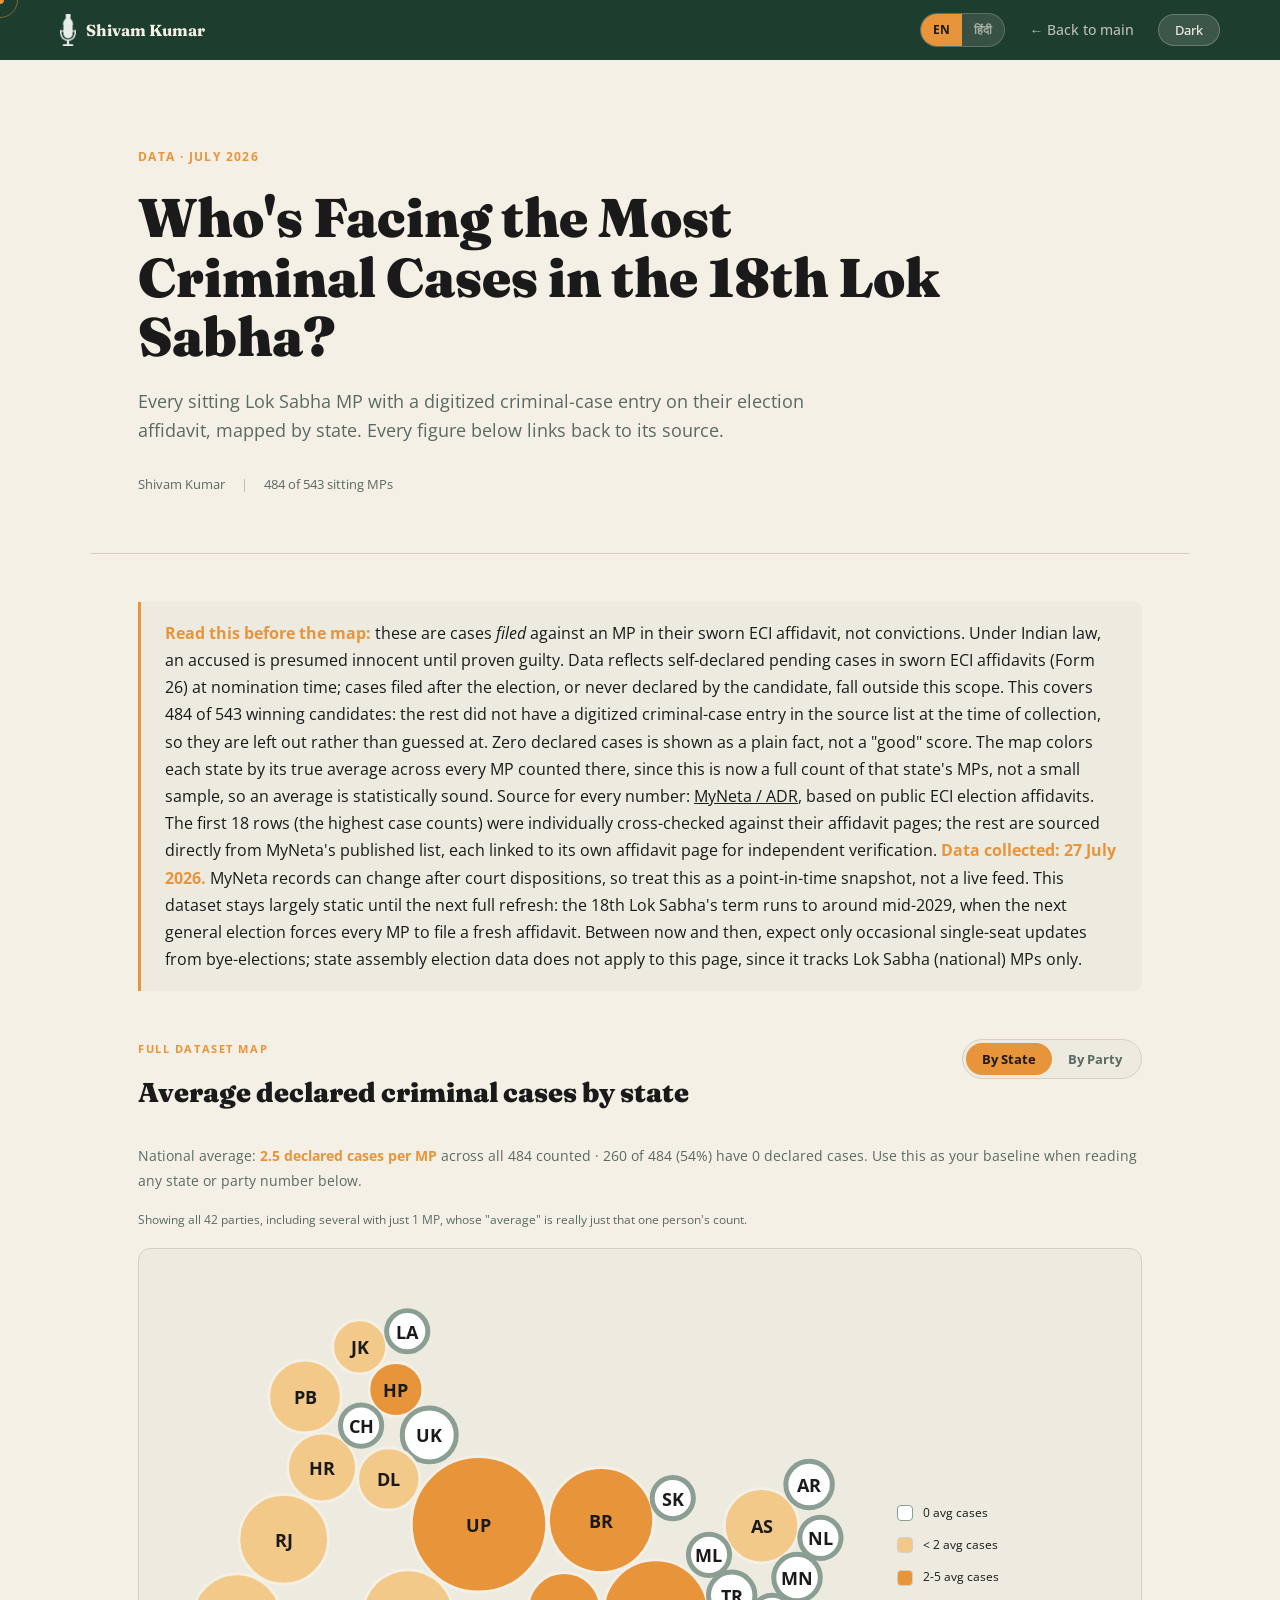
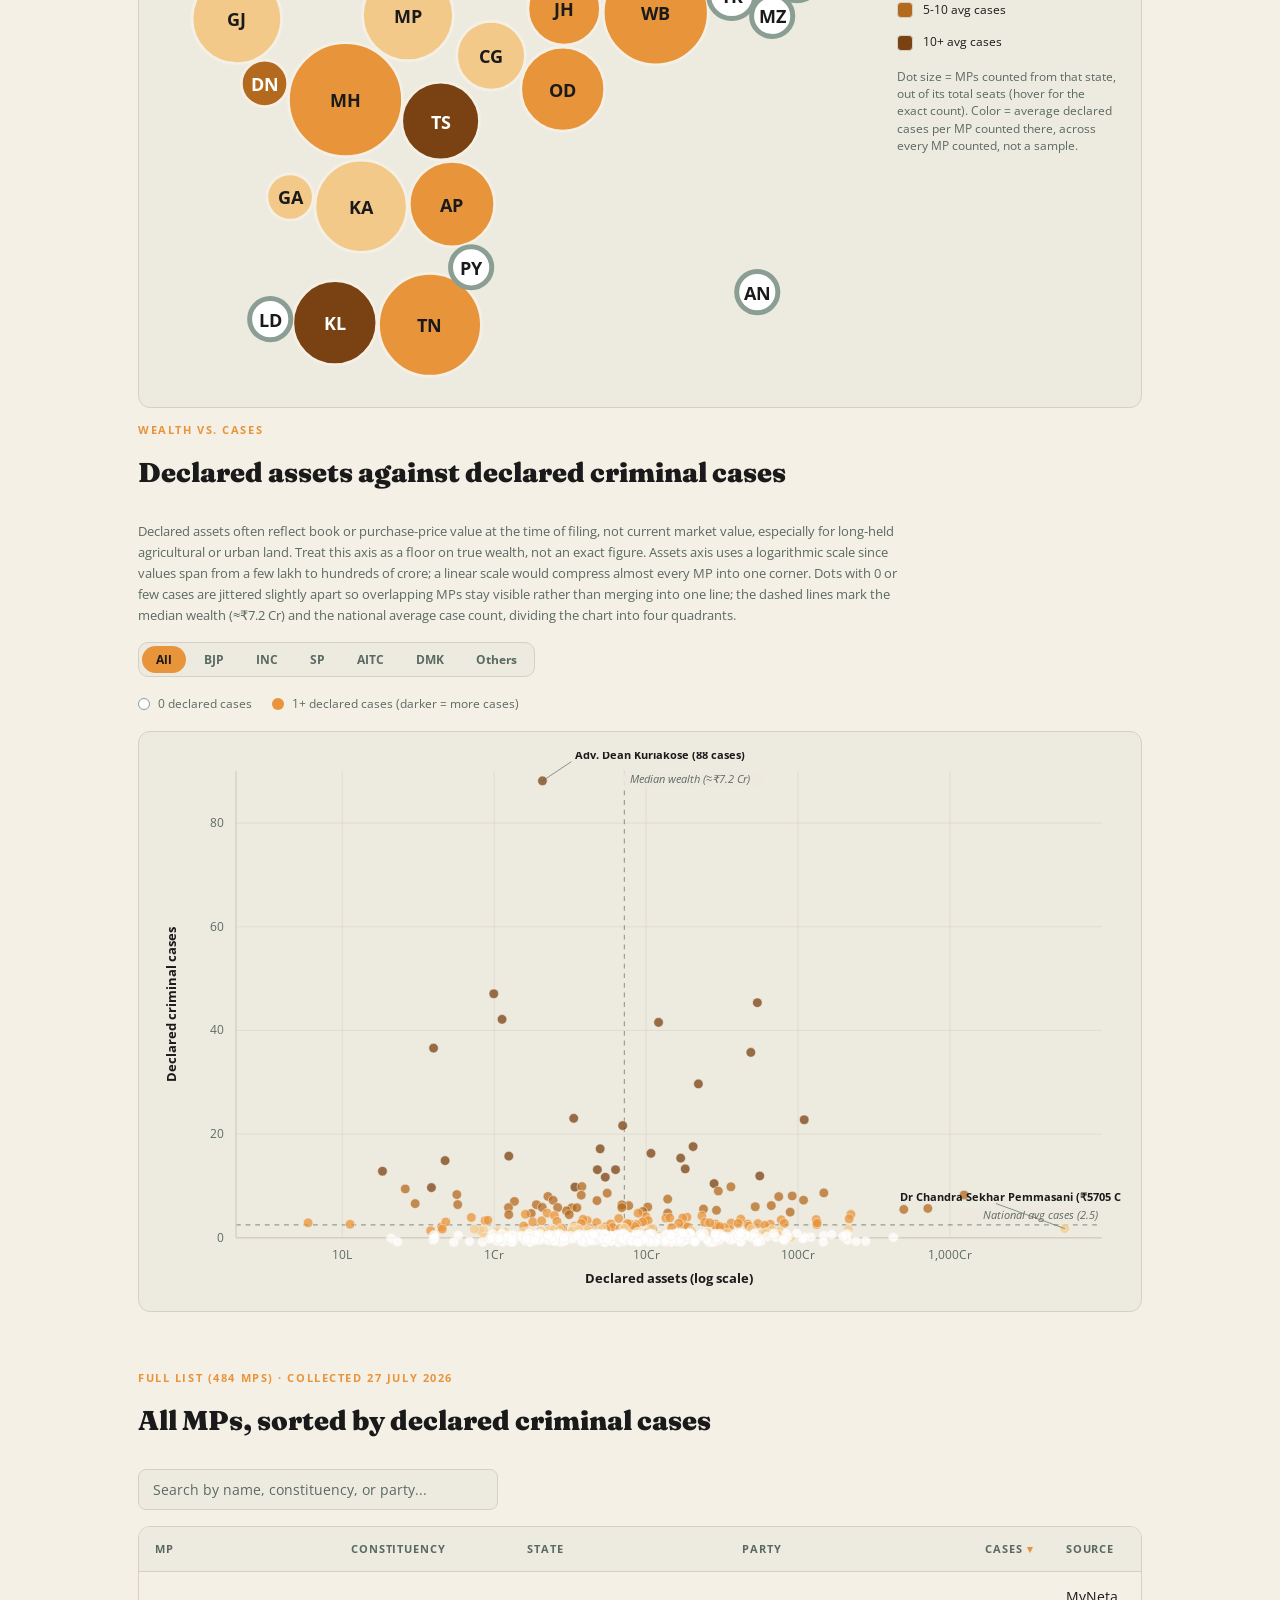
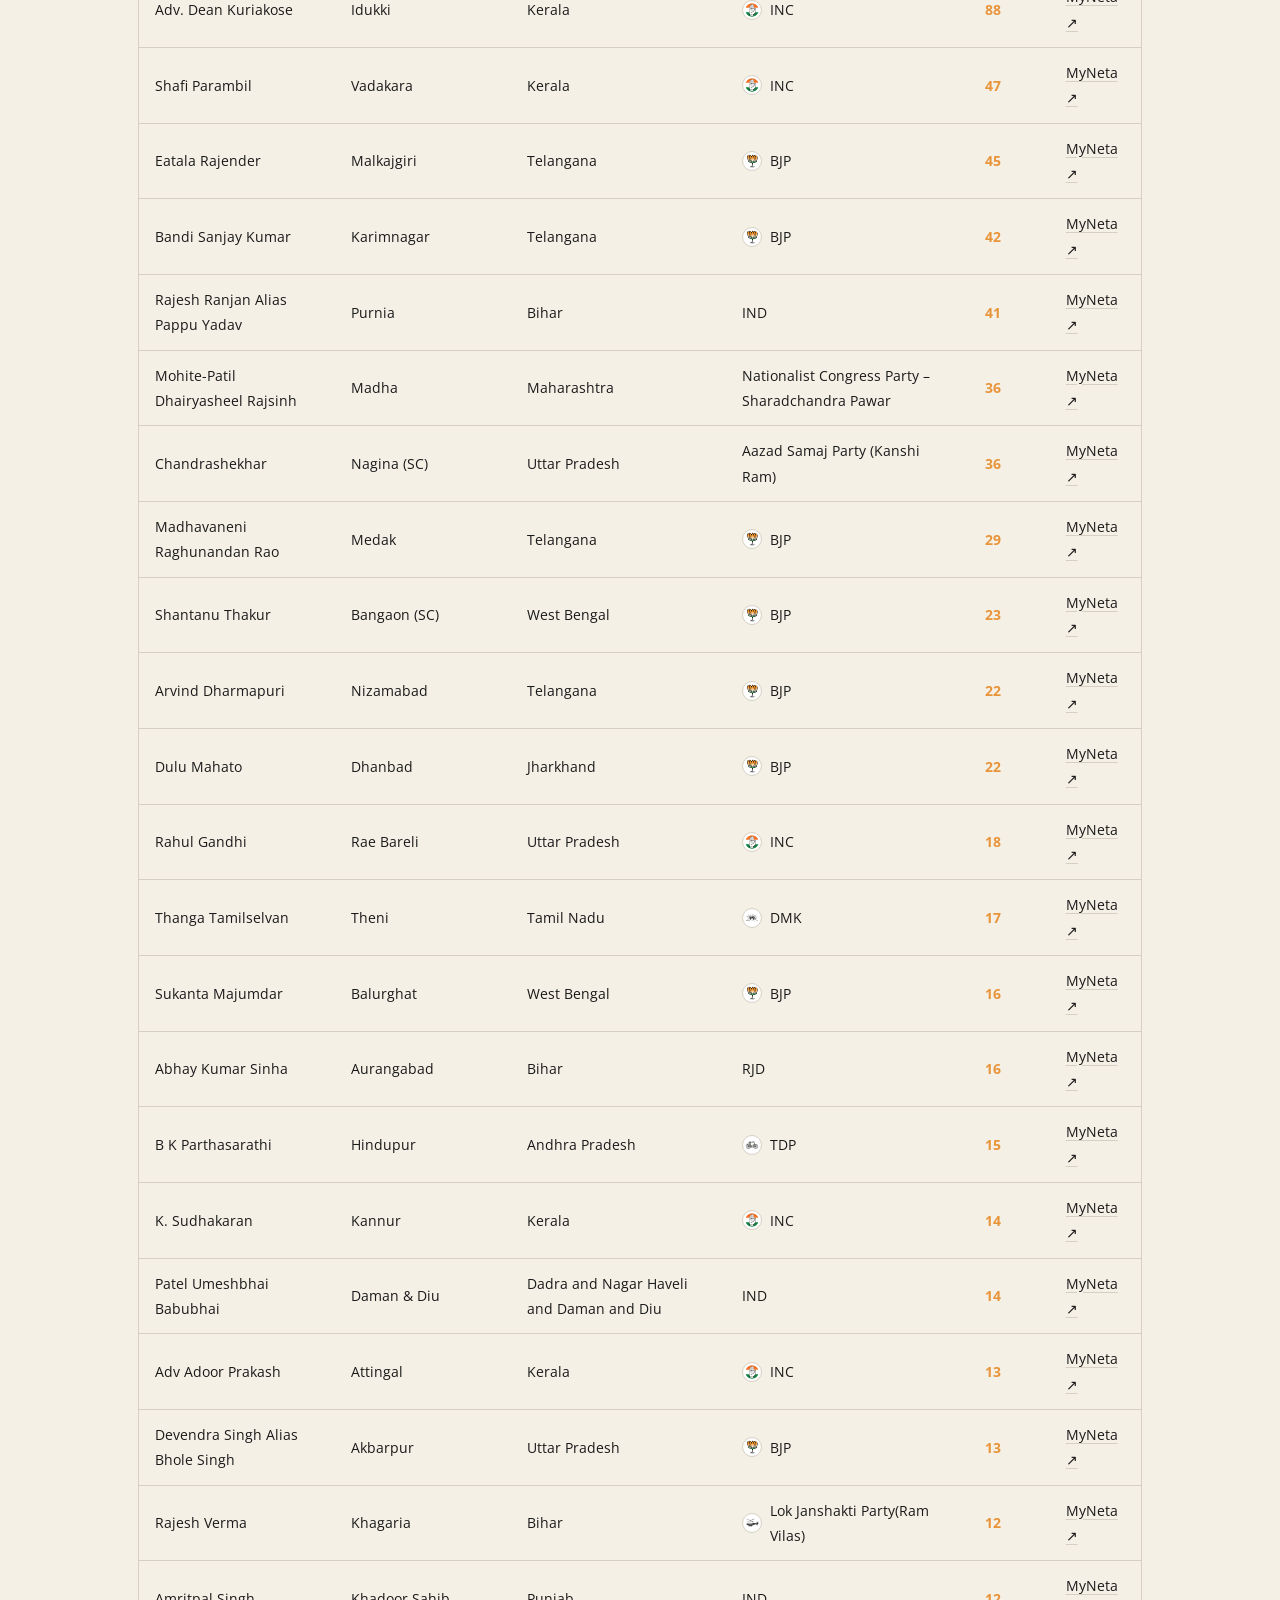
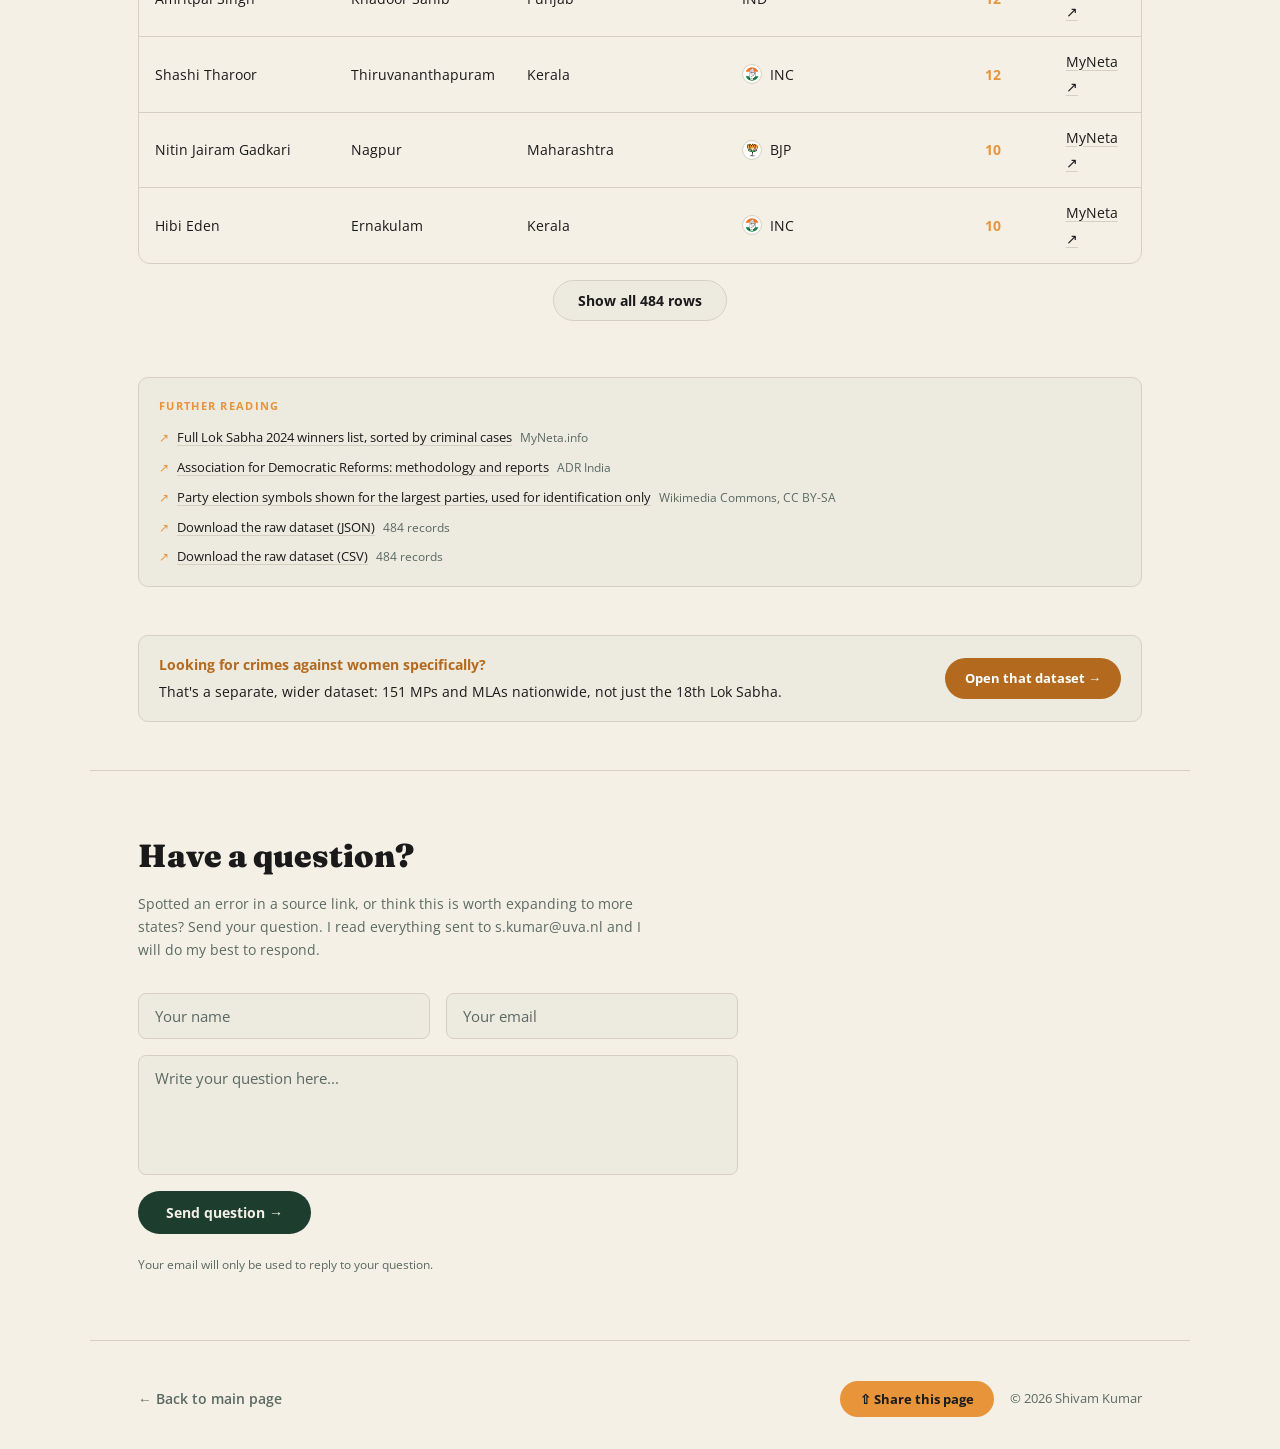
<file: mp-crime-map.html>
<!DOCTYPE html>
<html lang="en" data-theme="light">
<head>
  <meta charset="utf-8">
  <meta name="viewport" content="width=device-width, initial-scale=1">
  <link rel="icon" type="image/png" href="assets/img/logo.png">
  <title>Who's Facing the Most Criminal Cases in the 18th Lok Sabha? | Shivam Kumar</title>
  <meta name="description" content="A mapped, sourced look at declared criminal cases among sitting 18th Lok Sabha MPs, pulled from their ECI election affidavits via MyNeta.">
  <meta property="og:type" content="website">
  <meta property="og:title" content="Who's Facing the Most Criminal Cases in the 18th Lok Sabha?">
  <meta property="og:description" content="A mapped, sourced look at declared criminal cases among sitting 18th Lok Sabha MPs, pulled from their ECI election affidavits via MyNeta.">
  <meta property="og:image" content="https://shivamkgw.github.io/assets/img/banner-mp-crime-map.png">
  <meta property="og:url" content="https://shivamkgw.github.io/mp-crime-map.html">
  <meta name="twitter:card" content="summary_large_image">
  <meta name="twitter:title" content="Who's Facing the Most Criminal Cases in the 18th Lok Sabha?">
  <meta name="twitter:description" content="A mapped, sourced look at declared criminal cases among sitting 18th Lok Sabha MPs, pulled from their ECI election affidavits via MyNeta.">
  <meta name="twitter:image" content="https://shivamkgw.github.io/assets/img/banner-mp-crime-map.png">
  <link rel="preconnect" href="https://fonts.googleapis.com">
  <link rel="preconnect" href="https://fonts.gstatic.com" crossorigin>
  <link href="https://fonts.googleapis.com/css2?family=Fraunces:ital,opsz,wght@0,9..144,400;0,9..144,700;0,9..144,900;1,9..144,700&family=Caveat:wght@700&family=Open+Sans:wght@400;500;600;700&display=swap" rel="stylesheet">
  <script>
    (function() {
      var saved = localStorage.getItem('theme');
      var prefersDark = window.matchMedia('(prefers-color-scheme: dark)').matches;
      if (saved === 'dark' || (!saved && prefersDark)) {
        document.documentElement.setAttribute('data-theme', 'dark');
      }
    })();
  </script>
  <style>
    *, *::before, *::after { box-sizing: border-box; margin: 0; padding: 0; }

    :root {
      --green:   #1D3D2F;
      --cream:   #F5F0E6;
      --light:   #F5F0E6;
      --amber:   #E8943A;
      --text:    #1A1A1A;
      --muted:   #5A6A62;
      --card-bg: #EDEAE0;
      --border:  #D6D0C4;
      --bucket-0: #FFFFFF;
      --bucket-0-stroke: #8A9E94;
      --bucket-1: #F3C989;
      --bucket-2: #E8943A;
      --bucket-3: #B36A1E;
      --bucket-4: #7A4212;
    }
    [data-theme="dark"] {
      --green:   #0D2019;
      --cream:   #111815;
      --light:   #F0EBE0;
      --amber:   #E8943A;
      --text:    #E0DBD0;
      --muted:   #8A9E94;
      --card-bg: #1A2820;
      --border:  #2A3D32;
      --bucket-0: #D8D3C4;
      --bucket-0-stroke: #5A6A62;
      --bucket-1: #B98A46;
      --bucket-2: #E8943A;
      --bucket-3: #C97A2C;
      --bucket-4: #A85A18;
    }

    html { scroll-behavior: smooth; }

    @media (pointer: fine)  { * { cursor: none !important; } }
    @media (pointer: coarse) { #cursor-dot, #cursor-ring { display: none !important; } }

    #cursor-dot {
      position: fixed; width: 8px; height: 8px;
      background: var(--amber); border-radius: 50%;
      pointer-events: none; z-index: 9999;
      transform: translate(-50%,-50%);
      transition: width .2s, height .2s;
    }
    #cursor-ring {
      position: fixed; width: 36px; height: 36px;
      border: 1.5px solid var(--amber); border-radius: 50%;
      pointer-events: none; z-index: 9998;
      transform: translate(-50%,-50%); opacity: .5;
      transition: width .3s cubic-bezier(.22,1,.36,1),
                  height .3s cubic-bezier(.22,1,.36,1), opacity .3s;
    }

    body {
      font-family: 'Open Sans', sans-serif;
      background: var(--cream);
      color: var(--text);
      font-size: 17px;
      line-height: 1.8;
      transition: background 0.2s, color 0.2s;
    }

    a { color: inherit; text-decoration: none; }

    nav {
      background: var(--green);
      padding: 0 60px;
      display: flex;
      align-items: center;
      justify-content: space-between;
      height: 60px;
      position: sticky;
      top: 0;
      z-index: 100;
    }
    .nav-logo { display: flex; align-items: center; gap: 10px; text-decoration: none; }
    .nav-logo img { height: 32px; width: auto; filter: brightness(0) invert(1); opacity: 0.9; }
    .nav-logo span { font-family: 'Fraunces', serif; font-weight: 700; font-size: 1rem; color: var(--light); }
    .nav-right { display: flex; align-items: center; gap: 24px; }
    .nav-back { font-size: 0.85rem; font-weight: 500; color: rgba(240,235,224,0.75); }
    .nav-back:hover { color: var(--light); }
    .lang-switch {
      display: flex; align-items: center; gap: 0;
      background: rgba(240,235,224,0.12);
      border: 1px solid rgba(240,235,224,0.2);
      border-radius: 100px; overflow: hidden;
    }
    .lang-switch a {
      padding: 5px 12px; font-size: 0.75rem; font-weight: 700;
      color: rgba(240,235,224,0.6); text-decoration: none;
      transition: background 0.2s, color 0.2s;
    }
    .lang-switch a.active { background: var(--amber); color: #1a1a1a; }
    .lang-switch a:not(.active):hover { color: var(--light); }
    #theme-toggle {
      background: rgba(240,235,224,0.15);
      border: 1px solid rgba(240,235,224,0.25);
      border-radius: 100px;
      padding: 6px 16px;
      cursor: pointer;
      font-size: 0.8rem;
      font-weight: 500;
      color: var(--light);
      font-family: inherit;
    }
    #theme-toggle:hover { background: rgba(240,235,224,0.25); }

    .article-hero {
      max-width: 1100px;
      margin: 0 auto;
      padding: 80px 48px 56px;
      border-bottom: 1px solid var(--border);
    }
    .article-tag {
      display: inline-block;
      font-size: 0.72rem;
      font-weight: 700;
      text-transform: uppercase;
      letter-spacing: 0.12em;
      color: var(--amber);
      margin-bottom: 20px;
    }
    .article-hero h1 {
      font-family: 'Fraunces', serif;
      font-size: clamp(2.2rem, 4.6vw, 3.4rem);
      font-weight: 900;
      line-height: 1.1;
      color: var(--text);
      margin-bottom: 20px;
      max-width: 820px;
    }
    .article-hero .lead {
      font-size: 1.1rem;
      color: var(--muted);
      line-height: 1.65;
      max-width: 680px;
      margin-bottom: 28px;
    }
    .article-byline { font-size: 0.82rem; color: var(--muted); display: flex; align-items: center; gap: 16px; }
    .article-byline .sep { opacity: 0.4; }

    .page-body {
      max-width: 1100px;
      margin: 0 auto;
      padding: 48px 48px 0;
    }

    .callout {
      border-left: 3px solid var(--amber);
      padding: 18px 24px;
      background: var(--card-bg);
      border-radius: 0 8px 8px 0;
      margin: 0 0 48px;
      font-size: 1rem;
      color: var(--text);
      line-height: 1.7;
    }
    .callout strong { color: var(--amber); }

    .section-label {
      font-size: 0.7rem;
      font-weight: 700;
      text-transform: uppercase;
      letter-spacing: 0.14em;
      color: var(--amber);
      margin-bottom: 8px;
    }
    .section-title {
      font-family: 'Fraunces', serif;
      font-size: clamp(1.3rem, 2.6vw, 1.7rem);
      font-weight: 900;
      color: var(--text);
      margin-bottom: 24px;
    }

    /* VIEW TOGGLE */
    .section-header-row {
      display: flex; align-items: flex-start; justify-content: space-between;
      gap: 20px; flex-wrap: wrap;
    }
    .view-toggle {
      display: flex; background: var(--card-bg); border: 1px solid var(--border);
      border-radius: 100px; padding: 3px; flex-shrink: 0;
    }
    .view-toggle-btn {
      background: none; border: none; font-family: inherit; font-size: 0.8rem;
      font-weight: 700; color: var(--muted); padding: 7px 16px; border-radius: 100px;
      cursor: pointer; transition: background 0.2s, color 0.2s;
    }
    .view-toggle-btn.active { background: var(--amber); color: #1a1a1a; }
    .view-toggle-btn:not(.active):hover { color: var(--text); }
    .benchmark-line {
      font-size: 0.85rem; color: var(--muted); margin: 4px 0 20px;
    }
    .benchmark-line strong { color: var(--amber); }
    .party-min-seats { margin-bottom: 12px; }
    .party-min-seats .view-toggle-btn { padding: 5px 12px; font-size: 0.72rem; }
    .party-filter-note { font-size: 0.78rem; color: var(--muted); margin: -4px 0 16px; }

    /* PARTY VIEW */
    .party-view {
      background: var(--card-bg); border: 1px solid var(--border); border-radius: 12px;
      padding: 24px; display: flex; flex-direction: column; gap: 10px;
      max-height: 620px; overflow-y: auto;
    }
    .party-row {
      display: flex; align-items: center; gap: 12px; cursor: pointer;
      padding: 6px; border-radius: 8px; transition: background 0.15s;
    }
    .party-row:hover { background: rgba(232,148,58,0.1); }
    .party-row.filtered-active { background: rgba(232,148,58,0.18); }
    .party-row img {
      width: 22px; height: 22px; object-fit: contain; flex-shrink: 0;
      background: #fff; border-radius: 50%; padding: 2px; border: 1px solid var(--border);
      box-sizing: border-box;
    }
    .party-row-icon-placeholder { width: 22px; height: 22px; flex-shrink: 0; }
    .party-row-label {
      width: 280px; flex-shrink: 0; font-size: 0.85rem; color: var(--text);
      overflow: hidden; text-overflow: ellipsis; white-space: nowrap;
    }
    .party-row-bar-track { flex: 1; min-width: 60px; background: var(--border); border-radius: 4px; height: 10px; overflow: hidden; }
    .party-row-bar-fill { display: block; height: 100%; background: var(--amber); border-radius: 4px; }
    .party-row-stat { width: 160px; flex-shrink: 0; font-size: 0.78rem; color: var(--muted); text-align: right; }
    @media (max-width: 900px) {
      .party-row-label { width: 140px; font-size: 0.78rem; }
      .party-row-stat { width: 110px; font-size: 0.7rem; }
    }
    .party-row-stat strong { color: var(--amber); }

    /* WEALTH SCATTER */
    .wealth-note { font-size: 0.82rem; color: var(--muted); line-height: 1.6; margin: 0 0 16px; max-width: 780px; }
    .wealth-wrap {
      background: var(--card-bg); border: 1px solid var(--border); border-radius: 12px;
      padding: 20px; margin-bottom: 48px;
    }
    #wealth-scatter { width: 100%; height: auto; display: block; }
    .wealth-axis-line { stroke: var(--border); stroke-width: 1.5; }
    .wealth-gridline { stroke: var(--border); stroke-width: 1; opacity: 0.5; }
    .wealth-tick-label { font-size: 12px; fill: var(--muted); font-family: 'Open Sans', sans-serif; }
    .wealth-axis-label { font-size: 13px; fill: var(--text); font-weight: 700; font-family: 'Open Sans', sans-serif; }
    .wealth-dot { cursor: pointer; transition: opacity 0.15s, fill-opacity 0.15s; }
    .wealth-dot:hover { opacity: 1 !important; stroke: var(--text); stroke-width: 1.5; }
    .wealth-quadrant-line { stroke: var(--muted); stroke-width: 1.2; stroke-dasharray: 5 5; opacity: 0.6; }
    .wealth-quadrant-label { font-size: 11px; fill: var(--muted); font-family: 'Open Sans', sans-serif; font-style: italic; }
    .wealth-label-plate { fill: var(--card-bg); opacity: 0.88; }
    .wealth-party-filter { margin-bottom: 16px; flex-wrap: wrap; border-radius: 10px; width: fit-content; gap: 4px; }
    .wealth-party-filter .view-toggle-btn { padding: 5px 14px; font-size: 0.75rem; }
    .wealth-legend { display: flex; flex-wrap: wrap; gap: 20px; margin-bottom: 16px; }
    .wealth-legend-item { display: flex; align-items: center; gap: 8px; font-size: 0.78rem; color: var(--muted); }
    .wealth-legend-dot { width: 12px; height: 12px; border-radius: 50%; flex-shrink: 0; }
    .wealth-outlier-label { font-size: 11px; fill: var(--text); font-weight: 700; font-family: 'Open Sans', sans-serif; }
    .wealth-outlier-line { stroke: var(--muted); stroke-width: 1; opacity: 0.7; }

    /* MAP */
    .map-wrap {
      display: grid;
      grid-template-columns: 1fr 220px;
      gap: 24px;
      margin-bottom: 12px;
      background: var(--card-bg);
      border: 1px solid var(--border);
      border-radius: 12px;
      padding: 24px;
    }
    #india-map { width: 100%; height: auto; display: block; }
    .state-tile { cursor: pointer; transition: opacity 0.15s, stroke-width 0.15s; }
    .state-tile:hover { opacity: 0.82; }
    .state-tile.filtered-active { stroke: var(--text); stroke-width: 1.4; }
    .state-label {
      font-size: 2.6px;
      font-weight: 700;
      pointer-events: none;
      text-anchor: middle;
      dominant-baseline: central;
      font-family: 'Open Sans', sans-serif;
    }
    .legend { display: flex; flex-direction: column; gap: 10px; justify-content: center; }
    .legend-item { display: flex; align-items: center; gap: 10px; font-size: 0.78rem; color: var(--text); }
    .legend-swatch { width: 16px; height: 16px; border-radius: 4px; flex-shrink: 0; border: 1px solid var(--border); }
    .legend-note { font-size: 0.72rem; color: var(--muted); margin-top: 4px; line-height: 1.5; }

    .filter-chip {
      display: none;
      align-items: center;
      gap: 8px;
      background: var(--amber);
      color: #1a1a1a;
      border-radius: 100px;
      padding: 6px 8px 6px 16px;
      font-size: 0.82rem;
      font-weight: 700;
      margin: 20px 0 0;
      width: fit-content;
    }
    .filter-chip.active { display: flex; }
    .filter-chip button {
      background: rgba(26,26,26,0.15);
      border: none;
      border-radius: 50%;
      width: 20px; height: 20px;
      cursor: pointer;
      font-family: inherit;
      font-weight: 700;
      color: #1a1a1a;
      line-height: 1;
    }

    /* TABLE */
    .table-section { margin: 56px 0; }
    .mp-search {
      width: 100%;
      max-width: 360px;
      background: var(--card-bg);
      border: 1px solid var(--border);
      border-radius: 8px;
      padding: 10px 14px;
      font-family: inherit;
      font-size: 0.88rem;
      color: var(--text);
      margin: 16px 0;
      display: block;
    }
    .mp-search:focus { outline: none; border-color: var(--amber); }
    .mp-search::placeholder { color: var(--muted); }
    .mp-table-wrap { overflow-x: auto; border: 1px solid var(--border); border-radius: 12px; }
    table.mp-table { width: 100%; border-collapse: collapse; font-size: 0.88rem; min-width: 640px; }
    table.mp-table th, table.mp-table td { padding: 12px 16px; text-align: left; border-bottom: 1px solid var(--border); }
    .party-wrap { display: flex; align-items: center; gap: 8px; }
    .party-wrap img {
      width: 20px; height: 20px; object-fit: contain; flex-shrink: 0;
      background: #fff; border-radius: 50%; padding: 2px;
      border: 1px solid var(--border); box-sizing: border-box;
    }
    table.mp-table th {
      background: var(--card-bg);
      font-size: 0.7rem;
      text-transform: uppercase;
      letter-spacing: 0.08em;
      color: var(--muted);
      cursor: pointer;
      user-select: none;
      white-space: nowrap;
    }
    table.mp-table th:hover { color: var(--amber); }
    table.mp-table th.sorted::after { content: " \25BE"; color: var(--amber); }
    table.mp-table th.sorted.asc::after { content: " \25B4"; }
    table.mp-table tbody tr:last-child td { border-bottom: none; }
    table.mp-table tbody tr:hover { background: var(--card-bg); }
    table.mp-table td.cases { font-weight: 700; color: var(--amber); }
    table.mp-table td.source a { text-decoration: underline; text-decoration-color: var(--border); text-underline-offset: 3px; }
    table.mp-table td.source a:hover { color: var(--amber); text-decoration-color: var(--amber); }
    #table-empty { padding: 24px; text-align: center; color: var(--muted); display: none; }
    .table-expand-btn {
      display: block; margin: 16px auto 0; background: var(--card-bg); border: 1px solid var(--border);
      border-radius: 100px; padding: 10px 24px; font-family: inherit; font-size: 0.85rem; font-weight: 700;
      color: var(--text); cursor: pointer; transition: background 0.2s, border-color 0.2s;
    }
    .table-expand-btn:hover { background: var(--border); border-color: var(--amber); }

    .further-reading {
      margin: 0 0 48px;
      padding: 18px 20px;
      background: var(--card-bg);
      border-radius: 10px;
      border: 1px solid var(--border);
    }
    .further-reading-label {
      font-size: 0.68rem; font-weight: 700; text-transform: uppercase;
      letter-spacing: 0.12em; color: var(--amber); margin-bottom: 12px;
    }
    .further-reading ul { list-style: none; display: flex; flex-direction: column; gap: 8px; }
    .further-reading li { display: flex; align-items: baseline; gap: 8px; font-size: 0.84rem; }
    .further-reading li::before { content: "\2197"; color: var(--amber); flex-shrink: 0; font-size: 0.75rem; }
    .further-reading a {
      color: var(--text); text-decoration: underline; text-decoration-color: var(--border);
      text-underline-offset: 3px; transition: color 0.2s, text-decoration-color 0.2s; line-height: 1.4;
    }
    .further-reading a:hover { color: var(--amber); text-decoration-color: var(--amber); }
    .further-reading .source { font-size: 0.72rem; color: var(--muted); flex-shrink: 0; }

    .related-link-card {
      display: flex; align-items: center; justify-content: space-between; gap: 16px;
      background: var(--card-bg); border: 1px solid var(--border); border-radius: 10px;
      padding: 16px 20px; margin: 48px 0; flex-wrap: wrap;
    }
    .related-link-card .rl-text { font-size: 0.88rem; color: var(--text); }
    .related-link-card .rl-text strong { display: block; margin-bottom: 2px; color: #B36A1E; }
    .related-link-card a.rl-btn {
      background: #B36A1E; color: #fff; padding: 9px 20px; border-radius: 100px;
      font-size: 0.82rem; font-weight: 700; white-space: nowrap;
    }

    #load-error {
      display: none;
      padding: 24px;
      background: var(--card-bg);
      border: 1px solid var(--border);
      border-radius: 10px;
      color: var(--muted);
      margin-bottom: 48px;
    }

    .question-section {
      max-width: 1100px; margin: 0 auto; padding: 56px 48px 64px; border-top: 1px solid var(--border);
    }
    .question-section h3 { font-family: 'Fraunces', serif; font-size: clamp(1.4rem, 3vw, 2rem); font-weight: 900; color: var(--text); margin-bottom: 8px; }
    .question-section .q-sub { font-size: 0.9rem; color: var(--muted); margin-bottom: 32px; max-width: 520px; line-height: 1.6; }
    .question-form { display: flex; flex-direction: column; gap: 16px; max-width: 600px; }
    .form-row { display: grid; grid-template-columns: 1fr 1fr; gap: 16px; }
    .question-form input, .question-form textarea {
      width: 100%; background: var(--card-bg); border: 1px solid var(--border); border-radius: 8px;
      padding: 12px 16px; font-family: inherit; font-size: 0.92rem; color: var(--text);
      transition: border-color 0.2s; resize: none;
    }
    .question-form input:focus, .question-form textarea:focus { outline: none; border-color: var(--amber); }
    .question-form input::placeholder, .question-form textarea::placeholder { color: var(--muted); }
    .question-form textarea { min-height: 120px; }
    .form-submit {
      display: inline-flex; align-items: center; gap: 8px; background: var(--green); color: var(--light);
      border: none; border-radius: 100px; padding: 12px 28px; font-size: 0.88rem; font-weight: 700;
      font-family: inherit; cursor: pointer; transition: opacity 0.2s, transform 0.15s; align-self: flex-start;
    }
    .form-submit:hover { opacity: 0.85; transform: translateY(-1px); }
    .form-note { font-size: 0.75rem; color: var(--muted); margin-top: 4px; }

    .share-btn {
      display: flex; align-items: center; gap: 7px; background: var(--amber); color: #1a1a1a;
      border: none; border-radius: 100px; padding: 9px 20px; font-size: 0.82rem; font-weight: 700;
      font-family: inherit; cursor: pointer; transition: opacity 0.2s, transform 0.15s;
    }
    .share-btn:hover { opacity: 0.88; transform: translateY(-1px); }
    .share-btn.copied { background: var(--green); color: var(--light); }

    .article-close {
      max-width: 1100px; margin: 0 auto; padding: 40px 48px 32px; border-top: 1px solid var(--border);
      display: flex; align-items: center; justify-content: space-between; gap: 20px; flex-wrap: wrap;
    }
    .close-back { font-size: 0.85rem; font-weight: 600; color: var(--muted); transition: color 0.2s; }
    .close-back:hover { color: var(--amber); }

    @media (max-width: 900px) {
      nav { padding: 0 20px; }
      .article-hero { padding: 52px 24px 40px; }
      .page-body { padding: 40px 24px 0; }
      .map-wrap { grid-template-columns: 1fr; }
      .legend { flex-direction: row; flex-wrap: wrap; }
      .article-close { padding: 32px 24px; flex-direction: column; }
      .question-section { padding: 40px 20px 56px; }
      .form-row { grid-template-columns: 1fr; }
    }
  </style>
</head>
<body>

  <div id="cursor-dot"></div>
  <div id="cursor-ring"></div>

  <nav>
    <a href="index.html" class="nav-logo">
      <img src="assets/img/logo.png" alt="Water Bottle">
      <span>Shivam Kumar</span>
    </a>
    <div class="nav-right">
      <div class="lang-switch">
        <a href="mp-crime-map.html" class="active">EN</a>
        <a href="mp-crime-map-hi.html">हिंदी</a>
      </div>
      <a href="index.html" class="nav-back">&larr; Back to main</a>
      <button id="theme-toggle">Dark</button>
    </div>
  </nav>

  <header class="article-hero">
    <span class="article-tag">Data &middot; July 2026</span>
    <h1>Who's Facing the Most Criminal Cases in the 18th Lok Sabha?</h1>
    <p class="lead">Every sitting Lok Sabha MP with a digitized criminal-case entry on their election affidavit, mapped by state. Every figure below links back to its source.</p>
    <div class="article-byline">
      <span>Shivam Kumar</span>
      <span class="sep">|</span>
      <span id="byline-count">Loading dataset&hellip;</span>
    </div>
  </header>

  <div class="page-body">
    <div class="callout">
      <strong>Read this before the map:</strong> these are cases <em>filed</em> against an MP in their sworn ECI affidavit, not convictions. Under Indian law, an accused is presumed innocent until proven guilty. Data reflects self-declared pending cases in sworn ECI affidavits (Form 26) at nomination time; cases filed after the election, or never declared by the candidate, fall outside this scope. This covers <span id="callout-count">484</span> of 543 winning candidates: the rest did not have a digitized criminal-case entry in the source list at the time of collection, so they are left out rather than guessed at. Zero declared cases is shown as a plain fact, not a "good" score. The map colors each state by its true average across every MP counted there, since this is now a full count of that state's MPs, not a small sample, so an average is statistically sound. Source for every number: <a href="https://www.myneta.info/LokSabha2024/index.php?action=show_winners&sort=criminal" target="_blank" rel="noopener" style="text-decoration:underline;">MyNeta / ADR</a>, based on public ECI election affidavits. The first 18 rows (the highest case counts) were individually cross-checked against their affidavit pages; the rest are sourced directly from MyNeta's published list, each linked to its own affidavit page for independent verification. <strong>Data collected: 27 July 2026.</strong> MyNeta records can change after court dispositions, so treat this as a point-in-time snapshot, not a live feed. This dataset stays largely static until the next full refresh: the 18th Lok Sabha's term runs to around mid-2029, when the next general election forces every MP to file a fresh affidavit. Between now and then, expect only occasional single-seat updates from bye-elections; state assembly election data does not apply to this page, since it tracks Lok Sabha (national) MPs only.
    </div>

    <div id="load-error">Could not load the MP dataset right now. Please refresh, or check back later.</div>

    <section id="map-section">
      <div class="section-header-row">
        <div>
          <p class="section-label">Full Dataset Map</p>
          <h2 class="section-title" id="view-title">Average declared criminal cases by state</h2>
        </div>
        <div class="view-toggle" id="view-toggle">
          <button class="view-toggle-btn active" data-view="state">By State</button>
          <button class="view-toggle-btn" data-view="party">By Party</button>
        </div>
      </div>
      <p class="benchmark-line" id="benchmark-line"></p>
      <div class="view-toggle party-min-seats" id="party-min-seats" style="display:none;">
        <button class="view-toggle-btn active" data-minseats="0">All parties</button>
        <button class="view-toggle-btn" data-minseats="5">5+ MPs</button>
        <button class="view-toggle-btn" data-minseats="10">10+ MPs</button>
      </div>
      <p class="party-filter-note" id="party-filter-note" style="display:none;"></p>
      <div class="map-wrap" id="state-view">
        <svg id="india-map" viewBox="0 0 100 100" role="img" aria-label="Map of India with states colored by average declared criminal cases per sitting MP"></svg>
        <div class="legend" id="legend"></div>
      </div>
      <div class="party-view" id="party-view" style="display:none;"></div>
      <div class="filter-chip" id="filter-chip">
        <span id="filter-chip-label"></span>
        <button id="filter-chip-clear" aria-label="Clear filter">&times;</button>
      </div>
    </section>

    <section id="wealth-section">
      <p class="section-label">Wealth vs. Cases</p>
      <h2 class="section-title">Declared assets against declared criminal cases</h2>
      <p class="wealth-note">Declared assets often reflect book or purchase-price value at the time of filing, not current market value, especially for long-held agricultural or urban land. Treat this axis as a floor on true wealth, not an exact figure. Assets axis uses a logarithmic scale since values span from a few lakh to hundreds of crore; a linear scale would compress almost every MP into one corner. Dots with 0 or few cases are jittered slightly apart so overlapping MPs stay visible rather than merging into one line; the dashed lines mark the median wealth (&#8776;&#8377;7.2 Cr) and the national average case count, dividing the chart into four quadrants.</p>
      <div class="view-toggle wealth-party-filter" id="wealth-party-filter">
        <button class="view-toggle-btn active" data-party="__all__">All</button>
        <button class="view-toggle-btn" data-party="BJP">BJP</button>
        <button class="view-toggle-btn" data-party="INC">INC</button>
        <button class="view-toggle-btn" data-party="SP">SP</button>
        <button class="view-toggle-btn" data-party="AITC">AITC</button>
        <button class="view-toggle-btn" data-party="DMK">DMK</button>
        <button class="view-toggle-btn" data-party="__others__">Others</button>
      </div>
      <div class="wealth-legend">
        <span class="wealth-legend-item"><span class="wealth-legend-dot" style="background:var(--bucket-0);border:1px solid var(--bucket-0-stroke);"></span>0 declared cases</span>
        <span class="wealth-legend-item"><span class="wealth-legend-dot" style="background:var(--amber);"></span>1+ declared cases (darker = more cases)</span>
      </div>
      <div class="wealth-wrap">
        <svg id="wealth-scatter" viewBox="0 0 1000 560" role="img" aria-label="Scatter plot of declared assets against declared criminal cases for every counted MP"></svg>
      </div>
    </section>

    <section class="table-section" id="table-section">
      <p class="section-label" id="table-count-label">Full List &middot; Collected 27 July 2026</p>
      <h2 class="section-title">All MPs, sorted by declared criminal cases</h2>
      <input type="text" id="mp-search" class="mp-search" placeholder="Search by name, constituency, or party...">
      <div class="mp-table-wrap">
        <table class="mp-table">
          <thead>
            <tr>
              <th data-key="name">MP</th>
              <th data-key="constituency">Constituency</th>
              <th data-key="state">State</th>
              <th data-key="party">Party</th>
              <th data-key="criminal_cases" class="sorted">Cases</th>
              <th>Source</th>
            </tr>
          </thead>
          <tbody id="mp-tbody"></tbody>
        </table>
        <div id="table-empty">No MPs match this filter.</div>
      </div>
      <button id="table-expand-btn" class="table-expand-btn" style="display:none;"></button>
    </section>

    <div class="further-reading">
      <p class="further-reading-label">Further Reading</p>
      <ul>
        <li>
          <a href="https://www.myneta.info/LokSabha2024/index.php?action=show_winners&sort=criminal" target="_blank" rel="noopener">Full Lok Sabha 2024 winners list, sorted by criminal cases</a>
          <span class="source">MyNeta.info</span>
        </li>
        <li>
          <a href="https://adrindia.org/" target="_blank" rel="noopener">Association for Democratic Reforms: methodology and reports</a>
          <span class="source">ADR India</span>
        </li>
        <li>
          <a href="https://commons.wikimedia.org/wiki/Category:Symbols_of_political_parties_in_India" target="_blank" rel="noopener">Party election symbols shown for the largest parties, used for identification only</a>
          <span class="source">Wikimedia Commons, CC BY-SA</span>
        </li>
        <li>
          <a href="assets/data/mp-crime-cases.json" target="_blank" rel="noopener">Download the raw dataset (JSON)</a>
          <span class="source">484 records</span>
        </li>
        <li>
          <a href="assets/data/mp-crime-cases.csv" target="_blank" rel="noopener">Download the raw dataset (CSV)</a>
          <span class="source">484 records</span>
        </li>
      </ul>
    </div>

    <div class="related-link-card">
      <div class="rl-text">
        <strong>Looking for crimes against women specifically?</strong>
        That's a separate, wider dataset: 151 MPs and MLAs nationwide, not just the 18th Lok Sabha.
      </div>
      <a class="rl-btn" href="crimes-against-women.html">Open that dataset &rarr;</a>
    </div>
  </div>

  <section class="question-section">
    <h3>Have a question?</h3>
    <p class="q-sub">Spotted an error in a source link, or think this is worth expanding to more states? Send your question. I read everything sent to s.kumar@uva.nl and I will do my best to respond.</p>
    <form class="question-form" action="https://formspree.io/f/xdajnabl" method="POST">
      <div class="form-row">
        <input type="text" name="name" placeholder="Your name" required>
        <input type="email" name="email" placeholder="Your email" required>
      </div>
      <textarea name="question" placeholder="Write your question here..." required></textarea>
      <input type="hidden" name="_subject" value="Question on: Who's Facing the Most Criminal Cases in the 18th Lok Sabha?">
      <button type="submit" class="form-submit">Send question &rarr;</button>
      <p class="form-note">Your email will only be used to reply to your question.</p>
    </form>
  </section>

  <div class="article-close">
    <a href="index.html" class="close-back">&larr; Back to main page</a>
    <div style="display:flex;align-items:center;gap:16px;flex-wrap:wrap;">
      <button class="share-btn" id="share-btn" onclick="shareArticle()">&#8679; Share this page</button>
      <span style="font-size:0.8rem;color:var(--muted);">&copy; 2026 Shivam Kumar</span>
    </div>
  </div>

  <script>
    const toggle = document.getElementById('theme-toggle');
    function applyTheme(theme) {
      document.documentElement.setAttribute('data-theme', theme);
      toggle.textContent = theme === 'dark' ? 'Light' : 'Dark';
      localStorage.setItem('theme', theme);
    }
    applyTheme(document.documentElement.getAttribute('data-theme') || 'light');
    toggle.addEventListener('click', () => {
      applyTheme(document.documentElement.getAttribute('data-theme') === 'dark' ? 'light' : 'dark');
    });

    function shareArticle() {
      const btn = document.getElementById('share-btn');
      const url = window.location.href;
      if (navigator.share) {
        navigator.share({ title: document.title, url });
      } else {
        navigator.clipboard.writeText(url).then(() => {
          btn.textContent = '✓ Link copied!';
          btn.classList.add('copied');
          setTimeout(() => { btn.innerHTML = '&#8679; Share this page'; btn.classList.remove('copied'); }, 2000);
        });
      }
    }

    const dot  = document.getElementById('cursor-dot');
    const ring = document.getElementById('cursor-ring');
    let mx = 0, my = 0, rx = 0, ry = 0;
    document.addEventListener('mousemove', e => { mx = e.clientX; my = e.clientY; });
    (function tick() {
      dot.style.left  = mx + 'px'; dot.style.top = my + 'px';
      rx += (mx - rx) * 0.12; ry += (my - ry) * 0.12;
      ring.style.left = rx + 'px'; ring.style.top = ry + 'px';
      requestAnimationFrame(tick);
    })();

    const STATE_TILES = [
      { name: 'Jammu and Kashmir', abbr: 'JK', x: 27.7, y: 10.4 },
      { name: 'Ladakh', abbr: 'LA', x: 34.4, y: 8.2 },
      { name: 'Himachal Pradesh', abbr: 'HP', x: 32.8, y: 16.4 },
      { name: 'Punjab', abbr: 'PB', x: 20.0, y: 17.4 },
      { name: 'Uttarakhand', abbr: 'UK', x: 37.5, y: 22.8 },
      { name: 'Haryana', abbr: 'HR', x: 22.4, y: 27.4 },
      { name: 'Delhi', abbr: 'DL', x: 31.8, y: 29.0 },
      { name: 'Rajasthan', abbr: 'RJ', x: 17.0, y: 37.5 },
      { name: 'Uttar Pradesh', abbr: 'UP', x: 44.5, y: 35.4 },
      { name: 'Bihar', abbr: 'BR', x: 61.7, y: 34.8 },
      { name: 'Sikkim', abbr: 'SK', x: 71.8, y: 31.7 },
      { name: 'West Bengal', abbr: 'WB', x: 69.4, y: 47.8 },
      { name: 'Jharkhand', abbr: 'JH', x: 56.5, y: 47.3 },
      { name: 'Assam', abbr: 'AS', x: 84.3, y: 35.6 },
      { name: 'Arunachal Pradesh', abbr: 'AR', x: 91.0, y: 29.8 },
      { name: 'Nagaland', abbr: 'NL', x: 92.6, y: 37.3 },
      { name: 'Manipur', abbr: 'MN', x: 89.3, y: 42.9 },
      { name: 'Mizoram', abbr: 'MZ', x: 85.8, y: 48.3 },
      { name: 'Tripura', abbr: 'TR', x: 80.1, y: 45.4 },
      { name: 'Meghalaya', abbr: 'ML', x: 76.9, y: 39.7 },
      { name: 'Madhya Pradesh', abbr: 'MP', x: 34.5, y: 48.2 },
      { name: 'Gujarat', abbr: 'GJ', x: 10.4, y: 48.7 },
      { name: 'Maharashtra', abbr: 'MH', x: 25.7, y: 60.1 },
      { name: 'Chhattisgarh', abbr: 'CG', x: 46.2, y: 53.9 },
      { name: 'Odisha', abbr: 'OD', x: 56.3, y: 58.6 },
      { name: 'Goa', abbr: 'GA', x: 17.9, y: 73.8 },
      { name: 'Karnataka', abbr: 'KA', x: 27.9, y: 75.1 },
      { name: 'Telangana', abbr: 'TS', x: 39.1, y: 63.1 },
      { name: 'Andhra Pradesh', abbr: 'AP', x: 40.7, y: 74.8 },
      { name: 'Tamil Nadu', abbr: 'TN', x: 37.6, y: 91.8 },
      { name: 'Kerala', abbr: 'KL', x: 24.2, y: 91.5 },
      { name: 'Puducherry', abbr: 'PY', x: 43.4, y: 83.7 },
      { name: 'Chandigarh', abbr: 'CH', x: 27.9, y: 21.5 },
      { name: 'Dadra and Nagar Haveli and Daman and Diu', abbr: 'DN', x: 14.3, y: 57.8 },
      { name: 'Andaman and Nicobar Islands', abbr: 'AN', x: 83.7, y: 87.2 },
      { name: 'Lakshadweep', abbr: 'LD', x: 15.1, y: 91.0 }
    ];

    const STATE_SEATS = {
      'Jammu and Kashmir': 5, 'Ladakh': 1, 'Himachal Pradesh': 4, 'Punjab': 13,
      'Uttarakhand': 5, 'Haryana': 10, 'Delhi': 7, 'Rajasthan': 25, 'Uttar Pradesh': 80,
      'Bihar': 40, 'Sikkim': 1, 'West Bengal': 42, 'Jharkhand': 14, 'Assam': 14,
      'Arunachal Pradesh': 2, 'Nagaland': 1, 'Manipur': 2, 'Mizoram': 1, 'Tripura': 2,
      'Meghalaya': 2, 'Madhya Pradesh': 29, 'Gujarat': 26, 'Maharashtra': 48,
      'Chhattisgarh': 11, 'Odisha': 21, 'Goa': 2, 'Karnataka': 28, 'Telangana': 17,
      'Andhra Pradesh': 25, 'Tamil Nadu': 39, 'Kerala': 20, 'Puducherry': 1,
      'Chandigarh': 1, 'Dadra and Nagar Haveli and Daman and Diu': 2,
      'Andaman and Nicobar Islands': 1, 'Lakshadweep': 1
    };

    const BUCKETS = [
      { max: 0,        color: 'var(--bucket-0)', label: '0 avg cases',        dark: true },
      { max: 1.99,     color: 'var(--bucket-1)', label: '< 2 avg cases',      dark: true },
      { max: 4.99,     color: 'var(--bucket-2)', label: '2-5 avg cases',      dark: true },
      { max: 9.99,     color: 'var(--bucket-3)', label: '5-10 avg cases',     dark: false },
      { max: Infinity, color: 'var(--bucket-4)', label: '10+ avg cases',      dark: false }
    ];

    function bucketFor(avg) {
      return BUCKETS.find(b => avg <= b.max);
    }

    function radiusFor(count) {
      return 2 + Math.sqrt(count) * 0.9;
    }

    const PARTY_SYMBOLS = {
      'BJP': ['assets/img/party-symbols/bjp.svg', 'Lotus'],
      'INC': ['assets/img/party-symbols/inc.svg', 'Hand'],
      'SP': ['assets/img/party-symbols/cycle.png', 'Bicycle'],
      'TDP': ['assets/img/party-symbols/cycle.png', 'Bicycle'],
      'AITC': ['assets/img/party-symbols/aitc.svg', 'Flowers and Grass'],
      'DMK': ['assets/img/party-symbols/dmk.svg', 'Rising Sun'],
      'JD(U)': ['assets/img/party-symbols/jdu.svg', 'Arrow'],
      'ShivSena (Uddhav Balasaheb Thackeray)': ['assets/img/party-symbols/ssubt.png', 'Flaming Torch'],
      'Shiv Sena': ['assets/img/party-symbols/shivsena.svg', 'Bow and Arrow'],
      'Lok Janshakti Party(Ram Vilas)': ['assets/img/party-symbols/ljprv.jpg', 'Helicopter'],
      'CPI(M)': ['assets/img/party-symbols/cpim.svg', 'Hammer, Sickle and Star']
    };

    function partyCell(party) {
      const sym = PARTY_SYMBOLS[party];
      if (!sym) return `<td>${party}</td>`;
      return `<td><div class="party-wrap"><img src="${sym[0]}" alt="${sym[1]} (${party} election symbol)" loading="lazy">${party}</div></td>`;
    }

    let mps = [];
    let stateStats = {};
    let partyStats = {};
    let nationalAvg = 0;
    let sortKey = 'criminal_cases';
    let sortAsc = false;
    let activeFilter = null;
    let activeFilterType = null;
    let searchTerm = '';
    let currentView = 'state';
    let partyMinSeats = 0;
    let tableExpanded = false;
    const TABLE_COLLAPSED_ROWS = 25;

    function computeGroupStats(records, key) {
      const stats = {};
      records.forEach(m => {
        const k = m[key];
        if (!stats[k]) stats[k] = { count: 0, total: 0, zeroCount: 0, max: 0, maxName: '' };
        const s = stats[k];
        s.count += 1;
        s.total += m.criminal_cases;
        if (m.criminal_cases === 0) s.zeroCount += 1;
        if (m.criminal_cases > s.max) { s.max = m.criminal_cases; s.maxName = m.name; }
      });
      Object.values(stats).forEach(s => { s.avg = s.total / s.count; });
      return stats;
    }

    function renderLegend() {
      const legend = document.getElementById('legend');
      let html = '';
      BUCKETS.forEach(b => {
        const border = b.max === 0 ? 'border:1px solid var(--bucket-0-stroke)' : '';
        html += `<div class="legend-item"><span class="legend-swatch" style="background:${b.color};${border}"></span>${b.label}</div>`;
      });
      html += `<div class="legend-note">Dot size = MPs counted from that state, out of its total seats (hover for the exact count). Color = average declared cases per MP counted there, across every MP counted, not a sample.</div>`;
      legend.innerHTML = html;
    }

    function renderMap() {
      const svg = document.getElementById('india-map');
      let html = '';
      STATE_TILES.forEach(s => {
        const stat = stateStats[s.name];
        const avg = stat ? stat.avg : 0;
        const bucket = bucketFor(avg);
        const fill = bucket.color;
        const isZero = bucket.max === 0;
        const textColor = bucket.dark ? '#1a1a1a' : '#fff';
        const stroke = isZero ? 'var(--bucket-0-stroke)' : 'var(--cream)';
        const strokeWidth = isZero ? 0.7 : 0.4;
        const isActive = activeFilterType === 'state' && activeFilter === s.name;
        const r = stat ? radiusFor(stat.count) : 2;
        const totalSeats = STATE_SEATS[s.name];
        const vsNational = stat ? (avg > nationalAvg ? 'above' : avg < nationalAvg ? 'below' : 'at') : '';
        const tooltip = stat
          ? `${s.name}: ${stat.count} of ${totalSeats} seats counted, average ${avg.toFixed(1)} declared cases (${vsNational} the ${nationalAvg.toFixed(1)} national average). ${stat.zeroCount} of ${stat.count} counted MPs have 0 cases; highest is ${stat.max} (${stat.maxName}).`
          : `${s.name}: no data collected (0 of ${totalSeats} seats)`;
        html += `<g class="state-tile${isActive ? ' filtered-active' : ''}" data-state="${s.name}">
          <title>${tooltip}</title>
          <circle cx="${s.x}" cy="${s.y}" r="${r}" fill="${fill}" stroke="${stroke}" stroke-width="${strokeWidth}"></circle>
          <text class="state-label" x="${s.x}" y="${s.y}" fill="${textColor}">${s.abbr}</text>
        </g>`;
      });
      svg.innerHTML = html;
      svg.querySelectorAll('.state-tile').forEach(tile => {
        tile.addEventListener('click', () => {
          const state = tile.getAttribute('data-state');
          if (!stateStats[state]) return;
          setFilter(activeFilterType === 'state' && activeFilter === state ? null : state, 'state');
        });
      });
    }

    function renderPartyView() {
      const container = document.getElementById('party-view');
      const allParties = Object.keys(partyStats);
      const parties = allParties
        .filter(p => partyStats[p].count >= partyMinSeats)
        .sort((a, b) => partyStats[b].avg - partyStats[a].avg);
      const note = document.getElementById('party-filter-note');
      if (partyMinSeats > 0) {
        note.style.display = 'block';
        note.textContent = `Showing ${parties.length} of ${allParties.length} parties with ${partyMinSeats}+ MPs. Small parties can look extreme on 1-2 MPs; widen the filter to see everyone.`;
      } else {
        note.style.display = 'block';
        note.textContent = `Showing all ${allParties.length} parties, including several with just 1 MP, whose "average" is really just that one person's count.`;
      }
      const maxAvg = Math.max(...parties.map(p => partyStats[p].avg), 1);
      container.innerHTML = parties.map(p => {
        const s = partyStats[p];
        const isActive = activeFilterType === 'party' && activeFilter === p;
        const sym = PARTY_SYMBOLS[p];
        const icon = sym
          ? `<img src="${sym[0]}" alt="${sym[1]} (${p} election symbol)" loading="lazy">`
          : `<span class="party-row-icon-placeholder"></span>`;
        const pct = Math.max(3, (s.avg / maxAvg) * 100);
        return `<div class="party-row${isActive ? ' filtered-active' : ''}" data-party="${p.replace(/"/g, '&quot;')}">
          ${icon}
          <span class="party-row-label" title="${p}">${p}</span>
          <span class="party-row-bar-track"><span class="party-row-bar-fill" style="width:${pct}%"></span></span>
          <span class="party-row-stat"><strong>${s.avg.toFixed(1)}</strong> avg &middot; ${s.count} MP${s.count === 1 ? '' : 's'} &middot; ${s.zeroCount} with 0 cases</span>
        </div>`;
      }).join('');
      container.querySelectorAll('.party-row').forEach(row => {
        row.addEventListener('click', () => {
          const party = row.getAttribute('data-party');
          setFilter(activeFilterType === 'party' && activeFilter === party ? null : party, 'party');
        });
      });
    }

    function setFilter(value, type) {
      activeFilter = value;
      activeFilterType = value ? type : null;
      tableExpanded = false;
      const chip = document.getElementById('filter-chip');
      const label = document.getElementById('filter-chip-label');
      if (value) {
        chip.classList.add('active');
        label.textContent = 'Showing: ' + value;
      } else {
        chip.classList.remove('active');
      }
      renderMap();
      renderPartyView();
      renderTable();
    }

    document.getElementById('filter-chip-clear').addEventListener('click', () => setFilter(null, null));

    document.querySelectorAll('#view-toggle .view-toggle-btn').forEach(btn => {
      btn.addEventListener('click', () => {
        currentView = btn.getAttribute('data-view');
        document.querySelectorAll('#view-toggle .view-toggle-btn').forEach(b => b.classList.toggle('active', b === btn));
        document.getElementById('state-view').style.display = currentView === 'state' ? 'grid' : 'none';
        document.getElementById('party-view').style.display = currentView === 'party' ? 'flex' : 'none';
        document.getElementById('party-min-seats').style.display = currentView === 'party' ? 'flex' : 'none';
        document.getElementById('party-filter-note').style.display = currentView === 'party' ? 'block' : 'none';
        document.getElementById('view-title').textContent = currentView === 'state'
          ? 'Average declared criminal cases by state'
          : 'Average declared criminal cases by party';
      });
    });

    document.querySelectorAll('#party-min-seats .view-toggle-btn').forEach(btn => {
      btn.addEventListener('click', () => {
        partyMinSeats = parseInt(btn.getAttribute('data-minseats'), 10);
        document.querySelectorAll('#party-min-seats .view-toggle-btn').forEach(b => b.classList.toggle('active', b === btn));
        renderPartyView();
      });
    });
    document.getElementById('mp-search').addEventListener('input', e => {
      searchTerm = e.target.value.trim();
      tableExpanded = false;
      renderTable();
    });

    function renderTable() {
      const tbody = document.getElementById('mp-tbody');
      const empty = document.getElementById('table-empty');
      let rows = activeFilter
        ? mps.filter(m => (activeFilterType === 'party' ? m.party : m.state) === activeFilter)
        : mps.slice();
      if (searchTerm) {
        const q = searchTerm.toLowerCase();
        rows = rows.filter(m =>
          m.name.toLowerCase().includes(q) ||
          m.constituency.toLowerCase().includes(q) ||
          m.party.toLowerCase().includes(q)
        );
      }
      rows.sort((a, b) => {
        let av = a[sortKey], bv = b[sortKey];
        if (typeof av === 'string') { av = av.toLowerCase(); bv = bv.toLowerCase(); }
        if (av < bv) return sortAsc ? -1 : 1;
        if (av > bv) return sortAsc ? 1 : -1;
        return 0;
      });
      const expandBtn = document.getElementById('table-expand-btn');
      if (rows.length === 0) {
        tbody.innerHTML = '';
        empty.style.display = 'block';
        expandBtn.style.display = 'none';
        return;
      }
      empty.style.display = 'none';
      const total = rows.length;
      const visibleRows = tableExpanded ? rows : rows.slice(0, TABLE_COLLAPSED_ROWS);
      tbody.innerHTML = visibleRows.map(m => `
        <tr>
          <td>${m.name}</td>
          <td>${m.constituency}</td>
          <td>${m.state}</td>
          ${partyCell(m.party)}
          <td class="cases">${m.criminal_cases}</td>
          <td class="source"><a href="${m.source_url}" target="_blank" rel="noopener">MyNeta &#8599;</a></td>
        </tr>
      `).join('');
      if (total > TABLE_COLLAPSED_ROWS) {
        expandBtn.style.display = 'block';
        expandBtn.textContent = tableExpanded ? 'Show fewer rows' : `Show all ${total} rows`;
      } else {
        expandBtn.style.display = 'none';
      }
    }

    document.getElementById('table-expand-btn').addEventListener('click', () => {
      tableExpanded = !tableExpanded;
      renderTable();
      if (!tableExpanded) document.getElementById('table-section').scrollIntoView({ behavior: 'smooth', block: 'start' });
    });

    function formatRupees(rs) {
      const crore = rs / 10000000;
      if (crore >= 1) return '₹' + crore.toFixed(crore >= 100 ? 0 : 2) + ' Cr';
      const lakh = rs / 100000;
      return '₹' + lakh.toFixed(1) + ' L';
    }

    function jitterSeed(id) {
      let h = 0;
      for (let i = 0; i < id.length; i++) h = (h * 31 + id.charCodeAt(i)) >>> 0;
      return ((h % 1000) / 1000) - 0.5;
    }

    let wealthMedianAssets = 0;
    let wealthPartyFilter = '__all__';
    const WEALTH_TOP_PARTIES = ['BJP', 'INC', 'SP', 'AITC', 'DMK'];

    function renderWealthScatter() {
      const svg = document.getElementById('wealth-scatter');
      const marginLeft = 80, marginRight = 20, marginTop = 20, marginBottom = 55;
      const width = 1000, height = 560;
      const plotW = width - marginLeft - marginRight;
      const plotH = height - marginTop - marginBottom;
      const xDomainMin = 5.3, xDomainMax = 11;
      const maxCases = Math.max(...mps.map(m => m.criminal_cases));
      const yDomainMax = Math.ceil((maxCases + 1) / 10) * 10;
      const jitterPx = Math.min(9, plotH / yDomainMax * 0.9);

      function xPos(assets) {
        const lg = Math.log10(Math.max(assets, 1));
        const clamped = Math.min(Math.max(lg, xDomainMin), xDomainMax);
        return marginLeft + ((clamped - xDomainMin) / (xDomainMax - xDomainMin)) * plotW;
      }
      function yPos(cases) {
        return marginTop + plotH - (cases / yDomainMax) * plotH;
      }

      const xTicks = [
        [1e6, '10L'], [1e7, '1Cr'], [1e8, '10Cr'], [1e9, '100Cr'], [1e10, '1,000Cr']
      ].filter(t => Math.log10(t[0]) >= xDomainMin && Math.log10(t[0]) <= xDomainMax);
      const yStep = yDomainMax <= 50 ? 10 : 20;
      const yTicks = [];
      for (let v = 0; v <= yDomainMax; v += yStep) yTicks.push(v);

      let html = '';
      xTicks.forEach(([v, label]) => {
        const x = xPos(v);
        html += `<line class="wealth-gridline" x1="${x}" y1="${marginTop}" x2="${x}" y2="${marginTop + plotH}"></line>`;
        html += `<text class="wealth-tick-label" x="${x}" y="${marginTop + plotH + 22}" text-anchor="middle">${label}</text>`;
      });
      yTicks.forEach(v => {
        const y = yPos(v);
        html += `<line class="wealth-gridline" x1="${marginLeft}" y1="${y}" x2="${marginLeft + plotW}" y2="${y}"></line>`;
        html += `<text class="wealth-tick-label" x="${marginLeft - 12}" y="${y + 4}" text-anchor="end">${v}</text>`;
      });

      const medianX = xPos(wealthMedianAssets);
      const avgY = yPos(nationalAvg);
      html += `<line class="wealth-quadrant-line" x1="${medianX}" y1="${marginTop}" x2="${medianX}" y2="${marginTop + plotH}"></line>`;
      html += `<line class="wealth-quadrant-line" x1="${marginLeft}" y1="${avgY}" x2="${marginLeft + plotW}" y2="${avgY}"></line>`;
      function labelWithPlate(text, x, y, anchor) {
        const w = text.length * 5.6 + 12;
        const rectX = anchor === 'end' ? x - w + 4 : x - 8;
        return `<rect class="wealth-label-plate" x="${rectX}" y="${y - 12}" width="${w}" height="16" rx="3"></rect>`
          + `<text class="wealth-quadrant-label" x="${x}" y="${y}" text-anchor="${anchor}">${text}</text>`;
      }
      html += labelWithPlate('Median wealth (≈₹7.2 Cr)', medianX + 6, marginTop + 12, 'start');
      html += labelWithPlate(`National avg cases (${nationalAvg.toFixed(1)})`, marginLeft + plotW - 4, avgY - 6, 'end');

      html += `<line class="wealth-axis-line" x1="${marginLeft}" y1="${marginTop + plotH}" x2="${marginLeft + plotW}" y2="${marginTop + plotH}"></line>`;
      html += `<line class="wealth-axis-line" x1="${marginLeft}" y1="${marginTop}" x2="${marginLeft}" y2="${marginTop + plotH}"></line>`;
      html += `<text class="wealth-axis-label" x="${marginLeft + plotW / 2}" y="${height - 8}" text-anchor="middle">Declared assets (log scale)</text>`;
      html += `<text class="wealth-axis-label" x="${-(marginTop + plotH / 2)}" y="18" text-anchor="middle" transform="rotate(-90)">Declared criminal cases</text>`;

      const topCasesMP = mps.reduce((a, b) => b.criminal_cases > a.criminal_cases ? b : a);
      const topAssetsMP = mps.reduce((a, b) => b.total_assets > a.total_assets ? b : a);
      let topCasesPos = null, topAssetsPos = null;

      mps.forEach(m => {
        const bucket = BUCKETS.find(b => m.criminal_cases <= b.max) || BUCKETS[BUCKETS.length - 1];
        const cx = xPos(m.total_assets);
        const cy = yPos(m.criminal_cases) + jitterSeed(m.id) * jitterPx * 2;
        let matches = true;
        if (wealthPartyFilter === '__others__') matches = !WEALTH_TOP_PARTIES.includes(m.party);
        else if (wealthPartyFilter !== '__all__') matches = m.party === wealthPartyFilter;
        const fillOpacity = matches ? 0.75 : 0.12;
        const tooltip = `${m.name}, ${m.constituency} (${m.party}, ${m.state}): ${formatRupees(m.total_assets)} declared assets, ${m.criminal_cases} declared cases`;
        html += `<circle class="wealth-dot" cx="${cx.toFixed(1)}" cy="${cy.toFixed(1)}" r="5" fill="${bucket.color}" fill-opacity="${fillOpacity}" stroke="var(--cream)" stroke-width="0.6"><title>${tooltip}</title></circle>`;
        if (m.id === topCasesMP.id) topCasesPos = { cx, cy };
        if (m.id === topAssetsMP.id) topAssetsPos = { cx, cy };
      });

      if (topCasesPos) {
        const lx = topCasesPos.cx + 30, ly = topCasesPos.cy - 20;
        html += `<line class="wealth-outlier-line" x1="${topCasesPos.cx}" y1="${topCasesPos.cy}" x2="${lx}" y2="${ly}"></line>`;
        html += `<text class="wealth-outlier-label" x="${lx + 4}" y="${ly - 3}">${topCasesMP.name} (${topCasesMP.criminal_cases} cases)</text>`;
      }
      if (topAssetsPos) {
        const lx = Math.min(topAssetsPos.cx, marginLeft + plotW - 210), ly = topAssetsPos.cy - 26;
        html += `<line class="wealth-outlier-line" x1="${topAssetsPos.cx}" y1="${topAssetsPos.cy}" x2="${lx + 100}" y2="${ly}"></line>`;
        html += `<text class="wealth-outlier-label" x="${lx}" y="${ly - 3}">${topAssetsMP.name} (${formatRupees(topAssetsMP.total_assets)})</text>`;
      }

      svg.innerHTML = html;
    }

    document.querySelectorAll('#wealth-party-filter .view-toggle-btn').forEach(btn => {
      btn.addEventListener('click', () => {
        wealthPartyFilter = btn.getAttribute('data-party');
        document.querySelectorAll('#wealth-party-filter .view-toggle-btn').forEach(b => b.classList.toggle('active', b === btn));
        renderWealthScatter();
      });
    });

    document.querySelectorAll('table.mp-table th[data-key]').forEach(th => {
      th.addEventListener('click', () => {
        const key = th.getAttribute('data-key');
        if (sortKey === key) {
          sortAsc = !sortAsc;
        } else {
          sortKey = key;
          sortAsc = false;
        }
        document.querySelectorAll('table.mp-table th').forEach(t => t.classList.remove('sorted', 'asc'));
        th.classList.add('sorted');
        if (sortAsc) th.classList.add('asc');
        renderTable();
      });
    });

    fetch('assets/data/mp-crime-cases.json')
      .then(r => { if (!r.ok) throw new Error('bad response'); return r.json(); })
      .then(data => {
        mps = data.mps;
        stateStats = computeGroupStats(mps, 'state');
        partyStats = computeGroupStats(mps, 'party');
        const n = mps.length;
        nationalAvg = mps.reduce((sum, m) => sum + m.criminal_cases, 0) / n;
        const sortedAssets = mps.map(m => m.total_assets).sort((a, b) => a - b);
        wealthMedianAssets = n % 2 ? sortedAssets[(n - 1) / 2] : (sortedAssets[n / 2 - 1] + sortedAssets[n / 2]) / 2;
        const nationalZero = mps.filter(m => m.criminal_cases === 0).length;
        document.getElementById('byline-count').textContent = `${n} of 543 sitting MPs`;
        document.getElementById('callout-count').textContent = n;
        document.getElementById('table-count-label').textContent = `Full List (${n} MPs) · Collected 27 July 2026`;
        document.getElementById('benchmark-line').innerHTML =
          `National average: <strong>${nationalAvg.toFixed(1)} declared cases per MP</strong> across all ${n} counted &middot; ${nationalZero} of ${n} (${Math.round(nationalZero / n * 100)}%) have 0 declared cases. Use this as your baseline when reading any state or party number below.`;
        renderLegend();
        renderMap();
        renderPartyView();
        renderTable();
        renderWealthScatter();
        if (location.hash === '#party') document.querySelector('[data-view="party"]').click();
      })
      .catch(() => {
        document.getElementById('load-error').style.display = 'block';
      });
  </script>
</body>
</html>
</file>
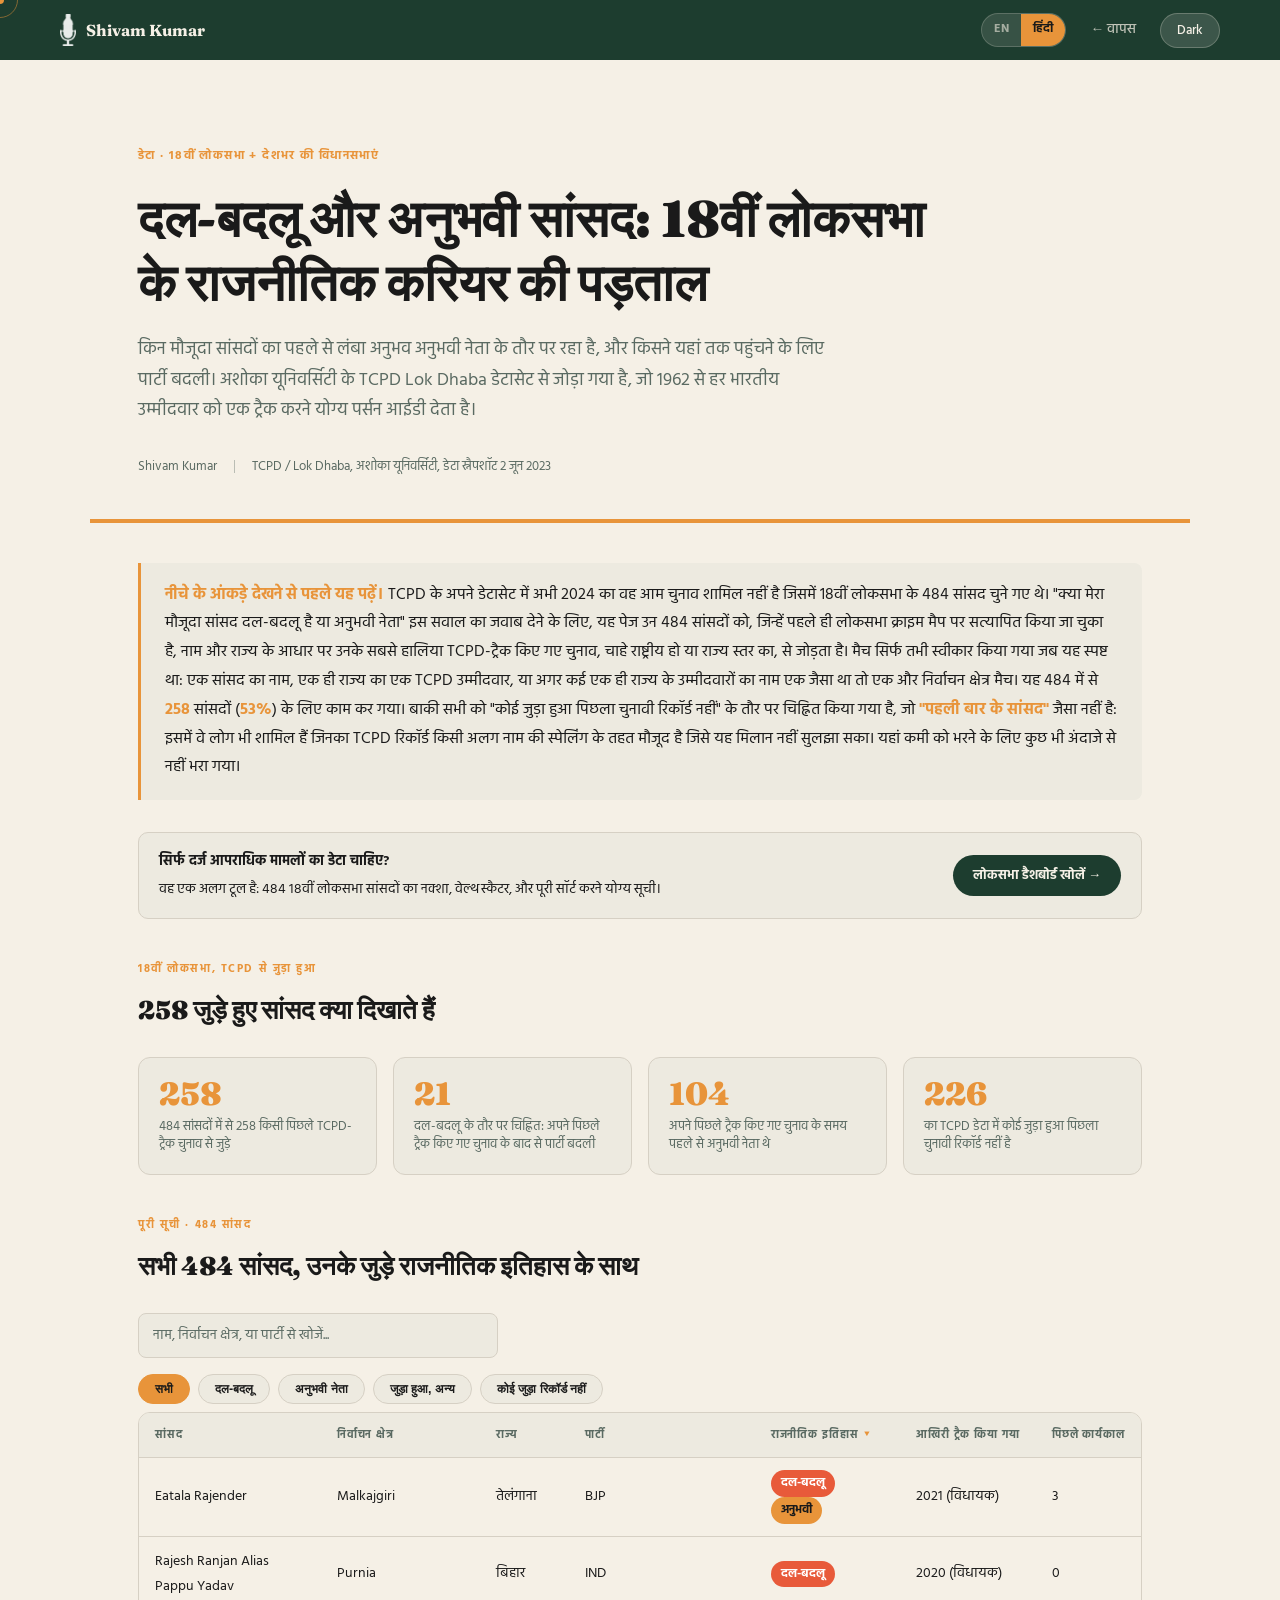
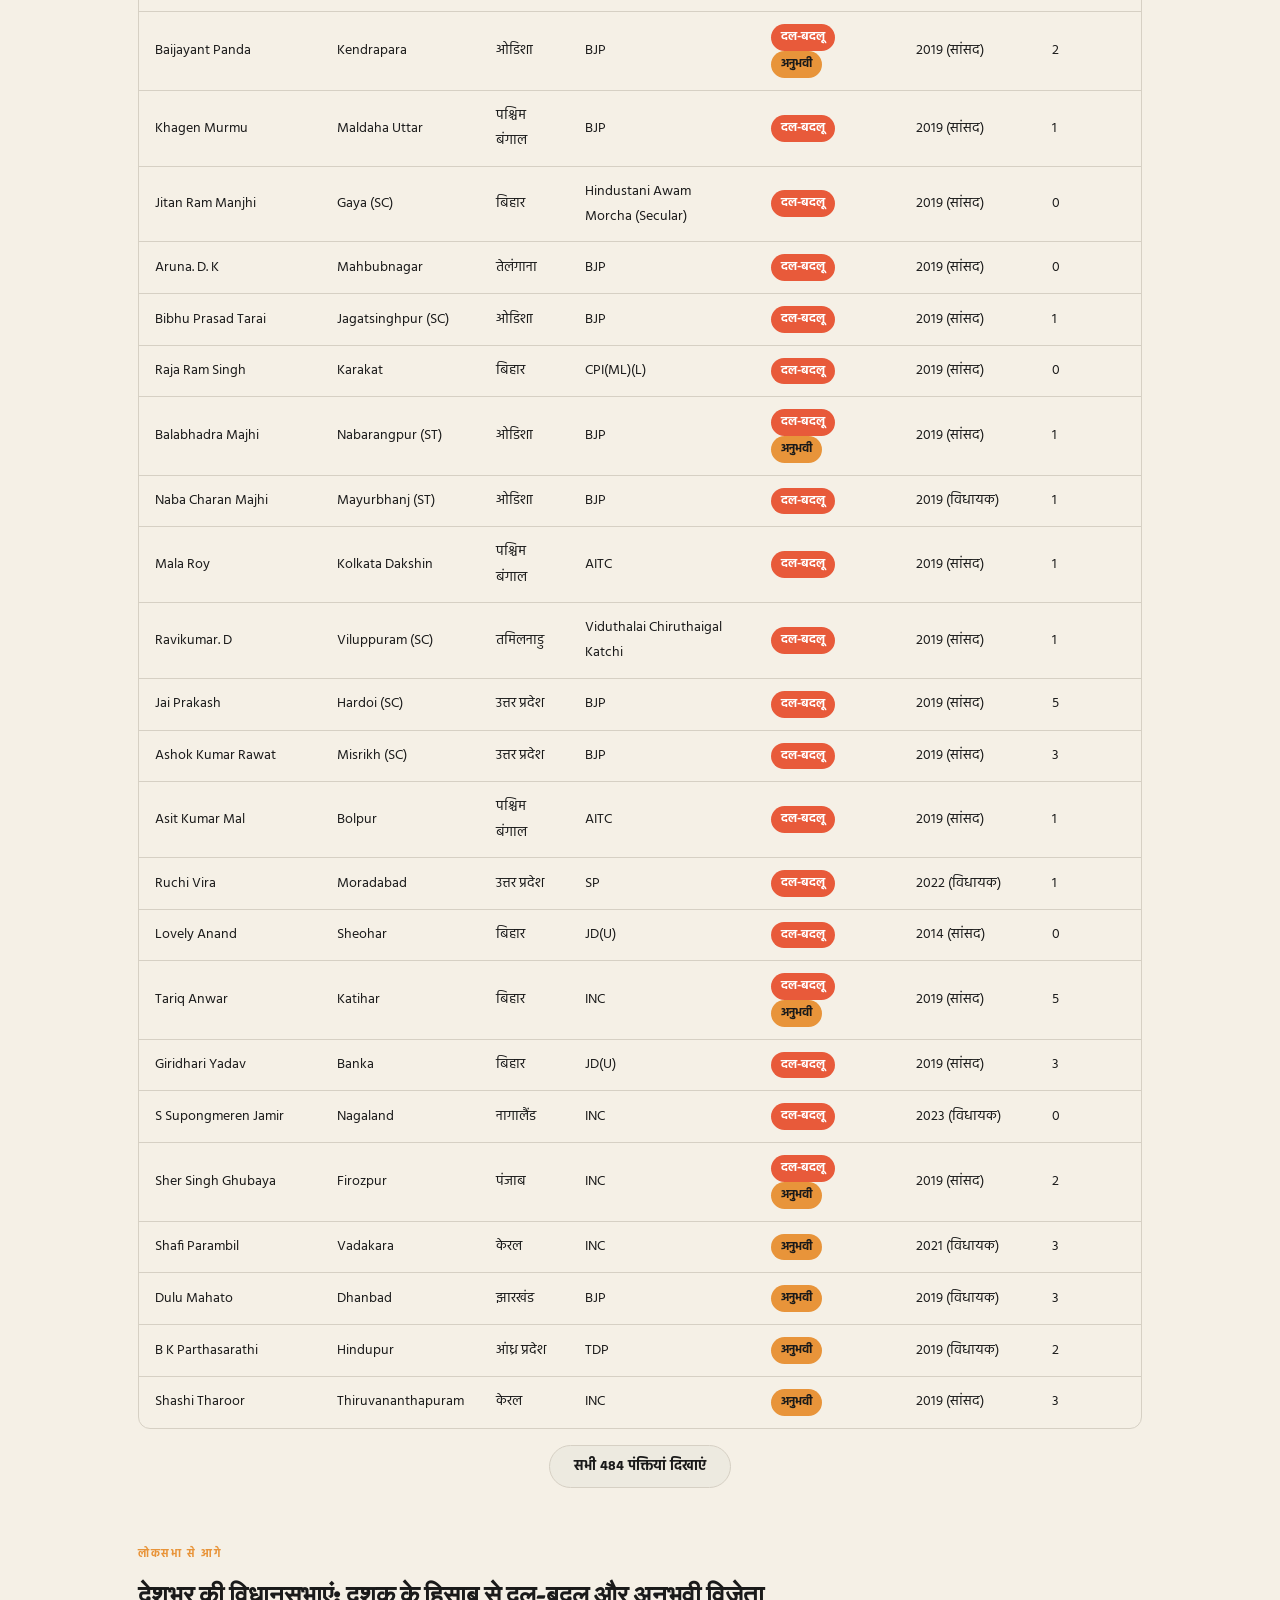
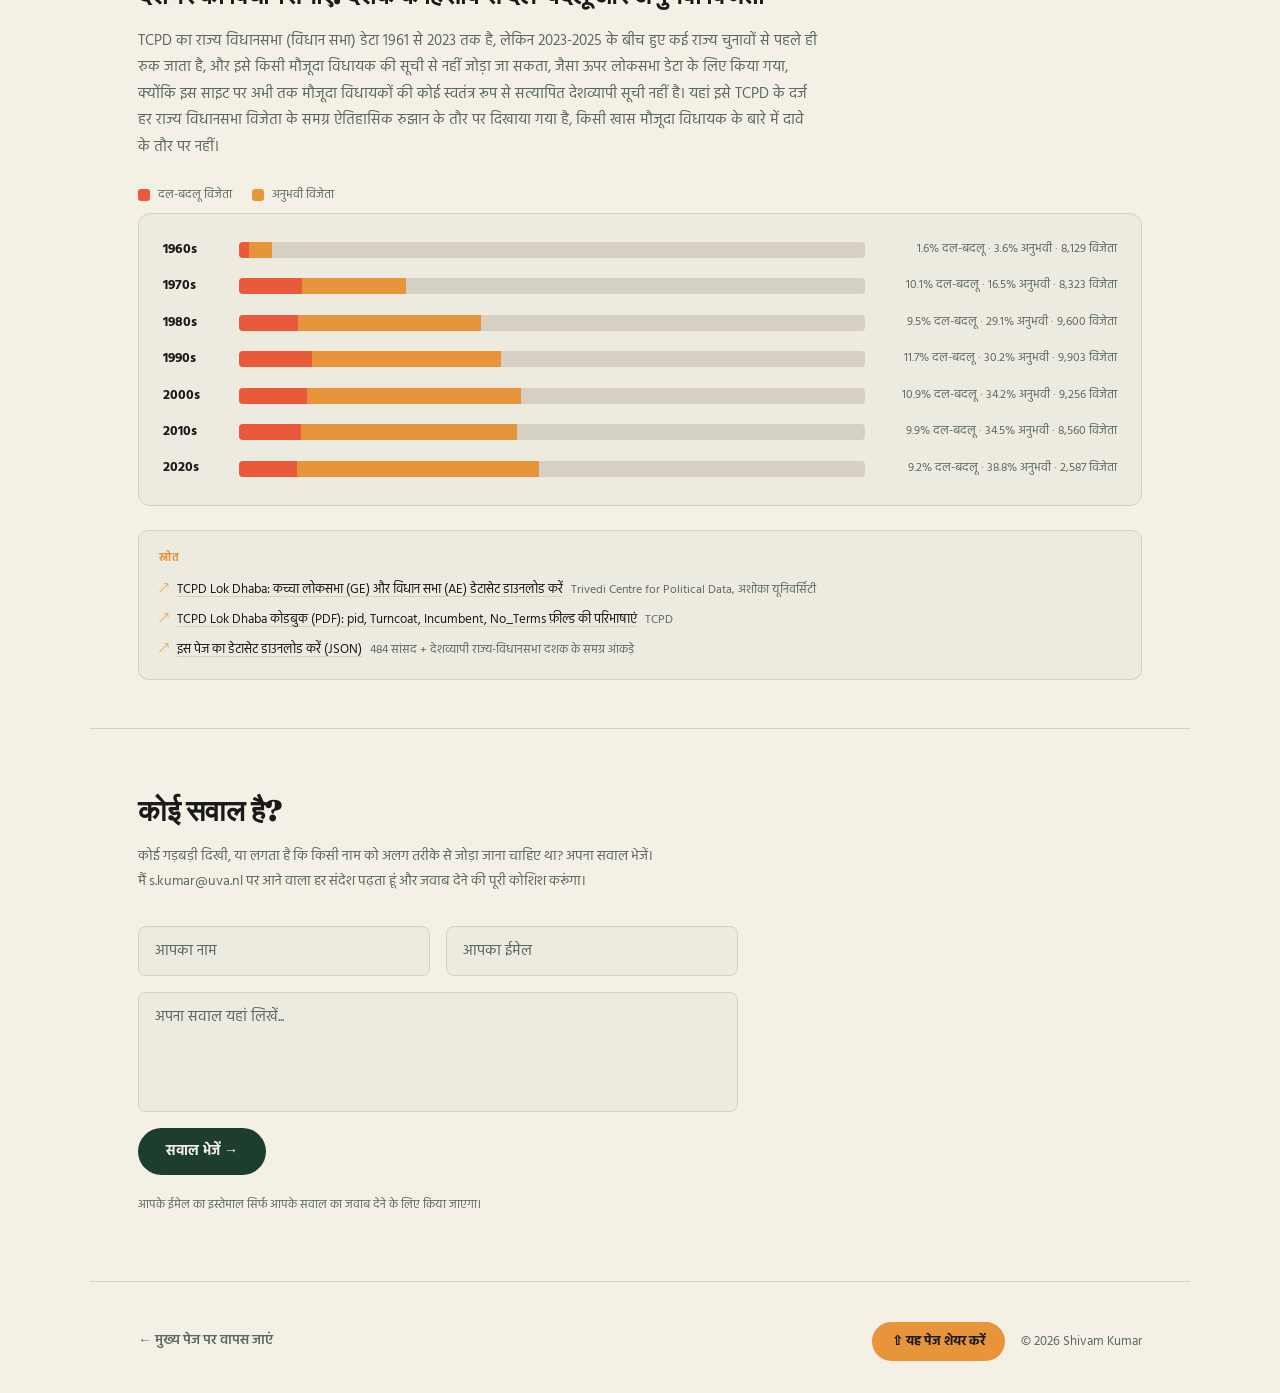
<file: mp-turncoat-incumbency-hi.html>
<!DOCTYPE html>
<html lang="hi" data-theme="light">
<head>
  <meta charset="utf-8">
  <meta name="viewport" content="width=device-width, initial-scale=1">
  <link rel="icon" type="image/png" href="assets/img/logo.png">
  <title>दल-बदलू और अनुभवी सांसद: 18वीं लोकसभा के राजनीतिक करियर की पड़ताल | Shivam Kumar</title>
  <meta name="description" content="18वीं लोकसभा के कौन से मौजूदा सांसदों ने पार्टी बदली या पहले से अनुभवी नेता थे, अशोका यूनिवर्सिटी के TCPD Lok Dhaba डेटासेट से जोड़कर पता लगाया गया। 484 में से 258 सांसद मैच हुए, डेटा में कमी को साफ-साफ दिखाया गया है।">
  <meta property="og:type" content="website">
  <meta property="og:title" content="दल-बदलू और अनुभवी सांसद: 18वीं लोकसभा के राजनीतिक करियर की पड़ताल">
  <meta property="og:description" content="18वीं लोकसभा के कौन से मौजूदा सांसदों ने पार्टी बदली या पहले से अनुभवी नेता थे, अशोका यूनिवर्सिटी के TCPD Lok Dhaba डेटासेट से जोड़कर पता लगाया गया। 484 में से 258 सांसद मैच हुए, डेटा में कमी को साफ-साफ दिखाया गया है।">
  <meta property="og:image" content="https://shivamkgw.github.io/assets/img/banner-mp-turncoat-incumbency.png">
  <meta property="og:url" content="https://shivamkgw.github.io/mp-turncoat-incumbency-hi.html">
  <meta name="twitter:card" content="summary_large_image">
  <meta name="twitter:title" content="दल-बदलू और अनुभवी सांसद: 18वीं लोकसभा के राजनीतिक करियर की पड़ताल">
  <meta name="twitter:description" content="18वीं लोकसभा के कौन से मौजूदा सांसदों ने पार्टी बदली या पहले से अनुभवी नेता थे, अशोका यूनिवर्सिटी के TCPD Lok Dhaba डेटासेट से जोड़कर पता लगाया गया। 484 में से 258 सांसद मैच हुए, डेटा में कमी को साफ-साफ दिखाया गया है।">
  <meta name="twitter:image" content="https://shivamkgw.github.io/assets/img/banner-mp-turncoat-incumbency.png">
  <link rel="preconnect" href="https://fonts.googleapis.com">
  <link rel="preconnect" href="https://fonts.gstatic.com" crossorigin>
  <link href="https://fonts.googleapis.com/css2?family=Fraunces:ital,opsz,wght@0,9..144,400;0,9..144,700;0,9..144,900;1,9..144,700&family=Hind:wght@400;500;600;700&family=Open+Sans:wght@400;500;600;700&display=swap" rel="stylesheet">
  <script>
    (function() {
      var saved = localStorage.getItem('theme');
      var prefersDark = window.matchMedia('(prefers-color-scheme: dark)').matches;
      if (saved === 'dark' || (!saved && prefersDark)) {
        document.documentElement.setAttribute('data-theme', 'dark');
      }
    })();
  </script>
  <style>
    *, *::before, *::after { box-sizing: border-box; margin: 0; padding: 0; }

    :root {
      --green:   #1D3D2F;
      --cream:   #F5F0E6;
      --light:   #F5F0E6;
      --amber:   #E8943A;
      --text:    #1A1A1A;
      --muted:   #5A6A62;
      --card-bg: #EDEAE0;
      --border:  #D6D0C4;
    }
    [data-theme="dark"] {
      --green:   #0D2019;
      --cream:   #111815;
      --light:   #F0EBE0;
      --amber:   #E8943A;
      --text:    #E0DBD0;
      --muted:   #8A9E94;
      --card-bg: #1A2820;
      --border:  #2A3D32;
    }

    html { scroll-behavior: smooth; }

    @media (pointer: fine)  { * { cursor: none !important; } }
    @media (pointer: coarse) { #cursor-dot, #cursor-ring { display: none !important; } }

    #cursor-dot {
      position: fixed; width: 8px; height: 8px;
      background: var(--amber); border-radius: 50%;
      pointer-events: none; z-index: 9999;
      transform: translate(-50%,-50%);
      transition: width .2s, height .2s;
    }
    #cursor-ring {
      position: fixed; width: 36px; height: 36px;
      border: 1.5px solid var(--amber); border-radius: 50%;
      pointer-events: none; z-index: 9998;
      transform: translate(-50%,-50%); opacity: .5;
      transition: width .3s cubic-bezier(.22,1,.36,1),
                  height .3s cubic-bezier(.22,1,.36,1), opacity .3s;
    }

    body {
      font-family: 'Hind', 'Open Sans', sans-serif;
      background: var(--cream);
      color: var(--text);
      font-size: 17px;
      line-height: 1.8;
      transition: background 0.2s, color 0.2s;
    }

    a { color: inherit; text-decoration: none; }

    nav {
      background: var(--green);
      padding: 0 60px;
      display: flex;
      align-items: center;
      justify-content: space-between;
      height: 60px;
      position: sticky;
      top: 0;
      z-index: 100;
    }
    .nav-logo { display: flex; align-items: center; gap: 10px; text-decoration: none; }
    .nav-logo img { height: 32px; width: auto; filter: brightness(0) invert(1); opacity: 0.9; }
    .nav-logo span { font-family: 'Fraunces', serif; font-weight: 700; font-size: 1rem; color: var(--light); }
    .nav-right { display: flex; align-items: center; gap: 24px; }
    .nav-back { font-size: 0.85rem; font-weight: 500; color: rgba(240,235,224,0.75); }
    .nav-back:hover { color: var(--light); }
    .lang-switch {
      display: flex; align-items: center; gap: 0;
      background: rgba(240,235,224,0.12);
      border: 1px solid rgba(240,235,224,0.2);
      border-radius: 100px; overflow: hidden;
    }
    .lang-switch a {
      padding: 5px 12px; font-size: 0.75rem; font-weight: 700;
      color: rgba(240,235,224,0.6); text-decoration: none;
      transition: background 0.2s, color 0.2s;
    }
    .lang-switch a.active { background: var(--amber); color: #1a1a1a; }
    .lang-switch a:not(.active):hover { color: var(--light); }
    #theme-toggle {
      background: rgba(240,235,224,0.15);
      border: 1px solid rgba(240,235,224,0.25);
      border-radius: 100px;
      padding: 6px 16px;
      cursor: pointer;
      font-size: 0.8rem;
      font-weight: 500;
      color: var(--light);
      font-family: inherit;
    }
    #theme-toggle:hover { background: rgba(240,235,224,0.25); }

    .article-hero {
      max-width: 1100px;
      margin: 0 auto;
      padding: 80px 48px 40px;
      border-bottom: 4px solid var(--amber);
    }
    .article-tag {
      display: inline-block;
      font-size: 0.72rem;
      font-weight: 700;
      text-transform: uppercase;
      letter-spacing: 0.12em;
      color: var(--amber);
      margin-bottom: 20px;
    }
    .article-hero h1 {
      font-family: 'Fraunces', serif;
      font-size: clamp(2.1rem, 4.4vw, 3.2rem);
      font-weight: 900;
      line-height: 1.25;
      color: var(--text);
      margin-bottom: 20px;
      max-width: 820px;
    }
    .article-hero .lead {
      font-size: 1.1rem;
      color: var(--muted);
      line-height: 1.75;
      max-width: 700px;
      margin-bottom: 28px;
    }
    .article-byline { font-size: 0.82rem; color: var(--muted); display: flex; align-items: center; gap: 16px; }
    .article-byline .sep { opacity: 0.4; }

    .page-body {
      max-width: 1100px;
      margin: 0 auto;
      padding: 40px 48px 0;
    }

    .callout {
      border-left: 3px solid var(--amber);
      padding: 18px 24px;
      background: var(--card-bg);
      border-radius: 0 8px 8px 0;
      margin: 0 0 32px;
      font-size: 1rem;
      color: var(--text);
      line-height: 1.8;
    }
    .callout strong { color: var(--amber); }

    .related-link-card {
      display: flex; align-items: center; justify-content: space-between; gap: 16px;
      background: var(--card-bg); border: 1px solid var(--border); border-radius: 10px;
      padding: 16px 20px; margin-bottom: 40px; flex-wrap: wrap;
    }
    .related-link-card .rl-text { font-size: 0.88rem; color: var(--text); }
    .related-link-card .rl-text strong { display: block; margin-bottom: 2px; }
    .related-link-card a.rl-btn {
      background: var(--green); color: var(--light); padding: 9px 20px; border-radius: 100px;
      font-size: 0.82rem; font-weight: 700; white-space: nowrap;
    }

    .section-label {
      font-size: 0.7rem;
      font-weight: 700;
      text-transform: uppercase;
      letter-spacing: 0.14em;
      color: var(--amber);
      margin-bottom: 8px;
    }
    .section-title {
      font-family: 'Fraunces', serif;
      font-size: clamp(1.25rem, 2.5vw, 1.6rem);
      font-weight: 900;
      color: var(--text);
      margin-bottom: 24px;
    }
    .section-sub { font-size: 0.92rem; color: var(--muted); margin: -14px 0 24px; max-width: 680px; }

    /* STAT CARDS */
    .stat-grid {
      display: grid; grid-template-columns: repeat(4, 1fr); gap: 16px; margin-bottom: 40px;
    }
    .stat-card {
      background: var(--card-bg); border: 1px solid var(--border); border-radius: 12px;
      padding: 20px;
    }
    .stat-card .stat-num { font-family: 'Fraunces', serif; font-size: 2rem; font-weight: 900; color: var(--amber); line-height: 1; margin-bottom: 8px; }
    .stat-card .stat-label { font-size: 0.8rem; color: var(--muted); line-height: 1.4; }
    @media (max-width: 900px) { .stat-grid { grid-template-columns: repeat(2, 1fr); } }

    /* TABLE */
    .table-section { margin: 8px 0 56px; }
    .mp-search {
      width: 100%; max-width: 360px; background: var(--card-bg); border: 1px solid var(--border);
      border-radius: 8px; padding: 10px 14px; font-family: inherit; font-size: 0.88rem; color: var(--text);
      margin: 16px 0; display: block;
    }
    .mp-search:focus { outline: none; border-color: var(--amber); }
    .mp-search::placeholder { color: var(--muted); }
    .status-filter-row { display: flex; flex-wrap: wrap; gap: 8px; margin-bottom: 8px; }
    .status-pill {
      background: var(--card-bg); border: 1px solid var(--border); border-radius: 100px;
      padding: 7px 16px; font-size: 0.78rem; font-weight: 700; color: var(--text); cursor: pointer;
      transition: background 0.2s, border-color 0.2s;
    }
    .status-pill:hover { border-color: var(--amber); }
    .status-pill.active { background: var(--amber); color: #1a1a1a; border-color: var(--amber); }
    .mp-table-wrap { overflow-x: auto; border: 1px solid var(--border); border-radius: 12px; }
    table.mp-table { width: 100%; border-collapse: collapse; font-size: 0.88rem; min-width: 720px; }
    table.mp-table th, table.mp-table td { padding: 12px 16px; text-align: left; border-bottom: 1px solid var(--border); }
    table.mp-table th {
      background: var(--card-bg); font-size: 0.7rem; text-transform: uppercase; letter-spacing: 0.08em;
      color: var(--muted); cursor: pointer; user-select: none; white-space: nowrap;
    }
    table.mp-table th:hover { color: var(--amber); }
    table.mp-table th.sorted::after { content: " \25BE"; color: var(--amber); }
    table.mp-table th.sorted.asc::after { content: " \25B4"; }
    table.mp-table tbody tr:last-child td { border-bottom: none; }
    table.mp-table tbody tr:hover { background: var(--card-bg); }
    .badge { display: inline-block; padding: 3px 10px; border-radius: 100px; font-size: 0.72rem; font-weight: 700; margin-right: 4px; white-space: nowrap; }
    .badge-turncoat { background: #E85A3A; color: #fff; }
    .badge-incumbent { background: var(--amber); color: #1a1a1a; }
    .badge-none { color: var(--muted); font-size: 0.8rem; }
    .badge-unlinked { color: var(--muted); font-size: 0.8rem; font-style: italic; }
    #table-empty { padding: 24px; text-align: center; color: var(--muted); display: none; }
    .table-expand-btn {
      display: block; margin: 16px auto 0; background: var(--card-bg); border: 1px solid var(--border);
      border-radius: 100px; padding: 10px 24px; font-family: inherit; font-size: 0.85rem; font-weight: 700;
      color: var(--text); cursor: pointer; transition: background 0.2s, border-color 0.2s;
    }
    .table-expand-btn:hover { background: var(--border); border-color: var(--amber); }

    /* MLA DECADE BARS */
    .decade-wrap {
      background: var(--card-bg); border: 1px solid var(--border); border-radius: 12px;
      padding: 24px; display: flex; flex-direction: column; gap: 12px; margin-bottom: 24px;
    }
    .decade-row { display: flex; align-items: center; gap: 12px; }
    .decade-label { width: 64px; flex-shrink: 0; font-size: 0.85rem; font-weight: 700; color: var(--text); }
    .decade-bar-track { flex: 1; min-width: 60px; background: var(--border); border-radius: 4px; height: 16px; overflow: hidden; display: flex; }
    .decade-bar-turncoat { height: 100%; background: #E85A3A; }
    .decade-bar-incumbent { height: 100%; background: var(--amber); }
    .decade-stat { width: 240px; flex-shrink: 0; font-size: 0.76rem; color: var(--muted); text-align: right; }
    .decade-legend { display: flex; gap: 20px; margin-bottom: 6px; font-size: 0.78rem; color: var(--muted); }
    .decade-legend-item { display: flex; align-items: center; gap: 8px; }
    .decade-legend-dot { width: 12px; height: 12px; border-radius: 3px; flex-shrink: 0; }
    @media (max-width: 900px) {
      .decade-stat { width: 150px; font-size: 0.68rem; }
    }

    .further-reading {
      margin: 0 0 48px; padding: 18px 20px; background: var(--card-bg); border-radius: 10px; border: 1px solid var(--border);
    }
    .further-reading-label { font-size: 0.68rem; font-weight: 700; text-transform: uppercase; letter-spacing: 0.12em; color: var(--amber); margin-bottom: 12px; }
    .further-reading ul { list-style: none; display: flex; flex-direction: column; gap: 8px; }
    .further-reading li { display: flex; align-items: baseline; gap: 8px; font-size: 0.84rem; }
    .further-reading li::before { content: "\2197"; color: var(--amber); flex-shrink: 0; font-size: 0.75rem; }
    .further-reading a {
      color: var(--text); text-decoration: underline; text-decoration-color: var(--border);
      text-underline-offset: 3px; transition: color 0.2s, text-decoration-color 0.2s; line-height: 1.4;
    }
    .further-reading a:hover { color: var(--amber); text-decoration-color: var(--amber); }
    .further-reading .source { font-size: 0.72rem; color: var(--muted); flex-shrink: 0; }

    #load-error {
      display: none; padding: 24px; background: var(--card-bg); border: 1px solid var(--border);
      border-radius: 10px; color: var(--muted); margin-bottom: 48px;
    }

    .question-section {
      max-width: 1100px; margin: 0 auto; padding: 56px 48px 64px; border-top: 1px solid var(--border);
    }
    .question-section h3 { font-family: 'Fraunces', serif; font-size: clamp(1.35rem, 2.8vw, 1.8rem); font-weight: 900; color: var(--text); margin-bottom: 8px; }
    .question-section .q-sub { font-size: 0.9rem; color: var(--muted); margin-bottom: 32px; max-width: 520px; line-height: 1.7; }
    .question-form { display: flex; flex-direction: column; gap: 16px; max-width: 600px; }
    .form-row { display: grid; grid-template-columns: 1fr 1fr; gap: 16px; }
    .question-form input, .question-form textarea {
      width: 100%; background: var(--card-bg); border: 1px solid var(--border); border-radius: 8px;
      padding: 12px 16px; font-family: inherit; font-size: 0.92rem; color: var(--text);
      transition: border-color 0.2s; resize: none;
    }
    .question-form input:focus, .question-form textarea:focus { outline: none; border-color: var(--amber); }
    .question-form input::placeholder, .question-form textarea::placeholder { color: var(--muted); }
    .question-form textarea { min-height: 120px; }
    .form-submit {
      display: inline-flex; align-items: center; gap: 8px; background: var(--green); color: var(--light);
      border: none; border-radius: 100px; padding: 12px 28px; font-size: 0.88rem; font-weight: 700;
      font-family: inherit; cursor: pointer; transition: opacity 0.2s, transform 0.15s; align-self: flex-start;
    }
    .form-submit:hover { opacity: 0.85; transform: translateY(-1px); }
    .form-note { font-size: 0.75rem; color: var(--muted); margin-top: 4px; }

    .share-btn {
      display: flex; align-items: center; gap: 7px; background: var(--amber); color: #1a1a1a;
      border: none; border-radius: 100px; padding: 9px 20px; font-size: 0.82rem; font-weight: 700;
      font-family: inherit; cursor: pointer; transition: opacity 0.2s, transform 0.15s;
    }
    .share-btn:hover { opacity: 0.88; transform: translateY(-1px); }
    .share-btn.copied { background: var(--green); color: var(--light); }

    .article-close {
      max-width: 1100px; margin: 0 auto; padding: 40px 48px 32px; border-top: 1px solid var(--border);
      display: flex; align-items: center; justify-content: space-between; gap: 20px; flex-wrap: wrap;
    }
    .close-back { font-size: 0.85rem; font-weight: 600; color: var(--muted); transition: color 0.2s; }
    .close-back:hover { color: var(--amber); }

    @media (max-width: 900px) {
      nav { padding: 0 20px; }
      .article-hero { padding: 52px 24px 32px; }
      .page-body { padding: 32px 24px 0; }
      .article-close { padding: 32px 24px; flex-direction: column; }
      .question-section { padding: 40px 20px 56px; }
      .form-row { grid-template-columns: 1fr; }
    }
  </style>
</head>
<body>

  <div id="cursor-dot"></div>
  <div id="cursor-ring"></div>

  <nav>
    <a href="index.html" class="nav-logo">
      <img src="assets/img/logo.png" alt="Water Bottle">
      <span>Shivam Kumar</span>
    </a>
    <div class="nav-right">
      <div class="lang-switch">
        <a href="mp-turncoat-incumbency.html">EN</a>
        <a href="mp-turncoat-incumbency-hi.html" class="active">हिंदी</a>
      </div>
      <a href="index.html" class="nav-back">&larr; वापस</a>
      <button id="theme-toggle">Dark</button>
    </div>
  </nav>

  <header class="article-hero">
    <span class="article-tag">डेटा &middot; 18वीं लोकसभा + देशभर की विधानसभाएं</span>
    <h1>दल-बदलू और अनुभवी सांसद: 18वीं लोकसभा के राजनीतिक करियर की पड़ताल</h1>
    <p class="lead">किन मौजूदा सांसदों का पहले से लंबा अनुभव अनुभवी नेता के तौर पर रहा है, और किसने यहां तक पहुंचने के लिए पार्टी बदली। अशोका यूनिवर्सिटी के TCPD Lok Dhaba डेटासेट से जोड़ा गया है, जो 1962 से हर भारतीय उम्मीदवार को एक ट्रैक करने योग्य पर्सन आईडी देता है।</p>
    <div class="article-byline">
      <span>Shivam Kumar</span>
      <span class="sep">|</span>
      <span>TCPD / Lok Dhaba, अशोका यूनिवर्सिटी, डेटा स्नैपशॉट 2 जून 2023</span>
    </div>
  </header>

  <div class="page-body">
    <div class="callout">
      <strong>नीचे के आंकड़े देखने से पहले यह पढ़ें।</strong> TCPD के अपने डेटासेट में अभी 2024 का वह आम चुनाव शामिल नहीं है जिसमें 18वीं लोकसभा के 484 सांसद चुने गए थे। "क्या मेरा मौजूदा सांसद दल-बदलू है या अनुभवी नेता" इस सवाल का जवाब देने के लिए, यह पेज उन 484 सांसदों को, जिन्हें पहले ही <a href="mp-crime-map-hi.html">लोकसभा क्राइम मैप</a> पर सत्यापित किया जा चुका है, नाम और राज्य के आधार पर उनके सबसे हालिया TCPD-ट्रैक किए गए चुनाव, चाहे राष्ट्रीय हो या राज्य स्तर का, से जोड़ता है। मैच सिर्फ तभी स्वीकार किया गया जब यह स्पष्ट था: एक सांसद का नाम, एक ही राज्य का एक TCPD उम्मीदवार, या अगर कई एक ही राज्य के उम्मीदवारों का नाम एक जैसा था तो एक और निर्वाचन क्षेत्र मैच। यह 484 में से <strong id="callout-linked">258</strong> सांसदों (<strong id="callout-pct">53%</strong>) के लिए काम कर गया। बाकी सभी को "कोई जुड़ा हुआ पिछला चुनावी रिकॉर्ड नहीं" के तौर पर चिह्नित किया गया है, जो <strong>"पहली बार के सांसद"</strong> जैसा नहीं है: इसमें वे लोग भी शामिल हैं जिनका TCPD रिकॉर्ड किसी अलग नाम की स्पेलिंग के तहत मौजूद है जिसे यह मिलान नहीं सुलझा सका। यहां कमी को भरने के लिए कुछ भी अंदाजे से नहीं भरा गया।
    </div>

    <div id="load-error">अभी यह डेटासेट लोड नहीं हो सका। कृपया पेज रीफ्रेश करें, या बाद में फिर देखें।</div>

    <div class="related-link-card">
      <div class="rl-text">
        <strong>सिर्फ दर्ज आपराधिक मामलों का डेटा चाहिए?</strong>
        वह एक अलग टूल है: 484 18वीं लोकसभा सांसदों का नक्शा, वेल्थ स्कैटर, और पूरी सॉर्ट करने योग्य सूची।
      </div>
      <a class="rl-btn" href="mp-crime-map-hi.html">लोकसभा डैशबोर्ड खोलें &rarr;</a>
    </div>

    <section>
      <p class="section-label">18वीं लोकसभा, TCPD से जुड़ा हुआ</p>
      <h2 class="section-title">258 जुड़े हुए सांसद क्या दिखाते हैं</h2>
      <div class="stat-grid">
        <div class="stat-card">
          <div class="stat-num" id="stat-linked">258</div>
          <div class="stat-label">484 सांसदों में से 258 किसी पिछले TCPD-ट्रैक चुनाव से जुड़े</div>
        </div>
        <div class="stat-card">
          <div class="stat-num" id="stat-turncoat">21</div>
          <div class="stat-label">दल-बदलू के तौर पर चिह्नित: अपने पिछले ट्रैक किए गए चुनाव के बाद से पार्टी बदली</div>
        </div>
        <div class="stat-card">
          <div class="stat-num" id="stat-incumbent">104</div>
          <div class="stat-label">अपने पिछले ट्रैक किए गए चुनाव के समय पहले से अनुभवी नेता थे</div>
        </div>
        <div class="stat-card">
          <div class="stat-num" id="stat-unlinked">226</div>
          <div class="stat-label">का TCPD डेटा में कोई जुड़ा हुआ पिछला चुनावी रिकॉर्ड नहीं है</div>
        </div>
      </div>
    </section>

    <section class="table-section" id="table-section">
      <p class="section-label" id="table-count-label">पूरी सूची &middot; 484 सांसद</p>
      <h2 class="section-title">सभी 484 सांसद, उनके जुड़े राजनीतिक इतिहास के साथ</h2>
      <input type="text" id="mp-search" class="mp-search" placeholder="नाम, निर्वाचन क्षेत्र, या पार्टी से खोजें...">
      <div class="status-filter-row" id="status-filter-row">
        <button class="status-pill active" data-status="">सभी</button>
        <button class="status-pill" data-status="turncoat">दल-बदलू</button>
        <button class="status-pill" data-status="incumbent">अनुभवी नेता</button>
        <button class="status-pill" data-status="linked">जुड़ा हुआ, अन्य</button>
        <button class="status-pill" data-status="unlinked">कोई जुड़ा रिकॉर्ड नहीं</button>
      </div>
      <div class="mp-table-wrap">
        <table class="mp-table">
          <thead>
            <tr>
              <th data-key="name">सांसद</th>
              <th data-key="constituency">निर्वाचन क्षेत्र</th>
              <th data-key="state">राज्य</th>
              <th data-key="party">पार्टी</th>
              <th data-key="status_rank" class="sorted">राजनीतिक इतिहास</th>
              <th data-key="last_year">आखिरी ट्रैक किया गया</th>
              <th data-key="no_terms">पिछले कार्यकाल</th>
            </tr>
          </thead>
          <tbody id="mp-tbody"></tbody>
        </table>
        <div id="table-empty">इस फ़िल्टर से कोई सांसद मेल नहीं खाता।</div>
      </div>
      <button id="table-expand-btn" class="table-expand-btn" style="display:none;"></button>
    </section>

    <section>
      <p class="section-label">लोकसभा से आगे</p>
      <h2 class="section-title">देशभर की विधानसभाएं: दशक के हिसाब से दल-बदलू और अनुभवी विजेता</h2>
      <p class="section-sub">TCPD का राज्य विधानसभा (विधान सभा) डेटा 1961 से 2023 तक है, लेकिन 2023-2025 के बीच हुए कई राज्य चुनावों से पहले ही रुक जाता है, और इसे किसी मौजूदा विधायक की सूची से नहीं जोड़ा जा सकता, जैसा ऊपर लोकसभा डेटा के लिए किया गया, क्योंकि इस साइट पर अभी तक मौजूदा विधायकों की कोई स्वतंत्र रूप से सत्यापित देशव्यापी सूची नहीं है। यहां इसे TCPD के दर्ज हर राज्य विधानसभा विजेता के समग्र ऐतिहासिक रुझान के तौर पर दिखाया गया है, किसी खास मौजूदा विधायक के बारे में दावे के तौर पर नहीं।</p>
      <div class="decade-legend">
        <span class="decade-legend-item"><span class="decade-legend-dot" style="background:#E85A3A;"></span>दल-बदलू विजेता</span>
        <span class="decade-legend-item"><span class="decade-legend-dot" style="background:var(--amber);"></span>अनुभवी विजेता</span>
      </div>
      <div class="decade-wrap" id="decade-chart"></div>
      <div class="further-reading">
        <p class="further-reading-label">स्रोत</p>
        <ul>
          <li>
            <a href="https://lokdhaba.ashoka.edu.in/download-data" target="_blank" rel="noopener">TCPD Lok Dhaba: कच्चा लोकसभा (GE) और विधान सभा (AE) डेटासेट डाउनलोड करें</a>
            <span class="source">Trivedi Centre for Political Data, अशोका यूनिवर्सिटी</span>
          </li>
          <li>
            <a href="https://lokdhaba.ashoka.edu.in/static/media/TCPDLokDhabaCodebook.721abf35.pdf" target="_blank" rel="noopener">TCPD Lok Dhaba कोडबुक (PDF): pid, Turncoat, Incumbent, No_Terms फ़ील्ड की परिभाषाएं</a>
            <span class="source">TCPD</span>
          </li>
          <li>
            <a href="assets/data/mp-turncoat-incumbency.json" target="_blank" rel="noopener">इस पेज का डेटासेट डाउनलोड करें (JSON)</a>
            <span class="source">484 सांसद + देशव्यापी राज्य-विधानसभा दशक के समग्र आंकड़े</span>
          </li>
        </ul>
      </div>
    </section>
  </div>

  <section class="question-section">
    <h3>कोई सवाल है?</h3>
    <p class="q-sub">कोई गड़बड़ी दिखी, या लगता है कि किसी नाम को अलग तरीके से जोड़ा जाना चाहिए था? अपना सवाल भेजें। मैं s.kumar@uva.nl पर आने वाला हर संदेश पढ़ता हूं और जवाब देने की पूरी कोशिश करूंगा।</p>
    <form class="question-form" action="https://formspree.io/f/xdajnabl" method="POST">
      <div class="form-row">
        <input type="text" name="name" placeholder="आपका नाम" required>
        <input type="email" name="email" placeholder="आपका ईमेल" required>
      </div>
      <textarea name="question" placeholder="अपना सवाल यहां लिखें..." required></textarea>
      <input type="hidden" name="_subject" value="Question on: Turncoats and Incumbents (18th Lok Sabha) - Hindi page">
      <button type="submit" class="form-submit">सवाल भेजें &rarr;</button>
      <p class="form-note">आपके ईमेल का इस्तेमाल सिर्फ आपके सवाल का जवाब देने के लिए किया जाएगा।</p>
    </form>
  </section>

  <div class="article-close">
    <a href="index.html" class="close-back">&larr; मुख्य पेज पर वापस जाएं</a>
    <div style="display:flex;align-items:center;gap:16px;flex-wrap:wrap;">
      <button class="share-btn" id="share-btn" onclick="shareArticle()">&#8679; यह पेज शेयर करें</button>
      <span style="font-size:0.8rem;color:var(--muted);">&copy; 2026 Shivam Kumar</span>
    </div>
  </div>

  <script>
    const toggle = document.getElementById('theme-toggle');
    function applyTheme(theme) {
      document.documentElement.setAttribute('data-theme', theme);
      toggle.textContent = theme === 'dark' ? 'Light' : 'Dark';
      localStorage.setItem('theme', theme);
    }
    applyTheme(document.documentElement.getAttribute('data-theme') || 'light');
    toggle.addEventListener('click', () => {
      applyTheme(document.documentElement.getAttribute('data-theme') === 'dark' ? 'light' : 'dark');
    });

    function shareArticle() {
      const btn = document.getElementById('share-btn');
      const url = window.location.href;
      if (navigator.share) {
        navigator.share({ title: document.title, url });
      } else {
        navigator.clipboard.writeText(url).then(() => {
          btn.textContent = '✓ लिंक कॉपी हो गया!';
          btn.classList.add('copied');
          setTimeout(() => { btn.innerHTML = '&#8679; यह पेज शेयर करें'; btn.classList.remove('copied'); }, 2000);
        });
      }
    }

    const dot  = document.getElementById('cursor-dot');
    const ring = document.getElementById('cursor-ring');
    let mx = 0, my = 0, rx = 0, ry = 0;
    document.addEventListener('mousemove', e => { mx = e.clientX; my = e.clientY; });
    (function tick() {
      dot.style.left  = mx + 'px'; dot.style.top = my + 'px';
      rx += (mx - rx) * 0.12; ry += (my - ry) * 0.12;
      ring.style.left = rx + 'px'; ring.style.top = ry + 'px';
      requestAnimationFrame(tick);
    })();

    const STATE_NAME_HI = {
      'Jammu and Kashmir': 'जम्मू और कश्मीर', 'Ladakh': 'लद्दाख', 'Himachal Pradesh': 'हिमाचल प्रदेश',
      'Punjab': 'पंजाब', 'Uttarakhand': 'उत्तराखंड', 'Haryana': 'हरियाणा', 'Delhi': 'दिल्ली',
      'Rajasthan': 'राजस्थान', 'Uttar Pradesh': 'उत्तर प्रदेश', 'Bihar': 'बिहार', 'Sikkim': 'सिक्किम',
      'West Bengal': 'पश्चिम बंगाल', 'Jharkhand': 'झारखंड', 'Assam': 'असम', 'Arunachal Pradesh': 'अरुणाचल प्रदेश',
      'Nagaland': 'नागालैंड', 'Manipur': 'मणिपुर', 'Mizoram': 'मिज़ोरम', 'Tripura': 'त्रिपुरा',
      'Meghalaya': 'मेघालय', 'Madhya Pradesh': 'मध्य प्रदेश', 'Gujarat': 'गुजरात', 'Maharashtra': 'महाराष्ट्र',
      'Chhattisgarh': 'छत्तीसगढ़', 'Odisha': 'ओडिशा', 'Goa': 'गोवा', 'Karnataka': 'कर्नाटक',
      'Telangana': 'तेलंगाना', 'Andhra Pradesh': 'आंध्र प्रदेश', 'Tamil Nadu': 'तमिलनाडु', 'Kerala': 'केरल',
      'Puducherry': 'पुदुचेरी', 'Chandigarh': 'चंडीगढ़',
      'Dadra and Nagar Haveli and Daman and Diu': 'दादरा और नगर हवेली और दमन और दीव',
      'Andaman and Nicobar Islands': 'अंडमान और निकोबार द्वीप समूह', 'Lakshadweep': 'लक्षद्वीप'
    };

    let mps = [];
    let sortKey = 'status_rank';
    let sortAsc = false;
    let searchTerm = '';
    let statusFilter = '';
    let tableExpanded = false;
    const TABLE_COLLAPSED_ROWS = 25;

    function statusRank(m) {
      if (!m.linked) return 0;
      if (m.turncoat) return 3;
      if (m.incumbent) return 2;
      return 1;
    }
    function statusBucket(m) {
      if (!m.linked) return 'unlinked';
      if (m.turncoat) return 'turncoat';
      if (m.incumbent) return 'incumbent';
      return 'linked';
    }
    function statusCell(m) {
      if (!m.linked) return '<span class="badge-unlinked">कोई जुड़ा रिकॉर्ड नहीं</span>';
      let html = '';
      if (m.turncoat) html += '<span class="badge badge-turncoat">दल-बदलू</span>';
      if (m.incumbent) html += '<span class="badge badge-incumbent">अनुभवी</span>';
      if (!m.turncoat && !m.incumbent) html += '<span class="badge-none">पहले चुनाव लड़ चुके, अनुभवी नहीं</span>';
      return html;
    }

    document.querySelectorAll('.status-pill').forEach(btn => {
      btn.addEventListener('click', () => {
        statusFilter = btn.getAttribute('data-status');
        tableExpanded = false;
        document.querySelectorAll('.status-pill').forEach(b => b.classList.toggle('active', b === btn));
        renderTable();
      });
    });

    document.getElementById('mp-search').addEventListener('input', e => {
      searchTerm = e.target.value.trim();
      tableExpanded = false;
      renderTable();
    });

    function renderTable() {
      const tbody = document.getElementById('mp-tbody');
      const empty = document.getElementById('table-empty');
      let rows = mps.slice();
      if (statusFilter) {
        rows = rows.filter(m => statusBucket(m) === statusFilter);
      }
      if (searchTerm) {
        const q = searchTerm.toLowerCase();
        rows = rows.filter(m =>
          m.name.toLowerCase().includes(q) ||
          m.constituency.toLowerCase().includes(q) ||
          m.party.toLowerCase().includes(q)
        );
      }
      rows.sort((a, b) => {
        let av = a[sortKey], bv = b[sortKey];
        if (av === undefined || av === null) av = sortKey === 'no_terms' || sortKey === 'last_year' || sortKey === 'status_rank' ? -1 : '';
        if (bv === undefined || bv === null) bv = sortKey === 'no_terms' || sortKey === 'last_year' || sortKey === 'status_rank' ? -1 : '';
        if (typeof av === 'string') { av = av.toLowerCase(); bv = bv.toLowerCase(); }
        if (av < bv) return sortAsc ? -1 : 1;
        if (av > bv) return sortAsc ? 1 : -1;
        return 0;
      });
      const expandBtn = document.getElementById('table-expand-btn');
      if (rows.length === 0) {
        tbody.innerHTML = '';
        empty.style.display = 'block';
        expandBtn.style.display = 'none';
        return;
      }
      empty.style.display = 'none';
      const total = rows.length;
      const visibleRows = tableExpanded ? rows : rows.slice(0, TABLE_COLLAPSED_ROWS);
      tbody.innerHTML = visibleRows.map(m => `
        <tr>
          <td>${m.name}</td>
          <td>${m.constituency}</td>
          <td>${STATE_NAME_HI[m.state] || m.state}</td>
          <td>${m.party}</td>
          <td>${statusCell(m)}</td>
          <td>${m.linked ? m.last_year + ' (' + (m.last_office === 'MLA' ? 'विधायक' : 'सांसद') + ')' : 'अनुपलब्ध'}</td>
          <td>${m.linked && m.no_terms !== null && m.no_terms !== undefined ? m.no_terms : 'अनुपलब्ध'}</td>
        </tr>
      `).join('');
      if (total > TABLE_COLLAPSED_ROWS) {
        expandBtn.style.display = 'block';
        expandBtn.textContent = tableExpanded ? 'कम पंक्तियां दिखाएं' : `सभी ${total} पंक्तियां दिखाएं`;
      } else {
        expandBtn.style.display = 'none';
      }
    }

    document.getElementById('table-expand-btn').addEventListener('click', () => {
      tableExpanded = !tableExpanded;
      renderTable();
      if (!tableExpanded) document.getElementById('table-section').scrollIntoView({ behavior: 'smooth', block: 'start' });
    });

    document.querySelectorAll('table.mp-table th[data-key]').forEach(th => {
      th.addEventListener('click', () => {
        const key = th.getAttribute('data-key');
        if (sortKey === key) {
          sortAsc = !sortAsc;
        } else {
          sortKey = key;
          sortAsc = false;
        }
        document.querySelectorAll('table.mp-table th').forEach(t => t.classList.remove('sorted', 'asc'));
        th.classList.add('sorted');
        if (sortAsc) th.classList.add('asc');
        renderTable();
      });
    });

    function renderDecadeChart(decades) {
      const container = document.getElementById('decade-chart');
      container.innerHTML = decades.map(d => {
        return `<div class="decade-row">
          <span class="decade-label">${d.decade}</span>
          <span class="decade-bar-track">
            <span class="decade-bar-turncoat" style="width:${d.turncoat_pct}%"></span>
            <span class="decade-bar-incumbent" style="width:${d.incumbent_pct}%"></span>
          </span>
          <span class="decade-stat">${d.turncoat_pct}% दल-बदलू &middot; ${d.incumbent_pct}% अनुभवी &middot; ${d.winners.toLocaleString()} विजेता</span>
        </div>`;
      }).join('');
    }

    fetch('assets/data/mp-turncoat-incumbency.json')
      .then(r => { if (!r.ok) throw new Error('bad response'); return r.json(); })
      .then(data => {
        mps = data.mps.map(m => ({ ...m, status_rank: statusRank(m) }));
        const meta = data.meta;
        document.getElementById('callout-linked').textContent = meta.linked_mps;
        document.getElementById('callout-pct').textContent = Math.round(100 * meta.linked_mps / meta.total_mps) + '%';
        document.getElementById('stat-linked').textContent = meta.linked_mps;
        document.getElementById('stat-turncoat').textContent = meta.turncoat_count;
        document.getElementById('stat-incumbent').textContent = meta.incumbent_count;
        document.getElementById('stat-unlinked').textContent = meta.total_mps - meta.linked_mps;
        document.getElementById('table-count-label').textContent = `पूरी सूची · ${meta.total_mps} सांसद`;
        renderTable();
        renderDecadeChart(data.mla_nationwide_by_decade);
      })
      .catch(() => {
        document.getElementById('load-error').style.display = 'block';
      });
  </script>
</body>
</html>
</file>
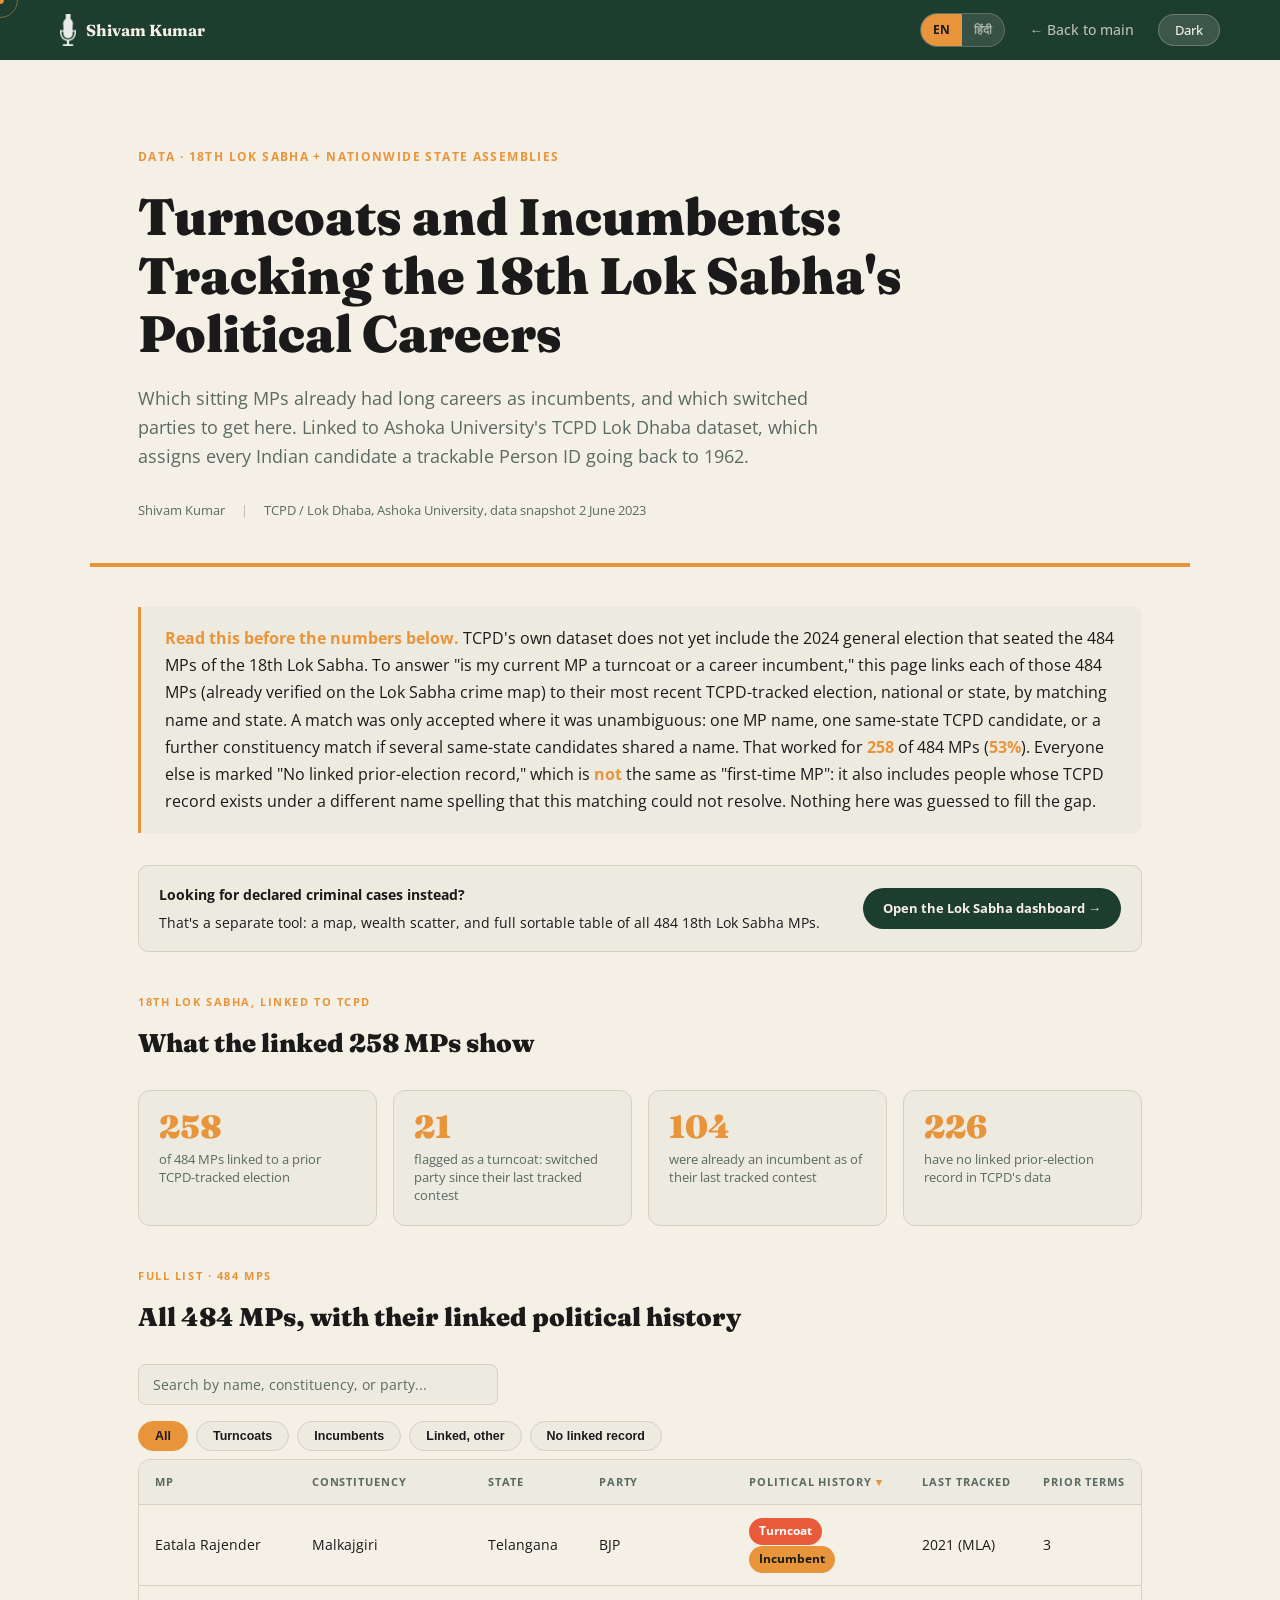
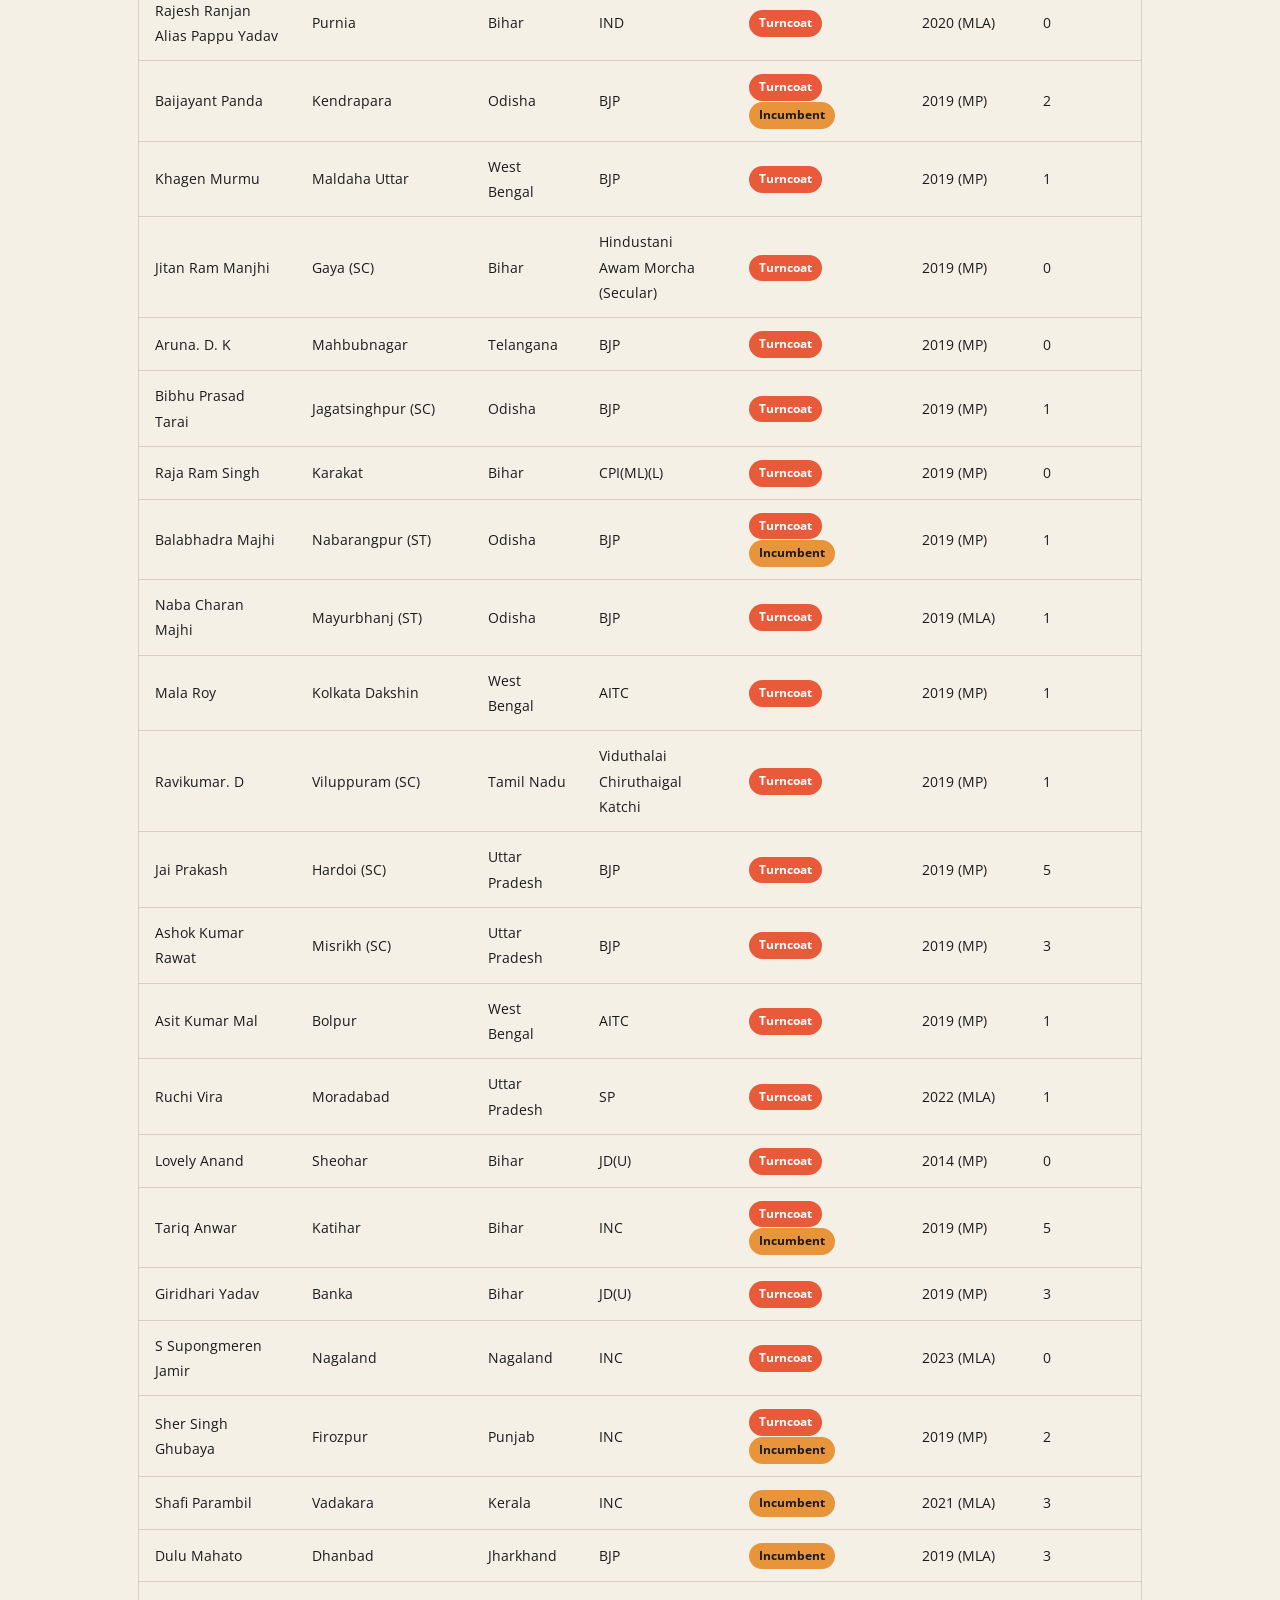
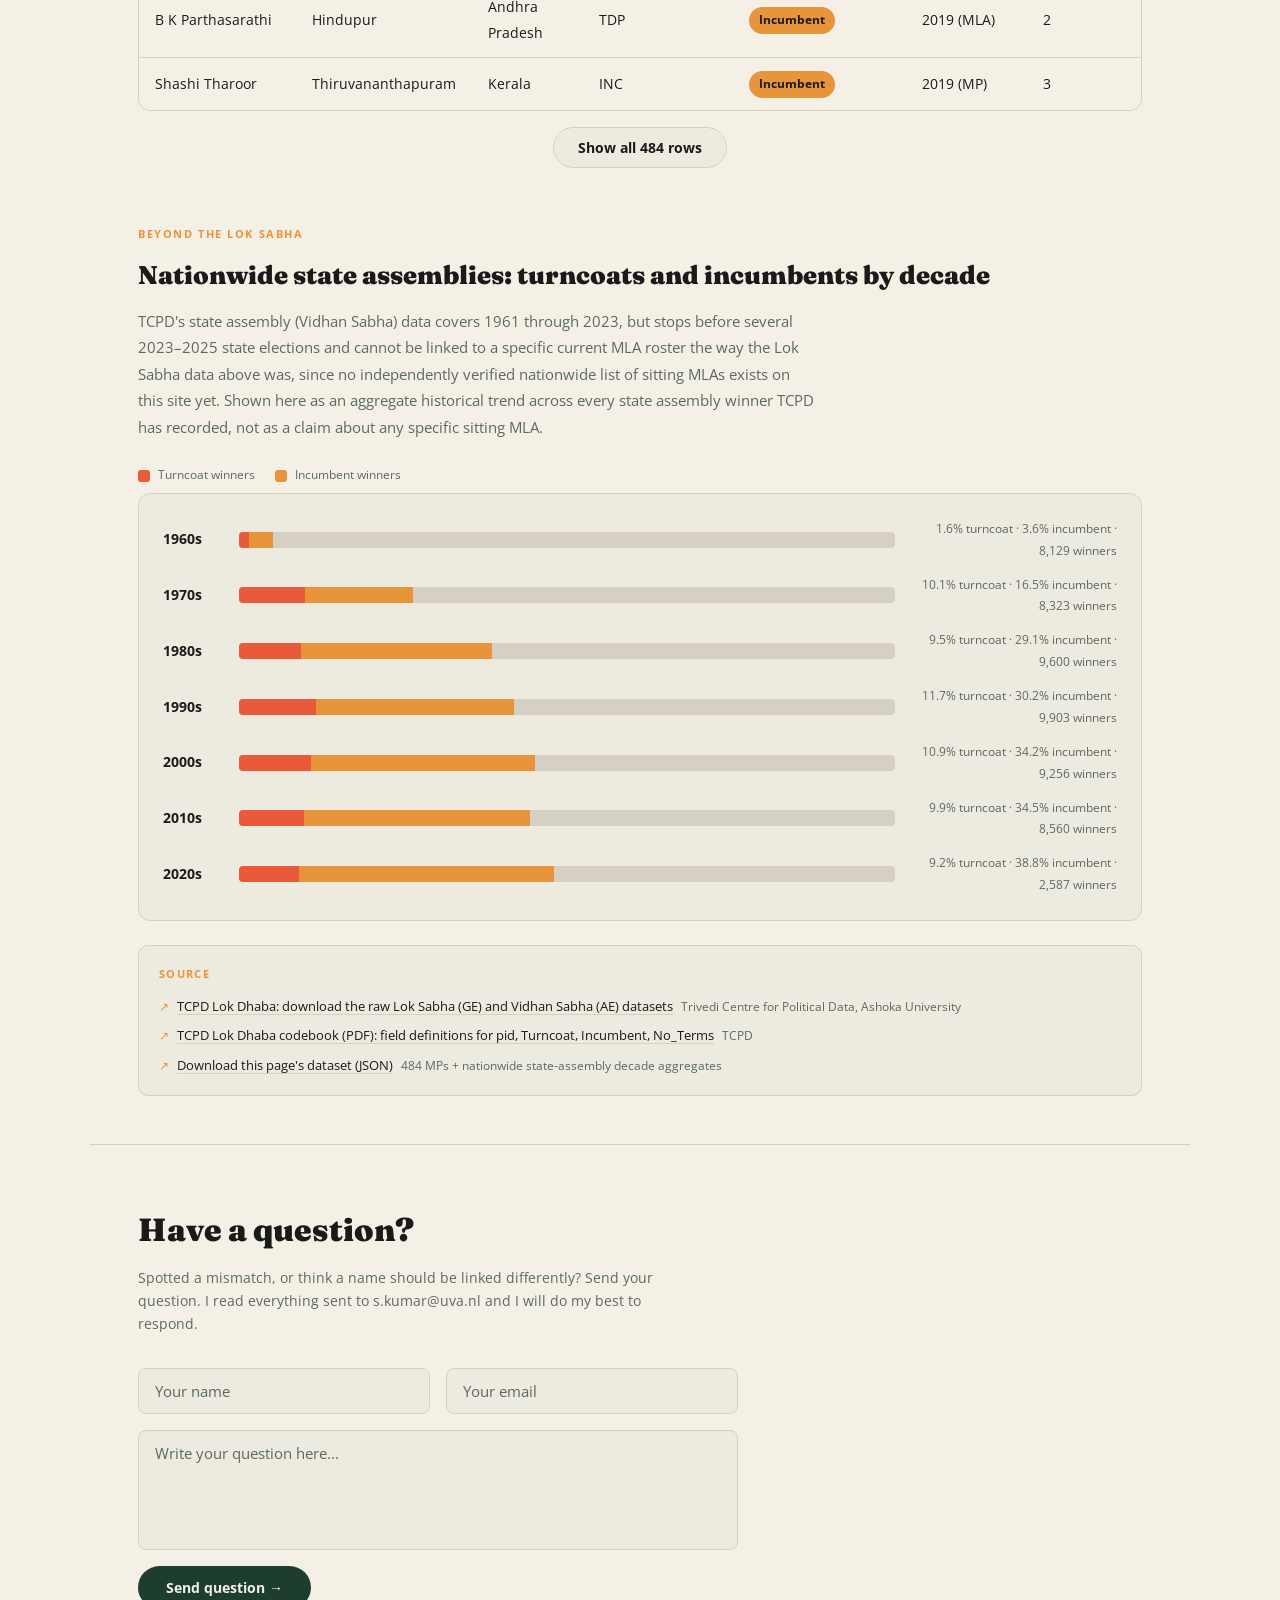
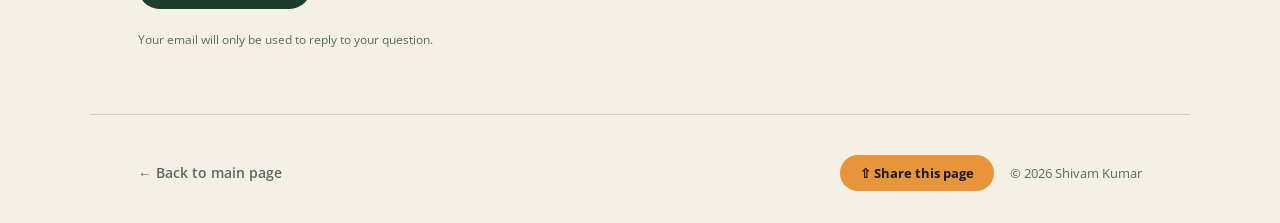
<file: mp-turncoat-incumbency.html>
<!DOCTYPE html>
<html lang="en" data-theme="light">
<head>
  <meta charset="utf-8">
  <meta name="viewport" content="width=device-width, initial-scale=1">
  <link rel="icon" type="image/png" href="assets/img/logo.png">
  <title>Turncoats and Incumbents: Tracking the 18th Lok Sabha's Political Careers | Shivam Kumar</title>
  <meta name="description" content="Which sitting 18th Lok Sabha MPs switched parties or were already career incumbents, linked to Ashoka University's TCPD Lok Dhaba dataset. 258 of 484 MPs matched, with the coverage gap shown honestly.">
  <meta property="og:type" content="website">
  <meta property="og:title" content="Turncoats and Incumbents: Tracking the 18th Lok Sabha's Political Careers">
  <meta property="og:description" content="Which sitting 18th Lok Sabha MPs switched parties or were already career incumbents, linked to Ashoka University's TCPD Lok Dhaba dataset. 258 of 484 MPs matched, with the coverage gap shown honestly.">
  <meta property="og:image" content="https://shivamkgw.github.io/assets/img/banner-mp-turncoat-incumbency.png">
  <meta property="og:url" content="https://shivamkgw.github.io/mp-turncoat-incumbency.html">
  <meta name="twitter:card" content="summary_large_image">
  <meta name="twitter:title" content="Turncoats and Incumbents: Tracking the 18th Lok Sabha's Political Careers">
  <meta name="twitter:description" content="Which sitting 18th Lok Sabha MPs switched parties or were already career incumbents, linked to Ashoka University's TCPD Lok Dhaba dataset. 258 of 484 MPs matched, with the coverage gap shown honestly.">
  <meta name="twitter:image" content="https://shivamkgw.github.io/assets/img/banner-mp-turncoat-incumbency.png">
  <link rel="preconnect" href="https://fonts.googleapis.com">
  <link rel="preconnect" href="https://fonts.gstatic.com" crossorigin>
  <link href="https://fonts.googleapis.com/css2?family=Fraunces:ital,opsz,wght@0,9..144,400;0,9..144,700;0,9..144,900;1,9..144,700&family=Caveat:wght@700&family=Open+Sans:wght@400;500;600;700&display=swap" rel="stylesheet">
  <script>
    (function() {
      var saved = localStorage.getItem('theme');
      var prefersDark = window.matchMedia('(prefers-color-scheme: dark)').matches;
      if (saved === 'dark' || (!saved && prefersDark)) {
        document.documentElement.setAttribute('data-theme', 'dark');
      }
    })();
  </script>
  <style>
    *, *::before, *::after { box-sizing: border-box; margin: 0; padding: 0; }

    :root {
      --green:   #1D3D2F;
      --cream:   #F5F0E6;
      --light:   #F5F0E6;
      --amber:   #E8943A;
      --text:    #1A1A1A;
      --muted:   #5A6A62;
      --card-bg: #EDEAE0;
      --border:  #D6D0C4;
    }
    [data-theme="dark"] {
      --green:   #0D2019;
      --cream:   #111815;
      --light:   #F0EBE0;
      --amber:   #E8943A;
      --text:    #E0DBD0;
      --muted:   #8A9E94;
      --card-bg: #1A2820;
      --border:  #2A3D32;
    }

    html { scroll-behavior: smooth; }

    @media (pointer: fine)  { * { cursor: none !important; } }
    @media (pointer: coarse) { #cursor-dot, #cursor-ring { display: none !important; } }

    #cursor-dot {
      position: fixed; width: 8px; height: 8px;
      background: var(--amber); border-radius: 50%;
      pointer-events: none; z-index: 9999;
      transform: translate(-50%,-50%);
      transition: width .2s, height .2s;
    }
    #cursor-ring {
      position: fixed; width: 36px; height: 36px;
      border: 1.5px solid var(--amber); border-radius: 50%;
      pointer-events: none; z-index: 9998;
      transform: translate(-50%,-50%); opacity: .5;
      transition: width .3s cubic-bezier(.22,1,.36,1),
                  height .3s cubic-bezier(.22,1,.36,1), opacity .3s;
    }

    body {
      font-family: 'Open Sans', sans-serif;
      background: var(--cream);
      color: var(--text);
      font-size: 17px;
      line-height: 1.8;
      transition: background 0.2s, color 0.2s;
    }

    a { color: inherit; text-decoration: none; }

    nav {
      background: var(--green);
      padding: 0 60px;
      display: flex;
      align-items: center;
      justify-content: space-between;
      height: 60px;
      position: sticky;
      top: 0;
      z-index: 100;
    }
    .nav-logo { display: flex; align-items: center; gap: 10px; text-decoration: none; }
    .nav-logo img { height: 32px; width: auto; filter: brightness(0) invert(1); opacity: 0.9; }
    .nav-logo span { font-family: 'Fraunces', serif; font-weight: 700; font-size: 1rem; color: var(--light); }
    .nav-right { display: flex; align-items: center; gap: 24px; }
    .nav-back { font-size: 0.85rem; font-weight: 500; color: rgba(240,235,224,0.75); }
    .nav-back:hover { color: var(--light); }
    .lang-switch {
      display: flex; align-items: center; gap: 0;
      background: rgba(240,235,224,0.12);
      border: 1px solid rgba(240,235,224,0.2);
      border-radius: 100px; overflow: hidden;
    }
    .lang-switch a {
      padding: 5px 12px; font-size: 0.75rem; font-weight: 700;
      color: rgba(240,235,224,0.6); text-decoration: none;
      transition: background 0.2s, color 0.2s;
    }
    .lang-switch a.active { background: var(--amber); color: #1a1a1a; }
    .lang-switch a:not(.active):hover { color: var(--light); }
    #theme-toggle {
      background: rgba(240,235,224,0.15);
      border: 1px solid rgba(240,235,224,0.25);
      border-radius: 100px;
      padding: 6px 16px;
      cursor: pointer;
      font-size: 0.8rem;
      font-weight: 500;
      color: var(--light);
      font-family: inherit;
    }
    #theme-toggle:hover { background: rgba(240,235,224,0.25); }

    .article-hero {
      max-width: 1100px;
      margin: 0 auto;
      padding: 80px 48px 40px;
      border-bottom: 4px solid var(--amber);
    }
    .article-tag {
      display: inline-block;
      font-size: 0.72rem;
      font-weight: 700;
      text-transform: uppercase;
      letter-spacing: 0.12em;
      color: var(--amber);
      margin-bottom: 20px;
    }
    .article-hero h1 {
      font-family: 'Fraunces', serif;
      font-size: clamp(2.1rem, 4.4vw, 3.2rem);
      font-weight: 900;
      line-height: 1.15;
      color: var(--text);
      margin-bottom: 20px;
      max-width: 820px;
    }
    .article-hero .lead {
      font-size: 1.1rem;
      color: var(--muted);
      line-height: 1.65;
      max-width: 700px;
      margin-bottom: 28px;
    }
    .article-byline { font-size: 0.82rem; color: var(--muted); display: flex; align-items: center; gap: 16px; }
    .article-byline .sep { opacity: 0.4; }

    .page-body {
      max-width: 1100px;
      margin: 0 auto;
      padding: 40px 48px 0;
    }

    .callout {
      border-left: 3px solid var(--amber);
      padding: 18px 24px;
      background: var(--card-bg);
      border-radius: 0 8px 8px 0;
      margin: 0 0 32px;
      font-size: 1rem;
      color: var(--text);
      line-height: 1.7;
    }
    .callout strong { color: var(--amber); }

    .related-link-card {
      display: flex; align-items: center; justify-content: space-between; gap: 16px;
      background: var(--card-bg); border: 1px solid var(--border); border-radius: 10px;
      padding: 16px 20px; margin-bottom: 40px; flex-wrap: wrap;
    }
    .related-link-card .rl-text { font-size: 0.88rem; color: var(--text); }
    .related-link-card .rl-text strong { display: block; margin-bottom: 2px; }
    .related-link-card a.rl-btn {
      background: var(--green); color: var(--light); padding: 9px 20px; border-radius: 100px;
      font-size: 0.82rem; font-weight: 700; white-space: nowrap;
    }

    .section-label {
      font-size: 0.7rem;
      font-weight: 700;
      text-transform: uppercase;
      letter-spacing: 0.14em;
      color: var(--amber);
      margin-bottom: 8px;
    }
    .section-title {
      font-family: 'Fraunces', serif;
      font-size: clamp(1.25rem, 2.5vw, 1.6rem);
      font-weight: 900;
      color: var(--text);
      margin-bottom: 24px;
    }
    .section-sub { font-size: 0.92rem; color: var(--muted); margin: -14px 0 24px; max-width: 680px; }

    /* STAT CARDS */
    .stat-grid {
      display: grid; grid-template-columns: repeat(4, 1fr); gap: 16px; margin-bottom: 40px;
    }
    .stat-card {
      background: var(--card-bg); border: 1px solid var(--border); border-radius: 12px;
      padding: 20px;
    }
    .stat-card .stat-num { font-family: 'Fraunces', serif; font-size: 2rem; font-weight: 900; color: var(--amber); line-height: 1; margin-bottom: 8px; }
    .stat-card .stat-label { font-size: 0.8rem; color: var(--muted); line-height: 1.4; }
    @media (max-width: 900px) { .stat-grid { grid-template-columns: repeat(2, 1fr); } }

    /* TABLE (mirrors mp-crime-map.html table styling) */
    .table-section { margin: 8px 0 56px; }
    .mp-search {
      width: 100%; max-width: 360px; background: var(--card-bg); border: 1px solid var(--border);
      border-radius: 8px; padding: 10px 14px; font-family: inherit; font-size: 0.88rem; color: var(--text);
      margin: 16px 0; display: block;
    }
    .mp-search:focus { outline: none; border-color: var(--amber); }
    .mp-search::placeholder { color: var(--muted); }
    .status-filter-row { display: flex; flex-wrap: wrap; gap: 8px; margin-bottom: 8px; }
    .status-pill {
      background: var(--card-bg); border: 1px solid var(--border); border-radius: 100px;
      padding: 7px 16px; font-size: 0.78rem; font-weight: 700; color: var(--text); cursor: pointer;
      transition: background 0.2s, border-color 0.2s;
    }
    .status-pill:hover { border-color: var(--amber); }
    .status-pill.active { background: var(--amber); color: #1a1a1a; border-color: var(--amber); }
    .mp-table-wrap { overflow-x: auto; border: 1px solid var(--border); border-radius: 12px; }
    table.mp-table { width: 100%; border-collapse: collapse; font-size: 0.88rem; min-width: 720px; }
    table.mp-table th, table.mp-table td { padding: 12px 16px; text-align: left; border-bottom: 1px solid var(--border); }
    table.mp-table th {
      background: var(--card-bg); font-size: 0.7rem; text-transform: uppercase; letter-spacing: 0.08em;
      color: var(--muted); cursor: pointer; user-select: none; white-space: nowrap;
    }
    table.mp-table th:hover { color: var(--amber); }
    table.mp-table th.sorted::after { content: " \25BE"; color: var(--amber); }
    table.mp-table th.sorted.asc::after { content: " \25B4"; }
    table.mp-table tbody tr:last-child td { border-bottom: none; }
    table.mp-table tbody tr:hover { background: var(--card-bg); }
    .badge { display: inline-block; padding: 3px 10px; border-radius: 100px; font-size: 0.72rem; font-weight: 700; margin-right: 4px; white-space: nowrap; }
    .badge-turncoat { background: #E85A3A; color: #fff; }
    .badge-incumbent { background: var(--amber); color: #1a1a1a; }
    .badge-none { color: var(--muted); font-size: 0.8rem; }
    .badge-unlinked { color: var(--muted); font-size: 0.8rem; font-style: italic; }
    #table-empty { padding: 24px; text-align: center; color: var(--muted); display: none; }
    .table-expand-btn {
      display: block; margin: 16px auto 0; background: var(--card-bg); border: 1px solid var(--border);
      border-radius: 100px; padding: 10px 24px; font-family: inherit; font-size: 0.85rem; font-weight: 700;
      color: var(--text); cursor: pointer; transition: background 0.2s, border-color 0.2s;
    }
    .table-expand-btn:hover { background: var(--border); border-color: var(--amber); }

    /* MLA DECADE BARS */
    .decade-wrap {
      background: var(--card-bg); border: 1px solid var(--border); border-radius: 12px;
      padding: 24px; display: flex; flex-direction: column; gap: 12px; margin-bottom: 24px;
    }
    .decade-row { display: flex; align-items: center; gap: 12px; }
    .decade-label { width: 64px; flex-shrink: 0; font-size: 0.85rem; font-weight: 700; color: var(--text); }
    .decade-bar-track { flex: 1; min-width: 60px; background: var(--border); border-radius: 4px; height: 16px; overflow: hidden; display: flex; }
    .decade-bar-turncoat { height: 100%; background: #E85A3A; }
    .decade-bar-incumbent { height: 100%; background: var(--amber); }
    .decade-stat { width: 210px; flex-shrink: 0; font-size: 0.76rem; color: var(--muted); text-align: right; }
    .decade-legend { display: flex; gap: 20px; margin-bottom: 6px; font-size: 0.78rem; color: var(--muted); }
    .decade-legend-item { display: flex; align-items: center; gap: 8px; }
    .decade-legend-dot { width: 12px; height: 12px; border-radius: 3px; flex-shrink: 0; }
    @media (max-width: 900px) {
      .decade-stat { width: 130px; font-size: 0.68rem; }
    }

    .further-reading {
      margin: 0 0 48px; padding: 18px 20px; background: var(--card-bg); border-radius: 10px; border: 1px solid var(--border);
    }
    .further-reading-label { font-size: 0.68rem; font-weight: 700; text-transform: uppercase; letter-spacing: 0.12em; color: var(--amber); margin-bottom: 12px; }
    .further-reading ul { list-style: none; display: flex; flex-direction: column; gap: 8px; }
    .further-reading li { display: flex; align-items: baseline; gap: 8px; font-size: 0.84rem; }
    .further-reading li::before { content: "\2197"; color: var(--amber); flex-shrink: 0; font-size: 0.75rem; }
    .further-reading a {
      color: var(--text); text-decoration: underline; text-decoration-color: var(--border);
      text-underline-offset: 3px; transition: color 0.2s, text-decoration-color 0.2s; line-height: 1.4;
    }
    .further-reading a:hover { color: var(--amber); text-decoration-color: var(--amber); }
    .further-reading .source { font-size: 0.72rem; color: var(--muted); flex-shrink: 0; }

    #load-error {
      display: none; padding: 24px; background: var(--card-bg); border: 1px solid var(--border);
      border-radius: 10px; color: var(--muted); margin-bottom: 48px;
    }

    .question-section {
      max-width: 1100px; margin: 0 auto; padding: 56px 48px 64px; border-top: 1px solid var(--border);
    }
    .question-section h3 { font-family: 'Fraunces', serif; font-size: clamp(1.4rem, 3vw, 2rem); font-weight: 900; color: var(--text); margin-bottom: 8px; }
    .question-section .q-sub { font-size: 0.9rem; color: var(--muted); margin-bottom: 32px; max-width: 520px; line-height: 1.6; }
    .question-form { display: flex; flex-direction: column; gap: 16px; max-width: 600px; }
    .form-row { display: grid; grid-template-columns: 1fr 1fr; gap: 16px; }
    .question-form input, .question-form textarea {
      width: 100%; background: var(--card-bg); border: 1px solid var(--border); border-radius: 8px;
      padding: 12px 16px; font-family: inherit; font-size: 0.92rem; color: var(--text);
      transition: border-color 0.2s; resize: none;
    }
    .question-form input:focus, .question-form textarea:focus { outline: none; border-color: var(--amber); }
    .question-form input::placeholder, .question-form textarea::placeholder { color: var(--muted); }
    .question-form textarea { min-height: 120px; }
    .form-submit {
      display: inline-flex; align-items: center; gap: 8px; background: var(--green); color: var(--light);
      border: none; border-radius: 100px; padding: 12px 28px; font-size: 0.88rem; font-weight: 700;
      font-family: inherit; cursor: pointer; transition: opacity 0.2s, transform 0.15s; align-self: flex-start;
    }
    .form-submit:hover { opacity: 0.85; transform: translateY(-1px); }
    .form-note { font-size: 0.75rem; color: var(--muted); margin-top: 4px; }

    .share-btn {
      display: flex; align-items: center; gap: 7px; background: var(--amber); color: #1a1a1a;
      border: none; border-radius: 100px; padding: 9px 20px; font-size: 0.82rem; font-weight: 700;
      font-family: inherit; cursor: pointer; transition: opacity 0.2s, transform 0.15s;
    }
    .share-btn:hover { opacity: 0.88; transform: translateY(-1px); }
    .share-btn.copied { background: var(--green); color: var(--light); }

    .article-close {
      max-width: 1100px; margin: 0 auto; padding: 40px 48px 32px; border-top: 1px solid var(--border);
      display: flex; align-items: center; justify-content: space-between; gap: 20px; flex-wrap: wrap;
    }
    .close-back { font-size: 0.85rem; font-weight: 600; color: var(--muted); transition: color 0.2s; }
    .close-back:hover { color: var(--amber); }

    @media (max-width: 900px) {
      nav { padding: 0 20px; }
      .article-hero { padding: 52px 24px 32px; }
      .page-body { padding: 32px 24px 0; }
      .article-close { padding: 32px 24px; flex-direction: column; }
      .question-section { padding: 40px 20px 56px; }
      .form-row { grid-template-columns: 1fr; }
    }
  </style>
</head>
<body>

  <div id="cursor-dot"></div>
  <div id="cursor-ring"></div>

  <nav>
    <a href="index.html" class="nav-logo">
      <img src="assets/img/logo.png" alt="Water Bottle">
      <span>Shivam Kumar</span>
    </a>
    <div class="nav-right">
      <div class="lang-switch">
        <a href="mp-turncoat-incumbency.html" class="active">EN</a>
        <a href="mp-turncoat-incumbency-hi.html">हिंदी</a>
      </div>
      <a href="index.html" class="nav-back">&larr; Back to main</a>
      <button id="theme-toggle">Dark</button>
    </div>
  </nav>

  <header class="article-hero">
    <span class="article-tag">Data &middot; 18th Lok Sabha + Nationwide State Assemblies</span>
    <h1>Turncoats and Incumbents: Tracking the 18th Lok Sabha's Political Careers</h1>
    <p class="lead">Which sitting MPs already had long careers as incumbents, and which switched parties to get here. Linked to Ashoka University's TCPD Lok Dhaba dataset, which assigns every Indian candidate a trackable Person ID going back to 1962.</p>
    <div class="article-byline">
      <span>Shivam Kumar</span>
      <span class="sep">|</span>
      <span>TCPD / Lok Dhaba, Ashoka University, data snapshot 2 June 2023</span>
    </div>
  </header>

  <div class="page-body">
    <div class="callout">
      <strong>Read this before the numbers below.</strong> TCPD's own dataset does not yet include the 2024 general election that seated the 484 MPs of the 18th Lok Sabha. To answer "is my current MP a turncoat or a career incumbent," this page links each of those 484 MPs (already verified on the <a href="mp-crime-map.html">Lok Sabha crime map</a>) to their most recent TCPD-tracked election, national or state, by matching name and state. A match was only accepted where it was unambiguous: one MP name, one same-state TCPD candidate, or a further constituency match if several same-state candidates shared a name. That worked for <strong id="callout-linked">258</strong> of 484 MPs (<strong id="callout-pct">53%</strong>). Everyone else is marked "No linked prior-election record," which is <strong>not</strong> the same as "first-time MP": it also includes people whose TCPD record exists under a different name spelling that this matching could not resolve. Nothing here was guessed to fill the gap.
    </div>

    <div id="load-error">Could not load this dataset right now. Please refresh, or check back later.</div>

    <div class="related-link-card">
      <div class="rl-text">
        <strong>Looking for declared criminal cases instead?</strong>
        That's a separate tool: a map, wealth scatter, and full sortable table of all 484 18th Lok Sabha MPs.
      </div>
      <a class="rl-btn" href="mp-crime-map.html">Open the Lok Sabha dashboard &rarr;</a>
    </div>

    <section>
      <p class="section-label">18th Lok Sabha, Linked to TCPD</p>
      <h2 class="section-title">What the linked 258 MPs show</h2>
      <div class="stat-grid">
        <div class="stat-card">
          <div class="stat-num" id="stat-linked">258</div>
          <div class="stat-label">of 484 MPs linked to a prior TCPD-tracked election</div>
        </div>
        <div class="stat-card">
          <div class="stat-num" id="stat-turncoat">21</div>
          <div class="stat-label">flagged as a turncoat: switched party since their last tracked contest</div>
        </div>
        <div class="stat-card">
          <div class="stat-num" id="stat-incumbent">104</div>
          <div class="stat-label">were already an incumbent as of their last tracked contest</div>
        </div>
        <div class="stat-card">
          <div class="stat-num" id="stat-unlinked">226</div>
          <div class="stat-label">have no linked prior-election record in TCPD's data</div>
        </div>
      </div>
    </section>

    <section class="table-section" id="table-section">
      <p class="section-label" id="table-count-label">Full List &middot; 484 MPs</p>
      <h2 class="section-title">All 484 MPs, with their linked political history</h2>
      <input type="text" id="mp-search" class="mp-search" placeholder="Search by name, constituency, or party...">
      <div class="status-filter-row" id="status-filter-row">
        <button class="status-pill active" data-status="">All</button>
        <button class="status-pill" data-status="turncoat">Turncoats</button>
        <button class="status-pill" data-status="incumbent">Incumbents</button>
        <button class="status-pill" data-status="linked">Linked, other</button>
        <button class="status-pill" data-status="unlinked">No linked record</button>
      </div>
      <div class="mp-table-wrap">
        <table class="mp-table">
          <thead>
            <tr>
              <th data-key="name">MP</th>
              <th data-key="constituency">Constituency</th>
              <th data-key="state">State</th>
              <th data-key="party">Party</th>
              <th data-key="status_rank" class="sorted">Political History</th>
              <th data-key="last_year">Last Tracked</th>
              <th data-key="no_terms">Prior Terms</th>
            </tr>
          </thead>
          <tbody id="mp-tbody"></tbody>
        </table>
        <div id="table-empty">No MPs match this filter.</div>
      </div>
      <button id="table-expand-btn" class="table-expand-btn" style="display:none;"></button>
    </section>

    <section>
      <p class="section-label">Beyond the Lok Sabha</p>
      <h2 class="section-title">Nationwide state assemblies: turncoats and incumbents by decade</h2>
      <p class="section-sub">TCPD's state assembly (Vidhan Sabha) data covers 1961 through 2023, but stops before several 2023&ndash;2025 state elections and cannot be linked to a specific current MLA roster the way the Lok Sabha data above was, since no independently verified nationwide list of sitting MLAs exists on this site yet. Shown here as an aggregate historical trend across every state assembly winner TCPD has recorded, not as a claim about any specific sitting MLA.</p>
      <div class="decade-legend">
        <span class="decade-legend-item"><span class="decade-legend-dot" style="background:#E85A3A;"></span>Turncoat winners</span>
        <span class="decade-legend-item"><span class="decade-legend-dot" style="background:var(--amber);"></span>Incumbent winners</span>
      </div>
      <div class="decade-wrap" id="decade-chart"></div>
      <div class="further-reading">
        <p class="further-reading-label">Source</p>
        <ul>
          <li>
            <a href="https://lokdhaba.ashoka.edu.in/download-data" target="_blank" rel="noopener">TCPD Lok Dhaba: download the raw Lok Sabha (GE) and Vidhan Sabha (AE) datasets</a>
            <span class="source">Trivedi Centre for Political Data, Ashoka University</span>
          </li>
          <li>
            <a href="https://lokdhaba.ashoka.edu.in/static/media/TCPDLokDhabaCodebook.721abf35.pdf" target="_blank" rel="noopener">TCPD Lok Dhaba codebook (PDF): field definitions for pid, Turncoat, Incumbent, No_Terms</a>
            <span class="source">TCPD</span>
          </li>
          <li>
            <a href="assets/data/mp-turncoat-incumbency.json" target="_blank" rel="noopener">Download this page's dataset (JSON)</a>
            <span class="source">484 MPs + nationwide state-assembly decade aggregates</span>
          </li>
        </ul>
      </div>
    </section>
  </div>

  <section class="question-section">
    <h3>Have a question?</h3>
    <p class="q-sub">Spotted a mismatch, or think a name should be linked differently? Send your question. I read everything sent to s.kumar@uva.nl and I will do my best to respond.</p>
    <form class="question-form" action="https://formspree.io/f/xdajnabl" method="POST">
      <div class="form-row">
        <input type="text" name="name" placeholder="Your name" required>
        <input type="email" name="email" placeholder="Your email" required>
      </div>
      <textarea name="question" placeholder="Write your question here..." required></textarea>
      <input type="hidden" name="_subject" value="Question on: Turncoats and Incumbents (18th Lok Sabha)">
      <button type="submit" class="form-submit">Send question &rarr;</button>
      <p class="form-note">Your email will only be used to reply to your question.</p>
    </form>
  </section>

  <div class="article-close">
    <a href="index.html" class="close-back">&larr; Back to main page</a>
    <div style="display:flex;align-items:center;gap:16px;flex-wrap:wrap;">
      <button class="share-btn" id="share-btn" onclick="shareArticle()">&#8679; Share this page</button>
      <span style="font-size:0.8rem;color:var(--muted);">&copy; 2026 Shivam Kumar</span>
    </div>
  </div>

  <script>
    const toggle = document.getElementById('theme-toggle');
    function applyTheme(theme) {
      document.documentElement.setAttribute('data-theme', theme);
      toggle.textContent = theme === 'dark' ? 'Light' : 'Dark';
      localStorage.setItem('theme', theme);
    }
    applyTheme(document.documentElement.getAttribute('data-theme') || 'light');
    toggle.addEventListener('click', () => {
      applyTheme(document.documentElement.getAttribute('data-theme') === 'dark' ? 'light' : 'dark');
    });

    function shareArticle() {
      const btn = document.getElementById('share-btn');
      const url = window.location.href;
      if (navigator.share) {
        navigator.share({ title: document.title, url });
      } else {
        navigator.clipboard.writeText(url).then(() => {
          btn.textContent = '✓ Link copied!';
          btn.classList.add('copied');
          setTimeout(() => { btn.innerHTML = '&#8679; Share this page'; btn.classList.remove('copied'); }, 2000);
        });
      }
    }

    const dot  = document.getElementById('cursor-dot');
    const ring = document.getElementById('cursor-ring');
    let mx = 0, my = 0, rx = 0, ry = 0;
    document.addEventListener('mousemove', e => { mx = e.clientX; my = e.clientY; });
    (function tick() {
      dot.style.left  = mx + 'px'; dot.style.top = my + 'px';
      rx += (mx - rx) * 0.12; ry += (my - ry) * 0.12;
      ring.style.left = rx + 'px'; ring.style.top = ry + 'px';
      requestAnimationFrame(tick);
    })();

    let mps = [];
    let sortKey = 'status_rank';
    let sortAsc = false;
    let searchTerm = '';
    let statusFilter = '';
    let tableExpanded = false;
    const TABLE_COLLAPSED_ROWS = 25;

    function statusRank(m) {
      if (!m.linked) return 0;
      if (m.turncoat) return 3;
      if (m.incumbent) return 2;
      return 1;
    }
    function statusBucket(m) {
      if (!m.linked) return 'unlinked';
      if (m.turncoat) return 'turncoat';
      if (m.incumbent) return 'incumbent';
      return 'linked';
    }
    function statusCell(m) {
      if (!m.linked) return '<span class="badge-unlinked">No linked record</span>';
      let html = '';
      if (m.turncoat) html += '<span class="badge badge-turncoat">Turncoat</span>';
      if (m.incumbent) html += '<span class="badge badge-incumbent">Incumbent</span>';
      if (!m.turncoat && !m.incumbent) html += '<span class="badge-none">Contested before, not incumbent</span>';
      return html;
    }

    document.querySelectorAll('.status-pill').forEach(btn => {
      btn.addEventListener('click', () => {
        statusFilter = btn.getAttribute('data-status');
        tableExpanded = false;
        document.querySelectorAll('.status-pill').forEach(b => b.classList.toggle('active', b === btn));
        renderTable();
      });
    });

    document.getElementById('mp-search').addEventListener('input', e => {
      searchTerm = e.target.value.trim();
      tableExpanded = false;
      renderTable();
    });

    function renderTable() {
      const tbody = document.getElementById('mp-tbody');
      const empty = document.getElementById('table-empty');
      let rows = mps.slice();
      if (statusFilter) {
        rows = rows.filter(m => statusBucket(m) === statusFilter);
      }
      if (searchTerm) {
        const q = searchTerm.toLowerCase();
        rows = rows.filter(m =>
          m.name.toLowerCase().includes(q) ||
          m.constituency.toLowerCase().includes(q) ||
          m.party.toLowerCase().includes(q)
        );
      }
      rows.sort((a, b) => {
        let av = a[sortKey], bv = b[sortKey];
        if (av === undefined || av === null) av = sortKey === 'no_terms' || sortKey === 'last_year' || sortKey === 'status_rank' ? -1 : '';
        if (bv === undefined || bv === null) bv = sortKey === 'no_terms' || sortKey === 'last_year' || sortKey === 'status_rank' ? -1 : '';
        if (typeof av === 'string') { av = av.toLowerCase(); bv = bv.toLowerCase(); }
        if (av < bv) return sortAsc ? -1 : 1;
        if (av > bv) return sortAsc ? 1 : -1;
        return 0;
      });
      const expandBtn = document.getElementById('table-expand-btn');
      if (rows.length === 0) {
        tbody.innerHTML = '';
        empty.style.display = 'block';
        expandBtn.style.display = 'none';
        return;
      }
      empty.style.display = 'none';
      const total = rows.length;
      const visibleRows = tableExpanded ? rows : rows.slice(0, TABLE_COLLAPSED_ROWS);
      tbody.innerHTML = visibleRows.map(m => `
        <tr>
          <td>${m.name}</td>
          <td>${m.constituency}</td>
          <td>${m.state}</td>
          <td>${m.party}</td>
          <td>${statusCell(m)}</td>
          <td>${m.linked ? m.last_year + ' (' + m.last_office + ')' : 'n/a'}</td>
          <td>${m.linked && m.no_terms !== null && m.no_terms !== undefined ? m.no_terms : 'n/a'}</td>
        </tr>
      `).join('');
      if (total > TABLE_COLLAPSED_ROWS) {
        expandBtn.style.display = 'block';
        expandBtn.textContent = tableExpanded ? 'Show fewer rows' : `Show all ${total} rows`;
      } else {
        expandBtn.style.display = 'none';
      }
    }

    document.getElementById('table-expand-btn').addEventListener('click', () => {
      tableExpanded = !tableExpanded;
      renderTable();
      if (!tableExpanded) document.getElementById('table-section').scrollIntoView({ behavior: 'smooth', block: 'start' });
    });

    document.querySelectorAll('table.mp-table th[data-key]').forEach(th => {
      th.addEventListener('click', () => {
        const key = th.getAttribute('data-key');
        if (sortKey === key) {
          sortAsc = !sortAsc;
        } else {
          sortKey = key;
          sortAsc = false;
        }
        document.querySelectorAll('table.mp-table th').forEach(t => t.classList.remove('sorted', 'asc'));
        th.classList.add('sorted');
        if (sortAsc) th.classList.add('asc');
        renderTable();
      });
    });

    function renderDecadeChart(decades) {
      const container = document.getElementById('decade-chart');
      const maxWinners = Math.max(...decades.map(d => d.winners));
      container.innerHTML = decades.map(d => {
        return `<div class="decade-row">
          <span class="decade-label">${d.decade}</span>
          <span class="decade-bar-track">
            <span class="decade-bar-turncoat" style="width:${d.turncoat_pct}%"></span>
            <span class="decade-bar-incumbent" style="width:${d.incumbent_pct}%"></span>
          </span>
          <span class="decade-stat">${d.turncoat_pct}% turncoat &middot; ${d.incumbent_pct}% incumbent &middot; ${d.winners.toLocaleString()} winners</span>
        </div>`;
      }).join('');
    }

    fetch('assets/data/mp-turncoat-incumbency.json')
      .then(r => { if (!r.ok) throw new Error('bad response'); return r.json(); })
      .then(data => {
        mps = data.mps.map(m => ({ ...m, status_rank: statusRank(m) }));
        const meta = data.meta;
        document.getElementById('callout-linked').textContent = meta.linked_mps;
        document.getElementById('callout-pct').textContent = Math.round(100 * meta.linked_mps / meta.total_mps) + '%';
        document.getElementById('stat-linked').textContent = meta.linked_mps;
        document.getElementById('stat-turncoat').textContent = meta.turncoat_count;
        document.getElementById('stat-incumbent').textContent = meta.incumbent_count;
        document.getElementById('stat-unlinked').textContent = meta.total_mps - meta.linked_mps;
        document.getElementById('table-count-label').textContent = `Full List · ${meta.total_mps} MPs`;
        renderTable();
        renderDecadeChart(data.mla_nationwide_by_decade);
      })
      .catch(() => {
        document.getElementById('load-error').style.display = 'block';
      });
  </script>
</body>
</html>
</file>
